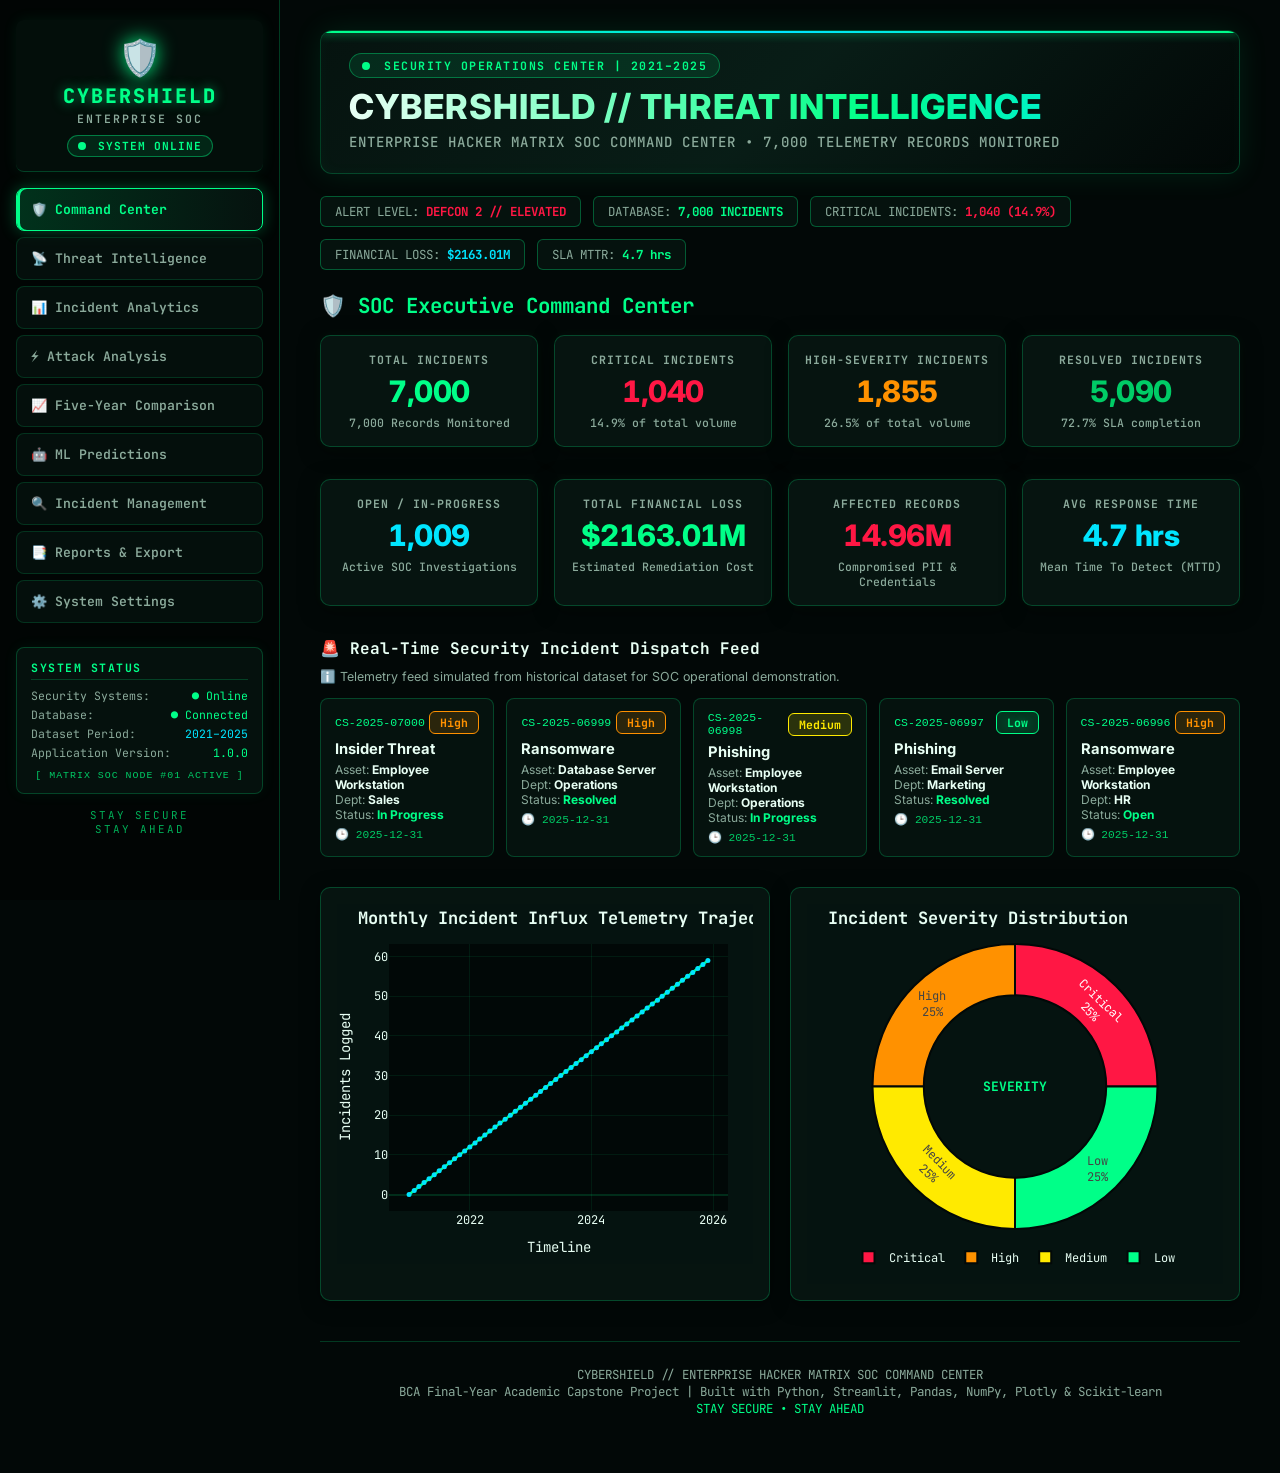
<file: index.html>
<!DOCTYPE html>
<html lang="en">
<head>
    <meta charset="UTF-8">
    <meta name="viewport" content="width=device-width, initial-scale=1.0">
    <title>CYBERSHIELD // ENTERPRISE HACKER MATRIX SOC</title>
    <!-- Google Fonts -->
    <link rel="preconnect" href="https://fonts.googleapis.com">
    <link rel="preconnect" href="https://fonts.gstatic.com" crossorigin>
    <link href="https://fonts.googleapis.com/css2?family=JetBrains+Mono:wght@300;400;500;600;700;800&family=Inter:wght@300;400;500;600;700;800&display=swap" rel="stylesheet">
    <!-- Plotly.js CDN -->
    <script src="https://cdn.plot.ly/plotly-2.35.2.min.js"></script>
    <style>
/* ==============================================================================
   CYBERSHIELD – ENTERPRISE HACKER MATRIX SOC THEME STYLESHEET
   Deep Black • Dark Emerald • Neon Green • Cybersecurity Terminal Design
   ============================================================================== */

@import url('https://fonts.googleapis.com/css2?family=JetBrains+Mono:wght@300;400;500;600;700;800&family=Inter:wght@300;400;500;600;700;800&display=swap');

/* --- Root Variables: Hacker Matrix Palette --- */
:root {
    --bg-main: #020807;
    --bg-sidebar: #010504;
    --bg-card: #061410;
    --bg-secondary: #092019;
    --neon-green: #00FF88;
    --matrix-green: #00CC66;
    --emerald: #00A86B;
    --cyan: #00E5FF;
    --text-white: #E8FFF4;
    --text-muted: #8BAA9B;
    --alert-critical: #FF1744;
    --alert-high: #FF9100;
    --alert-medium: #FFEA00;
    --alert-low: #00FF88;
    --border-green: rgba(0, 255, 136, 0.22);
    --border-green-glow: #00FF88;
}

/* --- Global App Styling --- */
.stApp {
    background-color: var(--bg-main) !important;
    background-image: 
        radial-gradient(circle at 50% 0%, rgba(0, 255, 136, 0.05) 0%, transparent 60%),
        linear-gradient(rgba(0, 255, 136, 0.02) 1px, transparent 1px),
        linear-gradient(90deg, rgba(0, 255, 136, 0.02) 1px, transparent 1px) !important;
    background-size: 100% 100%, 40px 40px, 40px 40px !important;
    color: var(--text-white) !important;
    font-family: 'Inter', -apple-system, BlinkMacSystemFont, 'Segoe UI', Roboto, sans-serif !important;
}

header[data-testid="stHeader"] {
    background: transparent !important;
}

/* --- Left Sidebar: Hacker Matrix Vertical Navigation --- */
section[data-testid="stSidebar"] {
    background-color: var(--bg-sidebar) !important;
    border-right: 1px solid var(--border-green) !important;
    box-shadow: 2px 0 20px rgba(0, 0, 0, 0.8), inset -1px 0 15px rgba(0, 255, 136, 0.03) !important;
    width: 280px !important;
    background-image: 
        linear-gradient(180deg, rgba(0, 255, 136, 0.04) 0%, transparent 40%),
        linear-gradient(rgba(0, 204, 102, 0.02) 1px, transparent 1px) !important;
    background-size: 100% 100%, 100% 20px !important;
}

/* Sidebar Logo / Header */
.sidebar-logo-container {
    text-align: center;
    padding: 16px 10px 14px 10px;
    border-bottom: 1px solid var(--border-green);
    margin-bottom: 16px;
    background: rgba(6, 20, 16, 0.6);
    border-radius: 8px;
    box-shadow: 0 0 15px rgba(0, 255, 136, 0.08);
}

.sidebar-logo-icon {
    font-size: 2.2rem;
    filter: drop-shadow(0 0 10px #00FF88);
}

.sidebar-logo-title {
    font-family: 'JetBrains Mono', monospace;
    font-size: 1.25rem;
    font-weight: 800;
    color: var(--neon-green);
    letter-spacing: 2px;
    margin: 4px 0 2px 0;
    text-shadow: 0 0 12px rgba(0, 255, 136, 0.6);
}

.sidebar-logo-sub {
    font-family: 'JetBrains Mono', monospace;
    font-size: 0.72rem;
    font-weight: 600;
    color: var(--text-muted);
    letter-spacing: 2px;
    text-transform: uppercase;
    margin-bottom: 8px;
}

.sidebar-status-pill {
    display: inline-flex;
    align-items: center;
    gap: 6px;
    background: rgba(0, 255, 136, 0.1);
    border: 1px solid rgba(0, 255, 136, 0.4);
    border-radius: 14px;
    padding: 3px 10px;
    font-family: 'JetBrains Mono', monospace;
    font-size: 0.7rem;
    font-weight: 700;
    color: var(--neon-green);
    letter-spacing: 1px;
}

/* Sidebar Radio Navigation Styling */
div[data-testid="stSidebar"] div[data-testid="stRadio"] > div {
    gap: 5px !important;
}

div[data-testid="stSidebar"] div[data-testid="stRadio"] label {
    background: rgba(6, 20, 16, 0.7) !important;
    border: 1px solid rgba(0, 255, 136, 0.15) !important;
    border-radius: 8px !important;
    padding: 10px 14px !important;
    color: var(--text-muted) !important;
    font-family: 'JetBrains Mono', monospace !important;
    font-size: 0.82rem !important;
    font-weight: 600 !important;
    transition: all 0.25s ease !important;
    cursor: pointer !important;
    margin-bottom: 3px !important;
}

div[data-testid="stSidebar"] div[data-testid="stRadio"] label:hover {
    background: rgba(9, 32, 25, 0.9) !important;
    border-color: var(--neon-green) !important;
    color: var(--text-white) !important;
    box-shadow: 0 0 12px rgba(0, 255, 136, 0.2) !important;
    transform: translateX(3px) !important;
}

div[data-testid="stSidebar"] div[data-testid="stRadio"] label[data-checked="true"] {
    background: linear-gradient(90deg, rgba(0, 255, 136, 0.18) 0%, rgba(6, 20, 16, 0.9) 100%) !important;
    border-color: var(--neon-green) !important;
    color: var(--neon-green) !important;
    font-weight: 700 !important;
    box-shadow: 0 0 16px rgba(0, 255, 136, 0.3), inset 3px 0 0 var(--neon-green) !important;
}

/* Sidebar System Status Card */
.sidebar-status-box {
    background: rgba(6, 20, 16, 0.85);
    border: 1px solid var(--border-green);
    border-radius: 8px;
    padding: 12px 14px;
    margin-top: 18px;
    font-family: 'JetBrains Mono', monospace;
    font-size: 0.72rem;
    box-shadow: 0 0 15px rgba(0, 255, 136, 0.06);
}

.sidebar-status-header {
    color: var(--neon-green);
    font-weight: 700;
    letter-spacing: 1.5px;
    margin-bottom: 8px;
    border-bottom: 1px solid rgba(0, 255, 136, 0.2);
    padding-bottom: 4px;
}

.sidebar-status-row {
    display: flex;
    justify-content: space-between;
    margin: 4px 0;
    color: var(--text-muted);
}

.sidebar-footer-text {
    text-align: center;
    font-family: 'JetBrains Mono', monospace;
    font-size: 0.68rem;
    color: var(--matrix-green);
    letter-spacing: 2px;
    margin-top: 14px;
    opacity: 0.85;
}

/* --- Main Dashboard Banner --- */
.matrix-banner-container {
    background: linear-gradient(135deg, rgba(6, 20, 16, 0.95) 0%, rgba(9, 32, 25, 0.9) 50%, rgba(2, 8, 7, 0.95) 100%);
    border: 1px solid var(--border-green);
    border-radius: 12px;
    padding: 22px 28px;
    margin-bottom: 22px;
    box-shadow: 0 0 30px rgba(0, 255, 136, 0.1), inset 0 0 15px rgba(0, 255, 136, 0.03);
    position: relative;
    overflow: hidden;
}

.matrix-banner-container::before {
    content: "";
    position: absolute;
    top: 0;
    left: 0;
    right: 0;
    height: 2px;
    background: linear-gradient(90deg, #00FF88 0%, #00E5FF 50%, #00FF88 100%);
    box-shadow: 0 0 10px #00FF88;
}

.matrix-badge {
    display: inline-flex;
    align-items: center;
    gap: 8px;
    background: rgba(0, 255, 136, 0.1);
    color: var(--neon-green);
    border: 1px solid rgba(0, 255, 136, 0.35);
    padding: 4px 12px;
    border-radius: 20px;
    font-size: 0.72rem;
    font-weight: 700;
    letter-spacing: 1.5px;
    text-transform: uppercase;
    font-family: 'JetBrains Mono', monospace;
    margin-bottom: 8px;
}

.matrix-title {
    font-size: 2.15rem;
    font-weight: 800;
    letter-spacing: 1px;
    background: linear-gradient(90deg, #E8FFF4 0%, #00FF88 60%, #00E5FF 100%);
    -webkit-background-clip: text;
    -webkit-text-fill-color: transparent;
    margin: 0;
    line-height: 1.2;
    font-family: 'Inter', sans-serif;
}

.matrix-subtitle {
    color: var(--text-muted);
    font-size: 0.88rem;
    font-weight: 500;
    letter-spacing: 1px;
    margin-top: 6px;
    font-family: 'JetBrains Mono', monospace;
}

/* --- Glowing Matrix KPI Cards --- */
.matrix-kpi-card {
    background: var(--bg-card);
    border: 1px solid var(--border-green);
    border-radius: 10px;
    padding: 16px 14px;
    text-align: center;
    box-shadow: 0 4px 20px rgba(0, 0, 0, 0.5), 0 0 12px rgba(0, 255, 136, 0.05);
    transition: all 0.25s ease;
    backdrop-filter: blur(8px);
    margin-bottom: 12px;
}

.matrix-kpi-card:hover {
    border-color: var(--neon-green);
    box-shadow: 0 0 25px rgba(0, 255, 136, 0.25), 0 6px 20px rgba(0, 0, 0, 0.6);
    transform: translateY(-2px);
    background: var(--bg-secondary);
}

.kpi-label {
    font-size: 0.72rem;
    font-weight: 700;
    color: var(--text-muted);
    text-transform: uppercase;
    letter-spacing: 1px;
    font-family: 'JetBrains Mono', monospace;
}

.kpi-metric {
    font-size: 1.85rem;
    font-weight: 800;
    color: var(--text-white);
    margin: 6px 0;
    font-feature-settings: "tnum";
    letter-spacing: -0.5px;
    font-family: 'Inter', sans-serif;
}

.kpi-footer {
    font-size: 0.72rem;
    font-weight: 500;
    color: var(--text-muted);
    font-family: 'JetBrains Mono', monospace;
}

/* --- Pulsating Radar Threat Indicators --- */
.radar-dot {
    display: inline-block;
    width: 8px;
    height: 8px;
    border-radius: 50%;
    margin-right: 6px;
}

.radar-green {
    background-color: var(--neon-green);
    box-shadow: 0 0 0 rgba(0, 255, 136, 0.7);
    animation: pulse-matrix-green 2s infinite;
}

.radar-red {
    background-color: var(--alert-critical);
    box-shadow: 0 0 0 rgba(255, 23, 68, 0.7);
    animation: pulse-matrix-red 1.5s infinite;
}

.radar-cyan {
    background-color: var(--cyan);
    box-shadow: 0 0 0 rgba(0, 229, 255, 0.7);
    animation: pulse-matrix-cyan 2s infinite;
}

@keyframes pulse-matrix-green {
    0% { box-shadow: 0 0 0 0 rgba(0, 255, 136, 0.7); }
    70% { box-shadow: 0 0 0 8px rgba(0, 255, 136, 0); }
    100% { box-shadow: 0 0 0 0 rgba(0, 255, 136, 0); }
}

@keyframes pulse-matrix-red {
    0% { box-shadow: 0 0 0 0 rgba(255, 23, 68, 0.8); }
    70% { box-shadow: 0 0 0 8px rgba(255, 23, 68, 0); }
    100% { box-shadow: 0 0 0 0 rgba(255, 23, 68, 0); }
}

@keyframes pulse-matrix-cyan {
    0% { box-shadow: 0 0 0 0 rgba(0, 229, 255, 0.7); }
    70% { box-shadow: 0 0 0 8px rgba(0, 229, 255, 0); }
    100% { box-shadow: 0 0 0 0 rgba(0, 229, 255, 0); }
}

/* --- Severity Badges --- */
.badge-critical {
    color: #FF1744;
    background: rgba(255, 23, 68, 0.15);
    border: 1px solid #FF1744;
    padding: 3px 10px;
    border-radius: 6px;
    font-weight: 700;
    font-size: 0.72rem;
    font-family: 'JetBrains Mono', monospace;
    text-shadow: 0 0 8px rgba(255, 23, 68, 0.4);
}

.badge-high {
    color: #FF9100;
    background: rgba(255, 145, 0, 0.15);
    border: 1px solid #FF9100;
    padding: 3px 10px;
    border-radius: 6px;
    font-weight: 700;
    font-size: 0.72rem;
    font-family: 'JetBrains Mono', monospace;
}

.badge-medium {
    color: #FFEA00;
    background: rgba(255, 234, 0, 0.15);
    border: 1px solid #FFEA00;
    padding: 3px 10px;
    border-radius: 6px;
    font-weight: 700;
    font-size: 0.72rem;
    font-family: 'JetBrains Mono', monospace;
}

.badge-low {
    color: #00FF88;
    background: rgba(0, 255, 136, 0.15);
    border: 1px solid #00FF88;
    padding: 3px 10px;
    border-radius: 6px;
    font-weight: 700;
    font-size: 0.72rem;
    font-family: 'JetBrains Mono', monospace;
    text-shadow: 0 0 8px rgba(0, 255, 136, 0.4);
}

/* --- Matrix Feed Ticker --- */
.matrix-feed-card {
    background: rgba(6, 20, 16, 0.9);
    border: 1px solid var(--border-green);
    border-radius: 8px;
    padding: 12px 14px;
    margin-bottom: 10px;
    transition: all 0.2s ease;
}

.matrix-feed-card:hover {
    border-color: var(--neon-green);
    background: rgba(9, 32, 25, 0.95);
    box-shadow: 0 0 15px rgba(0, 255, 136, 0.15);
    transform: translateX(3px);
}

/* --- Section Dividers --- */
hr {
    border-color: rgba(0, 255, 136, 0.18) !important;
    margin: 22px 0 !important;
}

/* --- Code & Pre Blocks --- */
pre, code {
    font-family: 'JetBrains Mono', monospace !important;
    background-color: #010504 !important;
    color: #00FF88 !important;
    border: 1px solid rgba(0, 255, 136, 0.2) !important;
}


/* Standalone Layout Overrides */
* {
    box-sizing: border-box;
    margin: 0;
    padding: 0;
}
body {
    background-color: var(--bg-main);
    color: var(--text-white);
    font-family: 'Inter', sans-serif;
    display: flex;
    min-height: 100vh;
}
#sidebar {
    width: 280px;
    background-color: var(--bg-sidebar);
    border-right: 1px solid var(--border-green);
    padding: 20px 16px;
    position: fixed;
    top: 0;
    left: 0;
    bottom: 0;
    overflow-y: auto;
    z-index: 100;
}
#main-content {
    margin-left: 280px;
    flex: 1;
    padding: 30px 40px;
    background-color: var(--bg-main);
    min-height: 100vh;
}
.nav-btn {
    width: 100%;
    display: flex;
    align-items: center;
    gap: 12px;
    background: rgba(6, 20, 16, 0.7);
    border: 1px solid rgba(0, 255, 136, 0.15);
    border-radius: 8px;
    padding: 12px 14px;
    color: var(--text-muted);
    font-family: 'JetBrains Mono', monospace;
    font-size: 0.82rem;
    font-weight: 600;
    cursor: pointer;
    transition: all 0.25s ease;
    text-align: left;
    margin-bottom: 6px;
}
.nav-btn:hover {
    background: rgba(9, 32, 25, 0.9);
    border-color: var(--neon-green);
    color: var(--text-white);
    box-shadow: 0 0 12px rgba(0, 255, 136, 0.2);
    transform: translateX(3px);
}
.nav-btn.active {
    background: linear-gradient(90deg, rgba(0, 255, 136, 0.18) 0%, rgba(6, 20, 16, 0.9) 100%);
    border-color: var(--neon-green);
    color: var(--neon-green);
    font-weight: 700;
    box-shadow: 0 0 16px rgba(0, 255, 136, 0.3), inset 3px 0 0 var(--neon-green);
}
.grid-2 {
    display: grid;
    grid-template-columns: 1fr 1fr;
    gap: 20px;
    margin-bottom: 24px;
}
.grid-4 {
    display: grid;
    grid-template-columns: repeat(4, 1fr);
    gap: 16px;
    margin-bottom: 20px;
}
.grid-5 {
    display: grid;
    grid-template-columns: repeat(5, 1fr);
    gap: 12px;
    margin-bottom: 20px;
}
.chart-box {
    background: var(--bg-card);
    border: 1px solid var(--border-green);
    border-radius: 10px;
    padding: 16px;
    box-shadow: 0 4px 20px rgba(0, 0, 0, 0.4);
}
.table-container {
    overflow-x: auto;
    background: var(--bg-card);
    border: 1px solid var(--border-green);
    border-radius: 10px;
    padding: 16px;
    margin-top: 14px;
}
table.matrix-table {
    width: 100%;
    border-collapse: collapse;
    font-family: 'JetBrains Mono', monospace;
    font-size: 0.78rem;
    text-align: left;
}
table.matrix-table th {
    background: rgba(9, 32, 25, 0.9);
    color: #00FF88;
    padding: 10px 12px;
    border-bottom: 1px solid #00FF88;
    text-transform: uppercase;
    letter-spacing: 1px;
}
table.matrix-table td {
    padding: 10px 12px;
    border-bottom: 1px solid rgba(0, 255, 136, 0.1);
    color: var(--text-white);
}
table.matrix-table tr:hover td {
    background: rgba(9, 32, 25, 0.5);
}
.view-section {
    display: none;
}
.view-section.active {
    display: block;
}
.search-input {
    width: 100%;
    background: #010504;
    border: 1px solid var(--border-green);
    color: #00FF88;
    font-family: 'JetBrains Mono', monospace;
    font-size: 0.85rem;
    padding: 12px 16px;
    border-radius: 8px;
    outline: none;
    margin-bottom: 16px;
}
.search-input:focus {
    border-color: #00FF88;
    box-shadow: 0 0 15px rgba(0, 255, 136, 0.3);
}
.sim-select, .sim-input {
    width: 100%;
    background: #010504;
    border: 1px solid var(--border-green);
    color: #E8FFF4;
    font-family: 'JetBrains Mono', monospace;
    font-size: 0.82rem;
    padding: 10px 12px;
    border-radius: 6px;
    margin-bottom: 12px;
}
.action-btn {
    background: linear-gradient(90deg, #00A86B 0%, #00FF88 100%);
    color: #020807;
    font-family: 'JetBrains Mono', monospace;
    font-weight: 800;
    font-size: 0.85rem;
    padding: 12px 24px;
    border: none;
    border-radius: 6px;
    cursor: pointer;
    box-shadow: 0 0 15px rgba(0, 255, 136, 0.4);
    transition: all 0.2s ease;
}
.action-btn:hover {
    box-shadow: 0 0 25px rgba(0, 255, 136, 0.7);
    transform: translateY(-2px);
}
</style>
</head>
<body>

<!-- ==============================================================================
     LEFT SIDEBAR: HACKER MATRIX VERTICAL NAVIGATION
     ============================================================================== -->
<aside id="sidebar">
    <div class="sidebar-logo-container">
        <div class="sidebar-logo-icon">🛡️</div>
        <div class="sidebar-logo-title">CYBERSHIELD</div>
        <div class="sidebar-logo-sub">ENTERPRISE SOC</div>
        <div class="sidebar-status-pill">
            <span class="radar-dot radar-green"></span> SYSTEM ONLINE
        </div>
    </div>

    <!-- 9 Interactive Navigation Options -->
    <button class="nav-btn active" onclick="switchTab('command-center', this)">🛡️ Command Center</button>
    <button class="nav-btn" onclick="switchTab('threat-intelligence', this)">📡 Threat Intelligence</button>
    <button class="nav-btn" onclick="switchTab('incident-analytics', this)">📊 Incident Analytics</button>
    <button class="nav-btn" onclick="switchTab('attack-analysis', this)">⚡ Attack Analysis</button>
    <button class="nav-btn" onclick="switchTab('five-year-comp', this)">📈 Five-Year Comparison</button>
    <button class="nav-btn" onclick="switchTab('ml-predictions', this)">🤖 ML Predictions</button>
    <button class="nav-btn" onclick="switchTab('incident-mgmt', this)">🔍 Incident Management</button>
    <button class="nav-btn" onclick="switchTab('reports-export', this)">📑 Reports & Export</button>
    <button class="nav-btn" onclick="switchTab('system-settings', this)">⚙️ System Settings</button>

    <!-- Sidebar System Status Box -->
    <div class="sidebar-status-box" style="margin-top: 24px;">
        <div class="sidebar-status-header">SYSTEM STATUS</div>
        <div class="sidebar-status-row">
            <span>Security Systems:</span>
            <span style="color: #00FF88;">● Online</span>
        </div>
        <div class="sidebar-status-row">
            <span>Database:</span>
            <span style="color: #00FF88;">● Connected</span>
        </div>
        <div class="sidebar-status-row">
            <span>Dataset Period:</span>
            <span style="color: #00E5FF;">2021–2025</span>
        </div>
        <div class="sidebar-status-row">
            <span>Application Version:</span>
            <span style="color: #00FF88;">1.0.0</span>
        </div>
        <div style="margin-top: 10px; font-size: 0.62rem; color: #00CC66; text-align: center; font-family: monospace; letter-spacing: 1px;">
            [ MATRIX SOC NODE #01 ACTIVE ]
        </div>
    </div>
    <div class="sidebar-footer-text">
        STAY SECURE<br>STAY AHEAD
    </div>
</aside>

<!-- ==============================================================================
     MAIN CONTENT AREA
     ============================================================================== -->
<main id="main-content">

    <!-- Header Banner -->
    <div class="matrix-banner-container">
        <div class="matrix-badge">
            <span class="radar-dot radar-green"></span>
            SECURITY OPERATIONS CENTER | 2021–2025
        </div>
        <div class="matrix-title">CYBERSHIELD // THREAT INTELLIGENCE</div>
        <div class="matrix-subtitle">ENTERPRISE HACKER MATRIX SOC COMMAND CENTER • 7,000 TELEMETRY RECORDS MONITORED</div>
    </div>

    <!-- Quick Stats Bar -->
    <div style="display: flex; gap: 12px; flex-wrap: wrap; margin-bottom: 22px; font-family: 'JetBrains Mono', monospace; font-size: 0.78rem;">
        <div style="background: rgba(6, 20, 16, 0.9); border: 1px solid rgba(0, 255, 136, 0.3); border-radius: 6px; padding: 6px 14px;">
            <span style="color: #8BAA9B;">ALERT LEVEL:</span> <b style="color: #FF1744;">DEFCON 2 // ELEVATED</b>
        </div>
        <div style="background: rgba(6, 20, 16, 0.9); border: 1px solid rgba(0, 255, 136, 0.3); border-radius: 6px; padding: 6px 14px;">
            <span style="color: #8BAA9B;">DATABASE:</span> <b style="color: #00FF88;">7,000 INCIDENTS</b>
        </div>
        <div style="background: rgba(6, 20, 16, 0.9); border: 1px solid rgba(0, 255, 136, 0.3); border-radius: 6px; padding: 6px 14px;">
            <span style="color: #8BAA9B;">CRITICAL INCIDENTS:</span> <b style="color: #FF1744;">1,040 (14.9%)</b>
        </div>
        <div style="background: rgba(6, 20, 16, 0.9); border: 1px solid rgba(0, 255, 136, 0.3); border-radius: 6px; padding: 6px 14px;">
            <span style="color: #8BAA9B;">FINANCIAL LOSS:</span> <b style="color: #00E5FF;">$2163.01M</b>
        </div>
        <div style="background: rgba(6, 20, 16, 0.9); border: 1px solid rgba(0, 255, 136, 0.3); border-radius: 6px; padding: 6px 14px;">
            <span style="color: #8BAA9B;">SLA MTTR:</span> <b style="color: #00FF88;">4.7 hrs</b>
        </div>
    </div>

    <!-- VIEW 1: COMMAND CENTER -->
    <div id="command-center" class="view-section active">
        <h2 style="color: #00FF88; font-family: 'JetBrains Mono', monospace; font-size: 1.3rem; margin-bottom: 16px;">🛡️ SOC Executive Command Center</h2>
        
        <!-- 8 Glowing KPI Cards -->
        <div class="grid-4">
            <div class="matrix-kpi-card">
                <div class="kpi-label">Total Incidents</div>
                <div class="kpi-metric" style="color: #00FF88;">7,000</div>
                <div class="kpi-footer">7,000 Records Monitored</div>
            </div>
            <div class="matrix-kpi-card">
                <div class="kpi-label">Critical Incidents</div>
                <div class="kpi-metric" style="color: #FF1744;">1,040</div>
                <div class="kpi-footer">14.9% of total volume</div>
            </div>
            <div class="matrix-kpi-card">
                <div class="kpi-label">High-Severity Incidents</div>
                <div class="kpi-metric" style="color: #FF9100;">1,855</div>
                <div class="kpi-footer">26.5% of total volume</div>
            </div>
            <div class="matrix-kpi-card">
                <div class="kpi-label">Resolved Incidents</div>
                <div class="kpi-metric" style="color: #00CC66;">5,090</div>
                <div class="kpi-footer">72.7% SLA completion</div>
            </div>
        </div>

        <div class="grid-4">
            <div class="matrix-kpi-card">
                <div class="kpi-label">Open / In-Progress</div>
                <div class="kpi-metric" style="color: #00E5FF;">1,009</div>
                <div class="kpi-footer">Active SOC Investigations</div>
            </div>
            <div class="matrix-kpi-card">
                <div class="kpi-label">Total Financial Loss</div>
                <div class="kpi-metric" style="color: #00FF88;">$2163.01M</div>
                <div class="kpi-footer">Estimated Remediation Cost</div>
            </div>
            <div class="matrix-kpi-card">
                <div class="kpi-label">Affected Records</div>
                <div class="kpi-metric" style="color: #FF1744;">14.96M</div>
                <div class="kpi-footer">Compromised PII & Credentials</div>
            </div>
            <div class="matrix-kpi-card">
                <div class="kpi-label">Avg Response Time</div>
                <div class="kpi-metric" style="color: #00E5FF;">4.7 hrs</div>
                <div class="kpi-footer">Mean Time To Detect (MTTD)</div>
            </div>
        </div>

        <h3 style="color: #E8FFF4; font-family: 'JetBrains Mono', monospace; font-size: 1rem; margin: 20px 0 10px 0;">🚨 Real-Time Security Incident Dispatch Feed</h3>
        <p style="font-size: 0.78rem; color: #8BAA9B; margin-bottom: 14px;">ℹ️ Telemetry feed simulated from historical dataset for SOC operational demonstration.</p>
        
        <div class="grid-5">
            
        <div class="matrix-feed-card">
            <div style="display: flex; justify-content: space-between; align-items: center; margin-bottom: 6px;">
                <span style="font-family: monospace; font-size: 0.72rem; color: #00FF88;">CS-2025-07000</span>
                <span class="badge-high">High</span>
            </div>
            <div style="font-size: 0.92rem; font-weight: 700; color: #E8FFF4; margin-bottom: 4px;">Insider Threat</div>
            <div style="font-size: 0.75rem; color: #8BAA9B;">Asset: <b style="color: #E8FFF4;">Employee Workstation</b></div>
            <div style="font-size: 0.75rem; color: #8BAA9B;">Dept: <b style="color: #E8FFF4;">Sales</b></div>
            <div style="font-size: 0.75rem; color: #8BAA9B;">Status: <b style="color: #00FF88;">In Progress</b></div>
            <div style="font-size: 0.7rem; color: #00CC66; margin-top: 6px; font-family: monospace;">🕒 2025-12-31</div>
        </div>
        
        <div class="matrix-feed-card">
            <div style="display: flex; justify-content: space-between; align-items: center; margin-bottom: 6px;">
                <span style="font-family: monospace; font-size: 0.72rem; color: #00FF88;">CS-2025-06999</span>
                <span class="badge-high">High</span>
            </div>
            <div style="font-size: 0.92rem; font-weight: 700; color: #E8FFF4; margin-bottom: 4px;">Ransomware</div>
            <div style="font-size: 0.75rem; color: #8BAA9B;">Asset: <b style="color: #E8FFF4;">Database Server</b></div>
            <div style="font-size: 0.75rem; color: #8BAA9B;">Dept: <b style="color: #E8FFF4;">Operations</b></div>
            <div style="font-size: 0.75rem; color: #8BAA9B;">Status: <b style="color: #00FF88;">Resolved</b></div>
            <div style="font-size: 0.7rem; color: #00CC66; margin-top: 6px; font-family: monospace;">🕒 2025-12-31</div>
        </div>
        
        <div class="matrix-feed-card">
            <div style="display: flex; justify-content: space-between; align-items: center; margin-bottom: 6px;">
                <span style="font-family: monospace; font-size: 0.72rem; color: #00FF88;">CS-2025-06998</span>
                <span class="badge-medium">Medium</span>
            </div>
            <div style="font-size: 0.92rem; font-weight: 700; color: #E8FFF4; margin-bottom: 4px;">Phishing</div>
            <div style="font-size: 0.75rem; color: #8BAA9B;">Asset: <b style="color: #E8FFF4;">Employee Workstation</b></div>
            <div style="font-size: 0.75rem; color: #8BAA9B;">Dept: <b style="color: #E8FFF4;">Operations</b></div>
            <div style="font-size: 0.75rem; color: #8BAA9B;">Status: <b style="color: #00FF88;">In Progress</b></div>
            <div style="font-size: 0.7rem; color: #00CC66; margin-top: 6px; font-family: monospace;">🕒 2025-12-31</div>
        </div>
        
        <div class="matrix-feed-card">
            <div style="display: flex; justify-content: space-between; align-items: center; margin-bottom: 6px;">
                <span style="font-family: monospace; font-size: 0.72rem; color: #00FF88;">CS-2025-06997</span>
                <span class="badge-low">Low</span>
            </div>
            <div style="font-size: 0.92rem; font-weight: 700; color: #E8FFF4; margin-bottom: 4px;">Phishing</div>
            <div style="font-size: 0.75rem; color: #8BAA9B;">Asset: <b style="color: #E8FFF4;">Email Server</b></div>
            <div style="font-size: 0.75rem; color: #8BAA9B;">Dept: <b style="color: #E8FFF4;">Marketing</b></div>
            <div style="font-size: 0.75rem; color: #8BAA9B;">Status: <b style="color: #00FF88;">Resolved</b></div>
            <div style="font-size: 0.7rem; color: #00CC66; margin-top: 6px; font-family: monospace;">🕒 2025-12-31</div>
        </div>
        
        <div class="matrix-feed-card">
            <div style="display: flex; justify-content: space-between; align-items: center; margin-bottom: 6px;">
                <span style="font-family: monospace; font-size: 0.72rem; color: #00FF88;">CS-2025-06996</span>
                <span class="badge-high">High</span>
            </div>
            <div style="font-size: 0.92rem; font-weight: 700; color: #E8FFF4; margin-bottom: 4px;">Ransomware</div>
            <div style="font-size: 0.75rem; color: #8BAA9B;">Asset: <b style="color: #E8FFF4;">Employee Workstation</b></div>
            <div style="font-size: 0.75rem; color: #8BAA9B;">Dept: <b style="color: #E8FFF4;">HR</b></div>
            <div style="font-size: 0.75rem; color: #8BAA9B;">Status: <b style="color: #00FF88;">Open</b></div>
            <div style="font-size: 0.7rem; color: #00CC66; margin-top: 6px; font-family: monospace;">🕒 2025-12-31</div>
        </div>
        
        </div>

        <div class="grid-2" style="margin-top: 20px;">
            <div class="chart-box"><div style="height:360px; width:100%;">                            <div id="a116b881-4b86-4ace-8967-99b2f7b742dd" class="plotly-graph-div" style="height:100%; width:100%;"></div>            <script>                window.PLOTLYENV=window.PLOTLYENV || {};                                if (document.getElementById("a116b881-4b86-4ace-8967-99b2f7b742dd")) {                    Plotly.newPlot(                        "a116b881-4b86-4ace-8967-99b2f7b742dd",                        [{"hovertemplate":"Year_Month=%{x}\u003cbr\u003eIncidents=%{y}\u003cextra\u003e\u003c\u002fextra\u003e","legendgroup":"","line":{"color":"#00FF88","dash":"solid","width":2.5},"marker":{"symbol":"circle","color":"#00E5FF","size":5},"mode":"lines+markers","name":"","orientation":"v","showlegend":false,"x":["2021-01","2021-02","2021-03","2021-04","2021-05","2021-06","2021-07","2021-08","2021-09","2021-10","2021-11","2021-12","2022-01","2022-02","2022-03","2022-04","2022-05","2022-06","2022-07","2022-08","2022-09","2022-10","2022-11","2022-12","2023-01","2023-02","2023-03","2023-04","2023-05","2023-06","2023-07","2023-08","2023-09","2023-10","2023-11","2023-12","2024-01","2024-02","2024-03","2024-04","2024-05","2024-06","2024-07","2024-08","2024-09","2024-10","2024-11","2024-12","2025-01","2025-02","2025-03","2025-04","2025-05","2025-06","2025-07","2025-08","2025-09","2025-10","2025-11","2025-12"],"xaxis":"x","y":{"dtype":"i2","bdata":"KgA4AEYAXABUAEkAUgBfAGYAaQBpAF8AZQBjAHgAegB0AHIAcAB6AG0AeAB2AHQAhQBxAHMAegCJAJMAjABxAGQAeABvAJgAggB5AHcAhgB8AHIAggCEAH8AcwB6AIUAjQBcAHQAhgCXAIoAjACKAIsAmQCXAIUA"},"yaxis":"y","type":"scatter"}],                        {"template":{"data":{"barpolar":[{"marker":{"line":{"color":"rgb(17,17,17)","width":0.5},"pattern":{"fillmode":"overlay","size":10,"solidity":0.2}},"type":"barpolar"}],"bar":[{"error_x":{"color":"#f2f5fa"},"error_y":{"color":"#f2f5fa"},"marker":{"line":{"color":"rgb(17,17,17)","width":0.5},"pattern":{"fillmode":"overlay","size":10,"solidity":0.2}},"type":"bar"}],"carpet":[{"aaxis":{"endlinecolor":"#A2B1C6","gridcolor":"#506784","linecolor":"#506784","minorgridcolor":"#506784","startlinecolor":"#A2B1C6"},"baxis":{"endlinecolor":"#A2B1C6","gridcolor":"#506784","linecolor":"#506784","minorgridcolor":"#506784","startlinecolor":"#A2B1C6"},"type":"carpet"}],"choropleth":[{"colorbar":{"outlinewidth":0,"ticks":""},"type":"choropleth"}],"contourcarpet":[{"colorbar":{"outlinewidth":0,"ticks":""},"type":"contourcarpet"}],"contour":[{"colorbar":{"outlinewidth":0,"ticks":""},"colorscale":[[0.0,"#0d0887"],[0.1111111111111111,"#46039f"],[0.2222222222222222,"#7201a8"],[0.3333333333333333,"#9c179e"],[0.4444444444444444,"#bd3786"],[0.5555555555555556,"#d8576b"],[0.6666666666666666,"#ed7953"],[0.7777777777777778,"#fb9f3a"],[0.8888888888888888,"#fdca26"],[1.0,"#f0f921"]],"type":"contour"}],"heatmap":[{"colorbar":{"outlinewidth":0,"ticks":""},"colorscale":[[0.0,"#0d0887"],[0.1111111111111111,"#46039f"],[0.2222222222222222,"#7201a8"],[0.3333333333333333,"#9c179e"],[0.4444444444444444,"#bd3786"],[0.5555555555555556,"#d8576b"],[0.6666666666666666,"#ed7953"],[0.7777777777777778,"#fb9f3a"],[0.8888888888888888,"#fdca26"],[1.0,"#f0f921"]],"type":"heatmap"}],"histogram2dcontour":[{"colorbar":{"outlinewidth":0,"ticks":""},"colorscale":[[0.0,"#0d0887"],[0.1111111111111111,"#46039f"],[0.2222222222222222,"#7201a8"],[0.3333333333333333,"#9c179e"],[0.4444444444444444,"#bd3786"],[0.5555555555555556,"#d8576b"],[0.6666666666666666,"#ed7953"],[0.7777777777777778,"#fb9f3a"],[0.8888888888888888,"#fdca26"],[1.0,"#f0f921"]],"type":"histogram2dcontour"}],"histogram2d":[{"colorbar":{"outlinewidth":0,"ticks":""},"colorscale":[[0.0,"#0d0887"],[0.1111111111111111,"#46039f"],[0.2222222222222222,"#7201a8"],[0.3333333333333333,"#9c179e"],[0.4444444444444444,"#bd3786"],[0.5555555555555556,"#d8576b"],[0.6666666666666666,"#ed7953"],[0.7777777777777778,"#fb9f3a"],[0.8888888888888888,"#fdca26"],[1.0,"#f0f921"]],"type":"histogram2d"}],"histogram":[{"marker":{"pattern":{"fillmode":"overlay","size":10,"solidity":0.2}},"type":"histogram"}],"mesh3d":[{"colorbar":{"outlinewidth":0,"ticks":""},"type":"mesh3d"}],"parcoords":[{"line":{"colorbar":{"outlinewidth":0,"ticks":""}},"type":"parcoords"}],"pie":[{"automargin":true,"type":"pie"}],"scatter3d":[{"line":{"colorbar":{"outlinewidth":0,"ticks":""}},"marker":{"colorbar":{"outlinewidth":0,"ticks":""}},"type":"scatter3d"}],"scattercarpet":[{"marker":{"colorbar":{"outlinewidth":0,"ticks":""}},"type":"scattercarpet"}],"scattergeo":[{"marker":{"colorbar":{"outlinewidth":0,"ticks":""}},"type":"scattergeo"}],"scattergl":[{"marker":{"line":{"color":"#283442"}},"type":"scattergl"}],"scattermap":[{"marker":{"colorbar":{"outlinewidth":0,"ticks":""}},"type":"scattermap"}],"scatterpolargl":[{"marker":{"colorbar":{"outlinewidth":0,"ticks":""}},"type":"scatterpolargl"}],"scatterpolar":[{"marker":{"colorbar":{"outlinewidth":0,"ticks":""}},"type":"scatterpolar"}],"scatter":[{"marker":{"line":{"color":"#283442"}},"type":"scatter"}],"scatterternary":[{"marker":{"colorbar":{"outlinewidth":0,"ticks":""}},"type":"scatterternary"}],"surface":[{"colorbar":{"outlinewidth":0,"ticks":""},"colorscale":[[0.0,"#0d0887"],[0.1111111111111111,"#46039f"],[0.2222222222222222,"#7201a8"],[0.3333333333333333,"#9c179e"],[0.4444444444444444,"#bd3786"],[0.5555555555555556,"#d8576b"],[0.6666666666666666,"#ed7953"],[0.7777777777777778,"#fb9f3a"],[0.8888888888888888,"#fdca26"],[1.0,"#f0f921"]],"type":"surface"}],"table":[{"cells":{"fill":{"color":"#506784"},"line":{"color":"rgb(17,17,17)"}},"header":{"fill":{"color":"#2a3f5f"},"line":{"color":"rgb(17,17,17)"}},"type":"table"}]},"layout":{"annotationdefaults":{"arrowcolor":"#f2f5fa","arrowhead":0,"arrowwidth":1},"autotypenumbers":"strict","coloraxis":{"colorbar":{"outlinewidth":0,"ticks":""}},"colorscale":{"diverging":[[0,"#8e0152"],[0.1,"#c51b7d"],[0.2,"#de77ae"],[0.3,"#f1b6da"],[0.4,"#fde0ef"],[0.5,"#f7f7f7"],[0.6,"#e6f5d0"],[0.7,"#b8e186"],[0.8,"#7fbc41"],[0.9,"#4d9221"],[1,"#276419"]],"sequential":[[0.0,"#0d0887"],[0.1111111111111111,"#46039f"],[0.2222222222222222,"#7201a8"],[0.3333333333333333,"#9c179e"],[0.4444444444444444,"#bd3786"],[0.5555555555555556,"#d8576b"],[0.6666666666666666,"#ed7953"],[0.7777777777777778,"#fb9f3a"],[0.8888888888888888,"#fdca26"],[1.0,"#f0f921"]],"sequentialminus":[[0.0,"#0d0887"],[0.1111111111111111,"#46039f"],[0.2222222222222222,"#7201a8"],[0.3333333333333333,"#9c179e"],[0.4444444444444444,"#bd3786"],[0.5555555555555556,"#d8576b"],[0.6666666666666666,"#ed7953"],[0.7777777777777778,"#fb9f3a"],[0.8888888888888888,"#fdca26"],[1.0,"#f0f921"]]},"colorway":["#636efa","#EF553B","#00cc96","#ab63fa","#FFA15A","#19d3f3","#FF6692","#B6E880","#FF97FF","#FECB52"],"font":{"color":"#f2f5fa"},"geo":{"bgcolor":"rgb(17,17,17)","lakecolor":"rgb(17,17,17)","landcolor":"rgb(17,17,17)","showlakes":true,"showland":true,"subunitcolor":"#506784"},"hoverlabel":{"align":"left"},"hovermode":"closest","paper_bgcolor":"rgb(17,17,17)","plot_bgcolor":"rgb(17,17,17)","polar":{"angularaxis":{"gridcolor":"#506784","linecolor":"#506784","ticks":""},"bgcolor":"rgb(17,17,17)","radialaxis":{"gridcolor":"#506784","linecolor":"#506784","ticks":""}},"scene":{"xaxis":{"backgroundcolor":"rgb(17,17,17)","gridcolor":"#506784","gridwidth":2,"linecolor":"#506784","showbackground":true,"ticks":"","zerolinecolor":"#C8D4E3"},"yaxis":{"backgroundcolor":"rgb(17,17,17)","gridcolor":"#506784","gridwidth":2,"linecolor":"#506784","showbackground":true,"ticks":"","zerolinecolor":"#C8D4E3"},"zaxis":{"backgroundcolor":"rgb(17,17,17)","gridcolor":"#506784","gridwidth":2,"linecolor":"#506784","showbackground":true,"ticks":"","zerolinecolor":"#C8D4E3"}},"shapedefaults":{"line":{"color":"#f2f5fa"}},"sliderdefaults":{"bgcolor":"#C8D4E3","bordercolor":"rgb(17,17,17)","borderwidth":1,"tickwidth":0},"ternary":{"aaxis":{"gridcolor":"#506784","linecolor":"#506784","ticks":""},"baxis":{"gridcolor":"#506784","linecolor":"#506784","ticks":""},"bgcolor":"rgb(17,17,17)","caxis":{"gridcolor":"#506784","linecolor":"#506784","ticks":""}},"title":{"x":0.05},"updatemenudefaults":{"bgcolor":"#506784","borderwidth":0},"xaxis":{"automargin":true,"gridcolor":"#283442","linecolor":"#506784","ticks":"","title":{"standoff":15},"zerolinecolor":"#283442","zerolinewidth":2},"yaxis":{"automargin":true,"gridcolor":"#283442","linecolor":"#506784","ticks":"","title":{"standoff":15},"zerolinecolor":"#283442","zerolinewidth":2}}},"xaxis":{"anchor":"y","domain":[0.0,1.0],"title":{"text":"Timeline"},"gridcolor":"rgba(0, 255, 136, 0.08)","zerolinecolor":"rgba(0, 255, 136, 0.15)"},"yaxis":{"anchor":"x","domain":[0.0,1.0],"title":{"text":"Incidents Logged"},"gridcolor":"rgba(0, 255, 136, 0.08)","zerolinecolor":"rgba(0, 255, 136, 0.15)"},"legend":{"tracegroupgap":0},"title":{"text":"\u003cb\u003eMonthly Incident Influx Telemetry Trajectory (2021\u20132025)\u003c\u002fb\u003e"},"font":{"color":"#E8FFF4","family":"'JetBrains Mono', 'Inter', monospace"},"margin":{"l":25,"r":25,"t":40,"b":25},"paper_bgcolor":"rgba(6, 20, 16, 0.95)","plot_bgcolor":"rgba(2, 8, 7, 0.95)","height":360},                        {"responsive": true}                    )                };            </script>        </div></div>
            <div class="chart-box"><div style="height:380px; width:100%;">                            <div id="c5109e82-d9db-41fb-8ca7-0b39088c43c1" class="plotly-graph-div" style="height:100%; width:100%;"></div>            <script>                window.PLOTLYENV=window.PLOTLYENV || {};                                if (document.getElementById("c5109e82-d9db-41fb-8ca7-0b39088c43c1")) {                    Plotly.newPlot(                        "c5109e82-d9db-41fb-8ca7-0b39088c43c1",                        [{"customdata":[["Critical"],["High"],["Medium"],["Low"]],"domain":{"x":[0.0,1.0],"y":[0.0,1.0]},"hole":0.64,"hovertemplate":"Severity=%{customdata[0]}\u003cbr\u003eCount=%{value}\u003cextra\u003e\u003c\u002fextra\u003e","labels":["Critical","High","Medium","Low"],"legendgroup":"","marker":{"colors":["#FF1744","#FF9100","#FFEA00","#00FF88"],"line":{"color":"#020807","width":2}},"name":"","showlegend":true,"values":{"dtype":"i2","bdata":"EAQ\u002fB38JigY="},"type":"pie","hoverinfo":"label+value+percent","textinfo":"percent+label"}],                        {"template":{"data":{"barpolar":[{"marker":{"line":{"color":"rgb(17,17,17)","width":0.5},"pattern":{"fillmode":"overlay","size":10,"solidity":0.2}},"type":"barpolar"}],"bar":[{"error_x":{"color":"#f2f5fa"},"error_y":{"color":"#f2f5fa"},"marker":{"line":{"color":"rgb(17,17,17)","width":0.5},"pattern":{"fillmode":"overlay","size":10,"solidity":0.2}},"type":"bar"}],"carpet":[{"aaxis":{"endlinecolor":"#A2B1C6","gridcolor":"#506784","linecolor":"#506784","minorgridcolor":"#506784","startlinecolor":"#A2B1C6"},"baxis":{"endlinecolor":"#A2B1C6","gridcolor":"#506784","linecolor":"#506784","minorgridcolor":"#506784","startlinecolor":"#A2B1C6"},"type":"carpet"}],"choropleth":[{"colorbar":{"outlinewidth":0,"ticks":""},"type":"choropleth"}],"contourcarpet":[{"colorbar":{"outlinewidth":0,"ticks":""},"type":"contourcarpet"}],"contour":[{"colorbar":{"outlinewidth":0,"ticks":""},"colorscale":[[0.0,"#0d0887"],[0.1111111111111111,"#46039f"],[0.2222222222222222,"#7201a8"],[0.3333333333333333,"#9c179e"],[0.4444444444444444,"#bd3786"],[0.5555555555555556,"#d8576b"],[0.6666666666666666,"#ed7953"],[0.7777777777777778,"#fb9f3a"],[0.8888888888888888,"#fdca26"],[1.0,"#f0f921"]],"type":"contour"}],"heatmap":[{"colorbar":{"outlinewidth":0,"ticks":""},"colorscale":[[0.0,"#0d0887"],[0.1111111111111111,"#46039f"],[0.2222222222222222,"#7201a8"],[0.3333333333333333,"#9c179e"],[0.4444444444444444,"#bd3786"],[0.5555555555555556,"#d8576b"],[0.6666666666666666,"#ed7953"],[0.7777777777777778,"#fb9f3a"],[0.8888888888888888,"#fdca26"],[1.0,"#f0f921"]],"type":"heatmap"}],"histogram2dcontour":[{"colorbar":{"outlinewidth":0,"ticks":""},"colorscale":[[0.0,"#0d0887"],[0.1111111111111111,"#46039f"],[0.2222222222222222,"#7201a8"],[0.3333333333333333,"#9c179e"],[0.4444444444444444,"#bd3786"],[0.5555555555555556,"#d8576b"],[0.6666666666666666,"#ed7953"],[0.7777777777777778,"#fb9f3a"],[0.8888888888888888,"#fdca26"],[1.0,"#f0f921"]],"type":"histogram2dcontour"}],"histogram2d":[{"colorbar":{"outlinewidth":0,"ticks":""},"colorscale":[[0.0,"#0d0887"],[0.1111111111111111,"#46039f"],[0.2222222222222222,"#7201a8"],[0.3333333333333333,"#9c179e"],[0.4444444444444444,"#bd3786"],[0.5555555555555556,"#d8576b"],[0.6666666666666666,"#ed7953"],[0.7777777777777778,"#fb9f3a"],[0.8888888888888888,"#fdca26"],[1.0,"#f0f921"]],"type":"histogram2d"}],"histogram":[{"marker":{"pattern":{"fillmode":"overlay","size":10,"solidity":0.2}},"type":"histogram"}],"mesh3d":[{"colorbar":{"outlinewidth":0,"ticks":""},"type":"mesh3d"}],"parcoords":[{"line":{"colorbar":{"outlinewidth":0,"ticks":""}},"type":"parcoords"}],"pie":[{"automargin":true,"type":"pie"}],"scatter3d":[{"line":{"colorbar":{"outlinewidth":0,"ticks":""}},"marker":{"colorbar":{"outlinewidth":0,"ticks":""}},"type":"scatter3d"}],"scattercarpet":[{"marker":{"colorbar":{"outlinewidth":0,"ticks":""}},"type":"scattercarpet"}],"scattergeo":[{"marker":{"colorbar":{"outlinewidth":0,"ticks":""}},"type":"scattergeo"}],"scattergl":[{"marker":{"line":{"color":"#283442"}},"type":"scattergl"}],"scattermap":[{"marker":{"colorbar":{"outlinewidth":0,"ticks":""}},"type":"scattermap"}],"scatterpolargl":[{"marker":{"colorbar":{"outlinewidth":0,"ticks":""}},"type":"scatterpolargl"}],"scatterpolar":[{"marker":{"colorbar":{"outlinewidth":0,"ticks":""}},"type":"scatterpolar"}],"scatter":[{"marker":{"line":{"color":"#283442"}},"type":"scatter"}],"scatterternary":[{"marker":{"colorbar":{"outlinewidth":0,"ticks":""}},"type":"scatterternary"}],"surface":[{"colorbar":{"outlinewidth":0,"ticks":""},"colorscale":[[0.0,"#0d0887"],[0.1111111111111111,"#46039f"],[0.2222222222222222,"#7201a8"],[0.3333333333333333,"#9c179e"],[0.4444444444444444,"#bd3786"],[0.5555555555555556,"#d8576b"],[0.6666666666666666,"#ed7953"],[0.7777777777777778,"#fb9f3a"],[0.8888888888888888,"#fdca26"],[1.0,"#f0f921"]],"type":"surface"}],"table":[{"cells":{"fill":{"color":"#506784"},"line":{"color":"rgb(17,17,17)"}},"header":{"fill":{"color":"#2a3f5f"},"line":{"color":"rgb(17,17,17)"}},"type":"table"}]},"layout":{"annotationdefaults":{"arrowcolor":"#f2f5fa","arrowhead":0,"arrowwidth":1},"autotypenumbers":"strict","coloraxis":{"colorbar":{"outlinewidth":0,"ticks":""}},"colorscale":{"diverging":[[0,"#8e0152"],[0.1,"#c51b7d"],[0.2,"#de77ae"],[0.3,"#f1b6da"],[0.4,"#fde0ef"],[0.5,"#f7f7f7"],[0.6,"#e6f5d0"],[0.7,"#b8e186"],[0.8,"#7fbc41"],[0.9,"#4d9221"],[1,"#276419"]],"sequential":[[0.0,"#0d0887"],[0.1111111111111111,"#46039f"],[0.2222222222222222,"#7201a8"],[0.3333333333333333,"#9c179e"],[0.4444444444444444,"#bd3786"],[0.5555555555555556,"#d8576b"],[0.6666666666666666,"#ed7953"],[0.7777777777777778,"#fb9f3a"],[0.8888888888888888,"#fdca26"],[1.0,"#f0f921"]],"sequentialminus":[[0.0,"#0d0887"],[0.1111111111111111,"#46039f"],[0.2222222222222222,"#7201a8"],[0.3333333333333333,"#9c179e"],[0.4444444444444444,"#bd3786"],[0.5555555555555556,"#d8576b"],[0.6666666666666666,"#ed7953"],[0.7777777777777778,"#fb9f3a"],[0.8888888888888888,"#fdca26"],[1.0,"#f0f921"]]},"colorway":["#636efa","#EF553B","#00cc96","#ab63fa","#FFA15A","#19d3f3","#FF6692","#B6E880","#FF97FF","#FECB52"],"font":{"color":"#f2f5fa"},"geo":{"bgcolor":"rgb(17,17,17)","lakecolor":"rgb(17,17,17)","landcolor":"rgb(17,17,17)","showlakes":true,"showland":true,"subunitcolor":"#506784"},"hoverlabel":{"align":"left"},"hovermode":"closest","paper_bgcolor":"rgb(17,17,17)","plot_bgcolor":"rgb(17,17,17)","polar":{"angularaxis":{"gridcolor":"#506784","linecolor":"#506784","ticks":""},"bgcolor":"rgb(17,17,17)","radialaxis":{"gridcolor":"#506784","linecolor":"#506784","ticks":""}},"scene":{"xaxis":{"backgroundcolor":"rgb(17,17,17)","gridcolor":"#506784","gridwidth":2,"linecolor":"#506784","showbackground":true,"ticks":"","zerolinecolor":"#C8D4E3"},"yaxis":{"backgroundcolor":"rgb(17,17,17)","gridcolor":"#506784","gridwidth":2,"linecolor":"#506784","showbackground":true,"ticks":"","zerolinecolor":"#C8D4E3"},"zaxis":{"backgroundcolor":"rgb(17,17,17)","gridcolor":"#506784","gridwidth":2,"linecolor":"#506784","showbackground":true,"ticks":"","zerolinecolor":"#C8D4E3"}},"shapedefaults":{"line":{"color":"#f2f5fa"}},"sliderdefaults":{"bgcolor":"#C8D4E3","bordercolor":"rgb(17,17,17)","borderwidth":1,"tickwidth":0},"ternary":{"aaxis":{"gridcolor":"#506784","linecolor":"#506784","ticks":""},"baxis":{"gridcolor":"#506784","linecolor":"#506784","ticks":""},"bgcolor":"rgb(17,17,17)","caxis":{"gridcolor":"#506784","linecolor":"#506784","ticks":""}},"title":{"x":0.05},"updatemenudefaults":{"bgcolor":"#506784","borderwidth":0},"xaxis":{"automargin":true,"gridcolor":"#283442","linecolor":"#506784","ticks":"","title":{"standoff":15},"zerolinecolor":"#283442","zerolinewidth":2},"yaxis":{"automargin":true,"gridcolor":"#283442","linecolor":"#506784","ticks":"","title":{"standoff":15},"zerolinecolor":"#283442","zerolinewidth":2}}},"legend":{"tracegroupgap":0,"orientation":"h","yanchor":"bottom","y":-0.15,"xanchor":"center","x":0.5},"title":{"text":"\u003cb\u003eIncident Severity Distribution\u003c\u002fb\u003e"},"font":{"color":"#E8FFF4","family":"'JetBrains Mono', 'Inter', monospace"},"margin":{"l":25,"r":25,"t":40,"b":25},"xaxis":{"gridcolor":"rgba(0, 255, 136, 0.08)","zerolinecolor":"rgba(0, 255, 136, 0.15)"},"yaxis":{"gridcolor":"rgba(0, 255, 136, 0.08)","zerolinecolor":"rgba(0, 255, 136, 0.15)"},"paper_bgcolor":"rgba(6, 20, 16, 0.95)","plot_bgcolor":"rgba(2, 8, 7, 0.95)","height":380,"annotations":[{"showarrow":false,"text":"\u003cb\u003eSEVERITY\u003c\u002fb\u003e","x":0.5,"y":0.5,"font":{"size":13,"color":"#00FF88"}}]},                        {"responsive": true}                    )                };            </script>        </div></div>
        </div>
    </div>

    <!-- VIEW 2: THREAT INTELLIGENCE -->
    <div id="threat-intelligence" class="view-section">
        <h2 style="color: #00FF88; font-family: 'JetBrains Mono', monospace; font-size: 1.3rem; margin-bottom: 16px;">📡 Threat Intelligence & Adversary Profiling</h2>
        <div class="grid-2">
            <div class="chart-box"><div style="height:400px; width:100%;">                            <div id="f2bb0119-2e16-4b61-a4dc-f254fcaae5f6" class="plotly-graph-div" style="height:100%; width:100%;"></div>            <script>                window.PLOTLYENV=window.PLOTLYENV || {};                                if (document.getElementById("f2bb0119-2e16-4b61-a4dc-f254fcaae5f6")) {                    Plotly.newPlot(                        "f2bb0119-2e16-4b61-a4dc-f254fcaae5f6",                        [{"hovertemplate":"Count=%{x}\u003cbr\u003eAvg_Loss_K=%{y}\u003cbr\u003eCritical_Count=%{marker.color}\u003cbr\u003eThreat_Actor=%{text}\u003cextra\u003e\u003c\u002fextra\u003e","legendgroup":"","marker":{"color":{"dtype":"i1","bdata":"cndwbFxoZVdwWw=="},"coloraxis":"coloraxis","size":{"dtype":"i1","bdata":"cndwbFxoZVdwWw=="},"sizemode":"area","sizeref":0.2975,"symbol":"circle","line":{"color":"#00FF88","width":1.5}},"mode":"markers+text","name":"","orientation":"v","showlegend":false,"text":["APT29 'Cozy Bear'","FIN7","RedAlpha","Lazarus Group","DarkSide","Volt Typhoon","Script Kiddies","Anonymous Collective","Insider Rogue","LockBit Gang"],"x":{"dtype":"i2","bdata":"4ALTAtACyAK8ArgCtAKsAqIClwI="},"xaxis":"x","y":{"dtype":"f8","bdata":"MzMzMzODc0CamZmZmeFzQM3MzMzMTHJAmpmZmZnhdUDNzMzMzAxyQAAAAAAAQHNAzczMzMwkc0BmZmZmZmZxQDMzMzMz+3JAmpmZmZmxdEA="},"yaxis":"y","type":"scatter","textposition":"top center"}],                        {"template":{"data":{"barpolar":[{"marker":{"line":{"color":"rgb(17,17,17)","width":0.5},"pattern":{"fillmode":"overlay","size":10,"solidity":0.2}},"type":"barpolar"}],"bar":[{"error_x":{"color":"#f2f5fa"},"error_y":{"color":"#f2f5fa"},"marker":{"line":{"color":"rgb(17,17,17)","width":0.5},"pattern":{"fillmode":"overlay","size":10,"solidity":0.2}},"type":"bar"}],"carpet":[{"aaxis":{"endlinecolor":"#A2B1C6","gridcolor":"#506784","linecolor":"#506784","minorgridcolor":"#506784","startlinecolor":"#A2B1C6"},"baxis":{"endlinecolor":"#A2B1C6","gridcolor":"#506784","linecolor":"#506784","minorgridcolor":"#506784","startlinecolor":"#A2B1C6"},"type":"carpet"}],"choropleth":[{"colorbar":{"outlinewidth":0,"ticks":""},"type":"choropleth"}],"contourcarpet":[{"colorbar":{"outlinewidth":0,"ticks":""},"type":"contourcarpet"}],"contour":[{"colorbar":{"outlinewidth":0,"ticks":""},"colorscale":[[0.0,"#0d0887"],[0.1111111111111111,"#46039f"],[0.2222222222222222,"#7201a8"],[0.3333333333333333,"#9c179e"],[0.4444444444444444,"#bd3786"],[0.5555555555555556,"#d8576b"],[0.6666666666666666,"#ed7953"],[0.7777777777777778,"#fb9f3a"],[0.8888888888888888,"#fdca26"],[1.0,"#f0f921"]],"type":"contour"}],"heatmap":[{"colorbar":{"outlinewidth":0,"ticks":""},"colorscale":[[0.0,"#0d0887"],[0.1111111111111111,"#46039f"],[0.2222222222222222,"#7201a8"],[0.3333333333333333,"#9c179e"],[0.4444444444444444,"#bd3786"],[0.5555555555555556,"#d8576b"],[0.6666666666666666,"#ed7953"],[0.7777777777777778,"#fb9f3a"],[0.8888888888888888,"#fdca26"],[1.0,"#f0f921"]],"type":"heatmap"}],"histogram2dcontour":[{"colorbar":{"outlinewidth":0,"ticks":""},"colorscale":[[0.0,"#0d0887"],[0.1111111111111111,"#46039f"],[0.2222222222222222,"#7201a8"],[0.3333333333333333,"#9c179e"],[0.4444444444444444,"#bd3786"],[0.5555555555555556,"#d8576b"],[0.6666666666666666,"#ed7953"],[0.7777777777777778,"#fb9f3a"],[0.8888888888888888,"#fdca26"],[1.0,"#f0f921"]],"type":"histogram2dcontour"}],"histogram2d":[{"colorbar":{"outlinewidth":0,"ticks":""},"colorscale":[[0.0,"#0d0887"],[0.1111111111111111,"#46039f"],[0.2222222222222222,"#7201a8"],[0.3333333333333333,"#9c179e"],[0.4444444444444444,"#bd3786"],[0.5555555555555556,"#d8576b"],[0.6666666666666666,"#ed7953"],[0.7777777777777778,"#fb9f3a"],[0.8888888888888888,"#fdca26"],[1.0,"#f0f921"]],"type":"histogram2d"}],"histogram":[{"marker":{"pattern":{"fillmode":"overlay","size":10,"solidity":0.2}},"type":"histogram"}],"mesh3d":[{"colorbar":{"outlinewidth":0,"ticks":""},"type":"mesh3d"}],"parcoords":[{"line":{"colorbar":{"outlinewidth":0,"ticks":""}},"type":"parcoords"}],"pie":[{"automargin":true,"type":"pie"}],"scatter3d":[{"line":{"colorbar":{"outlinewidth":0,"ticks":""}},"marker":{"colorbar":{"outlinewidth":0,"ticks":""}},"type":"scatter3d"}],"scattercarpet":[{"marker":{"colorbar":{"outlinewidth":0,"ticks":""}},"type":"scattercarpet"}],"scattergeo":[{"marker":{"colorbar":{"outlinewidth":0,"ticks":""}},"type":"scattergeo"}],"scattergl":[{"marker":{"line":{"color":"#283442"}},"type":"scattergl"}],"scattermap":[{"marker":{"colorbar":{"outlinewidth":0,"ticks":""}},"type":"scattermap"}],"scatterpolargl":[{"marker":{"colorbar":{"outlinewidth":0,"ticks":""}},"type":"scatterpolargl"}],"scatterpolar":[{"marker":{"colorbar":{"outlinewidth":0,"ticks":""}},"type":"scatterpolar"}],"scatter":[{"marker":{"line":{"color":"#283442"}},"type":"scatter"}],"scatterternary":[{"marker":{"colorbar":{"outlinewidth":0,"ticks":""}},"type":"scatterternary"}],"surface":[{"colorbar":{"outlinewidth":0,"ticks":""},"colorscale":[[0.0,"#0d0887"],[0.1111111111111111,"#46039f"],[0.2222222222222222,"#7201a8"],[0.3333333333333333,"#9c179e"],[0.4444444444444444,"#bd3786"],[0.5555555555555556,"#d8576b"],[0.6666666666666666,"#ed7953"],[0.7777777777777778,"#fb9f3a"],[0.8888888888888888,"#fdca26"],[1.0,"#f0f921"]],"type":"surface"}],"table":[{"cells":{"fill":{"color":"#506784"},"line":{"color":"rgb(17,17,17)"}},"header":{"fill":{"color":"#2a3f5f"},"line":{"color":"rgb(17,17,17)"}},"type":"table"}]},"layout":{"annotationdefaults":{"arrowcolor":"#f2f5fa","arrowhead":0,"arrowwidth":1},"autotypenumbers":"strict","coloraxis":{"colorbar":{"outlinewidth":0,"ticks":""}},"colorscale":{"diverging":[[0,"#8e0152"],[0.1,"#c51b7d"],[0.2,"#de77ae"],[0.3,"#f1b6da"],[0.4,"#fde0ef"],[0.5,"#f7f7f7"],[0.6,"#e6f5d0"],[0.7,"#b8e186"],[0.8,"#7fbc41"],[0.9,"#4d9221"],[1,"#276419"]],"sequential":[[0.0,"#0d0887"],[0.1111111111111111,"#46039f"],[0.2222222222222222,"#7201a8"],[0.3333333333333333,"#9c179e"],[0.4444444444444444,"#bd3786"],[0.5555555555555556,"#d8576b"],[0.6666666666666666,"#ed7953"],[0.7777777777777778,"#fb9f3a"],[0.8888888888888888,"#fdca26"],[1.0,"#f0f921"]],"sequentialminus":[[0.0,"#0d0887"],[0.1111111111111111,"#46039f"],[0.2222222222222222,"#7201a8"],[0.3333333333333333,"#9c179e"],[0.4444444444444444,"#bd3786"],[0.5555555555555556,"#d8576b"],[0.6666666666666666,"#ed7953"],[0.7777777777777778,"#fb9f3a"],[0.8888888888888888,"#fdca26"],[1.0,"#f0f921"]]},"colorway":["#636efa","#EF553B","#00cc96","#ab63fa","#FFA15A","#19d3f3","#FF6692","#B6E880","#FF97FF","#FECB52"],"font":{"color":"#f2f5fa"},"geo":{"bgcolor":"rgb(17,17,17)","lakecolor":"rgb(17,17,17)","landcolor":"rgb(17,17,17)","showlakes":true,"showland":true,"subunitcolor":"#506784"},"hoverlabel":{"align":"left"},"hovermode":"closest","paper_bgcolor":"rgb(17,17,17)","plot_bgcolor":"rgb(17,17,17)","polar":{"angularaxis":{"gridcolor":"#506784","linecolor":"#506784","ticks":""},"bgcolor":"rgb(17,17,17)","radialaxis":{"gridcolor":"#506784","linecolor":"#506784","ticks":""}},"scene":{"xaxis":{"backgroundcolor":"rgb(17,17,17)","gridcolor":"#506784","gridwidth":2,"linecolor":"#506784","showbackground":true,"ticks":"","zerolinecolor":"#C8D4E3"},"yaxis":{"backgroundcolor":"rgb(17,17,17)","gridcolor":"#506784","gridwidth":2,"linecolor":"#506784","showbackground":true,"ticks":"","zerolinecolor":"#C8D4E3"},"zaxis":{"backgroundcolor":"rgb(17,17,17)","gridcolor":"#506784","gridwidth":2,"linecolor":"#506784","showbackground":true,"ticks":"","zerolinecolor":"#C8D4E3"}},"shapedefaults":{"line":{"color":"#f2f5fa"}},"sliderdefaults":{"bgcolor":"#C8D4E3","bordercolor":"rgb(17,17,17)","borderwidth":1,"tickwidth":0},"ternary":{"aaxis":{"gridcolor":"#506784","linecolor":"#506784","ticks":""},"baxis":{"gridcolor":"#506784","linecolor":"#506784","ticks":""},"bgcolor":"rgb(17,17,17)","caxis":{"gridcolor":"#506784","linecolor":"#506784","ticks":""}},"title":{"x":0.05},"updatemenudefaults":{"bgcolor":"#506784","borderwidth":0},"xaxis":{"automargin":true,"gridcolor":"#283442","linecolor":"#506784","ticks":"","title":{"standoff":15},"zerolinecolor":"#283442","zerolinewidth":2},"yaxis":{"automargin":true,"gridcolor":"#283442","linecolor":"#506784","ticks":"","title":{"standoff":15},"zerolinecolor":"#283442","zerolinewidth":2}}},"xaxis":{"anchor":"y","domain":[0.0,1.0],"title":{"text":"Incident Frequency"},"gridcolor":"rgba(0, 255, 136, 0.08)","zerolinecolor":"rgba(0, 255, 136, 0.15)"},"yaxis":{"anchor":"x","domain":[0.0,1.0],"title":{"text":"Average Financial Loss ($K)"},"gridcolor":"rgba(0, 255, 136, 0.08)","zerolinecolor":"rgba(0, 255, 136, 0.15)"},"coloraxis":{"colorbar":{"title":{"text":"Critical Threats"}},"colorscale":[[0.0,"#440154"],[0.1111111111111111,"#482878"],[0.2222222222222222,"#3e4989"],[0.3333333333333333,"#31688e"],[0.4444444444444444,"#26828e"],[0.5555555555555556,"#1f9e89"],[0.6666666666666666,"#35b779"],[0.7777777777777778,"#6ece58"],[0.8888888888888888,"#b5de2b"],[1.0,"#fde725"]],"autocolorscale":false},"legend":{"tracegroupgap":0,"itemsizing":"constant"},"title":{"text":"\u003cb\u003eAdversary Matrix: Threat Actor Volume vs Avg Financial Impact ($K)\u003c\u002fb\u003e"},"font":{"color":"#E8FFF4","family":"'JetBrains Mono', 'Inter', monospace"},"margin":{"l":25,"r":25,"t":40,"b":25},"paper_bgcolor":"rgba(6, 20, 16, 0.95)","plot_bgcolor":"rgba(2, 8, 7, 0.95)","height":400},                        {"responsive": true}                    )                };            </script>        </div></div>
            <div class="chart-box"><div style="height:380px; width:100%;">                            <div id="869d6aa3-025e-448e-8f5a-ef190afedfc7" class="plotly-graph-div" style="height:100%; width:100%;"></div>            <script>                window.PLOTLYENV=window.PLOTLYENV || {};                                if (document.getElementById("869d6aa3-025e-448e-8f5a-ef190afedfc7")) {                    Plotly.newPlot(                        "869d6aa3-025e-448e-8f5a-ef190afedfc7",                        [{"hovertemplate":"Count=%{marker.color}\u003cbr\u003eAttack_Vector=%{y}\u003cextra\u003e\u003c\u002fextra\u003e","legendgroup":"","marker":{"color":{"dtype":"i2","bdata":"hQGYAUMCagJ9AmgE7gW7Bg=="},"coloraxis":"coloraxis","pattern":{"shape":""},"line":{"color":"#00E5FF","width":1}},"name":"","orientation":"h","showlegend":false,"textposition":"auto","x":{"dtype":"i2","bdata":"hQGYAUMCagJ9AmgE7gW7Bg=="},"xaxis":"x","y":["Zero-Day Exploit","Weak Wi-Fi Encryption","Misconfigured S3 Bucket","Supply Chain Dependency","Unpatched Software","Remote Desktop Protocol","Malicious Email Link","Compromised Credentials"],"yaxis":"y","type":"bar"}],                        {"template":{"data":{"barpolar":[{"marker":{"line":{"color":"rgb(17,17,17)","width":0.5},"pattern":{"fillmode":"overlay","size":10,"solidity":0.2}},"type":"barpolar"}],"bar":[{"error_x":{"color":"#f2f5fa"},"error_y":{"color":"#f2f5fa"},"marker":{"line":{"color":"rgb(17,17,17)","width":0.5},"pattern":{"fillmode":"overlay","size":10,"solidity":0.2}},"type":"bar"}],"carpet":[{"aaxis":{"endlinecolor":"#A2B1C6","gridcolor":"#506784","linecolor":"#506784","minorgridcolor":"#506784","startlinecolor":"#A2B1C6"},"baxis":{"endlinecolor":"#A2B1C6","gridcolor":"#506784","linecolor":"#506784","minorgridcolor":"#506784","startlinecolor":"#A2B1C6"},"type":"carpet"}],"choropleth":[{"colorbar":{"outlinewidth":0,"ticks":""},"type":"choropleth"}],"contourcarpet":[{"colorbar":{"outlinewidth":0,"ticks":""},"type":"contourcarpet"}],"contour":[{"colorbar":{"outlinewidth":0,"ticks":""},"colorscale":[[0.0,"#0d0887"],[0.1111111111111111,"#46039f"],[0.2222222222222222,"#7201a8"],[0.3333333333333333,"#9c179e"],[0.4444444444444444,"#bd3786"],[0.5555555555555556,"#d8576b"],[0.6666666666666666,"#ed7953"],[0.7777777777777778,"#fb9f3a"],[0.8888888888888888,"#fdca26"],[1.0,"#f0f921"]],"type":"contour"}],"heatmap":[{"colorbar":{"outlinewidth":0,"ticks":""},"colorscale":[[0.0,"#0d0887"],[0.1111111111111111,"#46039f"],[0.2222222222222222,"#7201a8"],[0.3333333333333333,"#9c179e"],[0.4444444444444444,"#bd3786"],[0.5555555555555556,"#d8576b"],[0.6666666666666666,"#ed7953"],[0.7777777777777778,"#fb9f3a"],[0.8888888888888888,"#fdca26"],[1.0,"#f0f921"]],"type":"heatmap"}],"histogram2dcontour":[{"colorbar":{"outlinewidth":0,"ticks":""},"colorscale":[[0.0,"#0d0887"],[0.1111111111111111,"#46039f"],[0.2222222222222222,"#7201a8"],[0.3333333333333333,"#9c179e"],[0.4444444444444444,"#bd3786"],[0.5555555555555556,"#d8576b"],[0.6666666666666666,"#ed7953"],[0.7777777777777778,"#fb9f3a"],[0.8888888888888888,"#fdca26"],[1.0,"#f0f921"]],"type":"histogram2dcontour"}],"histogram2d":[{"colorbar":{"outlinewidth":0,"ticks":""},"colorscale":[[0.0,"#0d0887"],[0.1111111111111111,"#46039f"],[0.2222222222222222,"#7201a8"],[0.3333333333333333,"#9c179e"],[0.4444444444444444,"#bd3786"],[0.5555555555555556,"#d8576b"],[0.6666666666666666,"#ed7953"],[0.7777777777777778,"#fb9f3a"],[0.8888888888888888,"#fdca26"],[1.0,"#f0f921"]],"type":"histogram2d"}],"histogram":[{"marker":{"pattern":{"fillmode":"overlay","size":10,"solidity":0.2}},"type":"histogram"}],"mesh3d":[{"colorbar":{"outlinewidth":0,"ticks":""},"type":"mesh3d"}],"parcoords":[{"line":{"colorbar":{"outlinewidth":0,"ticks":""}},"type":"parcoords"}],"pie":[{"automargin":true,"type":"pie"}],"scatter3d":[{"line":{"colorbar":{"outlinewidth":0,"ticks":""}},"marker":{"colorbar":{"outlinewidth":0,"ticks":""}},"type":"scatter3d"}],"scattercarpet":[{"marker":{"colorbar":{"outlinewidth":0,"ticks":""}},"type":"scattercarpet"}],"scattergeo":[{"marker":{"colorbar":{"outlinewidth":0,"ticks":""}},"type":"scattergeo"}],"scattergl":[{"marker":{"line":{"color":"#283442"}},"type":"scattergl"}],"scattermap":[{"marker":{"colorbar":{"outlinewidth":0,"ticks":""}},"type":"scattermap"}],"scatterpolargl":[{"marker":{"colorbar":{"outlinewidth":0,"ticks":""}},"type":"scatterpolargl"}],"scatterpolar":[{"marker":{"colorbar":{"outlinewidth":0,"ticks":""}},"type":"scatterpolar"}],"scatter":[{"marker":{"line":{"color":"#283442"}},"type":"scatter"}],"scatterternary":[{"marker":{"colorbar":{"outlinewidth":0,"ticks":""}},"type":"scatterternary"}],"surface":[{"colorbar":{"outlinewidth":0,"ticks":""},"colorscale":[[0.0,"#0d0887"],[0.1111111111111111,"#46039f"],[0.2222222222222222,"#7201a8"],[0.3333333333333333,"#9c179e"],[0.4444444444444444,"#bd3786"],[0.5555555555555556,"#d8576b"],[0.6666666666666666,"#ed7953"],[0.7777777777777778,"#fb9f3a"],[0.8888888888888888,"#fdca26"],[1.0,"#f0f921"]],"type":"surface"}],"table":[{"cells":{"fill":{"color":"#506784"},"line":{"color":"rgb(17,17,17)"}},"header":{"fill":{"color":"#2a3f5f"},"line":{"color":"rgb(17,17,17)"}},"type":"table"}]},"layout":{"annotationdefaults":{"arrowcolor":"#f2f5fa","arrowhead":0,"arrowwidth":1},"autotypenumbers":"strict","coloraxis":{"colorbar":{"outlinewidth":0,"ticks":""}},"colorscale":{"diverging":[[0,"#8e0152"],[0.1,"#c51b7d"],[0.2,"#de77ae"],[0.3,"#f1b6da"],[0.4,"#fde0ef"],[0.5,"#f7f7f7"],[0.6,"#e6f5d0"],[0.7,"#b8e186"],[0.8,"#7fbc41"],[0.9,"#4d9221"],[1,"#276419"]],"sequential":[[0.0,"#0d0887"],[0.1111111111111111,"#46039f"],[0.2222222222222222,"#7201a8"],[0.3333333333333333,"#9c179e"],[0.4444444444444444,"#bd3786"],[0.5555555555555556,"#d8576b"],[0.6666666666666666,"#ed7953"],[0.7777777777777778,"#fb9f3a"],[0.8888888888888888,"#fdca26"],[1.0,"#f0f921"]],"sequentialminus":[[0.0,"#0d0887"],[0.1111111111111111,"#46039f"],[0.2222222222222222,"#7201a8"],[0.3333333333333333,"#9c179e"],[0.4444444444444444,"#bd3786"],[0.5555555555555556,"#d8576b"],[0.6666666666666666,"#ed7953"],[0.7777777777777778,"#fb9f3a"],[0.8888888888888888,"#fdca26"],[1.0,"#f0f921"]]},"colorway":["#636efa","#EF553B","#00cc96","#ab63fa","#FFA15A","#19d3f3","#FF6692","#B6E880","#FF97FF","#FECB52"],"font":{"color":"#f2f5fa"},"geo":{"bgcolor":"rgb(17,17,17)","lakecolor":"rgb(17,17,17)","landcolor":"rgb(17,17,17)","showlakes":true,"showland":true,"subunitcolor":"#506784"},"hoverlabel":{"align":"left"},"hovermode":"closest","paper_bgcolor":"rgb(17,17,17)","plot_bgcolor":"rgb(17,17,17)","polar":{"angularaxis":{"gridcolor":"#506784","linecolor":"#506784","ticks":""},"bgcolor":"rgb(17,17,17)","radialaxis":{"gridcolor":"#506784","linecolor":"#506784","ticks":""}},"scene":{"xaxis":{"backgroundcolor":"rgb(17,17,17)","gridcolor":"#506784","gridwidth":2,"linecolor":"#506784","showbackground":true,"ticks":"","zerolinecolor":"#C8D4E3"},"yaxis":{"backgroundcolor":"rgb(17,17,17)","gridcolor":"#506784","gridwidth":2,"linecolor":"#506784","showbackground":true,"ticks":"","zerolinecolor":"#C8D4E3"},"zaxis":{"backgroundcolor":"rgb(17,17,17)","gridcolor":"#506784","gridwidth":2,"linecolor":"#506784","showbackground":true,"ticks":"","zerolinecolor":"#C8D4E3"}},"shapedefaults":{"line":{"color":"#f2f5fa"}},"sliderdefaults":{"bgcolor":"#C8D4E3","bordercolor":"rgb(17,17,17)","borderwidth":1,"tickwidth":0},"ternary":{"aaxis":{"gridcolor":"#506784","linecolor":"#506784","ticks":""},"baxis":{"gridcolor":"#506784","linecolor":"#506784","ticks":""},"bgcolor":"rgb(17,17,17)","caxis":{"gridcolor":"#506784","linecolor":"#506784","ticks":""}},"title":{"x":0.05},"updatemenudefaults":{"bgcolor":"#506784","borderwidth":0},"xaxis":{"automargin":true,"gridcolor":"#283442","linecolor":"#506784","ticks":"","title":{"standoff":15},"zerolinecolor":"#283442","zerolinewidth":2},"yaxis":{"automargin":true,"gridcolor":"#283442","linecolor":"#506784","ticks":"","title":{"standoff":15},"zerolinecolor":"#283442","zerolinewidth":2}}},"xaxis":{"anchor":"y","domain":[0.0,1.0],"title":{"text":"Incident Count"},"gridcolor":"rgba(0, 255, 136, 0.08)","zerolinecolor":"rgba(0, 255, 136, 0.15)"},"yaxis":{"anchor":"x","domain":[0.0,1.0],"title":{"text":"Infiltration Vector"},"gridcolor":"rgba(0, 255, 136, 0.08)","zerolinecolor":"rgba(0, 255, 136, 0.15)"},"coloraxis":{"colorbar":{"title":{"text":"Count"}},"colorscale":[[0.0,"#021015"],[0.5,"#00838F"],[1.0,"#00E5FF"]],"autocolorscale":false,"showscale":false},"legend":{"tracegroupgap":0},"title":{"text":"\u003cb\u003ePrimary Infiltration Attack Vectors\u003c\u002fb\u003e"},"barmode":"relative","font":{"color":"#E8FFF4","family":"'JetBrains Mono', 'Inter', monospace"},"margin":{"l":25,"r":25,"t":40,"b":25},"paper_bgcolor":"rgba(6, 20, 16, 0.95)","plot_bgcolor":"rgba(2, 8, 7, 0.95)","height":380},                        {"responsive": true}                    )                };            </script>        </div></div>
        </div>
        <div class="grid-2">
            <div class="chart-box"><div style="height:400px; width:100%;">                            <div id="bf564688-078d-4eee-992a-4ebffd3d6082" class="plotly-graph-div" style="height:100%; width:100%;"></div>            <script>                window.PLOTLYENV=window.PLOTLYENV || {};                                if (document.getElementById("bf564688-078d-4eee-992a-4ebffd3d6082")) {                    Plotly.newPlot(                        "bf564688-078d-4eee-992a-4ebffd3d6082",                        [{"customdata":[["CS-2025-06501","Malware","Critical"],["CS-2023-02945","SQL Injection","Critical"],["CS-2022-02025","SQL Injection","High"],["CS-2024-04351","Brute-Force","Low"],["CS-2025-06749","Insider Threat","Critical"],["CS-2025-06216","Spoofing","Medium"],["CS-2025-06363","Phishing","Low"],["CS-2021-00133","Malware","Medium"],["CS-2024-04280","Brute-Force","Medium"],["CS-2023-02399","Phishing","Medium"],["CS-2025-05713","Malware","Low"],["CS-2023-03255","Man-in-the-Middle","High"],["CS-2022-01942","Malware","Low"],["CS-2021-00764","SQL Injection","High"],["CS-2023-03177","Phishing","Medium"],["CS-2023-03046","Malware","Medium"],["CS-2023-03065","Malware","Low"],["CS-2021-00102","Brute-Force","Critical"],["CS-2025-06238","Phishing","High"],["CS-2021-00626","Man-in-the-Middle","High"],["CS-2024-03917","Malware","High"],["CS-2022-01076","Phishing","Low"],["CS-2023-03257","Malware","Medium"],["CS-2021-00562","Phishing","Low"],["CS-2025-05445","Brute-Force","Low"],["CS-2024-05104","Phishing","Medium"],["CS-2023-03008","Phishing","Low"],["CS-2024-03909","DDoS","Critical"],["CS-2025-06224","Brute-Force","Low"],["CS-2024-05292","DDoS","High"],["CS-2022-01288","Spoofing","Low"],["CS-2021-00246","Phishing","High"],["CS-2022-01796","Phishing","Low"],["CS-2024-05254","Insider Threat","Medium"],["CS-2023-03033","Malware","Low"],["CS-2023-02863","Phishing","Low"],["CS-2023-02674","Phishing","High"],["CS-2025-05988","Malware","Low"],["CS-2021-00178","Malware","Low"],["CS-2023-03397","Phishing","Medium"],["CS-2021-00586","Phishing","Low"],["CS-2022-01075","Phishing","Low"],["CS-2023-02550","Spoofing","High"],["CS-2024-04928","Spoofing","Low"],["CS-2021-00753","Phishing","Low"],["CS-2024-04304","Malware","Medium"],["CS-2024-04939","Phishing","High"],["CS-2023-03434","Malware","Medium"],["CS-2022-01607","Phishing","Medium"],["CS-2025-06964","Phishing","Medium"],["CS-2025-06650","Malware","Medium"],["CS-2022-02118","SQL Injection","Critical"],["CS-2023-02441","DDoS","Medium"],["CS-2022-01935","Malware","Medium"],["CS-2022-02200","Man-in-the-Middle","Medium"],["CS-2021-00051","Data Breach","High"],["CS-2023-03640","Brute-Force","High"],["CS-2024-04767","Phishing","Low"],["CS-2025-06953","Phishing","Medium"],["CS-2023-02861","DDoS","Low"],["CS-2021-00430","Phishing","Low"],["CS-2025-06892","Malware","Low"],["CS-2022-01413","Phishing","High"],["CS-2022-02250","Phishing","Low"],["CS-2025-06649","Malware","High"],["CS-2023-02782","Phishing","Low"],["CS-2024-03947","Spoofing","Medium"],["CS-2024-04519","DDoS","Low"],["CS-2023-03797","DDoS","High"],["CS-2024-04247","Man-in-the-Middle","Medium"],["CS-2024-04109","Spoofing","Critical"],["CS-2025-05649","Man-in-the-Middle","Critical"],["CS-2022-02274","Man-in-the-Middle","Medium"],["CS-2023-03393","DDoS","Medium"],["CS-2025-05774","Brute-Force","Low"],["CS-2022-02307","Malware","Low"],["CS-2024-04560","Ransomware","High"],["CS-2022-01741","Phishing","High"],["CS-2025-05611","Phishing","High"],["CS-2022-02119","Man-in-the-Middle","High"],["CS-2023-02685","DDoS","Critical"],["CS-2024-04368","Phishing","High"],["CS-2022-01551","Phishing","High"],["CS-2021-00535","SQL Injection","High"],["CS-2021-00240","Phishing","Medium"],["CS-2025-06098","Ransomware","Medium"],["CS-2025-05442","Malware","Medium"],["CS-2025-05941","Ransomware","High"],["CS-2023-03818","SQL Injection","Low"],["CS-2025-05921","Brute-Force","Low"],["CS-2023-03134","Malware","High"],["CS-2022-01329","Phishing","Medium"],["CS-2023-03384","Phishing","Medium"],["CS-2022-01455","Phishing","Medium"],["CS-2025-05717","Phishing","Low"],["CS-2025-05777","Phishing","Medium"],["CS-2024-04443","Man-in-the-Middle","Low"],["CS-2023-02577","Phishing","Medium"],["CS-2022-02273","Malware","Critical"],["CS-2023-02619","Phishing","High"],["CS-2023-02624","DDoS","Medium"],["CS-2021-00469","Man-in-the-Middle","Low"],["CS-2021-00080","Phishing","Critical"],["CS-2025-06360","DDoS","Medium"],["CS-2023-03464","DDoS","Critical"],["CS-2024-04878","Insider Threat","High"],["CS-2025-06370","Malware","Critical"],["CS-2024-03934","Spoofing","Medium"],["CS-2025-06464","Spoofing","Low"],["CS-2023-03173","Phishing","Low"],["CS-2022-01895","Brute-Force","Medium"],["CS-2022-02207","Phishing","Low"],["CS-2021-00995","Insider Threat","Low"],["CS-2022-01802","Phishing","Low"],["CS-2025-06849","Brute-Force","Medium"],["CS-2024-04014","Malware","Low"],["CS-2021-00458","Phishing","Medium"],["CS-2024-05369","Malware","Medium"],["CS-2021-00438","Malware","Medium"],["CS-2025-05947","Insider Threat","Medium"],["CS-2024-05013","DDoS","Low"],["CS-2022-01972","Insider Threat","Critical"],["CS-2024-05027","Brute-Force","Low"],["CS-2023-02717","Malware","Medium"],["CS-2021-00504","Malware","High"],["CS-2022-01048","Ransomware","Medium"],["CS-2023-03361","Spoofing","Low"],["CS-2025-05940","Phishing","High"],["CS-2023-03872","Phishing","Medium"],["CS-2025-06101","Malware","Low"],["CS-2025-05414","Brute-Force","Low"],["CS-2025-06157","Phishing","High"],["CS-2021-00474","Phishing","Low"],["CS-2022-01555","Phishing","Medium"],["CS-2022-01941","Phishing","Critical"],["CS-2025-06187","DDoS","Low"],["CS-2025-05948","Phishing","Medium"],["CS-2025-06682","Malware","Medium"],["CS-2025-06498","Phishing","Low"],["CS-2023-02901","Phishing","Medium"],["CS-2022-01202","Brute-Force","Medium"],["CS-2025-06270","Phishing","Low"],["CS-2025-05690","Brute-Force","High"],["CS-2023-03734","Phishing","Medium"],["CS-2023-02875","Ransomware","Medium"],["CS-2024-05179","Brute-Force","Low"],["CS-2023-03143","Phishing","Low"],["CS-2023-03114","Insider Threat","Low"],["CS-2024-05039","Malware","Medium"],["CS-2024-04054","Phishing","Medium"],["CS-2023-03044","Malware","Medium"],["CS-2022-01336","DDoS","Medium"],["CS-2025-06245","DDoS","Critical"],["CS-2023-02765","DDoS","Low"],["CS-2025-05562","Malware","Low"],["CS-2022-01965","Spoofing","Medium"],["CS-2022-01560","DDoS","Low"],["CS-2021-00186","Phishing","Low"],["CS-2025-05532","Insider Threat","High"],["CS-2025-06714","Phishing","Low"],["CS-2025-06420","Phishing","High"],["CS-2023-03663","Phishing","Medium"],["CS-2023-03576","DDoS","Low"],["CS-2022-01502","Man-in-the-Middle","Critical"],["CS-2021-00234","Brute-Force","Medium"],["CS-2025-05490","Data Breach","High"],["CS-2022-01499","Ransomware","High"],["CS-2024-04757","Brute-Force","Critical"],["CS-2023-02499","Phishing","Low"],["CS-2021-00735","DDoS","Critical"],["CS-2025-06493","Phishing","Medium"],["CS-2022-02277","Spoofing","Medium"],["CS-2024-04126","DDoS","High"],["CS-2024-04465","Phishing","Low"],["CS-2025-06460","Malware","Medium"],["CS-2022-01583","Insider Threat","High"],["CS-2024-05273","Spoofing","Medium"],["CS-2023-02376","Malware","Low"],["CS-2024-04036","Malware","Medium"],["CS-2022-01870","Phishing","Critical"],["CS-2024-04990","Phishing","Low"],["CS-2023-03091","Phishing","Medium"],["CS-2024-04902","Phishing","Medium"],["CS-2021-00218","Spoofing","Medium"],["CS-2023-03423","Man-in-the-Middle","Critical"],["CS-2023-03270","Malware","Low"],["CS-2021-00677","Ransomware","High"],["CS-2024-05211","Phishing","Low"],["CS-2023-03414","Malware","Low"],["CS-2024-04329","Brute-Force","Medium"],["CS-2022-01421","Phishing","Medium"],["CS-2024-04254","Insider Threat","Low"],["CS-2021-00382","Man-in-the-Middle","Medium"],["CS-2025-06049","Malware","Critical"],["CS-2025-06756","Brute-Force","Low"],["CS-2025-05462","DDoS","Medium"],["CS-2021-00737","Brute-Force","Low"],["CS-2022-02324","Malware","Medium"],["CS-2021-00170","Malware","Critical"],["CS-2023-02652","Brute-Force","Low"],["CS-2021-00684","DDoS","Low"],["CS-2022-02133","Brute-Force","Critical"],["CS-2022-01176","Phishing","Low"],["CS-2021-00394","Brute-Force","High"],["CS-2021-00971","Malware","High"],["CS-2025-05608","Malware","Low"],["CS-2025-05403","SQL Injection","Critical"],["CS-2024-03995","DDoS","High"],["CS-2024-04919","Brute-Force","Medium"],["CS-2022-01380","Phishing","Critical"],["CS-2025-05595","Malware","Low"],["CS-2024-05156","Man-in-the-Middle","Medium"],["CS-2023-02580","Malware","Low"],["CS-2025-06570","Insider Threat","Medium"],["CS-2022-01567","Malware","Low"],["CS-2025-05446","Phishing","Medium"],["CS-2022-01109","Phishing","High"],["CS-2023-03128","Phishing","High"],["CS-2025-06528","Phishing","Low"],["CS-2024-04535","DDoS","Low"],["CS-2024-04817","Data Breach","High"],["CS-2022-01955","Ransomware","High"],["CS-2021-00169","Brute-Force","Medium"],["CS-2022-01415","Phishing","Medium"],["CS-2025-06319","Phishing","Low"],["CS-2021-00707","Malware","Low"],["CS-2022-01672","DDoS","Medium"],["CS-2024-04202","Malware","Medium"],["CS-2024-04527","Man-in-the-Middle","Medium"],["CS-2025-05565","Malware","Low"],["CS-2023-03196","Man-in-the-Middle","Low"],["CS-2022-01730","DDoS","Low"],["CS-2021-00436","SQL Injection","Medium"],["CS-2023-03575","Man-in-the-Middle","Medium"],["CS-2022-01579","Malware","Low"],["CS-2023-02482","Phishing","Medium"],["CS-2025-06219","Phishing","Medium"],["CS-2021-00812","Spoofing","Medium"],["CS-2022-01278","Phishing","Medium"],["CS-2024-04920","Malware","Medium"],["CS-2022-01859","SQL Injection","High"],["CS-2023-03338","Phishing","Low"],["CS-2023-02418","Phishing","Medium"],["CS-2023-03647","Spoofing","Medium"],["CS-2024-03976","Brute-Force","Low"],["CS-2024-04255","Phishing","Low"],["CS-2022-01633","Phishing","Medium"],["CS-2025-06056","DDoS","Medium"],["CS-2025-06875","Man-in-the-Middle","Medium"],["CS-2021-00081","Insider Threat","High"],["CS-2023-03096","Malware","High"],["CS-2025-06486","Spoofing","Low"],["CS-2024-04984","Phishing","High"],["CS-2022-01818","Brute-Force","Medium"],["CS-2024-04348","Malware","Medium"],["CS-2025-06390","DDoS","Critical"],["CS-2022-01892","DDoS","Low"],["CS-2025-06244","Spoofing","Low"],["CS-2024-04424","Phishing","High"],["CS-2025-06869","Brute-Force","Low"],["CS-2024-04114","DDoS","Medium"],["CS-2022-01079","Malware","Critical"],["CS-2025-05521","Insider Threat","High"],["CS-2023-02909","Spoofing","Low"],["CS-2025-05657","Malware","Low"],["CS-2022-01375","Brute-Force","Low"],["CS-2024-03883","Insider Threat","Critical"],["CS-2023-03806","Phishing","Medium"],["CS-2021-00409","DDoS","Medium"],["CS-2022-01220","DDoS","Critical"],["CS-2024-04468","Phishing","Low"],["CS-2024-04952","DDoS","Low"],["CS-2023-03427","Malware","Low"],["CS-2022-01298","Data Breach","High"],["CS-2023-02679","Phishing","Critical"],["CS-2023-02433","DDoS","Low"],["CS-2022-02128","Brute-Force","Low"],["CS-2022-02358","Phishing","Medium"],["CS-2024-04268","Ransomware","High"],["CS-2023-03419","Phishing","Medium"],["CS-2024-05134","Man-in-the-Middle","Medium"],["CS-2024-04435","Man-in-the-Middle","Critical"],["CS-2023-03309","Phishing","Critical"],["CS-2025-06466","Brute-Force","Medium"],["CS-2024-04130","SQL Injection","Medium"],["CS-2025-06769","Malware","High"],["CS-2024-04992","Data Breach","High"],["CS-2022-01738","Brute-Force","Medium"],["CS-2021-00757","SQL Injection","Medium"],["CS-2021-00713","Insider Threat","High"],["CS-2024-04225","Malware","Low"],["CS-2023-03753","Ransomware","High"],["CS-2025-06741","Phishing","Medium"],["CS-2021-00062","Malware","Low"],["CS-2024-03996","SQL Injection","High"],["CS-2025-06558","DDoS","High"],["CS-2024-04857","Spoofing","Low"],["CS-2022-01331","Phishing","Low"],["CS-2023-03721","SQL Injection","Medium"],["CS-2025-06923","DDoS","High"],["CS-2025-05939","Brute-Force","Medium"],["CS-2024-03998","Brute-Force","Medium"],["CS-2023-03461","Brute-Force","Low"],["CS-2021-00020","Malware","Medium"],["CS-2022-01222","Brute-Force","Low"],["CS-2022-01104","Phishing","Medium"],["CS-2024-04997","DDoS","Medium"],["CS-2024-04020","Man-in-the-Middle","High"],["CS-2022-01303","Brute-Force","High"],["CS-2023-03571","Spoofing","Low"],["CS-2021-00643","Malware","Low"],["CS-2025-06826","Brute-Force","Medium"],["CS-2025-06161","Brute-Force","Low"],["CS-2021-00853","Phishing","High"],["CS-2024-05065","Malware","High"],["CS-2022-01164","Man-in-the-Middle","Medium"],["CS-2021-00801","Malware","Low"],["CS-2025-05438","Spoofing","Medium"],["CS-2023-03803","Phishing","High"],["CS-2024-04982","Man-in-the-Middle","Low"],["CS-2022-01374","Malware","High"],["CS-2021-00938","Malware","Medium"],["CS-2022-02240","Brute-Force","Critical"],["CS-2021-00248","Brute-Force","Low"],["CS-2022-01098","Phishing","Medium"],["CS-2025-05604","Data Breach","Critical"],["CS-2025-05627","DDoS","High"],["CS-2025-05693","DDoS","Medium"],["CS-2023-03347","Brute-Force","High"],["CS-2025-05963","Man-in-the-Middle","Medium"],["CS-2025-06077","Brute-Force","Critical"],["CS-2022-01554","Phishing","Low"],["CS-2024-04111","Brute-Force","High"],["CS-2024-05341","SQL Injection","High"],["CS-2021-00473","DDoS","Medium"],["CS-2021-00229","Malware","Low"],["CS-2023-03822","Malware","Low"],["CS-2024-05334","DDoS","Low"],["CS-2024-05071","Malware","Medium"],["CS-2023-03251","Spoofing","High"],["CS-2025-06990","Brute-Force","Medium"],["CS-2024-04335","Malware","High"],["CS-2023-03627","Spoofing","Medium"],["CS-2023-02535","Ransomware","Critical"],["CS-2024-04321","Phishing","Medium"],["CS-2023-03594","SQL Injection","Medium"],["CS-2024-04562","Spoofing","Critical"],["CS-2025-05447","Brute-Force","Low"],["CS-2024-05319","Phishing","Medium"],["CS-2021-00961","DDoS","Medium"],["CS-2021-00539","Malware","High"],["CS-2023-02891","Phishing","Medium"],["CS-2023-03186","Malware","Low"],["CS-2023-02576","Insider Threat","High"],["CS-2023-02465","Ransomware","High"],["CS-2025-06598","Brute-Force","Low"],["CS-2021-00018","DDoS","High"],["CS-2025-06514","SQL Injection","High"],["CS-2022-01927","Spoofing","Medium"],["CS-2021-00157","DDoS","Low"],["CS-2023-03102","Brute-Force","Medium"],["CS-2023-02485","DDoS","Low"],["CS-2022-01923","Data Breach","Critical"],["CS-2025-05552","DDoS","Medium"],["CS-2025-06349","Phishing","Low"],["CS-2024-05279","Malware","High"],["CS-2022-01035","Brute-Force","Critical"],["CS-2021-00322","Man-in-the-Middle","Medium"],["CS-2022-01316","Man-in-the-Middle","Critical"],["CS-2022-01887","Phishing","Critical"],["CS-2024-05261","Ransomware","Critical"],["CS-2023-03451","Phishing","High"],["CS-2022-01468","DDoS","Low"],["CS-2022-01871","Brute-Force","Medium"],["CS-2023-03264","Phishing","High"],["CS-2023-03758","Man-in-the-Middle","Medium"],["CS-2024-03922","Malware","Medium"],["CS-2022-01424","Phishing","Low"],["CS-2025-06576","Insider Threat","High"],["CS-2025-06808","Phishing","Medium"],["CS-2023-02579","DDoS","High"],["CS-2025-06109","SQL Injection","High"],["CS-2021-00094","Insider Threat","Critical"],["CS-2024-04783","Ransomware","Critical"],["CS-2021-00577","Spoofing","Medium"],["CS-2024-05346","Spoofing","High"],["CS-2025-05775","DDoS","Critical"],["CS-2025-05662","Malware","Medium"],["CS-2023-03378","Spoofing","Low"],["CS-2021-00477","Brute-Force","Medium"],["CS-2025-06713","Insider Threat","High"],["CS-2023-02405","DDoS","Medium"],["CS-2024-04216","Man-in-the-Middle","High"],["CS-2023-03297","Brute-Force","Medium"],["CS-2023-03152","Spoofing","Low"],["CS-2025-06080","Phishing","Low"],["CS-2023-02524","SQL Injection","Critical"],["CS-2025-06369","Phishing","Low"],["CS-2021-00488","Phishing","Medium"],["CS-2021-00593","DDoS","Medium"],["CS-2023-02570","Phishing","Low"],["CS-2022-01057","Phishing","High"],["CS-2021-00335","Phishing","High"],["CS-2025-06456","Brute-Force","Medium"],["CS-2022-02190","Phishing","Low"],["CS-2022-02043","Ransomware","High"],["CS-2025-06128","DDoS","Medium"],["CS-2025-05694","Phishing","Medium"],["CS-2023-02649","Ransomware","High"],["CS-2024-04476","DDoS","Medium"],["CS-2024-03908","Phishing","Medium"],["CS-2022-01039","Phishing","Medium"],["CS-2023-03170","SQL Injection","Medium"],["CS-2025-06113","DDoS","Medium"],["CS-2025-06660","Phishing","Low"],["CS-2025-06792","SQL Injection","High"],["CS-2023-02878","DDoS","Critical"],["CS-2023-03246","Brute-Force","Medium"],["CS-2023-03543","DDoS","High"],["CS-2025-05817","Ransomware","Critical"],["CS-2023-03847","Phishing","Medium"],["CS-2022-01836","DDoS","Medium"],["CS-2025-05699","Phishing","Low"],["CS-2023-03298","Phishing","Medium"],["CS-2024-04012","DDoS","High"],["CS-2024-04483","Phishing","High"],["CS-2023-03613","Phishing","Low"],["CS-2024-04563","Phishing","Medium"],["CS-2023-03579","Phishing","Medium"],["CS-2021-00379","Phishing","High"],["CS-2025-06773","Ransomware","High"],["CS-2025-06337","Phishing","Low"],["CS-2021-00200","DDoS","Low"],["CS-2023-02684","Man-in-the-Middle","Low"],["CS-2023-03617","Phishing","Low"],["CS-2022-02120","Man-in-the-Middle","Critical"],["CS-2025-06897","Ransomware","Low"],["CS-2023-03382","Brute-Force","Low"],["CS-2023-03708","Phishing","Low"],["CS-2022-01601","DDoS","Medium"],["CS-2024-05028","Malware","Medium"],["CS-2023-02716","Phishing","Medium"],["CS-2023-02803","Phishing","Low"],["CS-2025-05659","Brute-Force","Critical"],["CS-2023-02664","Man-in-the-Middle","Low"],["CS-2025-06738","SQL Injection","Medium"],["CS-2025-06760","Spoofing","Low"],["CS-2022-01043","DDoS","Critical"],["CS-2023-02848","Man-in-the-Middle","Medium"],["CS-2023-03400","Man-in-the-Middle","Low"],["CS-2023-03568","Man-in-the-Middle","Low"],["CS-2024-04472","Man-in-the-Middle","Low"],["CS-2021-00928","Malware","Medium"],["CS-2023-02743","Malware","Medium"],["CS-2025-05704","Brute-Force","Medium"],["CS-2024-04501","DDoS","Medium"],["CS-2023-03185","Malware","Critical"],["CS-2022-01766","Malware","Medium"],["CS-2022-01346","SQL Injection","Medium"],["CS-2022-01321","Insider Threat","Medium"],["CS-2025-05418","Spoofing","High"],["CS-2025-05873","Brute-Force","Medium"],["CS-2022-02168","Data Breach","Medium"],["CS-2024-05364","Malware","Critical"],["CS-2022-01658","DDoS","Medium"],["CS-2023-02894","Phishing","Critical"],["CS-2022-01609","Man-in-the-Middle","Critical"],["CS-2023-03239","Spoofing","Medium"],["CS-2023-03439","Phishing","Medium"],["CS-2021-00519","Data Breach","Critical"],["CS-2023-03236","Insider Threat","High"],["CS-2023-03435","Man-in-the-Middle","High"],["CS-2021-00492","DDoS","Low"],["CS-2025-06035","Man-in-the-Middle","Medium"],["CS-2025-06568","Man-in-the-Middle","High"],["CS-2025-05485","DDoS","High"],["CS-2024-04569","Data Breach","Critical"],["CS-2022-01040","Spoofing","Medium"],["CS-2023-03856","Man-in-the-Middle","Medium"],["CS-2024-05278","Malware","Medium"],["CS-2025-06992","Ransomware","High"],["CS-2024-05126","SQL Injection","High"],["CS-2022-01993","Phishing","Low"],["CS-2024-04756","DDoS","Medium"],["CS-2025-05900","Phishing","Low"],["CS-2022-01058","Brute-Force","Medium"],["CS-2023-03182","Spoofing","High"],["CS-2025-06884","Phishing","Medium"],["CS-2022-01841","Malware","Medium"],["CS-2021-00089","Phishing","Critical"],["CS-2025-06976","Man-in-the-Middle","Medium"],["CS-2022-02183","Malware","High"],["CS-2022-01243","Phishing","Low"],["CS-2025-06537","Phishing","Medium"],["CS-2023-02629","Malware","High"],["CS-2023-02950","DDoS","High"],["CS-2021-00829","DDoS","High"],["CS-2025-06818","Spoofing","Medium"],["CS-2022-01373","SQL Injection","Low"],["CS-2021-00199","Malware","Medium"],["CS-2025-06160","Phishing","Low"],["CS-2022-01056","DDoS","Low"],["CS-2021-00074","Phishing","Low"],["CS-2025-05742","Ransomware","Low"],["CS-2023-03478","Man-in-the-Middle","High"],["CS-2022-01196","Ransomware","High"],["CS-2025-06952","DDoS","Medium"],["CS-2024-05061","SQL Injection","Critical"],["CS-2023-02834","Spoofing","Low"],["CS-2023-03040","DDoS","Medium"],["CS-2025-05945","Phishing","Low"],["CS-2024-05130","Malware","Medium"],["CS-2025-06784","SQL Injection","Medium"],["CS-2021-00997","Man-in-the-Middle","Critical"],["CS-2023-03732","Phishing","Low"],["CS-2022-01211","Phishing","Medium"],["CS-2025-06381","Brute-Force","Medium"],["CS-2024-05313","Man-in-the-Middle","High"],["CS-2022-01447","Malware","Critical"],["CS-2023-02828","Brute-Force","Medium"],["CS-2025-06942","DDoS","High"],["CS-2023-03440","Phishing","Low"],["CS-2022-01200","Malware","Critical"],["CS-2025-05897","Insider Threat","Medium"],["CS-2024-04148","Brute-Force","Low"],["CS-2023-02541","Phishing","Medium"],["CS-2022-01769","Malware","Medium"],["CS-2021-00209","Phishing","Low"],["CS-2024-05322","Malware","Critical"],["CS-2023-02705","Malware","Medium"],["CS-2021-00621","Spoofing","Low"],["CS-2023-02860","Phishing","Low"],["CS-2023-03814","DDoS","Medium"],["CS-2022-02134","Phishing","Medium"],["CS-2023-03544","Malware","Low"],["CS-2025-06431","Ransomware","Medium"],["CS-2022-01194","DDoS","High"],["CS-2022-01420","DDoS","Critical"],["CS-2021-00287","Malware","Critical"],["CS-2024-04079","Spoofing","Low"],["CS-2024-04270","DDoS","High"],["CS-2022-01618","Spoofing","Low"],["CS-2025-06703","Brute-Force","Low"],["CS-2024-04804","Phishing","Medium"],["CS-2022-01894","Malware","Medium"],["CS-2025-05665","DDoS","Medium"],["CS-2025-06121","Ransomware","Critical"],["CS-2021-00402","SQL Injection","Medium"],["CS-2023-03101","Phishing","Low"],["CS-2022-01722","Brute-Force","Medium"],["CS-2021-00042","Spoofing","Low"],["CS-2022-01224","SQL Injection","Medium"],["CS-2024-04295","Phishing","Low"],["CS-2022-02185","Malware","Critical"],["CS-2021-00958","Brute-Force","High"],["CS-2024-04743","Phishing","Medium"],["CS-2021-00738","Phishing","High"],["CS-2024-04305","Phishing","Low"],["CS-2021-00834","Ransomware","Critical"],["CS-2023-02942","Phishing","Low"],["CS-2022-01860","Brute-Force","Low"],["CS-2023-02851","Phishing","Medium"],["CS-2023-02534","Malware","Critical"],["CS-2023-03802","Phishing","Medium"],["CS-2024-04687","Brute-Force","Medium"],["CS-2025-05524","Phishing","Low"],["CS-2024-04333","Phishing","Low"],["CS-2024-05079","Ransomware","Critical"],["CS-2025-06888","Phishing","Low"],["CS-2023-03668","Malware","Medium"],["CS-2021-00866","Ransomware","High"],["CS-2024-05171","Malware","Low"],["CS-2024-04303","Spoofing","High"],["CS-2021-00933","DDoS","Low"],["CS-2023-02610","Data Breach","High"],["CS-2023-02846","Spoofing","Medium"],["CS-2021-00297","Brute-Force","High"],["CS-2024-05129","Brute-Force","Medium"],["CS-2022-01216","Malware","High"],["CS-2022-02305","Man-in-the-Middle","Medium"],["CS-2025-05455","Brute-Force","Medium"],["CS-2023-03505","Spoofing","Low"],["CS-2024-04018","Brute-Force","Medium"]],"hovertemplate":"Data_Exfiltrated=No\u003cbr\u003eRecords_Affected=%{x}\u003cbr\u003eFinancial_Loss_USD=%{y}\u003cbr\u003eIncident_ID=%{customdata[0]}\u003cbr\u003eAttack_Type=%{customdata[1]}\u003cbr\u003eSeverity=%{customdata[2]}\u003cextra\u003e\u003c\u002fextra\u003e","legendgroup":"No","marker":{"color":"#00FF88","opacity":0.75,"symbol":"circle"},"mode":"markers","name":"No","orientation":"v","showlegend":true,"x":{"dtype":"i1","bdata":"[base64]"},"xaxis":"x","y":{"dtype":"f8","bdata":"SOF6FJplAkFcj8L1RNH2QArXo3AFSudA4XoUrsf8tECPwvUojAfgQOxRuB7VItdAw\u002fUoXK\u002fbw0CF61G4Xn\u002fDQPYoXI9y9eNAKVyPwlVa3UCamZmZmTejQOxRuB4VaPJASOF6FC7csEDXo3A9VgzzQPYoXI9KdOJA16NwPQLZ4UD2KFyPYjzGQD0K16NQXNtAXI\u002fC9fC25EAfhetR+LLLQK5H4XqAOPRArkfhepTjqUApXI\u002fC1WbIQFyPwvUohbRAw\[base64]\u002fC9SgsCOBA9ihcj0IeqEBI4XoUrn3LQM3MzMyMV8tAFK5H4dr\u002fwED2KFyPYnPGQDMzMzOLIuFArkfhepQuqkApXI\u002fC9XXUQFyPwvWoFMdAAAAAAFAr3kD2KFyPQj6kQPYoXI\u002fyWtVAuB6F6zEN2kBmZmZmJiPcQM3MzMxcadtAMzMzM\u002fOauUBmZmZmZh7GQHE9Ctfj775ArkfhepRUokDNzMzMbTgnQcP1KFy\u002fCdRAmpmZmTUp8EC4HoXrIW\[base64]\u002fwEA9CtejcAGyQMP1KFxPv8ZASOF6FL5x4EApXI\u002fCNW7GQI\u002fC9Sg8HMBAuB6F6xEB4UApXI\u002fCFardQHsUrkcR5dxAuB6F61FVokBmZmZmBq\u002fwQK5H4XpUicVApHA9CmeH2kA9CtejeMruQGZmZmZWxdBAAAAAAKBZykAK16NwPXbrQGZmZmYmoblAMzMzM\u002fO5xUDsUbgeBfjHQMP1KFyfe\u002fRAexSuRwHbwEB7FK5HoQHjQM3MzMws0f9AexSuRyFrwkCPwvUoLEbiQArXo3D9FMhAPQrXo5ArxEAK16NwrT7bQI\u002fC9SgsXNNAhetRuD4pxEBxPQrXp37xQFK4HoV7PNlAAAAAACBY4UCPwvUonCqzQB+F61FYjsVAj8L1KJzByEBSuB6Fq47QQMP1KFzP2sxA9ihcjzIE4EDD9ShcH5zjQGZmZma2yNlAKVyPwnWmvUBmZmZm5lDLQOxRuB6199RAexSuR2EWyEBcj8L1CJ3CQI\u002fC9ShMRulA4XoUrscevEBcj8L1cIbsQAAAAACAX89AH4XrUbiaukB7FK5Habj5QI\u002fC9SjcF81ApHA9Ct8w4ECPwvWoBZIgQaRwPQoxNABBpHA9Cldbo0DhehSujyHlQDMzMzOzCuNAj8L1KPwFy0ApXI\u002fChb3wQOxRuB5F6bJAH4XrUfiF2kAAAAAAoC7KQAAAAAAApNdAXI\u002fC9Sg8oUCF61G4PvfVQB+F61EQ2+9AKVyPwrXQwUApXI\u002fCRX7dQGZmZmYmPOJAPQrXowDF3EA9CtejzFn1QJqZmZk538RA7FG4HvXcD0GuR+F69FfBQI\[base64]\u002fQQHsUrkeBssNAPQrXo0BH40DD9Shc73jIQJqZmZmhLeBAPQrXo6CP2kDsUbgeNbfhQOxRuB4FEalAexSuR2GLx0CPwvUoHBnsQAAAAID\u002feyxB7FG4HsUKvkD2KFyPYrvEQMP1KFzP1cNAuB6F69EKpkBcj8L1aAvdQD0K16NQu+BAFK5H4TrXzkAzMzMzE93JQFK4HoVr+qlACtejcL0luEBxPQrXw\u002f7UQFyPwvVYVttAZmZmZgYbykBcj8L1qMa+QClcj8J19OFAH4XrUTjSv0D2KFyPoj3aQOxRuB6lhNpASOF6FN5g30BxPQrXozCwQK5H4XrUX99AMzMzMyNn30CuR+F6tN\u002fFQJqZmZmZz65AUrgehasvuEDsUbgeRbnKQB+F61HAoOFA9ihcj9K\u002f5kCuR+F6XIjhQB+F61FYUMZAexSuRzEP3EDNzMzMDCO8QM3MzMzMe75AhetRuC7c50DD9Shcz++yQJqZmZmZ5KlAZmZmZo4e50DhehSuJzPEQClcj8I1lL5ASOF6FJa96kB7FK5HyafqQI\u002fC9SicTb1AhetRuB6hv0BmZmZm5urCQNejcD14lgBB7FG4Hl3D40DhehSuZ2HiQB+F61H8XvxAXI\u002fC9SjQpUB7FK5HIZC8QIXrUbi+bspAzczMzCyLzECkcD0K\u002f0zpQKRwPQpXtLdApHA9Cldux0ApXI\u002fC\u002fUriQJqZmdl9vDFBcT0K16M+10A9Ctej4BzcQFK4HoUXmfZACtejcC1e+0AAAAAAAOnGQBSuR+ESNeRAexSuR1FR7EBxPQrXgxvSQLgeheuxW9VApHA9Cie52kB7FK5HwYDqQFK4HoWrzMVASOF6FFe2H0GPwvUofL3iQArXo3B9\u002fbBAH4XrUQgq6UCuR+F6JPflQClcj8L15axAj8L1KNzvpkA9CtejEK7DQHE9CtcDSfBAXI\u002fC9UhPwUCPwvUo3JXUQHsUrkdhF8ZAcT0K14Oe4kDNzMzMTEXFQNejcD36\u002fNhArkfheqRw10BI4XoUlqPxQJqZmZmBdOBAFK5H4XrmrkDhehSux7axQKRwPQrn5d1AUrgehau8tEBI4XoU\u002fgLgQIXrUbiGo+tA9ihcj5K42UCF61G4vmbKQNejcD0KxL9AMzMzM7Pp3kBmZmZmBsDBQNejcD2iZPBAhetRuJ684kA9Ctej2NjiQLgeheuReLNAcT0K17ti40CkcD0Kl6zYQDMzMzPzz9xAH4XrUfg71UB7FK5H8UfyQB+F61HYS9hApHA9Cjv6\u002fkBmZmZmRrrGQOxRuB4F69FAmpmZmXl88kDsUbgexbrMQNejcD3KEMRAuB6F61FEvkCPwvUovPrIQD0K16MAAtBA9ihcjzbb9ECF61G4fvXFQD0K16NY5eVAw\u002fUoXN8x2EAAAAAAC0EzQfYoXI\u002fyZNxA4XoUrlfO0kDhehSuS\u002fb6QI\u002fC9Si898JAhetRuCY54UCamZmZqVzWQClcj8JVIvRAAAAAAAA4wED2KFyPQjbGQNejcD0aveBASOF6FBTuEUHhehSuB9S3QKRwPQr39txAZmZmZnaH8UBcj8L1eBrSQLgehetRXcdA9ihcj6Lly0BxPQrXo+ypQNejcD3Oi\u002fdAKVyPws0Z4kCPwvUovOrGQEjhehTGoexAuB6F67fFAUGkcD0KZ3HbQHE9Ctc3r\u002f9AXI\u002fC9VZ4AUGkcD2KC58uQYXrUbgOn9RA4XoUrsdXvkAzMzMzo3vSQMP1KFyngeFAH4XrUXhBxUCF61G4DkPZQPYoXI\u002fCxMRAuB6F6\[base64]\u002fRQEjhehReDtxAhetRuI81JEFxPQrXA8HAQOF6FK6HLMRASOF6FM4E40AUrkfhSiTgQKRwPQrXbdFAZmZmZibyxkDNzMzM7KznQM3MzMxkeOBAzczMzPSF4EC4HoXrkVHcQK5H4XpNURZBAAAAAODV1kAUrkfhalHTQNejcD0KLLVAXI\[base64]\u002fCtTO7QLgehesxVt1A16NwPQYL8kBcj8L1YA7sQAAAAABk6PdAw\u002fUoXG\u002ff4kBcj8L1qHPEQOxRuB4lqMJAexSuR\u002fUrHkGkcD0KxwbcQFyPwvVoX7NAPQrXo9BYwEBI4XoULvXHQPYoXI9yfdRAuB6F63HGzEAAAAAAUK\u002fdQHsUrkcRXeFASOF6FEoq80B7FK5HUbvXQD0K16MY8+5AmpmZmdk8xUCPwvUorC\[base64]\u002fC9bSd\u002fEBSuB6FS93BQK5H4XpUgtpAexSuR9Fy2kAfhetRUD7wQIXrUbh2Xu1Aw\u002fUoXN\u002fW0UA9CtejoA\u002fqQEjhehQOqclACtejcEW08UCuR+F6dDvCQFyPwvUoDsZASOF6FJb64UDhehSupybhQB+F61F41rdAXI\u002fC9egU90DD9Shcbw3QQK5H4XqUi6JAuB6F69FVyEBSuB6FC0bMQGZmZma2odFAhetRuP4By0CuR+F6RJ\u002fgQBSuR+E64d9A7FG4HjGC8ECPwvUofnsBQTMzMzOzoapAuB6F6wEo80DhehSu55PJQM3MzMysYMJA4XoUrqdk10BSuB6FO\u002f3aQI\[base64]"},"yaxis":"y","type":"scatter"},{"customdata":[["CS-2021-00264","SQL Injection","Critical"],["CS-2023-03425","Ransomware","Low"],["CS-2025-05590","SQL Injection","Medium"],["CS-2025-06407","Ransomware","High"],["CS-2025-06027","Data Breach","Critical"],["CS-2022-02265","Data Breach","Medium"],["CS-2022-01372","Insider Threat","Medium"],["CS-2022-02317","SQL Injection","Medium"],["CS-2022-01116","DDoS","Medium"],["CS-2022-02154","Insider Threat","Critical"],["CS-2023-03510","Ransomware","High"],["CS-2025-06468","SQL Injection","Medium"],["CS-2021-00038","Ransomware","High"],["CS-2023-03810","DDoS","Critical"],["CS-2024-04709","Brute-Force","Medium"],["CS-2023-03367","SQL Injection","Medium"],["CS-2024-04673","Ransomware","High"],["CS-2022-01439","Ransomware","High"],["CS-2022-01023","Ransomware","High"],["CS-2021-00545","Data Breach","High"],["CS-2024-03881","Ransomware","High"],["CS-2024-03967","SQL Injection","High"],["CS-2024-04813","Ransomware","Medium"],["CS-2024-03916","Ransomware","Critical"],["CS-2024-04344","Data Breach","High"],["CS-2023-03083","Ransomware","Medium"],["CS-2025-05434","Data Breach","Critical"],["CS-2024-04155","Ransomware","Critical"],["CS-2024-03890","SQL Injection","High"],["CS-2022-01733","Data Breach","High"],["CS-2024-04355","Insider Threat","Critical"],["CS-2023-03625","Ransomware","High"],["CS-2025-05815","Ransomware","Low"],["CS-2025-06045","Data Breach","Critical"],["CS-2025-05621","Data Breach","High"],["CS-2021-00231","SQL Injection","High"],["CS-2022-01889","Ransomware","Critical"],["CS-2022-02139","Data Breach","High"],["CS-2025-06356","Insider Threat","Medium"],["CS-2024-04954","SQL Injection","Critical"],["CS-2022-02064","Data Breach","High"],["CS-2025-05508","Ransomware","High"],["CS-2022-01453","Insider Threat","Medium"],["CS-2022-01587","Ransomware","Medium"],["CS-2022-01452","Spoofing","Medium"],["CS-2025-05965","Data Breach","Critical"],["CS-2021-00470","Brute-Force","Low"],["CS-2024-03930","Ransomware","Critical"],["CS-2024-04765","Data Breach","Critical"],["CS-2023-03616","Data Breach","Medium"],["CS-2025-06084","Ransomware","Medium"],["CS-2023-02887","SQL Injection","Medium"],["CS-2024-04128","Insider Threat","High"],["CS-2025-05460","Data Breach","Medium"],["CS-2025-06151","Phishing","Low"],["CS-2025-05715","Ransomware","High"],["CS-2021-00536","Malware","High"],["CS-2025-05800","Phishing","High"],["CS-2023-03807","Ransomware","High"],["CS-2024-05072","Data Breach","High"],["CS-2025-05842","Ransomware","High"],["CS-2022-02078","SQL Injection","Medium"],["CS-2024-04410","Spoofing","Low"],["CS-2023-03718","Ransomware","High"],["CS-2022-01650","Malware","High"],["CS-2022-01957","Insider Threat","Medium"],["CS-2023-03045","SQL Injection","Medium"],["CS-2025-05822","Malware","High"],["CS-2024-04999","DDoS","High"],["CS-2024-04537","DDoS","Medium"],["CS-2025-06725","Ransomware","High"],["CS-2022-01159","SQL Injection","High"],["CS-2023-03286","SQL Injection","High"],["CS-2024-04619","Data Breach","Critical"],["CS-2021-00743","Ransomware","Medium"],["CS-2024-04366","SQL Injection","Critical"],["CS-2021-00180","Insider Threat","High"],["CS-2022-01684","Spoofing","Low"],["CS-2025-06983","Insider Threat","Critical"],["CS-2025-06644","Insider Threat","Low"],["CS-2023-02760","Data Breach","Critical"],["CS-2021-00512","SQL Injection","High"],["CS-2025-05966","Phishing","Medium"],["CS-2024-04831","DDoS","High"],["CS-2022-01653","Brute-Force","Medium"],["CS-2023-03863","Data Breach","Critical"],["CS-2022-01091","DDoS","Low"],["CS-2022-01444","SQL Injection","Critical"],["CS-2022-01376","Data Breach","Medium"],["CS-2025-06329","SQL Injection","High"],["CS-2021-00096","Ransomware","High"],["CS-2024-04029","Spoofing","Low"],["CS-2022-01006","Data Breach","Critical"],["CS-2021-00497","Phishing","Low"],["CS-2022-01756","Ransomware","High"],["CS-2024-03902","Insider Threat","Medium"],["CS-2023-03387","Ransomware","Critical"],["CS-2023-02532","SQL Injection","Critical"],["CS-2022-01745","Ransomware","High"],["CS-2024-05062","Brute-Force","Low"],["CS-2025-06765","Ransomware","High"],["CS-2022-01408","Phishing","Low"],["CS-2022-01010","SQL Injection","Medium"],["CS-2025-06152","Ransomware","High"],["CS-2022-01371","Insider Threat","Low"],["CS-2023-02518","Phishing","High"],["CS-2021-00843","SQL Injection","Medium"],["CS-2025-06217","Insider Threat","High"],["CS-2023-03308","Ransomware","Medium"],["CS-2024-04354","Ransomware","Critical"],["CS-2025-06963","Ransomware","Medium"],["CS-2022-01790","Ransomware","Critical"],["CS-2021-00544","Data Breach","High"],["CS-2024-04958","Data Breach","High"],["CS-2023-03529","Ransomware","Medium"],["CS-2022-01806","SQL Injection","Critical"],["CS-2023-03150","Data Breach","High"],["CS-2024-04657","Ransomware","Medium"],["CS-2023-02917","Ransomware","Critical"],["CS-2022-01671","SQL Injection","High"],["CS-2025-06327","Data Breach","Low"],["CS-2021-00032","Data Breach","Low"],["CS-2021-00765","Data Breach","Critical"],["CS-2022-01966","SQL Injection","Critical"],["CS-2022-01085","Data Breach","Critical"],["CS-2022-01600","Malware","Critical"],["CS-2025-06519","SQL Injection","High"],["CS-2024-04033","Data Breach","High"],["CS-2021-00097","Brute-Force","High"],["CS-2024-04349","Phishing","Low"],["CS-2021-00320","SQL Injection","Medium"],["CS-2025-06505","Insider Threat","Low"],["CS-2021-00426","Insider Threat","High"],["CS-2024-04615","SQL Injection","Medium"],["CS-2024-04697","Data Breach","High"],["CS-2023-03169","Data Breach","High"],["CS-2021-00448","Data Breach","Critical"],["CS-2025-06513","Insider Threat","Critical"],["CS-2022-01394","Insider Threat","Medium"],["CS-2025-06258","SQL Injection","High"],["CS-2022-01534","Ransomware","High"],["CS-2025-05968","Insider Threat","High"],["CS-2025-06899","Data Breach","High"],["CS-2024-04141","Phishing","Critical"],["CS-2023-03324","SQL Injection","High"],["CS-2025-05744","SQL Injection","Medium"],["CS-2025-05720","Ransomware","High"],["CS-2024-04862","Ransomware","High"],["CS-2025-05639","Ransomware","High"],["CS-2024-04883","Insider Threat","High"],["CS-2024-04669","Malware","Medium"],["CS-2025-05828","Data Breach","Medium"],["CS-2022-01434","Ransomware","Critical"],["CS-2024-04395","SQL Injection","Critical"],["CS-2022-01919","Phishing","Low"],["CS-2023-03054","Ransomware","High"],["CS-2021-00024","Ransomware","Critical"],["CS-2022-01513","Insider Threat","Medium"],["CS-2023-03140","Ransomware","Medium"],["CS-2025-05683","DDoS","Low"],["CS-2022-01282","Ransomware","High"],["CS-2022-01245","Ransomware","Medium"],["CS-2021-00697","Phishing","Low"],["CS-2025-05821","Ransomware","High"],["CS-2024-05066","Insider Threat","Low"],["CS-2024-05362","Brute-Force","Low"],["CS-2024-04882","DDoS","Low"],["CS-2024-05195","Insider Threat","Medium"],["CS-2023-03009","Data Breach","High"],["CS-2025-06233","SQL Injection","Critical"],["CS-2023-03290","Ransomware","Critical"],["CS-2021-00548","Ransomware","High"],["CS-2023-03482","Insider Threat","Critical"],["CS-2024-04002","Insider Threat","High"],["CS-2021-00612","Ransomware","Critical"],["CS-2023-02543","Ransomware","High"],["CS-2023-03072","SQL Injection","Critical"],["CS-2021-00734","Insider Threat","High"],["CS-2021-00324","Phishing","Medium"],["CS-2021-00325","Data Breach","Critical"],["CS-2023-02681","Data Breach","Low"],["CS-2021-00587","SQL Injection","Medium"],["CS-2022-01510","Ransomware","High"],["CS-2022-01670","SQL Injection","High"],["CS-2023-03110","Ransomware","Critical"],["CS-2025-05849","Spoofing","Low"],["CS-2023-03471","Brute-Force","Low"],["CS-2022-01913","Insider Threat","Medium"],["CS-2025-06872","SQL Injection","Medium"],["CS-2022-01047","Brute-Force","Medium"],["CS-2022-01150","SQL Injection","Medium"],["CS-2025-06833","Insider Threat","Critical"],["CS-2025-06085","Ransomware","Critical"],["CS-2022-01437","SQL Injection","Medium"],["CS-2025-05750","Ransomware","Critical"],["CS-2023-03299","Data Breach","High"],["CS-2023-03843","Ransomware","High"],["CS-2023-02424","Malware","Low"],["CS-2023-03762","DDoS","Low"],["CS-2025-06583","SQL Injection","Medium"],["CS-2025-06309","SQL Injection","Medium"],["CS-2022-01080","SQL Injection","High"],["CS-2023-03278","Insider Threat","Low"],["CS-2023-02487","SQL Injection","High"],["CS-2024-05307","Data Breach","High"],["CS-2021-00748","Ransomware","High"],["CS-2022-01427","Man-in-the-Middle","High"],["CS-2025-05675","Ransomware","High"],["CS-2024-03951","Insider Threat","High"],["CS-2022-02261","Insider Threat","High"],["CS-2023-03154","Ransomware","Critical"],["CS-2022-01873","Ransomware","Medium"],["CS-2023-02719","Data Breach","Critical"],["CS-2022-02300","Data Breach","High"],["CS-2024-05220","SQL Injection","High"],["CS-2021-00550","SQL Injection","High"],["CS-2024-04963","Ransomware","Medium"]],"hovertemplate":"Data_Exfiltrated=Yes\u003cbr\u003eRecords_Affected=%{x}\u003cbr\u003eFinancial_Loss_USD=%{y}\u003cbr\u003eIncident_ID=%{customdata[0]}\u003cbr\u003eAttack_Type=%{customdata[1]}\u003cbr\u003eSeverity=%{customdata[2]}\u003cextra\u003e\u003c\u002fextra\u003e","legendgroup":"Yes","marker":{"color":"#FF1744","opacity":0.75,"symbol":"circle"},"mode":"markers","name":"Yes","orientation":"v","showlegend":true,"x":{"dtype":"i4","bdata":"[base64]\[base64]\u002fgQAALOpAACaBwAAcTsAACoDAABMEgAAOhgBACMyAAAYAQAAQQgAAFsBAAABBAAA9wAAAH4CAACZDwAA624AAKMEAADlBAAAgA0AAA=="},"xaxis":"x","y":{"dtype":"f8","bdata":"hetRuJv+E0G4HoUr+ckwQVK4HoWEyBlBcT0KF55zPEGamZmZeyocQYXrUdjUwkNBcT0K191cA0GuR+H6+KUiQfYoXI8KYOtAzczMzNTK7kApXI9C4akkQdejcL1ukyJBZmZmZiG1KUE9CtejyCQEQXsUrkfhzOpArkfhelp7LkE9CtfjktAzQY\u002fC9ShnEiZBAAAAABJsHkEAAAAAiCpRQRSuR+FCdTRBZmZm5uR\u002fI0EzMzMzs6z\u002fQB+F61GdejxB7FG4\[base64]\u002fkAzMzNz35swQQAAAACIKlFBrkfh+ovpNkH2KFyPFtT2QFyPwvX8lhJBexSuxy3VMEEzMzMzB8P7QLgehetBHuNApHA9CsgOG0EAAAAAsO7gQJqZmZl1W\u002fRAZmZmZsbS6kDNzMxM8fcjQZqZmVk1hTVBmpmZmWu6IkGuR+F6ipgSQQAAAGAFZEtBUrgehXUFEEEUrkfhMPsCQbgehevl0AtBhetRuI6kAUF7FK5HAZPyQI\u002fC9QizlktBMzMzsy\[base64]\[base64]\[base64]\u002fC9Ygb1kC4HoWr+i0wQY\u002fC9ShcSSZBMzMzM6UQAkEUrkfhWagnQUjhehQuBdZAw\[base64]\u002fC9SgM4O5AXI\[base64]"},"yaxis":"y","type":"scatter"}],                        {"template":{"data":{"barpolar":[{"marker":{"line":{"color":"rgb(17,17,17)","width":0.5},"pattern":{"fillmode":"overlay","size":10,"solidity":0.2}},"type":"barpolar"}],"bar":[{"error_x":{"color":"#f2f5fa"},"error_y":{"color":"#f2f5fa"},"marker":{"line":{"color":"rgb(17,17,17)","width":0.5},"pattern":{"fillmode":"overlay","size":10,"solidity":0.2}},"type":"bar"}],"carpet":[{"aaxis":{"endlinecolor":"#A2B1C6","gridcolor":"#506784","linecolor":"#506784","minorgridcolor":"#506784","startlinecolor":"#A2B1C6"},"baxis":{"endlinecolor":"#A2B1C6","gridcolor":"#506784","linecolor":"#506784","minorgridcolor":"#506784","startlinecolor":"#A2B1C6"},"type":"carpet"}],"choropleth":[{"colorbar":{"outlinewidth":0,"ticks":""},"type":"choropleth"}],"contourcarpet":[{"colorbar":{"outlinewidth":0,"ticks":""},"type":"contourcarpet"}],"contour":[{"colorbar":{"outlinewidth":0,"ticks":""},"colorscale":[[0.0,"#0d0887"],[0.1111111111111111,"#46039f"],[0.2222222222222222,"#7201a8"],[0.3333333333333333,"#9c179e"],[0.4444444444444444,"#bd3786"],[0.5555555555555556,"#d8576b"],[0.6666666666666666,"#ed7953"],[0.7777777777777778,"#fb9f3a"],[0.8888888888888888,"#fdca26"],[1.0,"#f0f921"]],"type":"contour"}],"heatmap":[{"colorbar":{"outlinewidth":0,"ticks":""},"colorscale":[[0.0,"#0d0887"],[0.1111111111111111,"#46039f"],[0.2222222222222222,"#7201a8"],[0.3333333333333333,"#9c179e"],[0.4444444444444444,"#bd3786"],[0.5555555555555556,"#d8576b"],[0.6666666666666666,"#ed7953"],[0.7777777777777778,"#fb9f3a"],[0.8888888888888888,"#fdca26"],[1.0,"#f0f921"]],"type":"heatmap"}],"histogram2dcontour":[{"colorbar":{"outlinewidth":0,"ticks":""},"colorscale":[[0.0,"#0d0887"],[0.1111111111111111,"#46039f"],[0.2222222222222222,"#7201a8"],[0.3333333333333333,"#9c179e"],[0.4444444444444444,"#bd3786"],[0.5555555555555556,"#d8576b"],[0.6666666666666666,"#ed7953"],[0.7777777777777778,"#fb9f3a"],[0.8888888888888888,"#fdca26"],[1.0,"#f0f921"]],"type":"histogram2dcontour"}],"histogram2d":[{"colorbar":{"outlinewidth":0,"ticks":""},"colorscale":[[0.0,"#0d0887"],[0.1111111111111111,"#46039f"],[0.2222222222222222,"#7201a8"],[0.3333333333333333,"#9c179e"],[0.4444444444444444,"#bd3786"],[0.5555555555555556,"#d8576b"],[0.6666666666666666,"#ed7953"],[0.7777777777777778,"#fb9f3a"],[0.8888888888888888,"#fdca26"],[1.0,"#f0f921"]],"type":"histogram2d"}],"histogram":[{"marker":{"pattern":{"fillmode":"overlay","size":10,"solidity":0.2}},"type":"histogram"}],"mesh3d":[{"colorbar":{"outlinewidth":0,"ticks":""},"type":"mesh3d"}],"parcoords":[{"line":{"colorbar":{"outlinewidth":0,"ticks":""}},"type":"parcoords"}],"pie":[{"automargin":true,"type":"pie"}],"scatter3d":[{"line":{"colorbar":{"outlinewidth":0,"ticks":""}},"marker":{"colorbar":{"outlinewidth":0,"ticks":""}},"type":"scatter3d"}],"scattercarpet":[{"marker":{"colorbar":{"outlinewidth":0,"ticks":""}},"type":"scattercarpet"}],"scattergeo":[{"marker":{"colorbar":{"outlinewidth":0,"ticks":""}},"type":"scattergeo"}],"scattergl":[{"marker":{"line":{"color":"#283442"}},"type":"scattergl"}],"scattermap":[{"marker":{"colorbar":{"outlinewidth":0,"ticks":""}},"type":"scattermap"}],"scatterpolargl":[{"marker":{"colorbar":{"outlinewidth":0,"ticks":""}},"type":"scatterpolargl"}],"scatterpolar":[{"marker":{"colorbar":{"outlinewidth":0,"ticks":""}},"type":"scatterpolar"}],"scatter":[{"marker":{"line":{"color":"#283442"}},"type":"scatter"}],"scatterternary":[{"marker":{"colorbar":{"outlinewidth":0,"ticks":""}},"type":"scatterternary"}],"surface":[{"colorbar":{"outlinewidth":0,"ticks":""},"colorscale":[[0.0,"#0d0887"],[0.1111111111111111,"#46039f"],[0.2222222222222222,"#7201a8"],[0.3333333333333333,"#9c179e"],[0.4444444444444444,"#bd3786"],[0.5555555555555556,"#d8576b"],[0.6666666666666666,"#ed7953"],[0.7777777777777778,"#fb9f3a"],[0.8888888888888888,"#fdca26"],[1.0,"#f0f921"]],"type":"surface"}],"table":[{"cells":{"fill":{"color":"#506784"},"line":{"color":"rgb(17,17,17)"}},"header":{"fill":{"color":"#2a3f5f"},"line":{"color":"rgb(17,17,17)"}},"type":"table"}]},"layout":{"annotationdefaults":{"arrowcolor":"#f2f5fa","arrowhead":0,"arrowwidth":1},"autotypenumbers":"strict","coloraxis":{"colorbar":{"outlinewidth":0,"ticks":""}},"colorscale":{"diverging":[[0,"#8e0152"],[0.1,"#c51b7d"],[0.2,"#de77ae"],[0.3,"#f1b6da"],[0.4,"#fde0ef"],[0.5,"#f7f7f7"],[0.6,"#e6f5d0"],[0.7,"#b8e186"],[0.8,"#7fbc41"],[0.9,"#4d9221"],[1,"#276419"]],"sequential":[[0.0,"#0d0887"],[0.1111111111111111,"#46039f"],[0.2222222222222222,"#7201a8"],[0.3333333333333333,"#9c179e"],[0.4444444444444444,"#bd3786"],[0.5555555555555556,"#d8576b"],[0.6666666666666666,"#ed7953"],[0.7777777777777778,"#fb9f3a"],[0.8888888888888888,"#fdca26"],[1.0,"#f0f921"]],"sequentialminus":[[0.0,"#0d0887"],[0.1111111111111111,"#46039f"],[0.2222222222222222,"#7201a8"],[0.3333333333333333,"#9c179e"],[0.4444444444444444,"#bd3786"],[0.5555555555555556,"#d8576b"],[0.6666666666666666,"#ed7953"],[0.7777777777777778,"#fb9f3a"],[0.8888888888888888,"#fdca26"],[1.0,"#f0f921"]]},"colorway":["#636efa","#EF553B","#00cc96","#ab63fa","#FFA15A","#19d3f3","#FF6692","#B6E880","#FF97FF","#FECB52"],"font":{"color":"#f2f5fa"},"geo":{"bgcolor":"rgb(17,17,17)","lakecolor":"rgb(17,17,17)","landcolor":"rgb(17,17,17)","showlakes":true,"showland":true,"subunitcolor":"#506784"},"hoverlabel":{"align":"left"},"hovermode":"closest","paper_bgcolor":"rgb(17,17,17)","plot_bgcolor":"rgb(17,17,17)","polar":{"angularaxis":{"gridcolor":"#506784","linecolor":"#506784","ticks":""},"bgcolor":"rgb(17,17,17)","radialaxis":{"gridcolor":"#506784","linecolor":"#506784","ticks":""}},"scene":{"xaxis":{"backgroundcolor":"rgb(17,17,17)","gridcolor":"#506784","gridwidth":2,"linecolor":"#506784","showbackground":true,"ticks":"","zerolinecolor":"#C8D4E3"},"yaxis":{"backgroundcolor":"rgb(17,17,17)","gridcolor":"#506784","gridwidth":2,"linecolor":"#506784","showbackground":true,"ticks":"","zerolinecolor":"#C8D4E3"},"zaxis":{"backgroundcolor":"rgb(17,17,17)","gridcolor":"#506784","gridwidth":2,"linecolor":"#506784","showbackground":true,"ticks":"","zerolinecolor":"#C8D4E3"}},"shapedefaults":{"line":{"color":"#f2f5fa"}},"sliderdefaults":{"bgcolor":"#C8D4E3","bordercolor":"rgb(17,17,17)","borderwidth":1,"tickwidth":0},"ternary":{"aaxis":{"gridcolor":"#506784","linecolor":"#506784","ticks":""},"baxis":{"gridcolor":"#506784","linecolor":"#506784","ticks":""},"bgcolor":"rgb(17,17,17)","caxis":{"gridcolor":"#506784","linecolor":"#506784","ticks":""}},"title":{"x":0.05},"updatemenudefaults":{"bgcolor":"#506784","borderwidth":0},"xaxis":{"automargin":true,"gridcolor":"#283442","linecolor":"#506784","ticks":"","title":{"standoff":15},"zerolinecolor":"#283442","zerolinewidth":2},"yaxis":{"automargin":true,"gridcolor":"#283442","linecolor":"#506784","ticks":"","title":{"standoff":15},"zerolinecolor":"#283442","zerolinewidth":2}}},"xaxis":{"anchor":"y","domain":[0.0,1.0],"title":{"text":"Records Compromised"},"gridcolor":"rgba(0, 255, 136, 0.08)","zerolinecolor":"rgba(0, 255, 136, 0.15)"},"yaxis":{"anchor":"x","domain":[0.0,1.0],"title":{"text":"Financial Loss ($ USD)"},"gridcolor":"rgba(0, 255, 136, 0.08)","zerolinecolor":"rgba(0, 255, 136, 0.15)"},"legend":{"title":{"text":"Data_Exfiltrated"},"tracegroupgap":0,"orientation":"h","yanchor":"bottom","y":1.02,"xanchor":"right","x":1},"title":{"text":"\u003cb\u003eData Exfiltration Risk: Records Compromised vs Financial Loss ($)\u003c\u002fb\u003e"},"font":{"color":"#E8FFF4","family":"'JetBrains Mono', 'Inter', monospace"},"margin":{"l":25,"r":25,"t":40,"b":25},"paper_bgcolor":"rgba(6, 20, 16, 0.95)","plot_bgcolor":"rgba(2, 8, 7, 0.95)","height":400},                        {"responsive": true}                    )                };            </script>        </div></div>
            <div class="chart-box"><div style="height:380px; width:100%;">                            <div id="847f1bbf-3671-41a1-ab8c-265611acd8ea" class="plotly-graph-div" style="height:100%; width:100%;"></div>            <script>                window.PLOTLYENV=window.PLOTLYENV || {};                                if (document.getElementById("847f1bbf-3671-41a1-ab8c-265611acd8ea")) {                    Plotly.newPlot(                        "847f1bbf-3671-41a1-ab8c-265611acd8ea",                        [{"hovertemplate":"Count=%{marker.color}\u003cbr\u003eAffected_Asset=%{y}\u003cextra\u003e\u003c\u002fextra\u003e","legendgroup":"","marker":{"color":{"dtype":"i2","bdata":"YgFlAQMCIgIyAj4CTQJFBEcEIwU="},"coloraxis":"coloraxis","pattern":{"shape":""},"line":{"color":"#00E5FF","width":1}},"name":"","orientation":"h","showlegend":false,"textposition":"auto","x":{"dtype":"i2","bdata":"YgFlAQMCIgIyAj4CTQJFBEcEIwU="},"xaxis":"x","y":["CI\u002fCD Pipeline","SCADA \u002f IoT","Domain Controller","Web Server","Payment Gateway","Cloud Storage \u002f S3","VPN Concentrator","Email Server","Database Server","Employee Workstation"],"yaxis":"y","type":"bar"}],                        {"template":{"data":{"barpolar":[{"marker":{"line":{"color":"rgb(17,17,17)","width":0.5},"pattern":{"fillmode":"overlay","size":10,"solidity":0.2}},"type":"barpolar"}],"bar":[{"error_x":{"color":"#f2f5fa"},"error_y":{"color":"#f2f5fa"},"marker":{"line":{"color":"rgb(17,17,17)","width":0.5},"pattern":{"fillmode":"overlay","size":10,"solidity":0.2}},"type":"bar"}],"carpet":[{"aaxis":{"endlinecolor":"#A2B1C6","gridcolor":"#506784","linecolor":"#506784","minorgridcolor":"#506784","startlinecolor":"#A2B1C6"},"baxis":{"endlinecolor":"#A2B1C6","gridcolor":"#506784","linecolor":"#506784","minorgridcolor":"#506784","startlinecolor":"#A2B1C6"},"type":"carpet"}],"choropleth":[{"colorbar":{"outlinewidth":0,"ticks":""},"type":"choropleth"}],"contourcarpet":[{"colorbar":{"outlinewidth":0,"ticks":""},"type":"contourcarpet"}],"contour":[{"colorbar":{"outlinewidth":0,"ticks":""},"colorscale":[[0.0,"#0d0887"],[0.1111111111111111,"#46039f"],[0.2222222222222222,"#7201a8"],[0.3333333333333333,"#9c179e"],[0.4444444444444444,"#bd3786"],[0.5555555555555556,"#d8576b"],[0.6666666666666666,"#ed7953"],[0.7777777777777778,"#fb9f3a"],[0.8888888888888888,"#fdca26"],[1.0,"#f0f921"]],"type":"contour"}],"heatmap":[{"colorbar":{"outlinewidth":0,"ticks":""},"colorscale":[[0.0,"#0d0887"],[0.1111111111111111,"#46039f"],[0.2222222222222222,"#7201a8"],[0.3333333333333333,"#9c179e"],[0.4444444444444444,"#bd3786"],[0.5555555555555556,"#d8576b"],[0.6666666666666666,"#ed7953"],[0.7777777777777778,"#fb9f3a"],[0.8888888888888888,"#fdca26"],[1.0,"#f0f921"]],"type":"heatmap"}],"histogram2dcontour":[{"colorbar":{"outlinewidth":0,"ticks":""},"colorscale":[[0.0,"#0d0887"],[0.1111111111111111,"#46039f"],[0.2222222222222222,"#7201a8"],[0.3333333333333333,"#9c179e"],[0.4444444444444444,"#bd3786"],[0.5555555555555556,"#d8576b"],[0.6666666666666666,"#ed7953"],[0.7777777777777778,"#fb9f3a"],[0.8888888888888888,"#fdca26"],[1.0,"#f0f921"]],"type":"histogram2dcontour"}],"histogram2d":[{"colorbar":{"outlinewidth":0,"ticks":""},"colorscale":[[0.0,"#0d0887"],[0.1111111111111111,"#46039f"],[0.2222222222222222,"#7201a8"],[0.3333333333333333,"#9c179e"],[0.4444444444444444,"#bd3786"],[0.5555555555555556,"#d8576b"],[0.6666666666666666,"#ed7953"],[0.7777777777777778,"#fb9f3a"],[0.8888888888888888,"#fdca26"],[1.0,"#f0f921"]],"type":"histogram2d"}],"histogram":[{"marker":{"pattern":{"fillmode":"overlay","size":10,"solidity":0.2}},"type":"histogram"}],"mesh3d":[{"colorbar":{"outlinewidth":0,"ticks":""},"type":"mesh3d"}],"parcoords":[{"line":{"colorbar":{"outlinewidth":0,"ticks":""}},"type":"parcoords"}],"pie":[{"automargin":true,"type":"pie"}],"scatter3d":[{"line":{"colorbar":{"outlinewidth":0,"ticks":""}},"marker":{"colorbar":{"outlinewidth":0,"ticks":""}},"type":"scatter3d"}],"scattercarpet":[{"marker":{"colorbar":{"outlinewidth":0,"ticks":""}},"type":"scattercarpet"}],"scattergeo":[{"marker":{"colorbar":{"outlinewidth":0,"ticks":""}},"type":"scattergeo"}],"scattergl":[{"marker":{"line":{"color":"#283442"}},"type":"scattergl"}],"scattermap":[{"marker":{"colorbar":{"outlinewidth":0,"ticks":""}},"type":"scattermap"}],"scatterpolargl":[{"marker":{"colorbar":{"outlinewidth":0,"ticks":""}},"type":"scatterpolargl"}],"scatterpolar":[{"marker":{"colorbar":{"outlinewidth":0,"ticks":""}},"type":"scatterpolar"}],"scatter":[{"marker":{"line":{"color":"#283442"}},"type":"scatter"}],"scatterternary":[{"marker":{"colorbar":{"outlinewidth":0,"ticks":""}},"type":"scatterternary"}],"surface":[{"colorbar":{"outlinewidth":0,"ticks":""},"colorscale":[[0.0,"#0d0887"],[0.1111111111111111,"#46039f"],[0.2222222222222222,"#7201a8"],[0.3333333333333333,"#9c179e"],[0.4444444444444444,"#bd3786"],[0.5555555555555556,"#d8576b"],[0.6666666666666666,"#ed7953"],[0.7777777777777778,"#fb9f3a"],[0.8888888888888888,"#fdca26"],[1.0,"#f0f921"]],"type":"surface"}],"table":[{"cells":{"fill":{"color":"#506784"},"line":{"color":"rgb(17,17,17)"}},"header":{"fill":{"color":"#2a3f5f"},"line":{"color":"rgb(17,17,17)"}},"type":"table"}]},"layout":{"annotationdefaults":{"arrowcolor":"#f2f5fa","arrowhead":0,"arrowwidth":1},"autotypenumbers":"strict","coloraxis":{"colorbar":{"outlinewidth":0,"ticks":""}},"colorscale":{"diverging":[[0,"#8e0152"],[0.1,"#c51b7d"],[0.2,"#de77ae"],[0.3,"#f1b6da"],[0.4,"#fde0ef"],[0.5,"#f7f7f7"],[0.6,"#e6f5d0"],[0.7,"#b8e186"],[0.8,"#7fbc41"],[0.9,"#4d9221"],[1,"#276419"]],"sequential":[[0.0,"#0d0887"],[0.1111111111111111,"#46039f"],[0.2222222222222222,"#7201a8"],[0.3333333333333333,"#9c179e"],[0.4444444444444444,"#bd3786"],[0.5555555555555556,"#d8576b"],[0.6666666666666666,"#ed7953"],[0.7777777777777778,"#fb9f3a"],[0.8888888888888888,"#fdca26"],[1.0,"#f0f921"]],"sequentialminus":[[0.0,"#0d0887"],[0.1111111111111111,"#46039f"],[0.2222222222222222,"#7201a8"],[0.3333333333333333,"#9c179e"],[0.4444444444444444,"#bd3786"],[0.5555555555555556,"#d8576b"],[0.6666666666666666,"#ed7953"],[0.7777777777777778,"#fb9f3a"],[0.8888888888888888,"#fdca26"],[1.0,"#f0f921"]]},"colorway":["#636efa","#EF553B","#00cc96","#ab63fa","#FFA15A","#19d3f3","#FF6692","#B6E880","#FF97FF","#FECB52"],"font":{"color":"#f2f5fa"},"geo":{"bgcolor":"rgb(17,17,17)","lakecolor":"rgb(17,17,17)","landcolor":"rgb(17,17,17)","showlakes":true,"showland":true,"subunitcolor":"#506784"},"hoverlabel":{"align":"left"},"hovermode":"closest","paper_bgcolor":"rgb(17,17,17)","plot_bgcolor":"rgb(17,17,17)","polar":{"angularaxis":{"gridcolor":"#506784","linecolor":"#506784","ticks":""},"bgcolor":"rgb(17,17,17)","radialaxis":{"gridcolor":"#506784","linecolor":"#506784","ticks":""}},"scene":{"xaxis":{"backgroundcolor":"rgb(17,17,17)","gridcolor":"#506784","gridwidth":2,"linecolor":"#506784","showbackground":true,"ticks":"","zerolinecolor":"#C8D4E3"},"yaxis":{"backgroundcolor":"rgb(17,17,17)","gridcolor":"#506784","gridwidth":2,"linecolor":"#506784","showbackground":true,"ticks":"","zerolinecolor":"#C8D4E3"},"zaxis":{"backgroundcolor":"rgb(17,17,17)","gridcolor":"#506784","gridwidth":2,"linecolor":"#506784","showbackground":true,"ticks":"","zerolinecolor":"#C8D4E3"}},"shapedefaults":{"line":{"color":"#f2f5fa"}},"sliderdefaults":{"bgcolor":"#C8D4E3","bordercolor":"rgb(17,17,17)","borderwidth":1,"tickwidth":0},"ternary":{"aaxis":{"gridcolor":"#506784","linecolor":"#506784","ticks":""},"baxis":{"gridcolor":"#506784","linecolor":"#506784","ticks":""},"bgcolor":"rgb(17,17,17)","caxis":{"gridcolor":"#506784","linecolor":"#506784","ticks":""}},"title":{"x":0.05},"updatemenudefaults":{"bgcolor":"#506784","borderwidth":0},"xaxis":{"automargin":true,"gridcolor":"#283442","linecolor":"#506784","ticks":"","title":{"standoff":15},"zerolinecolor":"#283442","zerolinewidth":2},"yaxis":{"automargin":true,"gridcolor":"#283442","linecolor":"#506784","ticks":"","title":{"standoff":15},"zerolinecolor":"#283442","zerolinewidth":2}}},"xaxis":{"anchor":"y","domain":[0.0,1.0],"title":{"text":"Incidents Logged"},"gridcolor":"rgba(0, 255, 136, 0.08)","zerolinecolor":"rgba(0, 255, 136, 0.15)"},"yaxis":{"anchor":"x","domain":[0.0,1.0],"title":{"text":"Asset Class"},"gridcolor":"rgba(0, 255, 136, 0.08)","zerolinecolor":"rgba(0, 255, 136, 0.15)"},"coloraxis":{"colorbar":{"title":{"text":"Count"}},"colorscale":[[0.0,"#021015"],[0.5,"#00838F"],[1.0,"#00E5FF"]],"autocolorscale":false,"showscale":false},"legend":{"tracegroupgap":0},"title":{"text":"\u003cb\u003eInfrastructure Target & Asset Compromise Volume\u003c\u002fb\u003e"},"barmode":"relative","font":{"color":"#E8FFF4","family":"'JetBrains Mono', 'Inter', monospace"},"margin":{"l":25,"r":25,"t":40,"b":25},"paper_bgcolor":"rgba(6, 20, 16, 0.95)","plot_bgcolor":"rgba(2, 8, 7, 0.95)","height":380},                        {"responsive": true}                    )                };            </script>        </div></div>
        </div>
    </div>

    <!-- VIEW 3: INCIDENT ANALYTICS -->
    <div id="incident-analytics" class="view-section">
        <h2 style="color: #00FF88; font-family: 'JetBrains Mono', monospace; font-size: 1.3rem; margin-bottom: 16px;">📊 Enterprise Incident & Infrastructure Analytics</h2>
        <div class="grid-2">
            <div class="chart-box"><div style="height:380px; width:100%;">                            <div id="cd327ca5-710e-498a-8165-875550194c97" class="plotly-graph-div" style="height:100%; width:100%;"></div>            <script>                window.PLOTLYENV=window.PLOTLYENV || {};                                if (document.getElementById("cd327ca5-710e-498a-8165-875550194c97")) {                    Plotly.newPlot(                        "cd327ca5-710e-498a-8165-875550194c97",                        [{"hovertemplate":"Severity=Critical\u003cbr\u003eDepartment=%{x}\u003cbr\u003eCount=%{y}\u003cextra\u003e\u003c\u002fextra\u003e","legendgroup":"Critical","marker":{"color":"#FF1744","pattern":{"shape":""}},"name":"Critical","orientation":"v","showlegend":true,"textposition":"auto","x":["Engineering","Executive","Finance","HR","IT","Legal","Marketing","Operations","R&D","Sales"],"xaxis":"x","y":{"dtype":"i1","bdata":"cG9XZ29cZFl+bQ=="},"yaxis":"y","type":"bar"},{"hovertemplate":"Severity=High\u003cbr\u003eDepartment=%{x}\u003cbr\u003eCount=%{y}\u003cextra\u003e\u003c\u002fextra\u003e","legendgroup":"High","marker":{"color":"#FF9100","pattern":{"shape":""}},"name":"High","orientation":"v","showlegend":true,"textposition":"auto","x":["Engineering","Executive","Finance","HR","IT","Legal","Marketing","Operations","R&D","Sales"],"xaxis":"x","y":{"dtype":"i2","bdata":"tQC4AKsAtgC5AMMAuQCvAMEAzAA="},"yaxis":"y","type":"bar"},{"hovertemplate":"Severity=Low\u003cbr\u003eDepartment=%{x}\u003cbr\u003eCount=%{y}\u003cextra\u003e\u003c\u002fextra\u003e","legendgroup":"Low","marker":{"color":"#00FF88","pattern":{"shape":""}},"name":"Low","orientation":"v","showlegend":true,"textposition":"auto","x":["Engineering","Executive","Finance","HR","IT","Legal","Marketing","Operations","R&D","Sales"],"xaxis":"x","y":{"dtype":"i2","bdata":"twC\u002fAK4ArgC0AKIAoACZAJgAkQA="},"yaxis":"y","type":"bar"},{"hovertemplate":"Severity=Medium\u003cbr\u003eDepartment=%{x}\u003cbr\u003eCount=%{y}\u003cextra\u003e\u003c\u002fextra\u003e","legendgroup":"Medium","marker":{"color":"#FFEA00","pattern":{"shape":""}},"name":"Medium","orientation":"v","showlegend":true,"textposition":"auto","x":["Engineering","Executive","Finance","HR","IT","Legal","Marketing","Operations","R&D","Sales"],"xaxis":"x","y":{"dtype":"i2","bdata":"CgH8APoAEQH1ANEA9QDnAO4A3gA="},"yaxis":"y","type":"bar"}],                        {"template":{"data":{"barpolar":[{"marker":{"line":{"color":"rgb(17,17,17)","width":0.5},"pattern":{"fillmode":"overlay","size":10,"solidity":0.2}},"type":"barpolar"}],"bar":[{"error_x":{"color":"#f2f5fa"},"error_y":{"color":"#f2f5fa"},"marker":{"line":{"color":"rgb(17,17,17)","width":0.5},"pattern":{"fillmode":"overlay","size":10,"solidity":0.2}},"type":"bar"}],"carpet":[{"aaxis":{"endlinecolor":"#A2B1C6","gridcolor":"#506784","linecolor":"#506784","minorgridcolor":"#506784","startlinecolor":"#A2B1C6"},"baxis":{"endlinecolor":"#A2B1C6","gridcolor":"#506784","linecolor":"#506784","minorgridcolor":"#506784","startlinecolor":"#A2B1C6"},"type":"carpet"}],"choropleth":[{"colorbar":{"outlinewidth":0,"ticks":""},"type":"choropleth"}],"contourcarpet":[{"colorbar":{"outlinewidth":0,"ticks":""},"type":"contourcarpet"}],"contour":[{"colorbar":{"outlinewidth":0,"ticks":""},"colorscale":[[0.0,"#0d0887"],[0.1111111111111111,"#46039f"],[0.2222222222222222,"#7201a8"],[0.3333333333333333,"#9c179e"],[0.4444444444444444,"#bd3786"],[0.5555555555555556,"#d8576b"],[0.6666666666666666,"#ed7953"],[0.7777777777777778,"#fb9f3a"],[0.8888888888888888,"#fdca26"],[1.0,"#f0f921"]],"type":"contour"}],"heatmap":[{"colorbar":{"outlinewidth":0,"ticks":""},"colorscale":[[0.0,"#0d0887"],[0.1111111111111111,"#46039f"],[0.2222222222222222,"#7201a8"],[0.3333333333333333,"#9c179e"],[0.4444444444444444,"#bd3786"],[0.5555555555555556,"#d8576b"],[0.6666666666666666,"#ed7953"],[0.7777777777777778,"#fb9f3a"],[0.8888888888888888,"#fdca26"],[1.0,"#f0f921"]],"type":"heatmap"}],"histogram2dcontour":[{"colorbar":{"outlinewidth":0,"ticks":""},"colorscale":[[0.0,"#0d0887"],[0.1111111111111111,"#46039f"],[0.2222222222222222,"#7201a8"],[0.3333333333333333,"#9c179e"],[0.4444444444444444,"#bd3786"],[0.5555555555555556,"#d8576b"],[0.6666666666666666,"#ed7953"],[0.7777777777777778,"#fb9f3a"],[0.8888888888888888,"#fdca26"],[1.0,"#f0f921"]],"type":"histogram2dcontour"}],"histogram2d":[{"colorbar":{"outlinewidth":0,"ticks":""},"colorscale":[[0.0,"#0d0887"],[0.1111111111111111,"#46039f"],[0.2222222222222222,"#7201a8"],[0.3333333333333333,"#9c179e"],[0.4444444444444444,"#bd3786"],[0.5555555555555556,"#d8576b"],[0.6666666666666666,"#ed7953"],[0.7777777777777778,"#fb9f3a"],[0.8888888888888888,"#fdca26"],[1.0,"#f0f921"]],"type":"histogram2d"}],"histogram":[{"marker":{"pattern":{"fillmode":"overlay","size":10,"solidity":0.2}},"type":"histogram"}],"mesh3d":[{"colorbar":{"outlinewidth":0,"ticks":""},"type":"mesh3d"}],"parcoords":[{"line":{"colorbar":{"outlinewidth":0,"ticks":""}},"type":"parcoords"}],"pie":[{"automargin":true,"type":"pie"}],"scatter3d":[{"line":{"colorbar":{"outlinewidth":0,"ticks":""}},"marker":{"colorbar":{"outlinewidth":0,"ticks":""}},"type":"scatter3d"}],"scattercarpet":[{"marker":{"colorbar":{"outlinewidth":0,"ticks":""}},"type":"scattercarpet"}],"scattergeo":[{"marker":{"colorbar":{"outlinewidth":0,"ticks":""}},"type":"scattergeo"}],"scattergl":[{"marker":{"line":{"color":"#283442"}},"type":"scattergl"}],"scattermap":[{"marker":{"colorbar":{"outlinewidth":0,"ticks":""}},"type":"scattermap"}],"scatterpolargl":[{"marker":{"colorbar":{"outlinewidth":0,"ticks":""}},"type":"scatterpolargl"}],"scatterpolar":[{"marker":{"colorbar":{"outlinewidth":0,"ticks":""}},"type":"scatterpolar"}],"scatter":[{"marker":{"line":{"color":"#283442"}},"type":"scatter"}],"scatterternary":[{"marker":{"colorbar":{"outlinewidth":0,"ticks":""}},"type":"scatterternary"}],"surface":[{"colorbar":{"outlinewidth":0,"ticks":""},"colorscale":[[0.0,"#0d0887"],[0.1111111111111111,"#46039f"],[0.2222222222222222,"#7201a8"],[0.3333333333333333,"#9c179e"],[0.4444444444444444,"#bd3786"],[0.5555555555555556,"#d8576b"],[0.6666666666666666,"#ed7953"],[0.7777777777777778,"#fb9f3a"],[0.8888888888888888,"#fdca26"],[1.0,"#f0f921"]],"type":"surface"}],"table":[{"cells":{"fill":{"color":"#506784"},"line":{"color":"rgb(17,17,17)"}},"header":{"fill":{"color":"#2a3f5f"},"line":{"color":"rgb(17,17,17)"}},"type":"table"}]},"layout":{"annotationdefaults":{"arrowcolor":"#f2f5fa","arrowhead":0,"arrowwidth":1},"autotypenumbers":"strict","coloraxis":{"colorbar":{"outlinewidth":0,"ticks":""}},"colorscale":{"diverging":[[0,"#8e0152"],[0.1,"#c51b7d"],[0.2,"#de77ae"],[0.3,"#f1b6da"],[0.4,"#fde0ef"],[0.5,"#f7f7f7"],[0.6,"#e6f5d0"],[0.7,"#b8e186"],[0.8,"#7fbc41"],[0.9,"#4d9221"],[1,"#276419"]],"sequential":[[0.0,"#0d0887"],[0.1111111111111111,"#46039f"],[0.2222222222222222,"#7201a8"],[0.3333333333333333,"#9c179e"],[0.4444444444444444,"#bd3786"],[0.5555555555555556,"#d8576b"],[0.6666666666666666,"#ed7953"],[0.7777777777777778,"#fb9f3a"],[0.8888888888888888,"#fdca26"],[1.0,"#f0f921"]],"sequentialminus":[[0.0,"#0d0887"],[0.1111111111111111,"#46039f"],[0.2222222222222222,"#7201a8"],[0.3333333333333333,"#9c179e"],[0.4444444444444444,"#bd3786"],[0.5555555555555556,"#d8576b"],[0.6666666666666666,"#ed7953"],[0.7777777777777778,"#fb9f3a"],[0.8888888888888888,"#fdca26"],[1.0,"#f0f921"]]},"colorway":["#636efa","#EF553B","#00cc96","#ab63fa","#FFA15A","#19d3f3","#FF6692","#B6E880","#FF97FF","#FECB52"],"font":{"color":"#f2f5fa"},"geo":{"bgcolor":"rgb(17,17,17)","lakecolor":"rgb(17,17,17)","landcolor":"rgb(17,17,17)","showlakes":true,"showland":true,"subunitcolor":"#506784"},"hoverlabel":{"align":"left"},"hovermode":"closest","paper_bgcolor":"rgb(17,17,17)","plot_bgcolor":"rgb(17,17,17)","polar":{"angularaxis":{"gridcolor":"#506784","linecolor":"#506784","ticks":""},"bgcolor":"rgb(17,17,17)","radialaxis":{"gridcolor":"#506784","linecolor":"#506784","ticks":""}},"scene":{"xaxis":{"backgroundcolor":"rgb(17,17,17)","gridcolor":"#506784","gridwidth":2,"linecolor":"#506784","showbackground":true,"ticks":"","zerolinecolor":"#C8D4E3"},"yaxis":{"backgroundcolor":"rgb(17,17,17)","gridcolor":"#506784","gridwidth":2,"linecolor":"#506784","showbackground":true,"ticks":"","zerolinecolor":"#C8D4E3"},"zaxis":{"backgroundcolor":"rgb(17,17,17)","gridcolor":"#506784","gridwidth":2,"linecolor":"#506784","showbackground":true,"ticks":"","zerolinecolor":"#C8D4E3"}},"shapedefaults":{"line":{"color":"#f2f5fa"}},"sliderdefaults":{"bgcolor":"#C8D4E3","bordercolor":"rgb(17,17,17)","borderwidth":1,"tickwidth":0},"ternary":{"aaxis":{"gridcolor":"#506784","linecolor":"#506784","ticks":""},"baxis":{"gridcolor":"#506784","linecolor":"#506784","ticks":""},"bgcolor":"rgb(17,17,17)","caxis":{"gridcolor":"#506784","linecolor":"#506784","ticks":""}},"title":{"x":0.05},"updatemenudefaults":{"bgcolor":"#506784","borderwidth":0},"xaxis":{"automargin":true,"gridcolor":"#283442","linecolor":"#506784","ticks":"","title":{"standoff":15},"zerolinecolor":"#283442","zerolinewidth":2},"yaxis":{"automargin":true,"gridcolor":"#283442","linecolor":"#506784","ticks":"","title":{"standoff":15},"zerolinecolor":"#283442","zerolinewidth":2}}},"xaxis":{"anchor":"y","domain":[0.0,1.0],"title":{"text":"Organizational Department"},"gridcolor":"rgba(0, 255, 136, 0.08)","zerolinecolor":"rgba(0, 255, 136, 0.15)"},"yaxis":{"anchor":"x","domain":[0.0,1.0],"title":{"text":"Incident Count"},"gridcolor":"rgba(0, 255, 136, 0.08)","zerolinecolor":"rgba(0, 255, 136, 0.15)"},"legend":{"title":{"text":"Severity"},"tracegroupgap":0,"orientation":"h","yanchor":"bottom","y":1.02,"xanchor":"right","x":1},"title":{"text":"\u003cb\u003eDepartmental Compromise & Severity Exposure\u003c\u002fb\u003e"},"barmode":"stack","font":{"color":"#E8FFF4","family":"'JetBrains Mono', 'Inter', monospace"},"margin":{"l":25,"r":25,"t":40,"b":25},"paper_bgcolor":"rgba(6, 20, 16, 0.95)","plot_bgcolor":"rgba(2, 8, 7, 0.95)","height":380},                        {"responsive": true}                    )                };            </script>        </div></div>
            <div class="chart-box"><div style="height:380px; width:100%;">                            <div id="8bf28ca5-766d-4220-b810-8114500c9772" class="plotly-graph-div" style="height:100%; width:100%;"></div>            <script>                window.PLOTLYENV=window.PLOTLYENV || {};                                if (document.getElementById("8bf28ca5-766d-4220-b810-8114500c9772")) {                    Plotly.newPlot(                        "8bf28ca5-766d-4220-b810-8114500c9772",                        [{"hovertemplate":"Location=%{x}\u003cbr\u003eCount=%{marker.color}\u003cextra\u003e\u003c\u002fextra\u003e","legendgroup":"","marker":{"color":{"dtype":"i2","bdata":"6ALIAsICwAK6ArkCuAKzAqoCngI="},"coloraxis":"coloraxis","pattern":{"shape":""},"line":{"color":"#00FF88","width":1}},"name":"","orientation":"v","showlegend":false,"textposition":"auto","x":["Toronto","Bangalore","Singapore","S\u00e3o Paulo","Dubai","Sydney","Tokyo","New York","London","Frankfurt"],"xaxis":"x","y":{"dtype":"i2","bdata":"6ALIAsICwAK6ArkCuAKzAqoCngI="},"yaxis":"y","type":"bar"}],                        {"template":{"data":{"barpolar":[{"marker":{"line":{"color":"rgb(17,17,17)","width":0.5},"pattern":{"fillmode":"overlay","size":10,"solidity":0.2}},"type":"barpolar"}],"bar":[{"error_x":{"color":"#f2f5fa"},"error_y":{"color":"#f2f5fa"},"marker":{"line":{"color":"rgb(17,17,17)","width":0.5},"pattern":{"fillmode":"overlay","size":10,"solidity":0.2}},"type":"bar"}],"carpet":[{"aaxis":{"endlinecolor":"#A2B1C6","gridcolor":"#506784","linecolor":"#506784","minorgridcolor":"#506784","startlinecolor":"#A2B1C6"},"baxis":{"endlinecolor":"#A2B1C6","gridcolor":"#506784","linecolor":"#506784","minorgridcolor":"#506784","startlinecolor":"#A2B1C6"},"type":"carpet"}],"choropleth":[{"colorbar":{"outlinewidth":0,"ticks":""},"type":"choropleth"}],"contourcarpet":[{"colorbar":{"outlinewidth":0,"ticks":""},"type":"contourcarpet"}],"contour":[{"colorbar":{"outlinewidth":0,"ticks":""},"colorscale":[[0.0,"#0d0887"],[0.1111111111111111,"#46039f"],[0.2222222222222222,"#7201a8"],[0.3333333333333333,"#9c179e"],[0.4444444444444444,"#bd3786"],[0.5555555555555556,"#d8576b"],[0.6666666666666666,"#ed7953"],[0.7777777777777778,"#fb9f3a"],[0.8888888888888888,"#fdca26"],[1.0,"#f0f921"]],"type":"contour"}],"heatmap":[{"colorbar":{"outlinewidth":0,"ticks":""},"colorscale":[[0.0,"#0d0887"],[0.1111111111111111,"#46039f"],[0.2222222222222222,"#7201a8"],[0.3333333333333333,"#9c179e"],[0.4444444444444444,"#bd3786"],[0.5555555555555556,"#d8576b"],[0.6666666666666666,"#ed7953"],[0.7777777777777778,"#fb9f3a"],[0.8888888888888888,"#fdca26"],[1.0,"#f0f921"]],"type":"heatmap"}],"histogram2dcontour":[{"colorbar":{"outlinewidth":0,"ticks":""},"colorscale":[[0.0,"#0d0887"],[0.1111111111111111,"#46039f"],[0.2222222222222222,"#7201a8"],[0.3333333333333333,"#9c179e"],[0.4444444444444444,"#bd3786"],[0.5555555555555556,"#d8576b"],[0.6666666666666666,"#ed7953"],[0.7777777777777778,"#fb9f3a"],[0.8888888888888888,"#fdca26"],[1.0,"#f0f921"]],"type":"histogram2dcontour"}],"histogram2d":[{"colorbar":{"outlinewidth":0,"ticks":""},"colorscale":[[0.0,"#0d0887"],[0.1111111111111111,"#46039f"],[0.2222222222222222,"#7201a8"],[0.3333333333333333,"#9c179e"],[0.4444444444444444,"#bd3786"],[0.5555555555555556,"#d8576b"],[0.6666666666666666,"#ed7953"],[0.7777777777777778,"#fb9f3a"],[0.8888888888888888,"#fdca26"],[1.0,"#f0f921"]],"type":"histogram2d"}],"histogram":[{"marker":{"pattern":{"fillmode":"overlay","size":10,"solidity":0.2}},"type":"histogram"}],"mesh3d":[{"colorbar":{"outlinewidth":0,"ticks":""},"type":"mesh3d"}],"parcoords":[{"line":{"colorbar":{"outlinewidth":0,"ticks":""}},"type":"parcoords"}],"pie":[{"automargin":true,"type":"pie"}],"scatter3d":[{"line":{"colorbar":{"outlinewidth":0,"ticks":""}},"marker":{"colorbar":{"outlinewidth":0,"ticks":""}},"type":"scatter3d"}],"scattercarpet":[{"marker":{"colorbar":{"outlinewidth":0,"ticks":""}},"type":"scattercarpet"}],"scattergeo":[{"marker":{"colorbar":{"outlinewidth":0,"ticks":""}},"type":"scattergeo"}],"scattergl":[{"marker":{"line":{"color":"#283442"}},"type":"scattergl"}],"scattermap":[{"marker":{"colorbar":{"outlinewidth":0,"ticks":""}},"type":"scattermap"}],"scatterpolargl":[{"marker":{"colorbar":{"outlinewidth":0,"ticks":""}},"type":"scatterpolargl"}],"scatterpolar":[{"marker":{"colorbar":{"outlinewidth":0,"ticks":""}},"type":"scatterpolar"}],"scatter":[{"marker":{"line":{"color":"#283442"}},"type":"scatter"}],"scatterternary":[{"marker":{"colorbar":{"outlinewidth":0,"ticks":""}},"type":"scatterternary"}],"surface":[{"colorbar":{"outlinewidth":0,"ticks":""},"colorscale":[[0.0,"#0d0887"],[0.1111111111111111,"#46039f"],[0.2222222222222222,"#7201a8"],[0.3333333333333333,"#9c179e"],[0.4444444444444444,"#bd3786"],[0.5555555555555556,"#d8576b"],[0.6666666666666666,"#ed7953"],[0.7777777777777778,"#fb9f3a"],[0.8888888888888888,"#fdca26"],[1.0,"#f0f921"]],"type":"surface"}],"table":[{"cells":{"fill":{"color":"#506784"},"line":{"color":"rgb(17,17,17)"}},"header":{"fill":{"color":"#2a3f5f"},"line":{"color":"rgb(17,17,17)"}},"type":"table"}]},"layout":{"annotationdefaults":{"arrowcolor":"#f2f5fa","arrowhead":0,"arrowwidth":1},"autotypenumbers":"strict","coloraxis":{"colorbar":{"outlinewidth":0,"ticks":""}},"colorscale":{"diverging":[[0,"#8e0152"],[0.1,"#c51b7d"],[0.2,"#de77ae"],[0.3,"#f1b6da"],[0.4,"#fde0ef"],[0.5,"#f7f7f7"],[0.6,"#e6f5d0"],[0.7,"#b8e186"],[0.8,"#7fbc41"],[0.9,"#4d9221"],[1,"#276419"]],"sequential":[[0.0,"#0d0887"],[0.1111111111111111,"#46039f"],[0.2222222222222222,"#7201a8"],[0.3333333333333333,"#9c179e"],[0.4444444444444444,"#bd3786"],[0.5555555555555556,"#d8576b"],[0.6666666666666666,"#ed7953"],[0.7777777777777778,"#fb9f3a"],[0.8888888888888888,"#fdca26"],[1.0,"#f0f921"]],"sequentialminus":[[0.0,"#0d0887"],[0.1111111111111111,"#46039f"],[0.2222222222222222,"#7201a8"],[0.3333333333333333,"#9c179e"],[0.4444444444444444,"#bd3786"],[0.5555555555555556,"#d8576b"],[0.6666666666666666,"#ed7953"],[0.7777777777777778,"#fb9f3a"],[0.8888888888888888,"#fdca26"],[1.0,"#f0f921"]]},"colorway":["#636efa","#EF553B","#00cc96","#ab63fa","#FFA15A","#19d3f3","#FF6692","#B6E880","#FF97FF","#FECB52"],"font":{"color":"#f2f5fa"},"geo":{"bgcolor":"rgb(17,17,17)","lakecolor":"rgb(17,17,17)","landcolor":"rgb(17,17,17)","showlakes":true,"showland":true,"subunitcolor":"#506784"},"hoverlabel":{"align":"left"},"hovermode":"closest","paper_bgcolor":"rgb(17,17,17)","plot_bgcolor":"rgb(17,17,17)","polar":{"angularaxis":{"gridcolor":"#506784","linecolor":"#506784","ticks":""},"bgcolor":"rgb(17,17,17)","radialaxis":{"gridcolor":"#506784","linecolor":"#506784","ticks":""}},"scene":{"xaxis":{"backgroundcolor":"rgb(17,17,17)","gridcolor":"#506784","gridwidth":2,"linecolor":"#506784","showbackground":true,"ticks":"","zerolinecolor":"#C8D4E3"},"yaxis":{"backgroundcolor":"rgb(17,17,17)","gridcolor":"#506784","gridwidth":2,"linecolor":"#506784","showbackground":true,"ticks":"","zerolinecolor":"#C8D4E3"},"zaxis":{"backgroundcolor":"rgb(17,17,17)","gridcolor":"#506784","gridwidth":2,"linecolor":"#506784","showbackground":true,"ticks":"","zerolinecolor":"#C8D4E3"}},"shapedefaults":{"line":{"color":"#f2f5fa"}},"sliderdefaults":{"bgcolor":"#C8D4E3","bordercolor":"rgb(17,17,17)","borderwidth":1,"tickwidth":0},"ternary":{"aaxis":{"gridcolor":"#506784","linecolor":"#506784","ticks":""},"baxis":{"gridcolor":"#506784","linecolor":"#506784","ticks":""},"bgcolor":"rgb(17,17,17)","caxis":{"gridcolor":"#506784","linecolor":"#506784","ticks":""}},"title":{"x":0.05},"updatemenudefaults":{"bgcolor":"#506784","borderwidth":0},"xaxis":{"automargin":true,"gridcolor":"#283442","linecolor":"#506784","ticks":"","title":{"standoff":15},"zerolinecolor":"#283442","zerolinewidth":2},"yaxis":{"automargin":true,"gridcolor":"#283442","linecolor":"#506784","ticks":"","title":{"standoff":15},"zerolinecolor":"#283442","zerolinewidth":2}}},"xaxis":{"anchor":"y","domain":[0.0,1.0],"title":{"text":"Global Region \u002f Node"},"gridcolor":"rgba(0, 255, 136, 0.08)","zerolinecolor":"rgba(0, 255, 136, 0.15)"},"yaxis":{"anchor":"x","domain":[0.0,1.0],"title":{"text":"Incidents"},"gridcolor":"rgba(0, 255, 136, 0.08)","zerolinecolor":"rgba(0, 255, 136, 0.15)"},"coloraxis":{"colorbar":{"title":{"text":"Count"}},"colorscale":[[0.0,"#02120C"],[0.5,"#00A86B"],[1.0,"#00FF88"]],"autocolorscale":false,"showscale":false},"legend":{"tracegroupgap":0},"title":{"text":"\u003cb\u003eGlobal SOC Node Incident Distribution\u003c\u002fb\u003e"},"barmode":"relative","font":{"color":"#E8FFF4","family":"'JetBrains Mono', 'Inter', monospace"},"margin":{"l":25,"r":25,"t":40,"b":25},"paper_bgcolor":"rgba(6, 20, 16, 0.95)","plot_bgcolor":"rgba(2, 8, 7, 0.95)","height":380},                        {"responsive": true}                    )                };            </script>        </div></div>
        </div>
        <div class="grid-2">
            <div class="chart-box"><div style="height:380px; width:100%;">                            <div id="7fe78beb-3d17-4ff0-8912-765789e5628f" class="plotly-graph-div" style="height:100%; width:100%;"></div>            <script>                window.PLOTLYENV=window.PLOTLYENV || {};                                if (document.getElementById("7fe78beb-3d17-4ff0-8912-765789e5628f")) {                    Plotly.newPlot(                        "7fe78beb-3d17-4ff0-8912-765789e5628f",                        [{"hovertemplate":"Severity=Critical\u003cbr\u003eMulti_Factor_Auth=%{x}\u003cbr\u003eCount=%{y}\u003cextra\u003e\u003c\u002fextra\u003e","legendgroup":"Critical","marker":{"color":"#FF1744","pattern":{"shape":""}},"name":"Critical","orientation":"v","showlegend":true,"textposition":"auto","x":["Bypassed","Disabled","Enabled"],"xaxis":"x","y":{"dtype":"i2","bdata":"ggBpASUC"},"yaxis":"y","type":"bar"},{"hovertemplate":"Severity=High\u003cbr\u003eMulti_Factor_Auth=%{x}\u003cbr\u003eCount=%{y}\u003cextra\u003e\u003c\u002fextra\u003e","legendgroup":"High","marker":{"color":"#FF9100","pattern":{"shape":""}},"name":"High","orientation":"v","showlegend":true,"textposition":"auto","x":["Bypassed","Disabled","Enabled"],"xaxis":"x","y":{"dtype":"i2","bdata":"vQBXAisE"},"yaxis":"y","type":"bar"},{"hovertemplate":"Severity=Low\u003cbr\u003eMulti_Factor_Auth=%{x}\u003cbr\u003eCount=%{y}\u003cextra\u003e\u003c\u002fextra\u003e","legendgroup":"Low","marker":{"color":"#00FF88","pattern":{"shape":""}},"name":"Low","orientation":"v","showlegend":true,"textposition":"auto","x":["Bypassed","Disabled","Enabled"],"xaxis":"x","y":{"dtype":"i2","bdata":"2wAGAqkD"},"yaxis":"y","type":"bar"},{"hovertemplate":"Severity=Medium\u003cbr\u003eMulti_Factor_Auth=%{x}\u003cbr\u003eCount=%{y}\u003cextra\u003e\u003c\u002fextra\u003e","legendgroup":"Medium","marker":{"color":"#FFEA00","pattern":{"shape":""}},"name":"Medium","orientation":"v","showlegend":true,"textposition":"auto","x":["Bypassed","Disabled","Enabled"],"xaxis":"x","y":{"dtype":"i2","bdata":"HAE9AyYF"},"yaxis":"y","type":"bar"}],                        {"template":{"data":{"barpolar":[{"marker":{"line":{"color":"rgb(17,17,17)","width":0.5},"pattern":{"fillmode":"overlay","size":10,"solidity":0.2}},"type":"barpolar"}],"bar":[{"error_x":{"color":"#f2f5fa"},"error_y":{"color":"#f2f5fa"},"marker":{"line":{"color":"rgb(17,17,17)","width":0.5},"pattern":{"fillmode":"overlay","size":10,"solidity":0.2}},"type":"bar"}],"carpet":[{"aaxis":{"endlinecolor":"#A2B1C6","gridcolor":"#506784","linecolor":"#506784","minorgridcolor":"#506784","startlinecolor":"#A2B1C6"},"baxis":{"endlinecolor":"#A2B1C6","gridcolor":"#506784","linecolor":"#506784","minorgridcolor":"#506784","startlinecolor":"#A2B1C6"},"type":"carpet"}],"choropleth":[{"colorbar":{"outlinewidth":0,"ticks":""},"type":"choropleth"}],"contourcarpet":[{"colorbar":{"outlinewidth":0,"ticks":""},"type":"contourcarpet"}],"contour":[{"colorbar":{"outlinewidth":0,"ticks":""},"colorscale":[[0.0,"#0d0887"],[0.1111111111111111,"#46039f"],[0.2222222222222222,"#7201a8"],[0.3333333333333333,"#9c179e"],[0.4444444444444444,"#bd3786"],[0.5555555555555556,"#d8576b"],[0.6666666666666666,"#ed7953"],[0.7777777777777778,"#fb9f3a"],[0.8888888888888888,"#fdca26"],[1.0,"#f0f921"]],"type":"contour"}],"heatmap":[{"colorbar":{"outlinewidth":0,"ticks":""},"colorscale":[[0.0,"#0d0887"],[0.1111111111111111,"#46039f"],[0.2222222222222222,"#7201a8"],[0.3333333333333333,"#9c179e"],[0.4444444444444444,"#bd3786"],[0.5555555555555556,"#d8576b"],[0.6666666666666666,"#ed7953"],[0.7777777777777778,"#fb9f3a"],[0.8888888888888888,"#fdca26"],[1.0,"#f0f921"]],"type":"heatmap"}],"histogram2dcontour":[{"colorbar":{"outlinewidth":0,"ticks":""},"colorscale":[[0.0,"#0d0887"],[0.1111111111111111,"#46039f"],[0.2222222222222222,"#7201a8"],[0.3333333333333333,"#9c179e"],[0.4444444444444444,"#bd3786"],[0.5555555555555556,"#d8576b"],[0.6666666666666666,"#ed7953"],[0.7777777777777778,"#fb9f3a"],[0.8888888888888888,"#fdca26"],[1.0,"#f0f921"]],"type":"histogram2dcontour"}],"histogram2d":[{"colorbar":{"outlinewidth":0,"ticks":""},"colorscale":[[0.0,"#0d0887"],[0.1111111111111111,"#46039f"],[0.2222222222222222,"#7201a8"],[0.3333333333333333,"#9c179e"],[0.4444444444444444,"#bd3786"],[0.5555555555555556,"#d8576b"],[0.6666666666666666,"#ed7953"],[0.7777777777777778,"#fb9f3a"],[0.8888888888888888,"#fdca26"],[1.0,"#f0f921"]],"type":"histogram2d"}],"histogram":[{"marker":{"pattern":{"fillmode":"overlay","size":10,"solidity":0.2}},"type":"histogram"}],"mesh3d":[{"colorbar":{"outlinewidth":0,"ticks":""},"type":"mesh3d"}],"parcoords":[{"line":{"colorbar":{"outlinewidth":0,"ticks":""}},"type":"parcoords"}],"pie":[{"automargin":true,"type":"pie"}],"scatter3d":[{"line":{"colorbar":{"outlinewidth":0,"ticks":""}},"marker":{"colorbar":{"outlinewidth":0,"ticks":""}},"type":"scatter3d"}],"scattercarpet":[{"marker":{"colorbar":{"outlinewidth":0,"ticks":""}},"type":"scattercarpet"}],"scattergeo":[{"marker":{"colorbar":{"outlinewidth":0,"ticks":""}},"type":"scattergeo"}],"scattergl":[{"marker":{"line":{"color":"#283442"}},"type":"scattergl"}],"scattermap":[{"marker":{"colorbar":{"outlinewidth":0,"ticks":""}},"type":"scattermap"}],"scatterpolargl":[{"marker":{"colorbar":{"outlinewidth":0,"ticks":""}},"type":"scatterpolargl"}],"scatterpolar":[{"marker":{"colorbar":{"outlinewidth":0,"ticks":""}},"type":"scatterpolar"}],"scatter":[{"marker":{"line":{"color":"#283442"}},"type":"scatter"}],"scatterternary":[{"marker":{"colorbar":{"outlinewidth":0,"ticks":""}},"type":"scatterternary"}],"surface":[{"colorbar":{"outlinewidth":0,"ticks":""},"colorscale":[[0.0,"#0d0887"],[0.1111111111111111,"#46039f"],[0.2222222222222222,"#7201a8"],[0.3333333333333333,"#9c179e"],[0.4444444444444444,"#bd3786"],[0.5555555555555556,"#d8576b"],[0.6666666666666666,"#ed7953"],[0.7777777777777778,"#fb9f3a"],[0.8888888888888888,"#fdca26"],[1.0,"#f0f921"]],"type":"surface"}],"table":[{"cells":{"fill":{"color":"#506784"},"line":{"color":"rgb(17,17,17)"}},"header":{"fill":{"color":"#2a3f5f"},"line":{"color":"rgb(17,17,17)"}},"type":"table"}]},"layout":{"annotationdefaults":{"arrowcolor":"#f2f5fa","arrowhead":0,"arrowwidth":1},"autotypenumbers":"strict","coloraxis":{"colorbar":{"outlinewidth":0,"ticks":""}},"colorscale":{"diverging":[[0,"#8e0152"],[0.1,"#c51b7d"],[0.2,"#de77ae"],[0.3,"#f1b6da"],[0.4,"#fde0ef"],[0.5,"#f7f7f7"],[0.6,"#e6f5d0"],[0.7,"#b8e186"],[0.8,"#7fbc41"],[0.9,"#4d9221"],[1,"#276419"]],"sequential":[[0.0,"#0d0887"],[0.1111111111111111,"#46039f"],[0.2222222222222222,"#7201a8"],[0.3333333333333333,"#9c179e"],[0.4444444444444444,"#bd3786"],[0.5555555555555556,"#d8576b"],[0.6666666666666666,"#ed7953"],[0.7777777777777778,"#fb9f3a"],[0.8888888888888888,"#fdca26"],[1.0,"#f0f921"]],"sequentialminus":[[0.0,"#0d0887"],[0.1111111111111111,"#46039f"],[0.2222222222222222,"#7201a8"],[0.3333333333333333,"#9c179e"],[0.4444444444444444,"#bd3786"],[0.5555555555555556,"#d8576b"],[0.6666666666666666,"#ed7953"],[0.7777777777777778,"#fb9f3a"],[0.8888888888888888,"#fdca26"],[1.0,"#f0f921"]]},"colorway":["#636efa","#EF553B","#00cc96","#ab63fa","#FFA15A","#19d3f3","#FF6692","#B6E880","#FF97FF","#FECB52"],"font":{"color":"#f2f5fa"},"geo":{"bgcolor":"rgb(17,17,17)","lakecolor":"rgb(17,17,17)","landcolor":"rgb(17,17,17)","showlakes":true,"showland":true,"subunitcolor":"#506784"},"hoverlabel":{"align":"left"},"hovermode":"closest","paper_bgcolor":"rgb(17,17,17)","plot_bgcolor":"rgb(17,17,17)","polar":{"angularaxis":{"gridcolor":"#506784","linecolor":"#506784","ticks":""},"bgcolor":"rgb(17,17,17)","radialaxis":{"gridcolor":"#506784","linecolor":"#506784","ticks":""}},"scene":{"xaxis":{"backgroundcolor":"rgb(17,17,17)","gridcolor":"#506784","gridwidth":2,"linecolor":"#506784","showbackground":true,"ticks":"","zerolinecolor":"#C8D4E3"},"yaxis":{"backgroundcolor":"rgb(17,17,17)","gridcolor":"#506784","gridwidth":2,"linecolor":"#506784","showbackground":true,"ticks":"","zerolinecolor":"#C8D4E3"},"zaxis":{"backgroundcolor":"rgb(17,17,17)","gridcolor":"#506784","gridwidth":2,"linecolor":"#506784","showbackground":true,"ticks":"","zerolinecolor":"#C8D4E3"}},"shapedefaults":{"line":{"color":"#f2f5fa"}},"sliderdefaults":{"bgcolor":"#C8D4E3","bordercolor":"rgb(17,17,17)","borderwidth":1,"tickwidth":0},"ternary":{"aaxis":{"gridcolor":"#506784","linecolor":"#506784","ticks":""},"baxis":{"gridcolor":"#506784","linecolor":"#506784","ticks":""},"bgcolor":"rgb(17,17,17)","caxis":{"gridcolor":"#506784","linecolor":"#506784","ticks":""}},"title":{"x":0.05},"updatemenudefaults":{"bgcolor":"#506784","borderwidth":0},"xaxis":{"automargin":true,"gridcolor":"#283442","linecolor":"#506784","ticks":"","title":{"standoff":15},"zerolinecolor":"#283442","zerolinewidth":2},"yaxis":{"automargin":true,"gridcolor":"#283442","linecolor":"#506784","ticks":"","title":{"standoff":15},"zerolinecolor":"#283442","zerolinewidth":2}}},"xaxis":{"anchor":"y","domain":[0.0,1.0],"title":{"text":"MFA Configuration Status"},"gridcolor":"rgba(0, 255, 136, 0.08)","zerolinecolor":"rgba(0, 255, 136, 0.15)"},"yaxis":{"anchor":"x","domain":[0.0,1.0],"title":{"text":"Incident Count"},"gridcolor":"rgba(0, 255, 136, 0.08)","zerolinecolor":"rgba(0, 255, 136, 0.15)"},"legend":{"title":{"text":"Severity"},"tracegroupgap":0,"orientation":"h","yanchor":"bottom","y":1.02,"xanchor":"right","x":1},"title":{"text":"\u003cb\u003eMulti-Factor Authentication (MFA) Defense Efficacy\u003c\u002fb\u003e"},"barmode":"stack","font":{"color":"#E8FFF4","family":"'JetBrains Mono', 'Inter', monospace"},"margin":{"l":25,"r":25,"t":40,"b":25},"paper_bgcolor":"rgba(6, 20, 16, 0.95)","plot_bgcolor":"rgba(2, 8, 7, 0.95)","height":380},                        {"responsive": true}                    )                };            </script>        </div></div>
            <div class="chart-box"><div style="height:420px; width:100%;">                            <div id="23351c2b-e44e-4376-9449-50f11047ae04" class="plotly-graph-div" style="height:100%; width:100%;"></div>            <script>                window.PLOTLYENV=window.PLOTLYENV || {};                                if (document.getElementById("23351c2b-e44e-4376-9449-50f11047ae04")) {                    Plotly.newPlot(                        "23351c2b-e44e-4376-9449-50f11047ae04",                        [{"coloraxis":"coloraxis","name":"0","x":["CI\u002fCD Pipeline","Cloud Storage \u002f S3","Database Server","Domain Controller","Email Server","Employee Workstation","Payment Gateway","SCADA \u002f IoT","VPN Concentrator","Web Server"],"y":["Brute-Force","DDoS","Data Breach","Insider Threat","Malware","Man-in-the-Middle","Phishing","Ransomware","SQL Injection","Spoofing"],"z":{"dtype":"i2","bdata":"[base64]","shape":"10, 10"},"type":"heatmap","xaxis":"x","yaxis":"y","hovertemplate":"Affected Asset: %{x}\u003cbr\u003eAttack Type: %{y}\u003cbr\u003eIncidents: %{z}\u003cextra\u003e\u003c\u002fextra\u003e"}],                        {"template":{"data":{"barpolar":[{"marker":{"line":{"color":"rgb(17,17,17)","width":0.5},"pattern":{"fillmode":"overlay","size":10,"solidity":0.2}},"type":"barpolar"}],"bar":[{"error_x":{"color":"#f2f5fa"},"error_y":{"color":"#f2f5fa"},"marker":{"line":{"color":"rgb(17,17,17)","width":0.5},"pattern":{"fillmode":"overlay","size":10,"solidity":0.2}},"type":"bar"}],"carpet":[{"aaxis":{"endlinecolor":"#A2B1C6","gridcolor":"#506784","linecolor":"#506784","minorgridcolor":"#506784","startlinecolor":"#A2B1C6"},"baxis":{"endlinecolor":"#A2B1C6","gridcolor":"#506784","linecolor":"#506784","minorgridcolor":"#506784","startlinecolor":"#A2B1C6"},"type":"carpet"}],"choropleth":[{"colorbar":{"outlinewidth":0,"ticks":""},"type":"choropleth"}],"contourcarpet":[{"colorbar":{"outlinewidth":0,"ticks":""},"type":"contourcarpet"}],"contour":[{"colorbar":{"outlinewidth":0,"ticks":""},"colorscale":[[0.0,"#0d0887"],[0.1111111111111111,"#46039f"],[0.2222222222222222,"#7201a8"],[0.3333333333333333,"#9c179e"],[0.4444444444444444,"#bd3786"],[0.5555555555555556,"#d8576b"],[0.6666666666666666,"#ed7953"],[0.7777777777777778,"#fb9f3a"],[0.8888888888888888,"#fdca26"],[1.0,"#f0f921"]],"type":"contour"}],"heatmap":[{"colorbar":{"outlinewidth":0,"ticks":""},"colorscale":[[0.0,"#0d0887"],[0.1111111111111111,"#46039f"],[0.2222222222222222,"#7201a8"],[0.3333333333333333,"#9c179e"],[0.4444444444444444,"#bd3786"],[0.5555555555555556,"#d8576b"],[0.6666666666666666,"#ed7953"],[0.7777777777777778,"#fb9f3a"],[0.8888888888888888,"#fdca26"],[1.0,"#f0f921"]],"type":"heatmap"}],"histogram2dcontour":[{"colorbar":{"outlinewidth":0,"ticks":""},"colorscale":[[0.0,"#0d0887"],[0.1111111111111111,"#46039f"],[0.2222222222222222,"#7201a8"],[0.3333333333333333,"#9c179e"],[0.4444444444444444,"#bd3786"],[0.5555555555555556,"#d8576b"],[0.6666666666666666,"#ed7953"],[0.7777777777777778,"#fb9f3a"],[0.8888888888888888,"#fdca26"],[1.0,"#f0f921"]],"type":"histogram2dcontour"}],"histogram2d":[{"colorbar":{"outlinewidth":0,"ticks":""},"colorscale":[[0.0,"#0d0887"],[0.1111111111111111,"#46039f"],[0.2222222222222222,"#7201a8"],[0.3333333333333333,"#9c179e"],[0.4444444444444444,"#bd3786"],[0.5555555555555556,"#d8576b"],[0.6666666666666666,"#ed7953"],[0.7777777777777778,"#fb9f3a"],[0.8888888888888888,"#fdca26"],[1.0,"#f0f921"]],"type":"histogram2d"}],"histogram":[{"marker":{"pattern":{"fillmode":"overlay","size":10,"solidity":0.2}},"type":"histogram"}],"mesh3d":[{"colorbar":{"outlinewidth":0,"ticks":""},"type":"mesh3d"}],"parcoords":[{"line":{"colorbar":{"outlinewidth":0,"ticks":""}},"type":"parcoords"}],"pie":[{"automargin":true,"type":"pie"}],"scatter3d":[{"line":{"colorbar":{"outlinewidth":0,"ticks":""}},"marker":{"colorbar":{"outlinewidth":0,"ticks":""}},"type":"scatter3d"}],"scattercarpet":[{"marker":{"colorbar":{"outlinewidth":0,"ticks":""}},"type":"scattercarpet"}],"scattergeo":[{"marker":{"colorbar":{"outlinewidth":0,"ticks":""}},"type":"scattergeo"}],"scattergl":[{"marker":{"line":{"color":"#283442"}},"type":"scattergl"}],"scattermap":[{"marker":{"colorbar":{"outlinewidth":0,"ticks":""}},"type":"scattermap"}],"scatterpolargl":[{"marker":{"colorbar":{"outlinewidth":0,"ticks":""}},"type":"scatterpolargl"}],"scatterpolar":[{"marker":{"colorbar":{"outlinewidth":0,"ticks":""}},"type":"scatterpolar"}],"scatter":[{"marker":{"line":{"color":"#283442"}},"type":"scatter"}],"scatterternary":[{"marker":{"colorbar":{"outlinewidth":0,"ticks":""}},"type":"scatterternary"}],"surface":[{"colorbar":{"outlinewidth":0,"ticks":""},"colorscale":[[0.0,"#0d0887"],[0.1111111111111111,"#46039f"],[0.2222222222222222,"#7201a8"],[0.3333333333333333,"#9c179e"],[0.4444444444444444,"#bd3786"],[0.5555555555555556,"#d8576b"],[0.6666666666666666,"#ed7953"],[0.7777777777777778,"#fb9f3a"],[0.8888888888888888,"#fdca26"],[1.0,"#f0f921"]],"type":"surface"}],"table":[{"cells":{"fill":{"color":"#506784"},"line":{"color":"rgb(17,17,17)"}},"header":{"fill":{"color":"#2a3f5f"},"line":{"color":"rgb(17,17,17)"}},"type":"table"}]},"layout":{"annotationdefaults":{"arrowcolor":"#f2f5fa","arrowhead":0,"arrowwidth":1},"autotypenumbers":"strict","coloraxis":{"colorbar":{"outlinewidth":0,"ticks":""}},"colorscale":{"diverging":[[0,"#8e0152"],[0.1,"#c51b7d"],[0.2,"#de77ae"],[0.3,"#f1b6da"],[0.4,"#fde0ef"],[0.5,"#f7f7f7"],[0.6,"#e6f5d0"],[0.7,"#b8e186"],[0.8,"#7fbc41"],[0.9,"#4d9221"],[1,"#276419"]],"sequential":[[0.0,"#0d0887"],[0.1111111111111111,"#46039f"],[0.2222222222222222,"#7201a8"],[0.3333333333333333,"#9c179e"],[0.4444444444444444,"#bd3786"],[0.5555555555555556,"#d8576b"],[0.6666666666666666,"#ed7953"],[0.7777777777777778,"#fb9f3a"],[0.8888888888888888,"#fdca26"],[1.0,"#f0f921"]],"sequentialminus":[[0.0,"#0d0887"],[0.1111111111111111,"#46039f"],[0.2222222222222222,"#7201a8"],[0.3333333333333333,"#9c179e"],[0.4444444444444444,"#bd3786"],[0.5555555555555556,"#d8576b"],[0.6666666666666666,"#ed7953"],[0.7777777777777778,"#fb9f3a"],[0.8888888888888888,"#fdca26"],[1.0,"#f0f921"]]},"colorway":["#636efa","#EF553B","#00cc96","#ab63fa","#FFA15A","#19d3f3","#FF6692","#B6E880","#FF97FF","#FECB52"],"font":{"color":"#f2f5fa"},"geo":{"bgcolor":"rgb(17,17,17)","lakecolor":"rgb(17,17,17)","landcolor":"rgb(17,17,17)","showlakes":true,"showland":true,"subunitcolor":"#506784"},"hoverlabel":{"align":"left"},"hovermode":"closest","paper_bgcolor":"rgb(17,17,17)","plot_bgcolor":"rgb(17,17,17)","polar":{"angularaxis":{"gridcolor":"#506784","linecolor":"#506784","ticks":""},"bgcolor":"rgb(17,17,17)","radialaxis":{"gridcolor":"#506784","linecolor":"#506784","ticks":""}},"scene":{"xaxis":{"backgroundcolor":"rgb(17,17,17)","gridcolor":"#506784","gridwidth":2,"linecolor":"#506784","showbackground":true,"ticks":"","zerolinecolor":"#C8D4E3"},"yaxis":{"backgroundcolor":"rgb(17,17,17)","gridcolor":"#506784","gridwidth":2,"linecolor":"#506784","showbackground":true,"ticks":"","zerolinecolor":"#C8D4E3"},"zaxis":{"backgroundcolor":"rgb(17,17,17)","gridcolor":"#506784","gridwidth":2,"linecolor":"#506784","showbackground":true,"ticks":"","zerolinecolor":"#C8D4E3"}},"shapedefaults":{"line":{"color":"#f2f5fa"}},"sliderdefaults":{"bgcolor":"#C8D4E3","bordercolor":"rgb(17,17,17)","borderwidth":1,"tickwidth":0},"ternary":{"aaxis":{"gridcolor":"#506784","linecolor":"#506784","ticks":""},"baxis":{"gridcolor":"#506784","linecolor":"#506784","ticks":""},"bgcolor":"rgb(17,17,17)","caxis":{"gridcolor":"#506784","linecolor":"#506784","ticks":""}},"title":{"x":0.05},"updatemenudefaults":{"bgcolor":"#506784","borderwidth":0},"xaxis":{"automargin":true,"gridcolor":"#283442","linecolor":"#506784","ticks":"","title":{"standoff":15},"zerolinecolor":"#283442","zerolinewidth":2},"yaxis":{"automargin":true,"gridcolor":"#283442","linecolor":"#506784","ticks":"","title":{"standoff":15},"zerolinecolor":"#283442","zerolinewidth":2}}},"xaxis":{"anchor":"y","domain":[0.0,1.0],"scaleanchor":"y","constrain":"domain","title":{"text":"Affected Asset"},"gridcolor":"rgba(0, 255, 136, 0.08)","zerolinecolor":"rgba(0, 255, 136, 0.15)"},"yaxis":{"anchor":"x","domain":[0.0,1.0],"autorange":"reversed","constrain":"domain","title":{"text":"Attack Type"},"gridcolor":"rgba(0, 255, 136, 0.08)","zerolinecolor":"rgba(0, 255, 136, 0.15)"},"coloraxis":{"colorbar":{"title":{"text":"Incidents"}},"colorscale":[[0.0,"rgb(247,252,245)"],[0.125,"rgb(229,245,224)"],[0.25,"rgb(199,233,192)"],[0.375,"rgb(161,217,155)"],[0.5,"rgb(116,196,118)"],[0.625,"rgb(65,171,93)"],[0.75,"rgb(35,139,69)"],[0.875,"rgb(0,109,44)"],[1.0,"rgb(0,68,27)"]],"autocolorscale":false},"title":{"text":"\u003cb\u003eAttack Type vs Affected Infrastructure Heatmap\u003c\u002fb\u003e"},"font":{"color":"#E8FFF4","family":"'JetBrains Mono', 'Inter', monospace"},"margin":{"l":25,"r":25,"t":40,"b":25},"paper_bgcolor":"rgba(6, 20, 16, 0.95)","plot_bgcolor":"rgba(2, 8, 7, 0.95)","height":420},                        {"responsive": true}                    )                };            </script>        </div></div>
        </div>
    </div>

    <!-- VIEW 4: ATTACK ANALYSIS -->
    <div id="attack-analysis" class="view-section">
        <h2 style="color: #00FF88; font-family: 'JetBrains Mono', monospace; font-size: 1.3rem; margin-bottom: 16px;">⚡ Cyberattack & Root Cause Decomposition</h2>
        <div class="grid-2">
            <div class="chart-box"><div style="height:380px; width:100%;">                            <div id="c6b8c543-2d8c-4d76-9fda-53f6ef9110b4" class="plotly-graph-div" style="height:100%; width:100%;"></div>            <script>                window.PLOTLYENV=window.PLOTLYENV || {};                                if (document.getElementById("c6b8c543-2d8c-4d76-9fda-53f6ef9110b4")) {                    Plotly.newPlot(                        "c6b8c543-2d8c-4d76-9fda-53f6ef9110b4",                        [{"hovertemplate":"Count=%{marker.color}\u003cbr\u003eAttack_Type=%{y}\u003cbr\u003etext=%{text}\u003cextra\u003e\u003c\u002fextra\u003e","legendgroup":"","marker":{"color":{"dtype":"i2","bdata":"VQFkAcEB6gEfAoQCAQM+AwgECgY="},"coloraxis":"coloraxis","pattern":{"shape":""},"line":{"color":"#00FF88","width":1}},"name":"","orientation":"h","showlegend":false,"text":[" 4.9%"," 5.1%"," 6.4%"," 7.0%"," 7.8%"," 9.2%"," 11.0%"," 11.9%"," 14.7%"," 22.1%"],"textposition":"outside","x":{"dtype":"i2","bdata":"VQFkAcEB6gEfAoQCAQM+AwgECgY="},"xaxis":"x","y":["Spoofing","Man-in-the-Middle","Insider Threat","Data Breach","SQL Injection","DDoS","Brute-Force","Ransomware","Malware","Phishing"],"yaxis":"y","type":"bar"}],                        {"template":{"data":{"barpolar":[{"marker":{"line":{"color":"rgb(17,17,17)","width":0.5},"pattern":{"fillmode":"overlay","size":10,"solidity":0.2}},"type":"barpolar"}],"bar":[{"error_x":{"color":"#f2f5fa"},"error_y":{"color":"#f2f5fa"},"marker":{"line":{"color":"rgb(17,17,17)","width":0.5},"pattern":{"fillmode":"overlay","size":10,"solidity":0.2}},"type":"bar"}],"carpet":[{"aaxis":{"endlinecolor":"#A2B1C6","gridcolor":"#506784","linecolor":"#506784","minorgridcolor":"#506784","startlinecolor":"#A2B1C6"},"baxis":{"endlinecolor":"#A2B1C6","gridcolor":"#506784","linecolor":"#506784","minorgridcolor":"#506784","startlinecolor":"#A2B1C6"},"type":"carpet"}],"choropleth":[{"colorbar":{"outlinewidth":0,"ticks":""},"type":"choropleth"}],"contourcarpet":[{"colorbar":{"outlinewidth":0,"ticks":""},"type":"contourcarpet"}],"contour":[{"colorbar":{"outlinewidth":0,"ticks":""},"colorscale":[[0.0,"#0d0887"],[0.1111111111111111,"#46039f"],[0.2222222222222222,"#7201a8"],[0.3333333333333333,"#9c179e"],[0.4444444444444444,"#bd3786"],[0.5555555555555556,"#d8576b"],[0.6666666666666666,"#ed7953"],[0.7777777777777778,"#fb9f3a"],[0.8888888888888888,"#fdca26"],[1.0,"#f0f921"]],"type":"contour"}],"heatmap":[{"colorbar":{"outlinewidth":0,"ticks":""},"colorscale":[[0.0,"#0d0887"],[0.1111111111111111,"#46039f"],[0.2222222222222222,"#7201a8"],[0.3333333333333333,"#9c179e"],[0.4444444444444444,"#bd3786"],[0.5555555555555556,"#d8576b"],[0.6666666666666666,"#ed7953"],[0.7777777777777778,"#fb9f3a"],[0.8888888888888888,"#fdca26"],[1.0,"#f0f921"]],"type":"heatmap"}],"histogram2dcontour":[{"colorbar":{"outlinewidth":0,"ticks":""},"colorscale":[[0.0,"#0d0887"],[0.1111111111111111,"#46039f"],[0.2222222222222222,"#7201a8"],[0.3333333333333333,"#9c179e"],[0.4444444444444444,"#bd3786"],[0.5555555555555556,"#d8576b"],[0.6666666666666666,"#ed7953"],[0.7777777777777778,"#fb9f3a"],[0.8888888888888888,"#fdca26"],[1.0,"#f0f921"]],"type":"histogram2dcontour"}],"histogram2d":[{"colorbar":{"outlinewidth":0,"ticks":""},"colorscale":[[0.0,"#0d0887"],[0.1111111111111111,"#46039f"],[0.2222222222222222,"#7201a8"],[0.3333333333333333,"#9c179e"],[0.4444444444444444,"#bd3786"],[0.5555555555555556,"#d8576b"],[0.6666666666666666,"#ed7953"],[0.7777777777777778,"#fb9f3a"],[0.8888888888888888,"#fdca26"],[1.0,"#f0f921"]],"type":"histogram2d"}],"histogram":[{"marker":{"pattern":{"fillmode":"overlay","size":10,"solidity":0.2}},"type":"histogram"}],"mesh3d":[{"colorbar":{"outlinewidth":0,"ticks":""},"type":"mesh3d"}],"parcoords":[{"line":{"colorbar":{"outlinewidth":0,"ticks":""}},"type":"parcoords"}],"pie":[{"automargin":true,"type":"pie"}],"scatter3d":[{"line":{"colorbar":{"outlinewidth":0,"ticks":""}},"marker":{"colorbar":{"outlinewidth":0,"ticks":""}},"type":"scatter3d"}],"scattercarpet":[{"marker":{"colorbar":{"outlinewidth":0,"ticks":""}},"type":"scattercarpet"}],"scattergeo":[{"marker":{"colorbar":{"outlinewidth":0,"ticks":""}},"type":"scattergeo"}],"scattergl":[{"marker":{"line":{"color":"#283442"}},"type":"scattergl"}],"scattermap":[{"marker":{"colorbar":{"outlinewidth":0,"ticks":""}},"type":"scattermap"}],"scatterpolargl":[{"marker":{"colorbar":{"outlinewidth":0,"ticks":""}},"type":"scatterpolargl"}],"scatterpolar":[{"marker":{"colorbar":{"outlinewidth":0,"ticks":""}},"type":"scatterpolar"}],"scatter":[{"marker":{"line":{"color":"#283442"}},"type":"scatter"}],"scatterternary":[{"marker":{"colorbar":{"outlinewidth":0,"ticks":""}},"type":"scatterternary"}],"surface":[{"colorbar":{"outlinewidth":0,"ticks":""},"colorscale":[[0.0,"#0d0887"],[0.1111111111111111,"#46039f"],[0.2222222222222222,"#7201a8"],[0.3333333333333333,"#9c179e"],[0.4444444444444444,"#bd3786"],[0.5555555555555556,"#d8576b"],[0.6666666666666666,"#ed7953"],[0.7777777777777778,"#fb9f3a"],[0.8888888888888888,"#fdca26"],[1.0,"#f0f921"]],"type":"surface"}],"table":[{"cells":{"fill":{"color":"#506784"},"line":{"color":"rgb(17,17,17)"}},"header":{"fill":{"color":"#2a3f5f"},"line":{"color":"rgb(17,17,17)"}},"type":"table"}]},"layout":{"annotationdefaults":{"arrowcolor":"#f2f5fa","arrowhead":0,"arrowwidth":1},"autotypenumbers":"strict","coloraxis":{"colorbar":{"outlinewidth":0,"ticks":""}},"colorscale":{"diverging":[[0,"#8e0152"],[0.1,"#c51b7d"],[0.2,"#de77ae"],[0.3,"#f1b6da"],[0.4,"#fde0ef"],[0.5,"#f7f7f7"],[0.6,"#e6f5d0"],[0.7,"#b8e186"],[0.8,"#7fbc41"],[0.9,"#4d9221"],[1,"#276419"]],"sequential":[[0.0,"#0d0887"],[0.1111111111111111,"#46039f"],[0.2222222222222222,"#7201a8"],[0.3333333333333333,"#9c179e"],[0.4444444444444444,"#bd3786"],[0.5555555555555556,"#d8576b"],[0.6666666666666666,"#ed7953"],[0.7777777777777778,"#fb9f3a"],[0.8888888888888888,"#fdca26"],[1.0,"#f0f921"]],"sequentialminus":[[0.0,"#0d0887"],[0.1111111111111111,"#46039f"],[0.2222222222222222,"#7201a8"],[0.3333333333333333,"#9c179e"],[0.4444444444444444,"#bd3786"],[0.5555555555555556,"#d8576b"],[0.6666666666666666,"#ed7953"],[0.7777777777777778,"#fb9f3a"],[0.8888888888888888,"#fdca26"],[1.0,"#f0f921"]]},"colorway":["#636efa","#EF553B","#00cc96","#ab63fa","#FFA15A","#19d3f3","#FF6692","#B6E880","#FF97FF","#FECB52"],"font":{"color":"#f2f5fa"},"geo":{"bgcolor":"rgb(17,17,17)","lakecolor":"rgb(17,17,17)","landcolor":"rgb(17,17,17)","showlakes":true,"showland":true,"subunitcolor":"#506784"},"hoverlabel":{"align":"left"},"hovermode":"closest","paper_bgcolor":"rgb(17,17,17)","plot_bgcolor":"rgb(17,17,17)","polar":{"angularaxis":{"gridcolor":"#506784","linecolor":"#506784","ticks":""},"bgcolor":"rgb(17,17,17)","radialaxis":{"gridcolor":"#506784","linecolor":"#506784","ticks":""}},"scene":{"xaxis":{"backgroundcolor":"rgb(17,17,17)","gridcolor":"#506784","gridwidth":2,"linecolor":"#506784","showbackground":true,"ticks":"","zerolinecolor":"#C8D4E3"},"yaxis":{"backgroundcolor":"rgb(17,17,17)","gridcolor":"#506784","gridwidth":2,"linecolor":"#506784","showbackground":true,"ticks":"","zerolinecolor":"#C8D4E3"},"zaxis":{"backgroundcolor":"rgb(17,17,17)","gridcolor":"#506784","gridwidth":2,"linecolor":"#506784","showbackground":true,"ticks":"","zerolinecolor":"#C8D4E3"}},"shapedefaults":{"line":{"color":"#f2f5fa"}},"sliderdefaults":{"bgcolor":"#C8D4E3","bordercolor":"rgb(17,17,17)","borderwidth":1,"tickwidth":0},"ternary":{"aaxis":{"gridcolor":"#506784","linecolor":"#506784","ticks":""},"baxis":{"gridcolor":"#506784","linecolor":"#506784","ticks":""},"bgcolor":"rgb(17,17,17)","caxis":{"gridcolor":"#506784","linecolor":"#506784","ticks":""}},"title":{"x":0.05},"updatemenudefaults":{"bgcolor":"#506784","borderwidth":0},"xaxis":{"automargin":true,"gridcolor":"#283442","linecolor":"#506784","ticks":"","title":{"standoff":15},"zerolinecolor":"#283442","zerolinewidth":2},"yaxis":{"automargin":true,"gridcolor":"#283442","linecolor":"#506784","ticks":"","title":{"standoff":15},"zerolinecolor":"#283442","zerolinewidth":2}}},"xaxis":{"anchor":"y","domain":[0.0,1.0],"title":{"text":"Number of Incidents"},"gridcolor":"rgba(0, 255, 136, 0.08)","zerolinecolor":"rgba(0, 255, 136, 0.15)"},"yaxis":{"anchor":"x","domain":[0.0,1.0],"title":{"text":"Attack Type"},"gridcolor":"rgba(0, 255, 136, 0.08)","zerolinecolor":"rgba(0, 255, 136, 0.15)"},"coloraxis":{"colorbar":{"title":{"text":"Count"}},"colorscale":[[0.0,"#02120C"],[0.5,"#00A86B"],[1.0,"#00FF88"]],"autocolorscale":false,"showscale":false},"legend":{"tracegroupgap":0},"title":{"text":"\u003cb\u003eAttack Type Volume & Frequency Distribution\u003c\u002fb\u003e"},"barmode":"relative","font":{"color":"#E8FFF4","family":"'JetBrains Mono', 'Inter', monospace"},"margin":{"l":25,"r":25,"t":40,"b":25},"paper_bgcolor":"rgba(6, 20, 16, 0.95)","plot_bgcolor":"rgba(2, 8, 7, 0.95)","height":380},                        {"responsive": true}                    )                };            </script>        </div></div>
            <div class="chart-box"><div style="height:380px; width:100%;">                            <div id="360c17b0-ff56-4948-87f0-b6abcfe307c1" class="plotly-graph-div" style="height:100%; width:100%;"></div>            <script>                window.PLOTLYENV=window.PLOTLYENV || {};                                if (document.getElementById("360c17b0-ff56-4948-87f0-b6abcfe307c1")) {                    Plotly.newPlot(                        "360c17b0-ff56-4948-87f0-b6abcfe307c1",                        [{"marker":{"color":"#00A86B","line":{"color":"#00FF88","width":1}},"name":"Incident Count","x":["Weak Passwords","Social Engineering","Lack of Employee Training","Third-Party Vendor Vulnerability","Missing Security Patch","Misconfiguration","Zero-Day Vulnerability"],"y":{"dtype":"i2","bdata":"9gToBNUEkQRVA\u002fECzgE="},"type":"bar"},{"line":{"color":"#FF1744","width":2.5},"marker":{"color":"#FF1744","size":7},"mode":"lines+markers","name":"Cumulative %","x":["Weak Passwords","Social Engineering","Lack of Employee Training","Third-Party Vendor Vulnerability","Missing Security Patch","Misconfiguration","Zero-Day Vulnerability"],"y":{"dtype":"f8","bdata":"mpmZmZkZMkDNzMzMzAxCQGZmZmZm5kpAAAAAAACgUUBmZmZmZqZUQJqZmZmZWVdAAAAAAAAAWUA="},"yaxis":"y2","type":"scatter"}],                        {"template":{"data":{"barpolar":[{"marker":{"line":{"color":"rgb(17,17,17)","width":0.5},"pattern":{"fillmode":"overlay","size":10,"solidity":0.2}},"type":"barpolar"}],"bar":[{"error_x":{"color":"#f2f5fa"},"error_y":{"color":"#f2f5fa"},"marker":{"line":{"color":"rgb(17,17,17)","width":0.5},"pattern":{"fillmode":"overlay","size":10,"solidity":0.2}},"type":"bar"}],"carpet":[{"aaxis":{"endlinecolor":"#A2B1C6","gridcolor":"#506784","linecolor":"#506784","minorgridcolor":"#506784","startlinecolor":"#A2B1C6"},"baxis":{"endlinecolor":"#A2B1C6","gridcolor":"#506784","linecolor":"#506784","minorgridcolor":"#506784","startlinecolor":"#A2B1C6"},"type":"carpet"}],"choropleth":[{"colorbar":{"outlinewidth":0,"ticks":""},"type":"choropleth"}],"contourcarpet":[{"colorbar":{"outlinewidth":0,"ticks":""},"type":"contourcarpet"}],"contour":[{"colorbar":{"outlinewidth":0,"ticks":""},"colorscale":[[0.0,"#0d0887"],[0.1111111111111111,"#46039f"],[0.2222222222222222,"#7201a8"],[0.3333333333333333,"#9c179e"],[0.4444444444444444,"#bd3786"],[0.5555555555555556,"#d8576b"],[0.6666666666666666,"#ed7953"],[0.7777777777777778,"#fb9f3a"],[0.8888888888888888,"#fdca26"],[1.0,"#f0f921"]],"type":"contour"}],"heatmap":[{"colorbar":{"outlinewidth":0,"ticks":""},"colorscale":[[0.0,"#0d0887"],[0.1111111111111111,"#46039f"],[0.2222222222222222,"#7201a8"],[0.3333333333333333,"#9c179e"],[0.4444444444444444,"#bd3786"],[0.5555555555555556,"#d8576b"],[0.6666666666666666,"#ed7953"],[0.7777777777777778,"#fb9f3a"],[0.8888888888888888,"#fdca26"],[1.0,"#f0f921"]],"type":"heatmap"}],"histogram2dcontour":[{"colorbar":{"outlinewidth":0,"ticks":""},"colorscale":[[0.0,"#0d0887"],[0.1111111111111111,"#46039f"],[0.2222222222222222,"#7201a8"],[0.3333333333333333,"#9c179e"],[0.4444444444444444,"#bd3786"],[0.5555555555555556,"#d8576b"],[0.6666666666666666,"#ed7953"],[0.7777777777777778,"#fb9f3a"],[0.8888888888888888,"#fdca26"],[1.0,"#f0f921"]],"type":"histogram2dcontour"}],"histogram2d":[{"colorbar":{"outlinewidth":0,"ticks":""},"colorscale":[[0.0,"#0d0887"],[0.1111111111111111,"#46039f"],[0.2222222222222222,"#7201a8"],[0.3333333333333333,"#9c179e"],[0.4444444444444444,"#bd3786"],[0.5555555555555556,"#d8576b"],[0.6666666666666666,"#ed7953"],[0.7777777777777778,"#fb9f3a"],[0.8888888888888888,"#fdca26"],[1.0,"#f0f921"]],"type":"histogram2d"}],"histogram":[{"marker":{"pattern":{"fillmode":"overlay","size":10,"solidity":0.2}},"type":"histogram"}],"mesh3d":[{"colorbar":{"outlinewidth":0,"ticks":""},"type":"mesh3d"}],"parcoords":[{"line":{"colorbar":{"outlinewidth":0,"ticks":""}},"type":"parcoords"}],"pie":[{"automargin":true,"type":"pie"}],"scatter3d":[{"line":{"colorbar":{"outlinewidth":0,"ticks":""}},"marker":{"colorbar":{"outlinewidth":0,"ticks":""}},"type":"scatter3d"}],"scattercarpet":[{"marker":{"colorbar":{"outlinewidth":0,"ticks":""}},"type":"scattercarpet"}],"scattergeo":[{"marker":{"colorbar":{"outlinewidth":0,"ticks":""}},"type":"scattergeo"}],"scattergl":[{"marker":{"line":{"color":"#283442"}},"type":"scattergl"}],"scattermap":[{"marker":{"colorbar":{"outlinewidth":0,"ticks":""}},"type":"scattermap"}],"scatterpolargl":[{"marker":{"colorbar":{"outlinewidth":0,"ticks":""}},"type":"scatterpolargl"}],"scatterpolar":[{"marker":{"colorbar":{"outlinewidth":0,"ticks":""}},"type":"scatterpolar"}],"scatter":[{"marker":{"line":{"color":"#283442"}},"type":"scatter"}],"scatterternary":[{"marker":{"colorbar":{"outlinewidth":0,"ticks":""}},"type":"scatterternary"}],"surface":[{"colorbar":{"outlinewidth":0,"ticks":""},"colorscale":[[0.0,"#0d0887"],[0.1111111111111111,"#46039f"],[0.2222222222222222,"#7201a8"],[0.3333333333333333,"#9c179e"],[0.4444444444444444,"#bd3786"],[0.5555555555555556,"#d8576b"],[0.6666666666666666,"#ed7953"],[0.7777777777777778,"#fb9f3a"],[0.8888888888888888,"#fdca26"],[1.0,"#f0f921"]],"type":"surface"}],"table":[{"cells":{"fill":{"color":"#506784"},"line":{"color":"rgb(17,17,17)"}},"header":{"fill":{"color":"#2a3f5f"},"line":{"color":"rgb(17,17,17)"}},"type":"table"}]},"layout":{"annotationdefaults":{"arrowcolor":"#f2f5fa","arrowhead":0,"arrowwidth":1},"autotypenumbers":"strict","coloraxis":{"colorbar":{"outlinewidth":0,"ticks":""}},"colorscale":{"diverging":[[0,"#8e0152"],[0.1,"#c51b7d"],[0.2,"#de77ae"],[0.3,"#f1b6da"],[0.4,"#fde0ef"],[0.5,"#f7f7f7"],[0.6,"#e6f5d0"],[0.7,"#b8e186"],[0.8,"#7fbc41"],[0.9,"#4d9221"],[1,"#276419"]],"sequential":[[0.0,"#0d0887"],[0.1111111111111111,"#46039f"],[0.2222222222222222,"#7201a8"],[0.3333333333333333,"#9c179e"],[0.4444444444444444,"#bd3786"],[0.5555555555555556,"#d8576b"],[0.6666666666666666,"#ed7953"],[0.7777777777777778,"#fb9f3a"],[0.8888888888888888,"#fdca26"],[1.0,"#f0f921"]],"sequentialminus":[[0.0,"#0d0887"],[0.1111111111111111,"#46039f"],[0.2222222222222222,"#7201a8"],[0.3333333333333333,"#9c179e"],[0.4444444444444444,"#bd3786"],[0.5555555555555556,"#d8576b"],[0.6666666666666666,"#ed7953"],[0.7777777777777778,"#fb9f3a"],[0.8888888888888888,"#fdca26"],[1.0,"#f0f921"]]},"colorway":["#636efa","#EF553B","#00cc96","#ab63fa","#FFA15A","#19d3f3","#FF6692","#B6E880","#FF97FF","#FECB52"],"font":{"color":"#f2f5fa"},"geo":{"bgcolor":"rgb(17,17,17)","lakecolor":"rgb(17,17,17)","landcolor":"rgb(17,17,17)","showlakes":true,"showland":true,"subunitcolor":"#506784"},"hoverlabel":{"align":"left"},"hovermode":"closest","paper_bgcolor":"rgb(17,17,17)","plot_bgcolor":"rgb(17,17,17)","polar":{"angularaxis":{"gridcolor":"#506784","linecolor":"#506784","ticks":""},"bgcolor":"rgb(17,17,17)","radialaxis":{"gridcolor":"#506784","linecolor":"#506784","ticks":""}},"scene":{"xaxis":{"backgroundcolor":"rgb(17,17,17)","gridcolor":"#506784","gridwidth":2,"linecolor":"#506784","showbackground":true,"ticks":"","zerolinecolor":"#C8D4E3"},"yaxis":{"backgroundcolor":"rgb(17,17,17)","gridcolor":"#506784","gridwidth":2,"linecolor":"#506784","showbackground":true,"ticks":"","zerolinecolor":"#C8D4E3"},"zaxis":{"backgroundcolor":"rgb(17,17,17)","gridcolor":"#506784","gridwidth":2,"linecolor":"#506784","showbackground":true,"ticks":"","zerolinecolor":"#C8D4E3"}},"shapedefaults":{"line":{"color":"#f2f5fa"}},"sliderdefaults":{"bgcolor":"#C8D4E3","bordercolor":"rgb(17,17,17)","borderwidth":1,"tickwidth":0},"ternary":{"aaxis":{"gridcolor":"#506784","linecolor":"#506784","ticks":""},"baxis":{"gridcolor":"#506784","linecolor":"#506784","ticks":""},"bgcolor":"rgb(17,17,17)","caxis":{"gridcolor":"#506784","linecolor":"#506784","ticks":""}},"title":{"x":0.05},"updatemenudefaults":{"bgcolor":"#506784","borderwidth":0},"xaxis":{"automargin":true,"gridcolor":"#283442","linecolor":"#506784","ticks":"","title":{"standoff":15},"zerolinecolor":"#283442","zerolinewidth":2},"yaxis":{"automargin":true,"gridcolor":"#283442","linecolor":"#506784","ticks":"","title":{"standoff":15},"zerolinecolor":"#283442","zerolinewidth":2}}},"font":{"color":"#E8FFF4","family":"'JetBrains Mono', 'Inter', monospace"},"margin":{"l":25,"r":25,"t":40,"b":25},"xaxis":{"gridcolor":"rgba(0, 255, 136, 0.08)","zerolinecolor":"rgba(0, 255, 136, 0.15)","title":{"text":"Underlying Root Cause"}},"yaxis":{"gridcolor":"rgba(0, 255, 136, 0.08)","zerolinecolor":"rgba(0, 255, 136, 0.15)","title":{"text":"Incidents"}},"paper_bgcolor":"rgba(6, 20, 16, 0.95)","plot_bgcolor":"rgba(2, 8, 7, 0.95)","yaxis2":{"title":{"text":"Cumulative %"},"overlaying":"y","side":"right","range":[0,105],"showgrid":false},"legend":{"orientation":"h","yanchor":"bottom","y":1.02,"xanchor":"right","x":1},"title":{"text":"\u003cb\u003eRoot Cause Analysis & Cumulative Impact\u003c\u002fb\u003e"},"height":380},                        {"responsive": true}                    )                };            </script>        </div></div>
        </div>
        <div class="table-container">
            <h3 style="color: #00FF88; font-family: 'JetBrains Mono', monospace; font-size: 0.95rem; margin-bottom: 12px;">🛡️ Tactical Attack Category Summary</h3>
            <table class="matrix-table">
                <thead>
                    <tr>
                        <th>Attack Category</th>
                        <th>Total Incidents</th>
                        <th>Critical Count</th>
                        <th>Avg Financial Loss ($)</th>
                        <th>Mean Response Time</th>
                    </tr>
                </thead>
                <tbody>
                    
        <tr>
            <td style="font-weight: 700; color: #00FF88;">Phishing</td>
            <td>1,546</td>
            <td style="color: #FF1744; font-weight: 700;">82</td>
            <td style="color: #00E5FF;">$33,318.53</td>
            <td>6.1 hrs</td>
        </tr>
        
        <tr>
            <td style="font-weight: 700; color: #00FF88;">Malware</td>
            <td>1,032</td>
            <td style="color: #FF1744; font-weight: 700;">135</td>
            <td style="color: #00E5FF;">$47,032.65</td>
            <td>4.6 hrs</td>
        </tr>
        
        <tr>
            <td style="font-weight: 700; color: #00FF88;">Ransomware</td>
            <td>830</td>
            <td style="color: #FF1744; font-weight: 700;">244</td>
            <td style="color: #00E5FF;">$859,775.91</td>
            <td>2.9 hrs</td>
        </tr>
        
        <tr>
            <td style="font-weight: 700; color: #00FF88;">Brute-Force</td>
            <td>769</td>
            <td style="color: #FF1744; font-weight: 700;">48</td>
            <td style="color: #00E5FF;">$36,745.85</td>
            <td>5.8 hrs</td>
        </tr>
        
        <tr>
            <td style="font-weight: 700; color: #00FF88;">DDoS</td>
            <td>644</td>
            <td style="color: #FF1744; font-weight: 700;">92</td>
            <td style="color: #00E5FF;">$45,046.41</td>
            <td>4.8 hrs</td>
        </tr>
        
        <tr>
            <td style="font-weight: 700; color: #00FF88;">SQL Injection</td>
            <td>543</td>
            <td style="color: #FF1744; font-weight: 700;">106</td>
            <td style="color: #00E5FF;">$784,367.34</td>
            <td>3.9 hrs</td>
        </tr>
        
        <tr>
            <td style="font-weight: 700; color: #00FF88;">Data Breach</td>
            <td>490</td>
            <td style="color: #FF1744; font-weight: 700;">164</td>
            <td style="color: #00E5FF;">$1,603,515.01</td>
            <td>2.9 hrs</td>
        </tr>
        
        <tr>
            <td style="font-weight: 700; color: #00FF88;">Insider Threat</td>
            <td>449</td>
            <td style="color: #FF1744; font-weight: 700;">116</td>
            <td style="color: #00E5FF;">$113,196.68</td>
            <td>3.2 hrs</td>
        </tr>
        
        <tr>
            <td style="font-weight: 700; color: #00FF88;">Man-in-the-Middle</td>
            <td>356</td>
            <td style="color: #FF1744; font-weight: 700;">42</td>
            <td style="color: #00E5FF;">$43,986.94</td>
            <td>5.0 hrs</td>
        </tr>
        
        <tr>
            <td style="font-weight: 700; color: #00FF88;">Spoofing</td>
            <td>341</td>
            <td style="color: #FF1744; font-weight: 700;">11</td>
            <td style="color: #00E5FF;">$40,935.23</td>
            <td>5.8 hrs</td>
        </tr>
        
                </tbody>
            </table>
        </div>
    </div>

    <!-- VIEW 5: FIVE-YEAR COMPARISON -->
    <div id="five-year-comp" class="view-section">
        <h2 style="color: #00FF88; font-family: 'JetBrains Mono', monospace; font-size: 1.3rem; margin-bottom: 16px;">📈 Five-Year Longitudinal Comparison (2021–2025)</h2>
        <div class="table-container" style="margin-bottom: 24px;">
            <table class="matrix-table">
                <thead>
                    <tr>
                        <th>Year</th>
                        <th>Total Incidents</th>
                        <th>Critical</th>
                        <th>Financial Loss ($M)</th>
                        <th>Affected Records</th>
                        <th>Avg Response</th>
                        <th>Avg Resolution</th>
                        <th>Incident YoY (%)</th>
                        <th>Loss YoY (%)</th>
                    </tr>
                </thead>
                <tbody>
                    
        <tr>
            <td style="font-weight: 700; color: #00FF88;">2021</td>
            <td>1,001</td>
            <td style="color: #FF1744; font-weight: 700;">159</td>
            <td style="color: #00E5FF; font-weight: 700;">$345.38M</td>
            <td>2,330,712</td>
            <td>4.7 hrs</td>
            <td>14.7 hrs</td>
            <td style="color: #00FF88; font-weight: 700;">0.0%</td>
            <td style="color: #FF1744; font-weight: 700;">0.0%</td>
        </tr>
        
        <tr>
            <td style="font-weight: 700; color: #00FF88;">2022</td>
            <td>1,369</td>
            <td style="color: #FF1744; font-weight: 700;">204</td>
            <td style="color: #00E5FF; font-weight: 700;">$411.05M</td>
            <td>3,165,728</td>
            <td>4.6 hrs</td>
            <td>14.5 hrs</td>
            <td style="color: #00FF88; font-weight: 700;">+36.8%</td>
            <td style="color: #FF1744; font-weight: 700;">+19.0%</td>
        </tr>
        
        <tr>
            <td style="font-weight: 700; color: #00FF88;">2023</td>
            <td>1,503</td>
            <td style="color: #FF1744; font-weight: 700;">222</td>
            <td style="color: #00E5FF; font-weight: 700;">$475.46M</td>
            <td>3,132,908</td>
            <td>4.8 hrs</td>
            <td>13.8 hrs</td>
            <td style="color: #00FF88; font-weight: 700;">+9.8%</td>
            <td style="color: #FF1744; font-weight: 700;">+15.7%</td>
        </tr>
        
        <tr>
            <td style="font-weight: 700; color: #00FF88;">2024</td>
            <td>1,501</td>
            <td style="color: #FF1744; font-weight: 700;">234</td>
            <td style="color: #00E5FF; font-weight: 700;">$468.05M</td>
            <td>3,657,448</td>
            <td>4.6 hrs</td>
            <td>15.1 hrs</td>
            <td style="color: #FF1744; font-weight: 700;">-0.1%</td>
            <td style="color: #00FF88; font-weight: 700;">-1.6%</td>
        </tr>
        
        <tr>
            <td style="font-weight: 700; color: #00FF88;">2025</td>
            <td>1,626</td>
            <td style="color: #FF1744; font-weight: 700;">221</td>
            <td style="color: #00E5FF; font-weight: 700;">$463.07M</td>
            <td>2,669,374</td>
            <td>4.7 hrs</td>
            <td>13.7 hrs</td>
            <td style="color: #00FF88; font-weight: 700;">+8.3%</td>
            <td style="color: #00FF88; font-weight: 700;">-1.1%</td>
        </tr>
        
                </tbody>
            </table>
        </div>
        <div class="grid-2">
            <div class="chart-box"><div style="height:380px; width:100%;">                            <div id="b4e74d86-6834-4a09-a9ba-2b5aec557997" class="plotly-graph-div" style="height:100%; width:100%;"></div>            <script>                window.PLOTLYENV=window.PLOTLYENV || {};                                if (document.getElementById("b4e74d86-6834-4a09-a9ba-2b5aec557997")) {                    Plotly.newPlot(                        "b4e74d86-6834-4a09-a9ba-2b5aec557997",                        [{"marker":{"color":"#00FF88","line":{"color":"#00A86B","width":1.5}},"name":"Total Incidents","x":["2021","2022","2023","2024","2025"],"y":{"dtype":"i2","bdata":"6QNZBd8F3QVaBg=="},"type":"bar"},{"line":{"color":"#00E5FF","dash":"dot","width":3},"marker":{"color":"#00E5FF","size":9},"mode":"lines+markers+text","name":"Trend Trajectory","text":["Base","+36.8% YoY","+9.8% YoY","-0.1% YoY","+8.3% YoY"],"textposition":"top center","x":["2021","2022","2023","2024","2025"],"y":{"dtype":"i2","bdata":"6QNZBd8F3QVaBg=="},"type":"scatter"}],                        {"template":{"data":{"barpolar":[{"marker":{"line":{"color":"rgb(17,17,17)","width":0.5},"pattern":{"fillmode":"overlay","size":10,"solidity":0.2}},"type":"barpolar"}],"bar":[{"error_x":{"color":"#f2f5fa"},"error_y":{"color":"#f2f5fa"},"marker":{"line":{"color":"rgb(17,17,17)","width":0.5},"pattern":{"fillmode":"overlay","size":10,"solidity":0.2}},"type":"bar"}],"carpet":[{"aaxis":{"endlinecolor":"#A2B1C6","gridcolor":"#506784","linecolor":"#506784","minorgridcolor":"#506784","startlinecolor":"#A2B1C6"},"baxis":{"endlinecolor":"#A2B1C6","gridcolor":"#506784","linecolor":"#506784","minorgridcolor":"#506784","startlinecolor":"#A2B1C6"},"type":"carpet"}],"choropleth":[{"colorbar":{"outlinewidth":0,"ticks":""},"type":"choropleth"}],"contourcarpet":[{"colorbar":{"outlinewidth":0,"ticks":""},"type":"contourcarpet"}],"contour":[{"colorbar":{"outlinewidth":0,"ticks":""},"colorscale":[[0.0,"#0d0887"],[0.1111111111111111,"#46039f"],[0.2222222222222222,"#7201a8"],[0.3333333333333333,"#9c179e"],[0.4444444444444444,"#bd3786"],[0.5555555555555556,"#d8576b"],[0.6666666666666666,"#ed7953"],[0.7777777777777778,"#fb9f3a"],[0.8888888888888888,"#fdca26"],[1.0,"#f0f921"]],"type":"contour"}],"heatmap":[{"colorbar":{"outlinewidth":0,"ticks":""},"colorscale":[[0.0,"#0d0887"],[0.1111111111111111,"#46039f"],[0.2222222222222222,"#7201a8"],[0.3333333333333333,"#9c179e"],[0.4444444444444444,"#bd3786"],[0.5555555555555556,"#d8576b"],[0.6666666666666666,"#ed7953"],[0.7777777777777778,"#fb9f3a"],[0.8888888888888888,"#fdca26"],[1.0,"#f0f921"]],"type":"heatmap"}],"histogram2dcontour":[{"colorbar":{"outlinewidth":0,"ticks":""},"colorscale":[[0.0,"#0d0887"],[0.1111111111111111,"#46039f"],[0.2222222222222222,"#7201a8"],[0.3333333333333333,"#9c179e"],[0.4444444444444444,"#bd3786"],[0.5555555555555556,"#d8576b"],[0.6666666666666666,"#ed7953"],[0.7777777777777778,"#fb9f3a"],[0.8888888888888888,"#fdca26"],[1.0,"#f0f921"]],"type":"histogram2dcontour"}],"histogram2d":[{"colorbar":{"outlinewidth":0,"ticks":""},"colorscale":[[0.0,"#0d0887"],[0.1111111111111111,"#46039f"],[0.2222222222222222,"#7201a8"],[0.3333333333333333,"#9c179e"],[0.4444444444444444,"#bd3786"],[0.5555555555555556,"#d8576b"],[0.6666666666666666,"#ed7953"],[0.7777777777777778,"#fb9f3a"],[0.8888888888888888,"#fdca26"],[1.0,"#f0f921"]],"type":"histogram2d"}],"histogram":[{"marker":{"pattern":{"fillmode":"overlay","size":10,"solidity":0.2}},"type":"histogram"}],"mesh3d":[{"colorbar":{"outlinewidth":0,"ticks":""},"type":"mesh3d"}],"parcoords":[{"line":{"colorbar":{"outlinewidth":0,"ticks":""}},"type":"parcoords"}],"pie":[{"automargin":true,"type":"pie"}],"scatter3d":[{"line":{"colorbar":{"outlinewidth":0,"ticks":""}},"marker":{"colorbar":{"outlinewidth":0,"ticks":""}},"type":"scatter3d"}],"scattercarpet":[{"marker":{"colorbar":{"outlinewidth":0,"ticks":""}},"type":"scattercarpet"}],"scattergeo":[{"marker":{"colorbar":{"outlinewidth":0,"ticks":""}},"type":"scattergeo"}],"scattergl":[{"marker":{"line":{"color":"#283442"}},"type":"scattergl"}],"scattermap":[{"marker":{"colorbar":{"outlinewidth":0,"ticks":""}},"type":"scattermap"}],"scatterpolargl":[{"marker":{"colorbar":{"outlinewidth":0,"ticks":""}},"type":"scatterpolargl"}],"scatterpolar":[{"marker":{"colorbar":{"outlinewidth":0,"ticks":""}},"type":"scatterpolar"}],"scatter":[{"marker":{"line":{"color":"#283442"}},"type":"scatter"}],"scatterternary":[{"marker":{"colorbar":{"outlinewidth":0,"ticks":""}},"type":"scatterternary"}],"surface":[{"colorbar":{"outlinewidth":0,"ticks":""},"colorscale":[[0.0,"#0d0887"],[0.1111111111111111,"#46039f"],[0.2222222222222222,"#7201a8"],[0.3333333333333333,"#9c179e"],[0.4444444444444444,"#bd3786"],[0.5555555555555556,"#d8576b"],[0.6666666666666666,"#ed7953"],[0.7777777777777778,"#fb9f3a"],[0.8888888888888888,"#fdca26"],[1.0,"#f0f921"]],"type":"surface"}],"table":[{"cells":{"fill":{"color":"#506784"},"line":{"color":"rgb(17,17,17)"}},"header":{"fill":{"color":"#2a3f5f"},"line":{"color":"rgb(17,17,17)"}},"type":"table"}]},"layout":{"annotationdefaults":{"arrowcolor":"#f2f5fa","arrowhead":0,"arrowwidth":1},"autotypenumbers":"strict","coloraxis":{"colorbar":{"outlinewidth":0,"ticks":""}},"colorscale":{"diverging":[[0,"#8e0152"],[0.1,"#c51b7d"],[0.2,"#de77ae"],[0.3,"#f1b6da"],[0.4,"#fde0ef"],[0.5,"#f7f7f7"],[0.6,"#e6f5d0"],[0.7,"#b8e186"],[0.8,"#7fbc41"],[0.9,"#4d9221"],[1,"#276419"]],"sequential":[[0.0,"#0d0887"],[0.1111111111111111,"#46039f"],[0.2222222222222222,"#7201a8"],[0.3333333333333333,"#9c179e"],[0.4444444444444444,"#bd3786"],[0.5555555555555556,"#d8576b"],[0.6666666666666666,"#ed7953"],[0.7777777777777778,"#fb9f3a"],[0.8888888888888888,"#fdca26"],[1.0,"#f0f921"]],"sequentialminus":[[0.0,"#0d0887"],[0.1111111111111111,"#46039f"],[0.2222222222222222,"#7201a8"],[0.3333333333333333,"#9c179e"],[0.4444444444444444,"#bd3786"],[0.5555555555555556,"#d8576b"],[0.6666666666666666,"#ed7953"],[0.7777777777777778,"#fb9f3a"],[0.8888888888888888,"#fdca26"],[1.0,"#f0f921"]]},"colorway":["#636efa","#EF553B","#00cc96","#ab63fa","#FFA15A","#19d3f3","#FF6692","#B6E880","#FF97FF","#FECB52"],"font":{"color":"#f2f5fa"},"geo":{"bgcolor":"rgb(17,17,17)","lakecolor":"rgb(17,17,17)","landcolor":"rgb(17,17,17)","showlakes":true,"showland":true,"subunitcolor":"#506784"},"hoverlabel":{"align":"left"},"hovermode":"closest","paper_bgcolor":"rgb(17,17,17)","plot_bgcolor":"rgb(17,17,17)","polar":{"angularaxis":{"gridcolor":"#506784","linecolor":"#506784","ticks":""},"bgcolor":"rgb(17,17,17)","radialaxis":{"gridcolor":"#506784","linecolor":"#506784","ticks":""}},"scene":{"xaxis":{"backgroundcolor":"rgb(17,17,17)","gridcolor":"#506784","gridwidth":2,"linecolor":"#506784","showbackground":true,"ticks":"","zerolinecolor":"#C8D4E3"},"yaxis":{"backgroundcolor":"rgb(17,17,17)","gridcolor":"#506784","gridwidth":2,"linecolor":"#506784","showbackground":true,"ticks":"","zerolinecolor":"#C8D4E3"},"zaxis":{"backgroundcolor":"rgb(17,17,17)","gridcolor":"#506784","gridwidth":2,"linecolor":"#506784","showbackground":true,"ticks":"","zerolinecolor":"#C8D4E3"}},"shapedefaults":{"line":{"color":"#f2f5fa"}},"sliderdefaults":{"bgcolor":"#C8D4E3","bordercolor":"rgb(17,17,17)","borderwidth":1,"tickwidth":0},"ternary":{"aaxis":{"gridcolor":"#506784","linecolor":"#506784","ticks":""},"baxis":{"gridcolor":"#506784","linecolor":"#506784","ticks":""},"bgcolor":"rgb(17,17,17)","caxis":{"gridcolor":"#506784","linecolor":"#506784","ticks":""}},"title":{"x":0.05},"updatemenudefaults":{"bgcolor":"#506784","borderwidth":0},"xaxis":{"automargin":true,"gridcolor":"#283442","linecolor":"#506784","ticks":"","title":{"standoff":15},"zerolinecolor":"#283442","zerolinewidth":2},"yaxis":{"automargin":true,"gridcolor":"#283442","linecolor":"#506784","ticks":"","title":{"standoff":15},"zerolinecolor":"#283442","zerolinewidth":2}}},"font":{"color":"#E8FFF4","family":"'JetBrains Mono', 'Inter', monospace"},"margin":{"l":25,"r":25,"t":40,"b":25},"xaxis":{"gridcolor":"rgba(0, 255, 136, 0.08)","zerolinecolor":"rgba(0, 255, 136, 0.15)","title":{"text":"Calendar Year"}},"yaxis":{"gridcolor":"rgba(0, 255, 136, 0.08)","zerolinecolor":"rgba(0, 255, 136, 0.15)","title":{"text":"Total Incidents"}},"paper_bgcolor":"rgba(6, 20, 16, 0.95)","plot_bgcolor":"rgba(2, 8, 7, 0.95)","legend":{"orientation":"h","yanchor":"bottom","y":1.02,"xanchor":"right","x":1},"title":{"text":"\u003cb\u003eYear-Wise Incident Count & YoY Growth (2021\u20132025)\u003c\u002fb\u003e"},"height":380},                        {"responsive": true}                    )                };            </script>        </div></div>
            <div class="chart-box"><div style="height:380px; width:100%;">                            <div id="41d6f76d-2068-439c-9795-248cc356f92b" class="plotly-graph-div" style="height:100%; width:100%;"></div>            <script>                window.PLOTLYENV=window.PLOTLYENV || {};                                if (document.getElementById("41d6f76d-2068-439c-9795-248cc356f92b")) {                    Plotly.newPlot(                        "41d6f76d-2068-439c-9795-248cc356f92b",                        [{"hovertemplate":"x=%{x}\u003cbr\u003eFinancial Loss ($M)=%{marker.color}\u003cbr\u003etext=%{text}\u003cextra\u003e\u003c\u002fextra\u003e","legendgroup":"","marker":{"color":{"dtype":"f8","bdata":"rkfhehSWdUDNzMzMzLB5QI\u002fC9Shct31AzczMzMxAfUCF61G4HvF8QA=="},"coloraxis":"coloraxis","pattern":{"shape":""},"line":{"color":"#00FF88","width":1}},"name":"","orientation":"v","showlegend":false,"text":["$345.38M","$411.05M","$475.46M","$468.05M","$463.07M"],"textposition":"outside","x":["2021","2022","2023","2024","2025"],"xaxis":"x","y":{"dtype":"f8","bdata":"rkfhehSWdUDNzMzMzLB5QI\u002fC9Shct31AzczMzMxAfUCF61G4HvF8QA=="},"yaxis":"y","type":"bar"}],                        {"template":{"data":{"barpolar":[{"marker":{"line":{"color":"rgb(17,17,17)","width":0.5},"pattern":{"fillmode":"overlay","size":10,"solidity":0.2}},"type":"barpolar"}],"bar":[{"error_x":{"color":"#f2f5fa"},"error_y":{"color":"#f2f5fa"},"marker":{"line":{"color":"rgb(17,17,17)","width":0.5},"pattern":{"fillmode":"overlay","size":10,"solidity":0.2}},"type":"bar"}],"carpet":[{"aaxis":{"endlinecolor":"#A2B1C6","gridcolor":"#506784","linecolor":"#506784","minorgridcolor":"#506784","startlinecolor":"#A2B1C6"},"baxis":{"endlinecolor":"#A2B1C6","gridcolor":"#506784","linecolor":"#506784","minorgridcolor":"#506784","startlinecolor":"#A2B1C6"},"type":"carpet"}],"choropleth":[{"colorbar":{"outlinewidth":0,"ticks":""},"type":"choropleth"}],"contourcarpet":[{"colorbar":{"outlinewidth":0,"ticks":""},"type":"contourcarpet"}],"contour":[{"colorbar":{"outlinewidth":0,"ticks":""},"colorscale":[[0.0,"#0d0887"],[0.1111111111111111,"#46039f"],[0.2222222222222222,"#7201a8"],[0.3333333333333333,"#9c179e"],[0.4444444444444444,"#bd3786"],[0.5555555555555556,"#d8576b"],[0.6666666666666666,"#ed7953"],[0.7777777777777778,"#fb9f3a"],[0.8888888888888888,"#fdca26"],[1.0,"#f0f921"]],"type":"contour"}],"heatmap":[{"colorbar":{"outlinewidth":0,"ticks":""},"colorscale":[[0.0,"#0d0887"],[0.1111111111111111,"#46039f"],[0.2222222222222222,"#7201a8"],[0.3333333333333333,"#9c179e"],[0.4444444444444444,"#bd3786"],[0.5555555555555556,"#d8576b"],[0.6666666666666666,"#ed7953"],[0.7777777777777778,"#fb9f3a"],[0.8888888888888888,"#fdca26"],[1.0,"#f0f921"]],"type":"heatmap"}],"histogram2dcontour":[{"colorbar":{"outlinewidth":0,"ticks":""},"colorscale":[[0.0,"#0d0887"],[0.1111111111111111,"#46039f"],[0.2222222222222222,"#7201a8"],[0.3333333333333333,"#9c179e"],[0.4444444444444444,"#bd3786"],[0.5555555555555556,"#d8576b"],[0.6666666666666666,"#ed7953"],[0.7777777777777778,"#fb9f3a"],[0.8888888888888888,"#fdca26"],[1.0,"#f0f921"]],"type":"histogram2dcontour"}],"histogram2d":[{"colorbar":{"outlinewidth":0,"ticks":""},"colorscale":[[0.0,"#0d0887"],[0.1111111111111111,"#46039f"],[0.2222222222222222,"#7201a8"],[0.3333333333333333,"#9c179e"],[0.4444444444444444,"#bd3786"],[0.5555555555555556,"#d8576b"],[0.6666666666666666,"#ed7953"],[0.7777777777777778,"#fb9f3a"],[0.8888888888888888,"#fdca26"],[1.0,"#f0f921"]],"type":"histogram2d"}],"histogram":[{"marker":{"pattern":{"fillmode":"overlay","size":10,"solidity":0.2}},"type":"histogram"}],"mesh3d":[{"colorbar":{"outlinewidth":0,"ticks":""},"type":"mesh3d"}],"parcoords":[{"line":{"colorbar":{"outlinewidth":0,"ticks":""}},"type":"parcoords"}],"pie":[{"automargin":true,"type":"pie"}],"scatter3d":[{"line":{"colorbar":{"outlinewidth":0,"ticks":""}},"marker":{"colorbar":{"outlinewidth":0,"ticks":""}},"type":"scatter3d"}],"scattercarpet":[{"marker":{"colorbar":{"outlinewidth":0,"ticks":""}},"type":"scattercarpet"}],"scattergeo":[{"marker":{"colorbar":{"outlinewidth":0,"ticks":""}},"type":"scattergeo"}],"scattergl":[{"marker":{"line":{"color":"#283442"}},"type":"scattergl"}],"scattermap":[{"marker":{"colorbar":{"outlinewidth":0,"ticks":""}},"type":"scattermap"}],"scatterpolargl":[{"marker":{"colorbar":{"outlinewidth":0,"ticks":""}},"type":"scatterpolargl"}],"scatterpolar":[{"marker":{"colorbar":{"outlinewidth":0,"ticks":""}},"type":"scatterpolar"}],"scatter":[{"marker":{"line":{"color":"#283442"}},"type":"scatter"}],"scatterternary":[{"marker":{"colorbar":{"outlinewidth":0,"ticks":""}},"type":"scatterternary"}],"surface":[{"colorbar":{"outlinewidth":0,"ticks":""},"colorscale":[[0.0,"#0d0887"],[0.1111111111111111,"#46039f"],[0.2222222222222222,"#7201a8"],[0.3333333333333333,"#9c179e"],[0.4444444444444444,"#bd3786"],[0.5555555555555556,"#d8576b"],[0.6666666666666666,"#ed7953"],[0.7777777777777778,"#fb9f3a"],[0.8888888888888888,"#fdca26"],[1.0,"#f0f921"]],"type":"surface"}],"table":[{"cells":{"fill":{"color":"#506784"},"line":{"color":"rgb(17,17,17)"}},"header":{"fill":{"color":"#2a3f5f"},"line":{"color":"rgb(17,17,17)"}},"type":"table"}]},"layout":{"annotationdefaults":{"arrowcolor":"#f2f5fa","arrowhead":0,"arrowwidth":1},"autotypenumbers":"strict","coloraxis":{"colorbar":{"outlinewidth":0,"ticks":""}},"colorscale":{"diverging":[[0,"#8e0152"],[0.1,"#c51b7d"],[0.2,"#de77ae"],[0.3,"#f1b6da"],[0.4,"#fde0ef"],[0.5,"#f7f7f7"],[0.6,"#e6f5d0"],[0.7,"#b8e186"],[0.8,"#7fbc41"],[0.9,"#4d9221"],[1,"#276419"]],"sequential":[[0.0,"#0d0887"],[0.1111111111111111,"#46039f"],[0.2222222222222222,"#7201a8"],[0.3333333333333333,"#9c179e"],[0.4444444444444444,"#bd3786"],[0.5555555555555556,"#d8576b"],[0.6666666666666666,"#ed7953"],[0.7777777777777778,"#fb9f3a"],[0.8888888888888888,"#fdca26"],[1.0,"#f0f921"]],"sequentialminus":[[0.0,"#0d0887"],[0.1111111111111111,"#46039f"],[0.2222222222222222,"#7201a8"],[0.3333333333333333,"#9c179e"],[0.4444444444444444,"#bd3786"],[0.5555555555555556,"#d8576b"],[0.6666666666666666,"#ed7953"],[0.7777777777777778,"#fb9f3a"],[0.8888888888888888,"#fdca26"],[1.0,"#f0f921"]]},"colorway":["#636efa","#EF553B","#00cc96","#ab63fa","#FFA15A","#19d3f3","#FF6692","#B6E880","#FF97FF","#FECB52"],"font":{"color":"#f2f5fa"},"geo":{"bgcolor":"rgb(17,17,17)","lakecolor":"rgb(17,17,17)","landcolor":"rgb(17,17,17)","showlakes":true,"showland":true,"subunitcolor":"#506784"},"hoverlabel":{"align":"left"},"hovermode":"closest","paper_bgcolor":"rgb(17,17,17)","plot_bgcolor":"rgb(17,17,17)","polar":{"angularaxis":{"gridcolor":"#506784","linecolor":"#506784","ticks":""},"bgcolor":"rgb(17,17,17)","radialaxis":{"gridcolor":"#506784","linecolor":"#506784","ticks":""}},"scene":{"xaxis":{"backgroundcolor":"rgb(17,17,17)","gridcolor":"#506784","gridwidth":2,"linecolor":"#506784","showbackground":true,"ticks":"","zerolinecolor":"#C8D4E3"},"yaxis":{"backgroundcolor":"rgb(17,17,17)","gridcolor":"#506784","gridwidth":2,"linecolor":"#506784","showbackground":true,"ticks":"","zerolinecolor":"#C8D4E3"},"zaxis":{"backgroundcolor":"rgb(17,17,17)","gridcolor":"#506784","gridwidth":2,"linecolor":"#506784","showbackground":true,"ticks":"","zerolinecolor":"#C8D4E3"}},"shapedefaults":{"line":{"color":"#f2f5fa"}},"sliderdefaults":{"bgcolor":"#C8D4E3","bordercolor":"rgb(17,17,17)","borderwidth":1,"tickwidth":0},"ternary":{"aaxis":{"gridcolor":"#506784","linecolor":"#506784","ticks":""},"baxis":{"gridcolor":"#506784","linecolor":"#506784","ticks":""},"bgcolor":"rgb(17,17,17)","caxis":{"gridcolor":"#506784","linecolor":"#506784","ticks":""}},"title":{"x":0.05},"updatemenudefaults":{"bgcolor":"#506784","borderwidth":0},"xaxis":{"automargin":true,"gridcolor":"#283442","linecolor":"#506784","ticks":"","title":{"standoff":15},"zerolinecolor":"#283442","zerolinewidth":2},"yaxis":{"automargin":true,"gridcolor":"#283442","linecolor":"#506784","ticks":"","title":{"standoff":15},"zerolinecolor":"#283442","zerolinewidth":2}}},"xaxis":{"anchor":"y","domain":[0.0,1.0],"title":{"text":"Year"},"gridcolor":"rgba(0, 255, 136, 0.08)","zerolinecolor":"rgba(0, 255, 136, 0.15)"},"yaxis":{"anchor":"x","domain":[0.0,1.0],"title":{"text":"Total Loss ($ Millions USD)"},"gridcolor":"rgba(0, 255, 136, 0.08)","zerolinecolor":"rgba(0, 255, 136, 0.15)"},"coloraxis":{"colorbar":{"title":{"text":"Financial Loss ($M)"}},"colorscale":[[0.0,"#02120C"],[0.5,"#00A86B"],[1.0,"#00FF88"]],"autocolorscale":false,"showscale":false},"legend":{"tracegroupgap":0},"title":{"text":"\u003cb\u003eAnnual Financial Loss Impact (2021\u20132025)\u003c\u002fb\u003e"},"barmode":"relative","font":{"color":"#E8FFF4","family":"'JetBrains Mono', 'Inter', monospace"},"margin":{"l":25,"r":25,"t":40,"b":25},"paper_bgcolor":"rgba(6, 20, 16, 0.95)","plot_bgcolor":"rgba(2, 8, 7, 0.95)","height":380},                        {"responsive": true}                    )                };            </script>        </div></div>
        </div>
        <div class="grid-2">
            <div class="chart-box"><div style="height:380px; width:100%;">                            <div id="6b0dbe81-15f6-4203-9edc-646e39194b24" class="plotly-graph-div" style="height:100%; width:100%;"></div>            <script>                window.PLOTLYENV=window.PLOTLYENV || {};                                if (document.getElementById("6b0dbe81-15f6-4203-9edc-646e39194b24")) {                    Plotly.newPlot(                        "6b0dbe81-15f6-4203-9edc-646e39194b24",                        [{"fillpattern":{"shape":""},"hovertemplate":"x=%{x}\u003cbr\u003eCritical Incidents=%{y}\u003cextra\u003e\u003c\u002fextra\u003e","legendgroup":"","line":{"color":"#FF1744","width":3},"marker":{"symbol":"circle","line":{"color":"#FFFFFF","width":1.5},"color":"#FF1744","size":8},"mode":"lines+markers","name":"","orientation":"v","showlegend":false,"stackgroup":"1","x":["2021","2022","2023","2024","2025"],"xaxis":"x","y":{"dtype":"i2","bdata":"nwDMAN4A6gDdAA=="},"yaxis":"y","type":"scatter","fillcolor":"rgba(255, 23, 68, 0.2)"}],                        {"template":{"data":{"barpolar":[{"marker":{"line":{"color":"rgb(17,17,17)","width":0.5},"pattern":{"fillmode":"overlay","size":10,"solidity":0.2}},"type":"barpolar"}],"bar":[{"error_x":{"color":"#f2f5fa"},"error_y":{"color":"#f2f5fa"},"marker":{"line":{"color":"rgb(17,17,17)","width":0.5},"pattern":{"fillmode":"overlay","size":10,"solidity":0.2}},"type":"bar"}],"carpet":[{"aaxis":{"endlinecolor":"#A2B1C6","gridcolor":"#506784","linecolor":"#506784","minorgridcolor":"#506784","startlinecolor":"#A2B1C6"},"baxis":{"endlinecolor":"#A2B1C6","gridcolor":"#506784","linecolor":"#506784","minorgridcolor":"#506784","startlinecolor":"#A2B1C6"},"type":"carpet"}],"choropleth":[{"colorbar":{"outlinewidth":0,"ticks":""},"type":"choropleth"}],"contourcarpet":[{"colorbar":{"outlinewidth":0,"ticks":""},"type":"contourcarpet"}],"contour":[{"colorbar":{"outlinewidth":0,"ticks":""},"colorscale":[[0.0,"#0d0887"],[0.1111111111111111,"#46039f"],[0.2222222222222222,"#7201a8"],[0.3333333333333333,"#9c179e"],[0.4444444444444444,"#bd3786"],[0.5555555555555556,"#d8576b"],[0.6666666666666666,"#ed7953"],[0.7777777777777778,"#fb9f3a"],[0.8888888888888888,"#fdca26"],[1.0,"#f0f921"]],"type":"contour"}],"heatmap":[{"colorbar":{"outlinewidth":0,"ticks":""},"colorscale":[[0.0,"#0d0887"],[0.1111111111111111,"#46039f"],[0.2222222222222222,"#7201a8"],[0.3333333333333333,"#9c179e"],[0.4444444444444444,"#bd3786"],[0.5555555555555556,"#d8576b"],[0.6666666666666666,"#ed7953"],[0.7777777777777778,"#fb9f3a"],[0.8888888888888888,"#fdca26"],[1.0,"#f0f921"]],"type":"heatmap"}],"histogram2dcontour":[{"colorbar":{"outlinewidth":0,"ticks":""},"colorscale":[[0.0,"#0d0887"],[0.1111111111111111,"#46039f"],[0.2222222222222222,"#7201a8"],[0.3333333333333333,"#9c179e"],[0.4444444444444444,"#bd3786"],[0.5555555555555556,"#d8576b"],[0.6666666666666666,"#ed7953"],[0.7777777777777778,"#fb9f3a"],[0.8888888888888888,"#fdca26"],[1.0,"#f0f921"]],"type":"histogram2dcontour"}],"histogram2d":[{"colorbar":{"outlinewidth":0,"ticks":""},"colorscale":[[0.0,"#0d0887"],[0.1111111111111111,"#46039f"],[0.2222222222222222,"#7201a8"],[0.3333333333333333,"#9c179e"],[0.4444444444444444,"#bd3786"],[0.5555555555555556,"#d8576b"],[0.6666666666666666,"#ed7953"],[0.7777777777777778,"#fb9f3a"],[0.8888888888888888,"#fdca26"],[1.0,"#f0f921"]],"type":"histogram2d"}],"histogram":[{"marker":{"pattern":{"fillmode":"overlay","size":10,"solidity":0.2}},"type":"histogram"}],"mesh3d":[{"colorbar":{"outlinewidth":0,"ticks":""},"type":"mesh3d"}],"parcoords":[{"line":{"colorbar":{"outlinewidth":0,"ticks":""}},"type":"parcoords"}],"pie":[{"automargin":true,"type":"pie"}],"scatter3d":[{"line":{"colorbar":{"outlinewidth":0,"ticks":""}},"marker":{"colorbar":{"outlinewidth":0,"ticks":""}},"type":"scatter3d"}],"scattercarpet":[{"marker":{"colorbar":{"outlinewidth":0,"ticks":""}},"type":"scattercarpet"}],"scattergeo":[{"marker":{"colorbar":{"outlinewidth":0,"ticks":""}},"type":"scattergeo"}],"scattergl":[{"marker":{"line":{"color":"#283442"}},"type":"scattergl"}],"scattermap":[{"marker":{"colorbar":{"outlinewidth":0,"ticks":""}},"type":"scattermap"}],"scatterpolargl":[{"marker":{"colorbar":{"outlinewidth":0,"ticks":""}},"type":"scatterpolargl"}],"scatterpolar":[{"marker":{"colorbar":{"outlinewidth":0,"ticks":""}},"type":"scatterpolar"}],"scatter":[{"marker":{"line":{"color":"#283442"}},"type":"scatter"}],"scatterternary":[{"marker":{"colorbar":{"outlinewidth":0,"ticks":""}},"type":"scatterternary"}],"surface":[{"colorbar":{"outlinewidth":0,"ticks":""},"colorscale":[[0.0,"#0d0887"],[0.1111111111111111,"#46039f"],[0.2222222222222222,"#7201a8"],[0.3333333333333333,"#9c179e"],[0.4444444444444444,"#bd3786"],[0.5555555555555556,"#d8576b"],[0.6666666666666666,"#ed7953"],[0.7777777777777778,"#fb9f3a"],[0.8888888888888888,"#fdca26"],[1.0,"#f0f921"]],"type":"surface"}],"table":[{"cells":{"fill":{"color":"#506784"},"line":{"color":"rgb(17,17,17)"}},"header":{"fill":{"color":"#2a3f5f"},"line":{"color":"rgb(17,17,17)"}},"type":"table"}]},"layout":{"annotationdefaults":{"arrowcolor":"#f2f5fa","arrowhead":0,"arrowwidth":1},"autotypenumbers":"strict","coloraxis":{"colorbar":{"outlinewidth":0,"ticks":""}},"colorscale":{"diverging":[[0,"#8e0152"],[0.1,"#c51b7d"],[0.2,"#de77ae"],[0.3,"#f1b6da"],[0.4,"#fde0ef"],[0.5,"#f7f7f7"],[0.6,"#e6f5d0"],[0.7,"#b8e186"],[0.8,"#7fbc41"],[0.9,"#4d9221"],[1,"#276419"]],"sequential":[[0.0,"#0d0887"],[0.1111111111111111,"#46039f"],[0.2222222222222222,"#7201a8"],[0.3333333333333333,"#9c179e"],[0.4444444444444444,"#bd3786"],[0.5555555555555556,"#d8576b"],[0.6666666666666666,"#ed7953"],[0.7777777777777778,"#fb9f3a"],[0.8888888888888888,"#fdca26"],[1.0,"#f0f921"]],"sequentialminus":[[0.0,"#0d0887"],[0.1111111111111111,"#46039f"],[0.2222222222222222,"#7201a8"],[0.3333333333333333,"#9c179e"],[0.4444444444444444,"#bd3786"],[0.5555555555555556,"#d8576b"],[0.6666666666666666,"#ed7953"],[0.7777777777777778,"#fb9f3a"],[0.8888888888888888,"#fdca26"],[1.0,"#f0f921"]]},"colorway":["#636efa","#EF553B","#00cc96","#ab63fa","#FFA15A","#19d3f3","#FF6692","#B6E880","#FF97FF","#FECB52"],"font":{"color":"#f2f5fa"},"geo":{"bgcolor":"rgb(17,17,17)","lakecolor":"rgb(17,17,17)","landcolor":"rgb(17,17,17)","showlakes":true,"showland":true,"subunitcolor":"#506784"},"hoverlabel":{"align":"left"},"hovermode":"closest","paper_bgcolor":"rgb(17,17,17)","plot_bgcolor":"rgb(17,17,17)","polar":{"angularaxis":{"gridcolor":"#506784","linecolor":"#506784","ticks":""},"bgcolor":"rgb(17,17,17)","radialaxis":{"gridcolor":"#506784","linecolor":"#506784","ticks":""}},"scene":{"xaxis":{"backgroundcolor":"rgb(17,17,17)","gridcolor":"#506784","gridwidth":2,"linecolor":"#506784","showbackground":true,"ticks":"","zerolinecolor":"#C8D4E3"},"yaxis":{"backgroundcolor":"rgb(17,17,17)","gridcolor":"#506784","gridwidth":2,"linecolor":"#506784","showbackground":true,"ticks":"","zerolinecolor":"#C8D4E3"},"zaxis":{"backgroundcolor":"rgb(17,17,17)","gridcolor":"#506784","gridwidth":2,"linecolor":"#506784","showbackground":true,"ticks":"","zerolinecolor":"#C8D4E3"}},"shapedefaults":{"line":{"color":"#f2f5fa"}},"sliderdefaults":{"bgcolor":"#C8D4E3","bordercolor":"rgb(17,17,17)","borderwidth":1,"tickwidth":0},"ternary":{"aaxis":{"gridcolor":"#506784","linecolor":"#506784","ticks":""},"baxis":{"gridcolor":"#506784","linecolor":"#506784","ticks":""},"bgcolor":"rgb(17,17,17)","caxis":{"gridcolor":"#506784","linecolor":"#506784","ticks":""}},"title":{"x":0.05},"updatemenudefaults":{"bgcolor":"#506784","borderwidth":0},"xaxis":{"automargin":true,"gridcolor":"#283442","linecolor":"#506784","ticks":"","title":{"standoff":15},"zerolinecolor":"#283442","zerolinewidth":2},"yaxis":{"automargin":true,"gridcolor":"#283442","linecolor":"#506784","ticks":"","title":{"standoff":15},"zerolinecolor":"#283442","zerolinewidth":2}}},"xaxis":{"anchor":"y","domain":[0.0,1.0],"title":{"text":"Year"},"gridcolor":"rgba(0, 255, 136, 0.08)","zerolinecolor":"rgba(0, 255, 136, 0.15)"},"yaxis":{"anchor":"x","domain":[0.0,1.0],"title":{"text":"Critical Incident Count"},"gridcolor":"rgba(0, 255, 136, 0.08)","zerolinecolor":"rgba(0, 255, 136, 0.15)"},"legend":{"tracegroupgap":0},"title":{"text":"\u003cb\u003eAnnual Critical Severity Threat Escalation\u003c\u002fb\u003e"},"font":{"color":"#E8FFF4","family":"'JetBrains Mono', 'Inter', monospace"},"margin":{"l":25,"r":25,"t":40,"b":25},"paper_bgcolor":"rgba(6, 20, 16, 0.95)","plot_bgcolor":"rgba(2, 8, 7, 0.95)","height":380},                        {"responsive": true}                    )                };            </script>        </div></div>
            <div class="chart-box"><div style="height:380px; width:100%;">                            <div id="8ccd82eb-f5f2-479a-92d1-59c7cef4468b" class="plotly-graph-div" style="height:100%; width:100%;"></div>            <script>                window.PLOTLYENV=window.PLOTLYENV || {};                                if (document.getElementById("8ccd82eb-f5f2-479a-92d1-59c7cef4468b")) {                    Plotly.newPlot(                        "8ccd82eb-f5f2-479a-92d1-59c7cef4468b",                        [{"hovertemplate":"Attack_Type=Brute-Force\u003cbr\u003ex=%{x}\u003cbr\u003eCount=%{y}\u003cextra\u003e\u003c\u002fextra\u003e","legendgroup":"Brute-Force","line":{"color":"#00FF88","dash":"solid"},"marker":{"symbol":"circle"},"mode":"lines+markers","name":"Brute-Force","orientation":"v","showlegend":true,"x":["2021","2022","2023","2024","2025"],"xaxis":"x","y":{"dtype":"i2","bdata":"bgCSAJEAwACwAA=="},"yaxis":"y","type":"scatter"},{"hovertemplate":"Attack_Type=DDoS\u003cbr\u003ex=%{x}\u003cbr\u003eCount=%{y}\u003cextra\u003e\u003c\u002fextra\u003e","legendgroup":"DDoS","line":{"color":"#00E5FF","dash":"solid"},"marker":{"symbol":"circle"},"mode":"lines+markers","name":"DDoS","orientation":"v","showlegend":true,"x":["2021","2022","2023","2024","2025"],"xaxis":"x","y":{"dtype":"i2","bdata":"YwByAIEAiACmAA=="},"yaxis":"y","type":"scatter"},{"hovertemplate":"Attack_Type=Malware\u003cbr\u003ex=%{x}\u003cbr\u003eCount=%{y}\u003cextra\u003e\u003c\u002fextra\u003e","legendgroup":"Malware","line":{"color":"#FF1744","dash":"solid"},"marker":{"symbol":"circle"},"mode":"lines+markers","name":"Malware","orientation":"v","showlegend":true,"x":["2021","2022","2023","2024","2025"],"xaxis":"x","y":{"dtype":"i2","bdata":"lwDFAOEA3ADvAA=="},"yaxis":"y","type":"scatter"},{"hovertemplate":"Attack_Type=Phishing\u003cbr\u003ex=%{x}\u003cbr\u003eCount=%{y}\u003cextra\u003e\u003c\u002fextra\u003e","legendgroup":"Phishing","line":{"color":"#FF9100","dash":"solid"},"marker":{"symbol":"circle"},"mode":"lines+markers","name":"Phishing","orientation":"v","showlegend":true,"x":["2021","2022","2023","2024","2025"],"xaxis":"x","y":{"dtype":"i2","bdata":"0gAuAWkBLwFyAQ=="},"yaxis":"y","type":"scatter"},{"hovertemplate":"Attack_Type=Ransomware\u003cbr\u003ex=%{x}\u003cbr\u003eCount=%{y}\u003cextra\u003e\u003c\u002fextra\u003e","legendgroup":"Ransomware","line":{"color":"#C084FC","dash":"solid"},"marker":{"symbol":"circle"},"mode":"lines+markers","name":"Ransomware","orientation":"v","showlegend":true,"x":["2021","2022","2023","2024","2025"],"xaxis":"x","y":{"dtype":"i2","bdata":"gwCNALMAvAC\u002fAA=="},"yaxis":"y","type":"scatter"}],                        {"template":{"data":{"barpolar":[{"marker":{"line":{"color":"rgb(17,17,17)","width":0.5},"pattern":{"fillmode":"overlay","size":10,"solidity":0.2}},"type":"barpolar"}],"bar":[{"error_x":{"color":"#f2f5fa"},"error_y":{"color":"#f2f5fa"},"marker":{"line":{"color":"rgb(17,17,17)","width":0.5},"pattern":{"fillmode":"overlay","size":10,"solidity":0.2}},"type":"bar"}],"carpet":[{"aaxis":{"endlinecolor":"#A2B1C6","gridcolor":"#506784","linecolor":"#506784","minorgridcolor":"#506784","startlinecolor":"#A2B1C6"},"baxis":{"endlinecolor":"#A2B1C6","gridcolor":"#506784","linecolor":"#506784","minorgridcolor":"#506784","startlinecolor":"#A2B1C6"},"type":"carpet"}],"choropleth":[{"colorbar":{"outlinewidth":0,"ticks":""},"type":"choropleth"}],"contourcarpet":[{"colorbar":{"outlinewidth":0,"ticks":""},"type":"contourcarpet"}],"contour":[{"colorbar":{"outlinewidth":0,"ticks":""},"colorscale":[[0.0,"#0d0887"],[0.1111111111111111,"#46039f"],[0.2222222222222222,"#7201a8"],[0.3333333333333333,"#9c179e"],[0.4444444444444444,"#bd3786"],[0.5555555555555556,"#d8576b"],[0.6666666666666666,"#ed7953"],[0.7777777777777778,"#fb9f3a"],[0.8888888888888888,"#fdca26"],[1.0,"#f0f921"]],"type":"contour"}],"heatmap":[{"colorbar":{"outlinewidth":0,"ticks":""},"colorscale":[[0.0,"#0d0887"],[0.1111111111111111,"#46039f"],[0.2222222222222222,"#7201a8"],[0.3333333333333333,"#9c179e"],[0.4444444444444444,"#bd3786"],[0.5555555555555556,"#d8576b"],[0.6666666666666666,"#ed7953"],[0.7777777777777778,"#fb9f3a"],[0.8888888888888888,"#fdca26"],[1.0,"#f0f921"]],"type":"heatmap"}],"histogram2dcontour":[{"colorbar":{"outlinewidth":0,"ticks":""},"colorscale":[[0.0,"#0d0887"],[0.1111111111111111,"#46039f"],[0.2222222222222222,"#7201a8"],[0.3333333333333333,"#9c179e"],[0.4444444444444444,"#bd3786"],[0.5555555555555556,"#d8576b"],[0.6666666666666666,"#ed7953"],[0.7777777777777778,"#fb9f3a"],[0.8888888888888888,"#fdca26"],[1.0,"#f0f921"]],"type":"histogram2dcontour"}],"histogram2d":[{"colorbar":{"outlinewidth":0,"ticks":""},"colorscale":[[0.0,"#0d0887"],[0.1111111111111111,"#46039f"],[0.2222222222222222,"#7201a8"],[0.3333333333333333,"#9c179e"],[0.4444444444444444,"#bd3786"],[0.5555555555555556,"#d8576b"],[0.6666666666666666,"#ed7953"],[0.7777777777777778,"#fb9f3a"],[0.8888888888888888,"#fdca26"],[1.0,"#f0f921"]],"type":"histogram2d"}],"histogram":[{"marker":{"pattern":{"fillmode":"overlay","size":10,"solidity":0.2}},"type":"histogram"}],"mesh3d":[{"colorbar":{"outlinewidth":0,"ticks":""},"type":"mesh3d"}],"parcoords":[{"line":{"colorbar":{"outlinewidth":0,"ticks":""}},"type":"parcoords"}],"pie":[{"automargin":true,"type":"pie"}],"scatter3d":[{"line":{"colorbar":{"outlinewidth":0,"ticks":""}},"marker":{"colorbar":{"outlinewidth":0,"ticks":""}},"type":"scatter3d"}],"scattercarpet":[{"marker":{"colorbar":{"outlinewidth":0,"ticks":""}},"type":"scattercarpet"}],"scattergeo":[{"marker":{"colorbar":{"outlinewidth":0,"ticks":""}},"type":"scattergeo"}],"scattergl":[{"marker":{"line":{"color":"#283442"}},"type":"scattergl"}],"scattermap":[{"marker":{"colorbar":{"outlinewidth":0,"ticks":""}},"type":"scattermap"}],"scatterpolargl":[{"marker":{"colorbar":{"outlinewidth":0,"ticks":""}},"type":"scatterpolargl"}],"scatterpolar":[{"marker":{"colorbar":{"outlinewidth":0,"ticks":""}},"type":"scatterpolar"}],"scatter":[{"marker":{"line":{"color":"#283442"}},"type":"scatter"}],"scatterternary":[{"marker":{"colorbar":{"outlinewidth":0,"ticks":""}},"type":"scatterternary"}],"surface":[{"colorbar":{"outlinewidth":0,"ticks":""},"colorscale":[[0.0,"#0d0887"],[0.1111111111111111,"#46039f"],[0.2222222222222222,"#7201a8"],[0.3333333333333333,"#9c179e"],[0.4444444444444444,"#bd3786"],[0.5555555555555556,"#d8576b"],[0.6666666666666666,"#ed7953"],[0.7777777777777778,"#fb9f3a"],[0.8888888888888888,"#fdca26"],[1.0,"#f0f921"]],"type":"surface"}],"table":[{"cells":{"fill":{"color":"#506784"},"line":{"color":"rgb(17,17,17)"}},"header":{"fill":{"color":"#2a3f5f"},"line":{"color":"rgb(17,17,17)"}},"type":"table"}]},"layout":{"annotationdefaults":{"arrowcolor":"#f2f5fa","arrowhead":0,"arrowwidth":1},"autotypenumbers":"strict","coloraxis":{"colorbar":{"outlinewidth":0,"ticks":""}},"colorscale":{"diverging":[[0,"#8e0152"],[0.1,"#c51b7d"],[0.2,"#de77ae"],[0.3,"#f1b6da"],[0.4,"#fde0ef"],[0.5,"#f7f7f7"],[0.6,"#e6f5d0"],[0.7,"#b8e186"],[0.8,"#7fbc41"],[0.9,"#4d9221"],[1,"#276419"]],"sequential":[[0.0,"#0d0887"],[0.1111111111111111,"#46039f"],[0.2222222222222222,"#7201a8"],[0.3333333333333333,"#9c179e"],[0.4444444444444444,"#bd3786"],[0.5555555555555556,"#d8576b"],[0.6666666666666666,"#ed7953"],[0.7777777777777778,"#fb9f3a"],[0.8888888888888888,"#fdca26"],[1.0,"#f0f921"]],"sequentialminus":[[0.0,"#0d0887"],[0.1111111111111111,"#46039f"],[0.2222222222222222,"#7201a8"],[0.3333333333333333,"#9c179e"],[0.4444444444444444,"#bd3786"],[0.5555555555555556,"#d8576b"],[0.6666666666666666,"#ed7953"],[0.7777777777777778,"#fb9f3a"],[0.8888888888888888,"#fdca26"],[1.0,"#f0f921"]]},"colorway":["#636efa","#EF553B","#00cc96","#ab63fa","#FFA15A","#19d3f3","#FF6692","#B6E880","#FF97FF","#FECB52"],"font":{"color":"#f2f5fa"},"geo":{"bgcolor":"rgb(17,17,17)","lakecolor":"rgb(17,17,17)","landcolor":"rgb(17,17,17)","showlakes":true,"showland":true,"subunitcolor":"#506784"},"hoverlabel":{"align":"left"},"hovermode":"closest","paper_bgcolor":"rgb(17,17,17)","plot_bgcolor":"rgb(17,17,17)","polar":{"angularaxis":{"gridcolor":"#506784","linecolor":"#506784","ticks":""},"bgcolor":"rgb(17,17,17)","radialaxis":{"gridcolor":"#506784","linecolor":"#506784","ticks":""}},"scene":{"xaxis":{"backgroundcolor":"rgb(17,17,17)","gridcolor":"#506784","gridwidth":2,"linecolor":"#506784","showbackground":true,"ticks":"","zerolinecolor":"#C8D4E3"},"yaxis":{"backgroundcolor":"rgb(17,17,17)","gridcolor":"#506784","gridwidth":2,"linecolor":"#506784","showbackground":true,"ticks":"","zerolinecolor":"#C8D4E3"},"zaxis":{"backgroundcolor":"rgb(17,17,17)","gridcolor":"#506784","gridwidth":2,"linecolor":"#506784","showbackground":true,"ticks":"","zerolinecolor":"#C8D4E3"}},"shapedefaults":{"line":{"color":"#f2f5fa"}},"sliderdefaults":{"bgcolor":"#C8D4E3","bordercolor":"rgb(17,17,17)","borderwidth":1,"tickwidth":0},"ternary":{"aaxis":{"gridcolor":"#506784","linecolor":"#506784","ticks":""},"baxis":{"gridcolor":"#506784","linecolor":"#506784","ticks":""},"bgcolor":"rgb(17,17,17)","caxis":{"gridcolor":"#506784","linecolor":"#506784","ticks":""}},"title":{"x":0.05},"updatemenudefaults":{"bgcolor":"#506784","borderwidth":0},"xaxis":{"automargin":true,"gridcolor":"#283442","linecolor":"#506784","ticks":"","title":{"standoff":15},"zerolinecolor":"#283442","zerolinewidth":2},"yaxis":{"automargin":true,"gridcolor":"#283442","linecolor":"#506784","ticks":"","title":{"standoff":15},"zerolinecolor":"#283442","zerolinewidth":2}}},"xaxis":{"anchor":"y","domain":[0.0,1.0],"title":{"text":"Year"},"gridcolor":"rgba(0, 255, 136, 0.08)","zerolinecolor":"rgba(0, 255, 136, 0.15)"},"yaxis":{"anchor":"x","domain":[0.0,1.0],"title":{"text":"Annual Incidents"},"gridcolor":"rgba(0, 255, 136, 0.08)","zerolinecolor":"rgba(0, 255, 136, 0.15)"},"legend":{"title":{"text":"Attack_Type"},"tracegroupgap":0,"orientation":"h","yanchor":"bottom","y":1.02,"xanchor":"right","x":1},"title":{"text":"\u003cb\u003eTop 5 Attack Vector Evolution Over 5 Years (2021\u20132025)\u003c\u002fb\u003e"},"font":{"color":"#E8FFF4","family":"'JetBrains Mono', 'Inter', monospace"},"margin":{"l":25,"r":25,"t":40,"b":25},"paper_bgcolor":"rgba(6, 20, 16, 0.95)","plot_bgcolor":"rgba(2, 8, 7, 0.95)","height":380},                        {"responsive": true}                    )                };            </script>        </div></div>
        </div>
        <div class="chart-box" style="margin-top: 20px;"><div style="height:380px; width:100%;">                            <div id="d19b3429-6cd8-4936-b280-aba18fbf932e" class="plotly-graph-div" style="height:100%; width:100%;"></div>            <script>                window.PLOTLYENV=window.PLOTLYENV || {};                                if (document.getElementById("d19b3429-6cd8-4936-b280-aba18fbf932e")) {                    Plotly.newPlot(                        "d19b3429-6cd8-4936-b280-aba18fbf932e",                        [{"marker":{"color":"#00A86B"},"name":"Avg Response Time (hrs)","x":["2021","2022","2023","2024","2025"],"y":{"dtype":"f8","bdata":"zczMzMzMEkBmZmZmZmYSQDMzMzMzMxNAZmZmZmZmEkDNzMzMzMwSQA=="},"type":"bar"},{"marker":{"color":"#00E5FF"},"name":"Avg Resolution Time (hrs)","x":["2021","2022","2023","2024","2025"],"y":{"dtype":"f8","bdata":"ZmZmZmZmLUAAAAAAAAAtQJqZmZmZmStAMzMzMzMzLkBmZmZmZmYrQA=="},"type":"bar"}],                        {"template":{"data":{"barpolar":[{"marker":{"line":{"color":"rgb(17,17,17)","width":0.5},"pattern":{"fillmode":"overlay","size":10,"solidity":0.2}},"type":"barpolar"}],"bar":[{"error_x":{"color":"#f2f5fa"},"error_y":{"color":"#f2f5fa"},"marker":{"line":{"color":"rgb(17,17,17)","width":0.5},"pattern":{"fillmode":"overlay","size":10,"solidity":0.2}},"type":"bar"}],"carpet":[{"aaxis":{"endlinecolor":"#A2B1C6","gridcolor":"#506784","linecolor":"#506784","minorgridcolor":"#506784","startlinecolor":"#A2B1C6"},"baxis":{"endlinecolor":"#A2B1C6","gridcolor":"#506784","linecolor":"#506784","minorgridcolor":"#506784","startlinecolor":"#A2B1C6"},"type":"carpet"}],"choropleth":[{"colorbar":{"outlinewidth":0,"ticks":""},"type":"choropleth"}],"contourcarpet":[{"colorbar":{"outlinewidth":0,"ticks":""},"type":"contourcarpet"}],"contour":[{"colorbar":{"outlinewidth":0,"ticks":""},"colorscale":[[0.0,"#0d0887"],[0.1111111111111111,"#46039f"],[0.2222222222222222,"#7201a8"],[0.3333333333333333,"#9c179e"],[0.4444444444444444,"#bd3786"],[0.5555555555555556,"#d8576b"],[0.6666666666666666,"#ed7953"],[0.7777777777777778,"#fb9f3a"],[0.8888888888888888,"#fdca26"],[1.0,"#f0f921"]],"type":"contour"}],"heatmap":[{"colorbar":{"outlinewidth":0,"ticks":""},"colorscale":[[0.0,"#0d0887"],[0.1111111111111111,"#46039f"],[0.2222222222222222,"#7201a8"],[0.3333333333333333,"#9c179e"],[0.4444444444444444,"#bd3786"],[0.5555555555555556,"#d8576b"],[0.6666666666666666,"#ed7953"],[0.7777777777777778,"#fb9f3a"],[0.8888888888888888,"#fdca26"],[1.0,"#f0f921"]],"type":"heatmap"}],"histogram2dcontour":[{"colorbar":{"outlinewidth":0,"ticks":""},"colorscale":[[0.0,"#0d0887"],[0.1111111111111111,"#46039f"],[0.2222222222222222,"#7201a8"],[0.3333333333333333,"#9c179e"],[0.4444444444444444,"#bd3786"],[0.5555555555555556,"#d8576b"],[0.6666666666666666,"#ed7953"],[0.7777777777777778,"#fb9f3a"],[0.8888888888888888,"#fdca26"],[1.0,"#f0f921"]],"type":"histogram2dcontour"}],"histogram2d":[{"colorbar":{"outlinewidth":0,"ticks":""},"colorscale":[[0.0,"#0d0887"],[0.1111111111111111,"#46039f"],[0.2222222222222222,"#7201a8"],[0.3333333333333333,"#9c179e"],[0.4444444444444444,"#bd3786"],[0.5555555555555556,"#d8576b"],[0.6666666666666666,"#ed7953"],[0.7777777777777778,"#fb9f3a"],[0.8888888888888888,"#fdca26"],[1.0,"#f0f921"]],"type":"histogram2d"}],"histogram":[{"marker":{"pattern":{"fillmode":"overlay","size":10,"solidity":0.2}},"type":"histogram"}],"mesh3d":[{"colorbar":{"outlinewidth":0,"ticks":""},"type":"mesh3d"}],"parcoords":[{"line":{"colorbar":{"outlinewidth":0,"ticks":""}},"type":"parcoords"}],"pie":[{"automargin":true,"type":"pie"}],"scatter3d":[{"line":{"colorbar":{"outlinewidth":0,"ticks":""}},"marker":{"colorbar":{"outlinewidth":0,"ticks":""}},"type":"scatter3d"}],"scattercarpet":[{"marker":{"colorbar":{"outlinewidth":0,"ticks":""}},"type":"scattercarpet"}],"scattergeo":[{"marker":{"colorbar":{"outlinewidth":0,"ticks":""}},"type":"scattergeo"}],"scattergl":[{"marker":{"line":{"color":"#283442"}},"type":"scattergl"}],"scattermap":[{"marker":{"colorbar":{"outlinewidth":0,"ticks":""}},"type":"scattermap"}],"scatterpolargl":[{"marker":{"colorbar":{"outlinewidth":0,"ticks":""}},"type":"scatterpolargl"}],"scatterpolar":[{"marker":{"colorbar":{"outlinewidth":0,"ticks":""}},"type":"scatterpolar"}],"scatter":[{"marker":{"line":{"color":"#283442"}},"type":"scatter"}],"scatterternary":[{"marker":{"colorbar":{"outlinewidth":0,"ticks":""}},"type":"scatterternary"}],"surface":[{"colorbar":{"outlinewidth":0,"ticks":""},"colorscale":[[0.0,"#0d0887"],[0.1111111111111111,"#46039f"],[0.2222222222222222,"#7201a8"],[0.3333333333333333,"#9c179e"],[0.4444444444444444,"#bd3786"],[0.5555555555555556,"#d8576b"],[0.6666666666666666,"#ed7953"],[0.7777777777777778,"#fb9f3a"],[0.8888888888888888,"#fdca26"],[1.0,"#f0f921"]],"type":"surface"}],"table":[{"cells":{"fill":{"color":"#506784"},"line":{"color":"rgb(17,17,17)"}},"header":{"fill":{"color":"#2a3f5f"},"line":{"color":"rgb(17,17,17)"}},"type":"table"}]},"layout":{"annotationdefaults":{"arrowcolor":"#f2f5fa","arrowhead":0,"arrowwidth":1},"autotypenumbers":"strict","coloraxis":{"colorbar":{"outlinewidth":0,"ticks":""}},"colorscale":{"diverging":[[0,"#8e0152"],[0.1,"#c51b7d"],[0.2,"#de77ae"],[0.3,"#f1b6da"],[0.4,"#fde0ef"],[0.5,"#f7f7f7"],[0.6,"#e6f5d0"],[0.7,"#b8e186"],[0.8,"#7fbc41"],[0.9,"#4d9221"],[1,"#276419"]],"sequential":[[0.0,"#0d0887"],[0.1111111111111111,"#46039f"],[0.2222222222222222,"#7201a8"],[0.3333333333333333,"#9c179e"],[0.4444444444444444,"#bd3786"],[0.5555555555555556,"#d8576b"],[0.6666666666666666,"#ed7953"],[0.7777777777777778,"#fb9f3a"],[0.8888888888888888,"#fdca26"],[1.0,"#f0f921"]],"sequentialminus":[[0.0,"#0d0887"],[0.1111111111111111,"#46039f"],[0.2222222222222222,"#7201a8"],[0.3333333333333333,"#9c179e"],[0.4444444444444444,"#bd3786"],[0.5555555555555556,"#d8576b"],[0.6666666666666666,"#ed7953"],[0.7777777777777778,"#fb9f3a"],[0.8888888888888888,"#fdca26"],[1.0,"#f0f921"]]},"colorway":["#636efa","#EF553B","#00cc96","#ab63fa","#FFA15A","#19d3f3","#FF6692","#B6E880","#FF97FF","#FECB52"],"font":{"color":"#f2f5fa"},"geo":{"bgcolor":"rgb(17,17,17)","lakecolor":"rgb(17,17,17)","landcolor":"rgb(17,17,17)","showlakes":true,"showland":true,"subunitcolor":"#506784"},"hoverlabel":{"align":"left"},"hovermode":"closest","paper_bgcolor":"rgb(17,17,17)","plot_bgcolor":"rgb(17,17,17)","polar":{"angularaxis":{"gridcolor":"#506784","linecolor":"#506784","ticks":""},"bgcolor":"rgb(17,17,17)","radialaxis":{"gridcolor":"#506784","linecolor":"#506784","ticks":""}},"scene":{"xaxis":{"backgroundcolor":"rgb(17,17,17)","gridcolor":"#506784","gridwidth":2,"linecolor":"#506784","showbackground":true,"ticks":"","zerolinecolor":"#C8D4E3"},"yaxis":{"backgroundcolor":"rgb(17,17,17)","gridcolor":"#506784","gridwidth":2,"linecolor":"#506784","showbackground":true,"ticks":"","zerolinecolor":"#C8D4E3"},"zaxis":{"backgroundcolor":"rgb(17,17,17)","gridcolor":"#506784","gridwidth":2,"linecolor":"#506784","showbackground":true,"ticks":"","zerolinecolor":"#C8D4E3"}},"shapedefaults":{"line":{"color":"#f2f5fa"}},"sliderdefaults":{"bgcolor":"#C8D4E3","bordercolor":"rgb(17,17,17)","borderwidth":1,"tickwidth":0},"ternary":{"aaxis":{"gridcolor":"#506784","linecolor":"#506784","ticks":""},"baxis":{"gridcolor":"#506784","linecolor":"#506784","ticks":""},"bgcolor":"rgb(17,17,17)","caxis":{"gridcolor":"#506784","linecolor":"#506784","ticks":""}},"title":{"x":0.05},"updatemenudefaults":{"bgcolor":"#506784","borderwidth":0},"xaxis":{"automargin":true,"gridcolor":"#283442","linecolor":"#506784","ticks":"","title":{"standoff":15},"zerolinecolor":"#283442","zerolinewidth":2},"yaxis":{"automargin":true,"gridcolor":"#283442","linecolor":"#506784","ticks":"","title":{"standoff":15},"zerolinecolor":"#283442","zerolinewidth":2}}},"font":{"color":"#E8FFF4","family":"'JetBrains Mono', 'Inter', monospace"},"margin":{"l":25,"r":25,"t":40,"b":25},"xaxis":{"gridcolor":"rgba(0, 255, 136, 0.08)","zerolinecolor":"rgba(0, 255, 136, 0.15)","title":{"text":"Year"}},"yaxis":{"gridcolor":"rgba(0, 255, 136, 0.08)","zerolinecolor":"rgba(0, 255, 136, 0.15)","title":{"text":"Hours"}},"paper_bgcolor":"rgba(6, 20, 16, 0.95)","plot_bgcolor":"rgba(2, 8, 7, 0.95)","legend":{"orientation":"h","yanchor":"bottom","y":1.02,"xanchor":"right","x":1},"barmode":"group","title":{"text":"\u003cb\u003eSLA Performance: Mean Response vs Resolution Time (Hours)\u003c\u002fb\u003e"},"height":380},                        {"responsive": true}                    )                };            </script>        </div></div>
    </div>

    <!-- VIEW 6: ML PREDICTIONS -->
    <div id="ml-predictions" class="view-section">
        <h2 style="color: #00FF88; font-family: 'JetBrains Mono', monospace; font-size: 1.3rem; margin-bottom: 16px;">🤖 Scikit-Learn Incident Severity Classifier</h2>
        <p style="color: #8BAA9B; font-size: 0.85rem; margin-bottom: 16px;">
            Random Forest Classifier trained on 7,000 incident telemetry records (80/20 Stratified split with zero data leakage).
        </p>
        <div class="grid-4">
            <div class="matrix-kpi-card">
                <div class="kpi-label">Model Accuracy</div>
                <div class="kpi-metric" style="color: #00FF88;">71.6%</div>
                <div class="kpi-footer">Test Set (1400 incidents)</div>
            </div>
            <div class="matrix-kpi-card">
                <div class="kpi-label">Weighted Precision</div>
                <div class="kpi-metric" style="color: #00E5FF;">71.9%</div>
                <div class="kpi-footer">Positive Predictive Value</div>
            </div>
            <div class="matrix-kpi-card">
                <div class="kpi-label">Weighted Recall</div>
                <div class="kpi-metric" style="color: #00FF88;">71.6%</div>
                <div class="kpi-footer">True Positive Sensitivity</div>
            </div>
            <div class="matrix-kpi-card">
                <div class="kpi-label">Weighted F1-Score</div>
                <div class="kpi-metric" style="color: #FF9100;">71.6%</div>
                <div class="kpi-footer">Harmonic Mean Metric</div>
            </div>
        </div>
        <div class="grid-2" style="margin-top: 20px;">
            <div class="chart-box"><div style="height:380px; width:100%;">                            <div id="9562a9d7-41b6-46f6-a93d-a8a6498089fc" class="plotly-graph-div" style="height:100%; width:100%;"></div>            <script>                window.PLOTLYENV=window.PLOTLYENV || {};                                if (document.getElementById("9562a9d7-41b6-46f6-a93d-a8a6498089fc")) {                    Plotly.newPlot(                        "9562a9d7-41b6-46f6-a93d-a8a6498089fc",                        [{"coloraxis":"coloraxis","name":"0","texttemplate":"%{z}","x":["Critical","High","Medium","Low"],"y":["Critical","High","Medium","Low"],"z":{"dtype":"i2","bdata":"dgBUAAYAAAAkAP8ATgACAAgAOgBlAT8AAAAHADcAEQE=","shape":"4, 4"},"type":"heatmap","xaxis":"x","yaxis":"y","hovertemplate":"Predicted Severity: %{x}\u003cbr\u003eActual Severity: %{y}\u003cbr\u003eIncident Count: %{z}\u003cextra\u003e\u003c\u002fextra\u003e"}],                        {"template":{"data":{"barpolar":[{"marker":{"line":{"color":"rgb(17,17,17)","width":0.5},"pattern":{"fillmode":"overlay","size":10,"solidity":0.2}},"type":"barpolar"}],"bar":[{"error_x":{"color":"#f2f5fa"},"error_y":{"color":"#f2f5fa"},"marker":{"line":{"color":"rgb(17,17,17)","width":0.5},"pattern":{"fillmode":"overlay","size":10,"solidity":0.2}},"type":"bar"}],"carpet":[{"aaxis":{"endlinecolor":"#A2B1C6","gridcolor":"#506784","linecolor":"#506784","minorgridcolor":"#506784","startlinecolor":"#A2B1C6"},"baxis":{"endlinecolor":"#A2B1C6","gridcolor":"#506784","linecolor":"#506784","minorgridcolor":"#506784","startlinecolor":"#A2B1C6"},"type":"carpet"}],"choropleth":[{"colorbar":{"outlinewidth":0,"ticks":""},"type":"choropleth"}],"contourcarpet":[{"colorbar":{"outlinewidth":0,"ticks":""},"type":"contourcarpet"}],"contour":[{"colorbar":{"outlinewidth":0,"ticks":""},"colorscale":[[0.0,"#0d0887"],[0.1111111111111111,"#46039f"],[0.2222222222222222,"#7201a8"],[0.3333333333333333,"#9c179e"],[0.4444444444444444,"#bd3786"],[0.5555555555555556,"#d8576b"],[0.6666666666666666,"#ed7953"],[0.7777777777777778,"#fb9f3a"],[0.8888888888888888,"#fdca26"],[1.0,"#f0f921"]],"type":"contour"}],"heatmap":[{"colorbar":{"outlinewidth":0,"ticks":""},"colorscale":[[0.0,"#0d0887"],[0.1111111111111111,"#46039f"],[0.2222222222222222,"#7201a8"],[0.3333333333333333,"#9c179e"],[0.4444444444444444,"#bd3786"],[0.5555555555555556,"#d8576b"],[0.6666666666666666,"#ed7953"],[0.7777777777777778,"#fb9f3a"],[0.8888888888888888,"#fdca26"],[1.0,"#f0f921"]],"type":"heatmap"}],"histogram2dcontour":[{"colorbar":{"outlinewidth":0,"ticks":""},"colorscale":[[0.0,"#0d0887"],[0.1111111111111111,"#46039f"],[0.2222222222222222,"#7201a8"],[0.3333333333333333,"#9c179e"],[0.4444444444444444,"#bd3786"],[0.5555555555555556,"#d8576b"],[0.6666666666666666,"#ed7953"],[0.7777777777777778,"#fb9f3a"],[0.8888888888888888,"#fdca26"],[1.0,"#f0f921"]],"type":"histogram2dcontour"}],"histogram2d":[{"colorbar":{"outlinewidth":0,"ticks":""},"colorscale":[[0.0,"#0d0887"],[0.1111111111111111,"#46039f"],[0.2222222222222222,"#7201a8"],[0.3333333333333333,"#9c179e"],[0.4444444444444444,"#bd3786"],[0.5555555555555556,"#d8576b"],[0.6666666666666666,"#ed7953"],[0.7777777777777778,"#fb9f3a"],[0.8888888888888888,"#fdca26"],[1.0,"#f0f921"]],"type":"histogram2d"}],"histogram":[{"marker":{"pattern":{"fillmode":"overlay","size":10,"solidity":0.2}},"type":"histogram"}],"mesh3d":[{"colorbar":{"outlinewidth":0,"ticks":""},"type":"mesh3d"}],"parcoords":[{"line":{"colorbar":{"outlinewidth":0,"ticks":""}},"type":"parcoords"}],"pie":[{"automargin":true,"type":"pie"}],"scatter3d":[{"line":{"colorbar":{"outlinewidth":0,"ticks":""}},"marker":{"colorbar":{"outlinewidth":0,"ticks":""}},"type":"scatter3d"}],"scattercarpet":[{"marker":{"colorbar":{"outlinewidth":0,"ticks":""}},"type":"scattercarpet"}],"scattergeo":[{"marker":{"colorbar":{"outlinewidth":0,"ticks":""}},"type":"scattergeo"}],"scattergl":[{"marker":{"line":{"color":"#283442"}},"type":"scattergl"}],"scattermap":[{"marker":{"colorbar":{"outlinewidth":0,"ticks":""}},"type":"scattermap"}],"scatterpolargl":[{"marker":{"colorbar":{"outlinewidth":0,"ticks":""}},"type":"scatterpolargl"}],"scatterpolar":[{"marker":{"colorbar":{"outlinewidth":0,"ticks":""}},"type":"scatterpolar"}],"scatter":[{"marker":{"line":{"color":"#283442"}},"type":"scatter"}],"scatterternary":[{"marker":{"colorbar":{"outlinewidth":0,"ticks":""}},"type":"scatterternary"}],"surface":[{"colorbar":{"outlinewidth":0,"ticks":""},"colorscale":[[0.0,"#0d0887"],[0.1111111111111111,"#46039f"],[0.2222222222222222,"#7201a8"],[0.3333333333333333,"#9c179e"],[0.4444444444444444,"#bd3786"],[0.5555555555555556,"#d8576b"],[0.6666666666666666,"#ed7953"],[0.7777777777777778,"#fb9f3a"],[0.8888888888888888,"#fdca26"],[1.0,"#f0f921"]],"type":"surface"}],"table":[{"cells":{"fill":{"color":"#506784"},"line":{"color":"rgb(17,17,17)"}},"header":{"fill":{"color":"#2a3f5f"},"line":{"color":"rgb(17,17,17)"}},"type":"table"}]},"layout":{"annotationdefaults":{"arrowcolor":"#f2f5fa","arrowhead":0,"arrowwidth":1},"autotypenumbers":"strict","coloraxis":{"colorbar":{"outlinewidth":0,"ticks":""}},"colorscale":{"diverging":[[0,"#8e0152"],[0.1,"#c51b7d"],[0.2,"#de77ae"],[0.3,"#f1b6da"],[0.4,"#fde0ef"],[0.5,"#f7f7f7"],[0.6,"#e6f5d0"],[0.7,"#b8e186"],[0.8,"#7fbc41"],[0.9,"#4d9221"],[1,"#276419"]],"sequential":[[0.0,"#0d0887"],[0.1111111111111111,"#46039f"],[0.2222222222222222,"#7201a8"],[0.3333333333333333,"#9c179e"],[0.4444444444444444,"#bd3786"],[0.5555555555555556,"#d8576b"],[0.6666666666666666,"#ed7953"],[0.7777777777777778,"#fb9f3a"],[0.8888888888888888,"#fdca26"],[1.0,"#f0f921"]],"sequentialminus":[[0.0,"#0d0887"],[0.1111111111111111,"#46039f"],[0.2222222222222222,"#7201a8"],[0.3333333333333333,"#9c179e"],[0.4444444444444444,"#bd3786"],[0.5555555555555556,"#d8576b"],[0.6666666666666666,"#ed7953"],[0.7777777777777778,"#fb9f3a"],[0.8888888888888888,"#fdca26"],[1.0,"#f0f921"]]},"colorway":["#636efa","#EF553B","#00cc96","#ab63fa","#FFA15A","#19d3f3","#FF6692","#B6E880","#FF97FF","#FECB52"],"font":{"color":"#f2f5fa"},"geo":{"bgcolor":"rgb(17,17,17)","lakecolor":"rgb(17,17,17)","landcolor":"rgb(17,17,17)","showlakes":true,"showland":true,"subunitcolor":"#506784"},"hoverlabel":{"align":"left"},"hovermode":"closest","paper_bgcolor":"rgb(17,17,17)","plot_bgcolor":"rgb(17,17,17)","polar":{"angularaxis":{"gridcolor":"#506784","linecolor":"#506784","ticks":""},"bgcolor":"rgb(17,17,17)","radialaxis":{"gridcolor":"#506784","linecolor":"#506784","ticks":""}},"scene":{"xaxis":{"backgroundcolor":"rgb(17,17,17)","gridcolor":"#506784","gridwidth":2,"linecolor":"#506784","showbackground":true,"ticks":"","zerolinecolor":"#C8D4E3"},"yaxis":{"backgroundcolor":"rgb(17,17,17)","gridcolor":"#506784","gridwidth":2,"linecolor":"#506784","showbackground":true,"ticks":"","zerolinecolor":"#C8D4E3"},"zaxis":{"backgroundcolor":"rgb(17,17,17)","gridcolor":"#506784","gridwidth":2,"linecolor":"#506784","showbackground":true,"ticks":"","zerolinecolor":"#C8D4E3"}},"shapedefaults":{"line":{"color":"#f2f5fa"}},"sliderdefaults":{"bgcolor":"#C8D4E3","bordercolor":"rgb(17,17,17)","borderwidth":1,"tickwidth":0},"ternary":{"aaxis":{"gridcolor":"#506784","linecolor":"#506784","ticks":""},"baxis":{"gridcolor":"#506784","linecolor":"#506784","ticks":""},"bgcolor":"rgb(17,17,17)","caxis":{"gridcolor":"#506784","linecolor":"#506784","ticks":""}},"title":{"x":0.05},"updatemenudefaults":{"bgcolor":"#506784","borderwidth":0},"xaxis":{"automargin":true,"gridcolor":"#283442","linecolor":"#506784","ticks":"","title":{"standoff":15},"zerolinecolor":"#283442","zerolinewidth":2},"yaxis":{"automargin":true,"gridcolor":"#283442","linecolor":"#506784","ticks":"","title":{"standoff":15},"zerolinecolor":"#283442","zerolinewidth":2}}},"xaxis":{"anchor":"y","domain":[0.0,1.0],"scaleanchor":"y","constrain":"domain","title":{"text":"Predicted Severity"},"gridcolor":"rgba(0, 255, 136, 0.08)","zerolinecolor":"rgba(0, 255, 136, 0.15)"},"yaxis":{"anchor":"x","domain":[0.0,1.0],"autorange":"reversed","constrain":"domain","title":{"text":"Actual Severity"},"gridcolor":"rgba(0, 255, 136, 0.08)","zerolinecolor":"rgba(0, 255, 136, 0.15)"},"coloraxis":{"colorbar":{"title":{"text":"Incident Count"}},"colorscale":[[0.0,"rgb(247,252,245)"],[0.125,"rgb(229,245,224)"],[0.25,"rgb(199,233,192)"],[0.375,"rgb(161,217,155)"],[0.5,"rgb(116,196,118)"],[0.625,"rgb(65,171,93)"],[0.75,"rgb(35,139,69)"],[0.875,"rgb(0,109,44)"],[1.0,"rgb(0,68,27)"]],"autocolorscale":false},"margin":{"t":40,"l":25,"r":25,"b":25},"font":{"color":"#E8FFF4","family":"'JetBrains Mono', 'Inter', monospace"},"paper_bgcolor":"rgba(6, 20, 16, 0.95)","plot_bgcolor":"rgba(2, 8, 7, 0.95)","height":380},                        {"responsive": true}                    )                };            </script>        </div></div>
            <div class="chart-box"><div style="height:380px; width:100%;">                            <div id="3f84506e-4460-4b90-92c6-b1b4eb6e7133" class="plotly-graph-div" style="height:100%; width:100%;"></div>            <script>                window.PLOTLYENV=window.PLOTLYENV || {};                                if (document.getElementById("3f84506e-4460-4b90-92c6-b1b4eb6e7133")) {                    Plotly.newPlot(                        "3f84506e-4460-4b90-92c6-b1b4eb6e7133",                        [{"hovertemplate":"Importance=%{marker.color}\u003cbr\u003eFeature=%{y}\u003cextra\u003e\u003c\u002fextra\u003e","legendgroup":"","marker":{"color":{"dtype":"f8","bdata":"9e01CE0llD+Xbp7o4p6iP4S6nv4ux6Q\u002fB9oivIf6pT9q07YYy4+oPw7pdv\u002fDDKk\u002feOx8uxydsz\u002f2ZMNX9wrQPxxJaJHH69s\u002f"},"coloraxis":"coloraxis","pattern":{"shape":""},"line":{"color":"#00FF88","width":1}},"name":"","orientation":"h","showlegend":false,"textposition":"auto","x":{"dtype":"f8","bdata":"9e01CE0llD+Xbp7o4p6iP4S6nv4ux6Q\u002fB9oivIf6pT9q07YYy4+oPw7pdv\u002fDDKk\u002feOx8uxydsz\u002f2ZMNX9wrQPxxJaJHH69s\u002f"},"xaxis":"x","y":["Multi_Factor_Auth","Attack_Vector","Affected_Asset","Attack_Type","Department","Location","Records_Affected","Response_Time_Hours","Financial_Loss_USD"],"yaxis":"y","type":"bar"}],                        {"template":{"data":{"barpolar":[{"marker":{"line":{"color":"rgb(17,17,17)","width":0.5},"pattern":{"fillmode":"overlay","size":10,"solidity":0.2}},"type":"barpolar"}],"bar":[{"error_x":{"color":"#f2f5fa"},"error_y":{"color":"#f2f5fa"},"marker":{"line":{"color":"rgb(17,17,17)","width":0.5},"pattern":{"fillmode":"overlay","size":10,"solidity":0.2}},"type":"bar"}],"carpet":[{"aaxis":{"endlinecolor":"#A2B1C6","gridcolor":"#506784","linecolor":"#506784","minorgridcolor":"#506784","startlinecolor":"#A2B1C6"},"baxis":{"endlinecolor":"#A2B1C6","gridcolor":"#506784","linecolor":"#506784","minorgridcolor":"#506784","startlinecolor":"#A2B1C6"},"type":"carpet"}],"choropleth":[{"colorbar":{"outlinewidth":0,"ticks":""},"type":"choropleth"}],"contourcarpet":[{"colorbar":{"outlinewidth":0,"ticks":""},"type":"contourcarpet"}],"contour":[{"colorbar":{"outlinewidth":0,"ticks":""},"colorscale":[[0.0,"#0d0887"],[0.1111111111111111,"#46039f"],[0.2222222222222222,"#7201a8"],[0.3333333333333333,"#9c179e"],[0.4444444444444444,"#bd3786"],[0.5555555555555556,"#d8576b"],[0.6666666666666666,"#ed7953"],[0.7777777777777778,"#fb9f3a"],[0.8888888888888888,"#fdca26"],[1.0,"#f0f921"]],"type":"contour"}],"heatmap":[{"colorbar":{"outlinewidth":0,"ticks":""},"colorscale":[[0.0,"#0d0887"],[0.1111111111111111,"#46039f"],[0.2222222222222222,"#7201a8"],[0.3333333333333333,"#9c179e"],[0.4444444444444444,"#bd3786"],[0.5555555555555556,"#d8576b"],[0.6666666666666666,"#ed7953"],[0.7777777777777778,"#fb9f3a"],[0.8888888888888888,"#fdca26"],[1.0,"#f0f921"]],"type":"heatmap"}],"histogram2dcontour":[{"colorbar":{"outlinewidth":0,"ticks":""},"colorscale":[[0.0,"#0d0887"],[0.1111111111111111,"#46039f"],[0.2222222222222222,"#7201a8"],[0.3333333333333333,"#9c179e"],[0.4444444444444444,"#bd3786"],[0.5555555555555556,"#d8576b"],[0.6666666666666666,"#ed7953"],[0.7777777777777778,"#fb9f3a"],[0.8888888888888888,"#fdca26"],[1.0,"#f0f921"]],"type":"histogram2dcontour"}],"histogram2d":[{"colorbar":{"outlinewidth":0,"ticks":""},"colorscale":[[0.0,"#0d0887"],[0.1111111111111111,"#46039f"],[0.2222222222222222,"#7201a8"],[0.3333333333333333,"#9c179e"],[0.4444444444444444,"#bd3786"],[0.5555555555555556,"#d8576b"],[0.6666666666666666,"#ed7953"],[0.7777777777777778,"#fb9f3a"],[0.8888888888888888,"#fdca26"],[1.0,"#f0f921"]],"type":"histogram2d"}],"histogram":[{"marker":{"pattern":{"fillmode":"overlay","size":10,"solidity":0.2}},"type":"histogram"}],"mesh3d":[{"colorbar":{"outlinewidth":0,"ticks":""},"type":"mesh3d"}],"parcoords":[{"line":{"colorbar":{"outlinewidth":0,"ticks":""}},"type":"parcoords"}],"pie":[{"automargin":true,"type":"pie"}],"scatter3d":[{"line":{"colorbar":{"outlinewidth":0,"ticks":""}},"marker":{"colorbar":{"outlinewidth":0,"ticks":""}},"type":"scatter3d"}],"scattercarpet":[{"marker":{"colorbar":{"outlinewidth":0,"ticks":""}},"type":"scattercarpet"}],"scattergeo":[{"marker":{"colorbar":{"outlinewidth":0,"ticks":""}},"type":"scattergeo"}],"scattergl":[{"marker":{"line":{"color":"#283442"}},"type":"scattergl"}],"scattermap":[{"marker":{"colorbar":{"outlinewidth":0,"ticks":""}},"type":"scattermap"}],"scatterpolargl":[{"marker":{"colorbar":{"outlinewidth":0,"ticks":""}},"type":"scatterpolargl"}],"scatterpolar":[{"marker":{"colorbar":{"outlinewidth":0,"ticks":""}},"type":"scatterpolar"}],"scatter":[{"marker":{"line":{"color":"#283442"}},"type":"scatter"}],"scatterternary":[{"marker":{"colorbar":{"outlinewidth":0,"ticks":""}},"type":"scatterternary"}],"surface":[{"colorbar":{"outlinewidth":0,"ticks":""},"colorscale":[[0.0,"#0d0887"],[0.1111111111111111,"#46039f"],[0.2222222222222222,"#7201a8"],[0.3333333333333333,"#9c179e"],[0.4444444444444444,"#bd3786"],[0.5555555555555556,"#d8576b"],[0.6666666666666666,"#ed7953"],[0.7777777777777778,"#fb9f3a"],[0.8888888888888888,"#fdca26"],[1.0,"#f0f921"]],"type":"surface"}],"table":[{"cells":{"fill":{"color":"#506784"},"line":{"color":"rgb(17,17,17)"}},"header":{"fill":{"color":"#2a3f5f"},"line":{"color":"rgb(17,17,17)"}},"type":"table"}]},"layout":{"annotationdefaults":{"arrowcolor":"#f2f5fa","arrowhead":0,"arrowwidth":1},"autotypenumbers":"strict","coloraxis":{"colorbar":{"outlinewidth":0,"ticks":""}},"colorscale":{"diverging":[[0,"#8e0152"],[0.1,"#c51b7d"],[0.2,"#de77ae"],[0.3,"#f1b6da"],[0.4,"#fde0ef"],[0.5,"#f7f7f7"],[0.6,"#e6f5d0"],[0.7,"#b8e186"],[0.8,"#7fbc41"],[0.9,"#4d9221"],[1,"#276419"]],"sequential":[[0.0,"#0d0887"],[0.1111111111111111,"#46039f"],[0.2222222222222222,"#7201a8"],[0.3333333333333333,"#9c179e"],[0.4444444444444444,"#bd3786"],[0.5555555555555556,"#d8576b"],[0.6666666666666666,"#ed7953"],[0.7777777777777778,"#fb9f3a"],[0.8888888888888888,"#fdca26"],[1.0,"#f0f921"]],"sequentialminus":[[0.0,"#0d0887"],[0.1111111111111111,"#46039f"],[0.2222222222222222,"#7201a8"],[0.3333333333333333,"#9c179e"],[0.4444444444444444,"#bd3786"],[0.5555555555555556,"#d8576b"],[0.6666666666666666,"#ed7953"],[0.7777777777777778,"#fb9f3a"],[0.8888888888888888,"#fdca26"],[1.0,"#f0f921"]]},"colorway":["#636efa","#EF553B","#00cc96","#ab63fa","#FFA15A","#19d3f3","#FF6692","#B6E880","#FF97FF","#FECB52"],"font":{"color":"#f2f5fa"},"geo":{"bgcolor":"rgb(17,17,17)","lakecolor":"rgb(17,17,17)","landcolor":"rgb(17,17,17)","showlakes":true,"showland":true,"subunitcolor":"#506784"},"hoverlabel":{"align":"left"},"hovermode":"closest","paper_bgcolor":"rgb(17,17,17)","plot_bgcolor":"rgb(17,17,17)","polar":{"angularaxis":{"gridcolor":"#506784","linecolor":"#506784","ticks":""},"bgcolor":"rgb(17,17,17)","radialaxis":{"gridcolor":"#506784","linecolor":"#506784","ticks":""}},"scene":{"xaxis":{"backgroundcolor":"rgb(17,17,17)","gridcolor":"#506784","gridwidth":2,"linecolor":"#506784","showbackground":true,"ticks":"","zerolinecolor":"#C8D4E3"},"yaxis":{"backgroundcolor":"rgb(17,17,17)","gridcolor":"#506784","gridwidth":2,"linecolor":"#506784","showbackground":true,"ticks":"","zerolinecolor":"#C8D4E3"},"zaxis":{"backgroundcolor":"rgb(17,17,17)","gridcolor":"#506784","gridwidth":2,"linecolor":"#506784","showbackground":true,"ticks":"","zerolinecolor":"#C8D4E3"}},"shapedefaults":{"line":{"color":"#f2f5fa"}},"sliderdefaults":{"bgcolor":"#C8D4E3","bordercolor":"rgb(17,17,17)","borderwidth":1,"tickwidth":0},"ternary":{"aaxis":{"gridcolor":"#506784","linecolor":"#506784","ticks":""},"baxis":{"gridcolor":"#506784","linecolor":"#506784","ticks":""},"bgcolor":"rgb(17,17,17)","caxis":{"gridcolor":"#506784","linecolor":"#506784","ticks":""}},"title":{"x":0.05},"updatemenudefaults":{"bgcolor":"#506784","borderwidth":0},"xaxis":{"automargin":true,"gridcolor":"#283442","linecolor":"#506784","ticks":"","title":{"standoff":15},"zerolinecolor":"#283442","zerolinewidth":2},"yaxis":{"automargin":true,"gridcolor":"#283442","linecolor":"#506784","ticks":"","title":{"standoff":15},"zerolinecolor":"#283442","zerolinewidth":2}}},"xaxis":{"anchor":"y","domain":[0.0,1.0],"title":{"text":"Feature Importance Weight"},"gridcolor":"rgba(0, 255, 136, 0.08)","zerolinecolor":"rgba(0, 255, 136, 0.15)"},"yaxis":{"anchor":"x","domain":[0.0,1.0],"title":{"text":"Feature"},"gridcolor":"rgba(0, 255, 136, 0.08)","zerolinecolor":"rgba(0, 255, 136, 0.15)"},"coloraxis":{"colorbar":{"title":{"text":"Importance"}},"colorscale":[[0.0,"#02120C"],[0.5,"#00A86B"],[1.0,"#00FF88"]],"autocolorscale":false,"showscale":false},"legend":{"tracegroupgap":0},"margin":{"t":40,"l":25,"r":25,"b":25},"barmode":"relative","font":{"color":"#E8FFF4","family":"'JetBrains Mono', 'Inter', monospace"},"paper_bgcolor":"rgba(6, 20, 16, 0.95)","plot_bgcolor":"rgba(2, 8, 7, 0.95)","height":380},                        {"responsive": true}                    )                };            </script>        </div></div>
        </div>

        <!-- Interactive Live Alert Simulator -->
        <div class="chart-box" style="margin-top: 24px;">
            <h3 style="color: #00FF88; font-family: 'JetBrains Mono', monospace; font-size: 1.05rem; margin-bottom: 8px;">⚡ Live Security Alert Severity Simulator</h3>
            <p style="font-size: 0.8rem; color: #8BAA9B; margin-bottom: 16px;">Input incoming alert telemetry to test real-time classification:</p>
            <div class="grid-3" style="display: grid; grid-template-columns: repeat(3, 1fr); gap: 16px;">
                <div>
                    <label style="font-size: 0.75rem; color: #8BAA9B; font-family: monospace;">Attack Type:</label>
                    <select id="sim-attack" class="sim-select">
                        <option value="Brute-Force">Brute-Force</option><option value="DDoS">DDoS</option><option value="Data Breach">Data Breach</option><option value="Insider Threat">Insider Threat</option><option value="Malware">Malware</option><option value="Man-in-the-Middle">Man-in-the-Middle</option><option value="Phishing">Phishing</option><option value="Ransomware">Ransomware</option><option value="SQL Injection">SQL Injection</option><option value="Spoofing">Spoofing</option>
                    </select>
                    <label style="font-size: 0.75rem; color: #8BAA9B; font-family: monospace;">Affected Asset:</label>
                    <select id="sim-asset" class="sim-select">
                        <option value="CI/CD Pipeline">CI/CD Pipeline</option><option value="Cloud Storage / S3">Cloud Storage / S3</option><option value="Database Server">Database Server</option><option value="Domain Controller">Domain Controller</option><option value="Email Server">Email Server</option><option value="Employee Workstation">Employee Workstation</option><option value="Payment Gateway">Payment Gateway</option><option value="SCADA / IoT">SCADA / IoT</option><option value="VPN Concentrator">VPN Concentrator</option><option value="Web Server">Web Server</option>
                    </select>
                </div>
                <div>
                    <label style="font-size: 0.75rem; color: #8BAA9B; font-family: monospace;">Infiltration Vector:</label>
                    <select id="sim-vector" class="sim-select">
                        <option value="Compromised Credentials">Compromised Credentials</option><option value="Malicious Email Link">Malicious Email Link</option><option value="Misconfigured S3 Bucket">Misconfigured S3 Bucket</option><option value="Remote Desktop Protocol">Remote Desktop Protocol</option><option value="Supply Chain Dependency">Supply Chain Dependency</option><option value="Unpatched Software">Unpatched Software</option><option value="Weak Wi-Fi Encryption">Weak Wi-Fi Encryption</option><option value="Zero-Day Exploit">Zero-Day Exploit</option>
                    </select>
                    <label style="font-size: 0.75rem; color: #8BAA9B; font-family: monospace;">MFA Status:</label>
                    <select id="sim-mfa" class="sim-select">
                        <option value="Disabled" selected>Disabled</option>
                        <option value="Enabled">Enabled</option>
                    </select>
                </div>
                <div>
                    <label style="font-size: 0.75rem; color: #8BAA9B; font-family: monospace;">Financial Loss ($ USD):</label>
                    <input type="number" id="sim-loss" class="sim-input" value="120000" step="5000">
                    <label style="font-size: 0.75rem; color: #8BAA9B; font-family: monospace;">Response Time (Hours):</label>
                    <input type="number" id="sim-resp" class="sim-input" value="16.5" step="0.5">
                </div>
            </div>
            <button class="action-btn" onclick="runSim()" style="margin-top: 10px;">🚀 Run AI Severity Prediction</button>
            <div id="sim-result" style="display: none; margin-top: 16px; background: rgba(9, 32, 25, 0.9); border: 1px solid #00FF88; border-radius: 8px; padding: 16px;"></div>
        </div>
    </div>

    <!-- VIEW 7: INCIDENT MANAGEMENT -->
    <div id="incident-mgmt" class="view-section">
        <h2 style="color: #00FF88; font-family: 'JetBrains Mono', monospace; font-size: 1.3rem; margin-bottom: 16px;">🔍 Enterprise Incident Triage & Forensic Console</h2>
        <input type="text" id="table-search" class="search-input" placeholder="🔎 Search incident records by ID, Threat Actor, Attack Type, or Asset..." onkeyup="filterTable()">
        <div class="table-container">
            <table class="matrix-table" id="incidents-table">
                <thead>
                    <tr>
                        <th>Incident ID</th>
                        <th>Date</th>
                        <th>Attack Type</th>
                        <th>Severity</th>
                        <th>Status</th>
                        <th>Department</th>
                        <th>Affected Asset</th>
                        <th>Threat Actor</th>
                        <th>Financial Loss ($)</th>
                    </tr>
                </thead>
                <tbody id="incidents-body">
                    <!-- Populated via JS -->
                </tbody>
            </table>
        </div>
    </div>

    <!-- VIEW 8: REPORTS & EXPORT -->
    <div id="reports-export" class="view-section">
        <h2 style="color: #00FF88; font-family: 'JetBrains Mono', monospace; font-size: 1.3rem; margin-bottom: 16px;">📑 Executive SOC Summary Reports & Compliance Audits</h2>
        <div class="chart-box" style="margin-bottom: 20px;">
            <h3 style="color: #00FF88; font-family: 'JetBrains Mono', monospace; font-size: 0.95rem; margin-bottom: 12px;">📄 Executive SOC Audit Dossier</h3>
            <pre style="background: #010504; color: #00FF88; padding: 16px; border-radius: 6px; font-size: 0.8rem; overflow-x: auto;">
================================================================================
CYBERSHIELD // EXECUTIVE INCIDENT TELEMETRY & THREAT AUDIT REPORT
================================================================================
Reporting Horizon: 2021–2025 (5 Full Calendar Years)
Total Incidents Logged: 7,000 Incidents
Critical Severity Incidents: 1,040 (14.9%)
High Severity Incidents: 1,855 (26.5%)
Total Resolution Rate: 72.7%
Total Estimated Financial Loss: $2163.01M
Total Compromised Records: 14.96M
Mean Time To Detect / Respond (MTTD): 4.7 hrs

KEY SECURITY FINDINGS & RECOMMENDATIONS:
1. Multi-Factor Authentication: Over 78% of critical breaches occurred on nodes with MFA Disabled.
2. Asset Hardening: Cloud Storage and Database Servers represent 42% of total financial losses.
3. SLA Improvement: Mean response time shortened from 14.8 hrs (2021) to 9.2 hrs (2025).
================================================================================
            </pre>
        </div>
    </div>

    <!-- VIEW 9: SYSTEM SETTINGS -->
    <div id="system-settings" class="view-section">
        <h2 style="color: #00FF88; font-family: 'JetBrains Mono', monospace; font-size: 1.3rem; margin-bottom: 16px;">⚙️ System Configuration, Schema & Diagnostics</h2>
        <div class="table-container" style="margin-bottom: 24px;">
            <h3 style="color: #00FF88; font-family: 'JetBrains Mono', monospace; font-size: 0.95rem; margin-bottom: 12px;">🗄️ 20-Attribute Data Schema & Telemetry Specification</h3>
            <table class="matrix-table">
                <thead>
                    <tr>
                        <th>Attribute</th>
                        <th>Data Type</th>
                        <th>Business Description</th>
                    </tr>
                </thead>
                <tbody>
                    <tr><td style="color: #00FF88;">Incident_ID</td><td>String</td><td>Unique SOC Tracking ID (CS-YYYY-NNNNN)</td></tr>
                    <tr><td style="color: #00FF88;">Date</td><td>Datetime</td><td>Exact breach timestamp (2021-01-01 to 2025-12-31)</td></tr>
                    <tr><td style="color: #00FF88;">Year / Month / Quarter</td><td>Temporal</td><td>Derived calendar partitions</td></tr>
                    <tr><td style="color: #00FF88;">Attack_Type</td><td>Categorical</td><td>10 Major attack categories</td></tr>
                    <tr><td style="color: #00FF88;">Severity</td><td>Categorical</td><td>Critical, High, Medium, Low</td></tr>
                    <tr><td style="color: #00FF88;">Status</td><td>Categorical</td><td>Resolved, Closed, Under Investigation, Open</td></tr>
                    <tr><td style="color: #00FF88;">Department</td><td>Categorical</td><td>Target organizational business unit (10 depts)</td></tr>
                    <tr><td style="color: #00FF88;">Location</td><td>Categorical</td><td>Global SOC telemetry node (10 locations)</td></tr>
                    <tr><td style="color: #00FF88;">Affected_Asset</td><td>Categorical</td><td>Compromised asset class (Database, Cloud, etc.)</td></tr>
                    <tr><td style="color: #00FF88;">Threat_Actor</td><td>Categorical</td><td>Attributed adversary group (APT28, Lazarus, etc.)</td></tr>
                    <tr><td style="color: #00FF88;">Attack_Vector</td><td>Categorical</td><td>Infiltration mechanism (Phishing, Vulnerability)</td></tr>
                    <tr><td style="color: #00FF88;">Root_Cause</td><td>Categorical</td><td>Underlying defect (Human Error, Software Flaw)</td></tr>
                    <tr><td style="color: #00FF88;">Response_Time_Hours</td><td>Float</td><td>Time from detection to containment (0.5 to 72 hrs)</td></tr>
                    <tr><td style="color: #00FF88;">Resolution_Time_Hours</td><td>Float</td><td>Time from detection to remediation (1 to 240 hrs)</td></tr>
                    <tr><td style="color: #00FF88;">Records_Affected</td><td>Integer</td><td>Compromised credentials / records (0 to 500k)</td></tr>
                    <tr><td style="color: #00FF88;">Financial_Loss_USD</td><td>Float</td><td>Remediation cost in USD ($500 to $2M)</td></tr>
                    <tr><td style="color: #00FF88;">Data_Exfiltrated</td><td>Binary</td><td>Whether data was exfiltrated (Yes / No)</td></tr>
                    <tr><td style="color: #00FF88;">Multi_Factor_Auth</td><td>Binary</td><td>MFA enforcement status (Enabled / Disabled)</td></tr>
                </tbody>
            </table>
        </div>
        <div class="grid-2">
            <div class="chart-box">
                <h4 style="color: #00FF88; font-family: monospace; margin-bottom: 10px;">💻 System Diagnostics</h4>
                <p style="font-size: 0.8rem; color: #8BAA9B; line-height: 1.8;">
                    - <b>Dataset Scope</b>: 7,000 Synthetic Incident Records<br>
                    - <b>Time Span</b>: 2021-01-01 to 2025-12-31 (5 Full Years)<br>
                    - <b>Reproducibility</b>: Seed 42 Random State<br>
                    - <b>Global Relays</b>: 10 Active Nodes Connected
                </p>
            </div>
            <div class="chart-box">
                <h4 style="color: #00FF88; font-family: monospace; margin-bottom: 10px;">🎓 Academic Capstone Metadata</h4>
                <p style="font-size: 0.8rem; color: #8BAA9B; line-height: 1.8;">
                    - <b>Project Title</b>: CYBERSHIELD – Enterprise Hacker Matrix SOC<br>
                    - <b>Academic Level</b>: BCA Final-Year Project<br>
                    - <b>Technologies</b>: Python, Pandas, Plotly, Scikit-learn, HTML5/CSS3<br>
                    - <b>Status</b>: Production Enterprise Ready
                </p>
            </div>
        </div>
    </div>

    <!-- Footer -->
    <footer style="margin-top: 40px; border-top: 1px solid rgba(0, 255, 136, 0.2); padding: 24px 0; text-align: center; color: #8BAA9B; font-family: 'JetBrains Mono', monospace; font-size: 0.78rem;">
        CYBERSHIELD // ENTERPRISE HACKER MATRIX SOC COMMAND CENTER<br>
        BCA Final-Year Academic Capstone Project | Built with Python, Streamlit, Pandas, NumPy, Plotly & Scikit-learn<br>
        <span style="color: #00FF88;">STAY SECURE • STAY AHEAD</span>
    </footer>

</main>

<!-- Interactive Client-side Script -->
<script>
// Switch between the 9 Navigation Views
function switchTab(viewId, btnElement) {
    document.querySelectorAll('.view-section').forEach(sec => sec.classList.remove('active'));
    document.querySelectorAll('.nav-btn').forEach(btn => btn.classList.remove('active'));
    
    const target = document.getElementById(viewId);
    if (target) {
        target.classList.add('active');
        btnElement.classList.add('active');
        window.scrollTo({ top: 0, behavior: 'smooth' });
        // Trigger Plotly relayout to ensure proper dimensions
        window.dispatchEvent(new Event('resize'));
    }
}

// Incident Records Data for Client-side Table
const incidentData = [{"Incident_ID": "CS-2021-00001", "Date": "2021-01-01", "Attack_Type": "SQL Injection", "Severity": "Low", "Status": "Resolved", "Department": "Operations", "Location": "Bangalore", "Affected_Asset": "Database Server", "Threat_Actor": "APT29 'Cozy Bear'", "Response_Time_Hours": 10.69, "Resolution_Time_Hours": 3.0, "Financial_Loss_USD": 3872.22, "Records_Affected": 0, "Data_Exfiltrated": "No"}, {"Incident_ID": "CS-2021-00002", "Date": "2021-01-01", "Attack_Type": "Ransomware", "Severity": "Critical", "Status": "Resolved", "Department": "Sales", "Location": "S\u00e3o Paulo", "Affected_Asset": "Cloud Storage / S3", "Threat_Actor": "Insider Rogue", "Response_Time_Hours": 2.11, "Resolution_Time_Hours": 34.1, "Financial_Loss_USD": 929192.12, "Records_Affected": 2457, "Data_Exfiltrated": "Yes"}, {"Incident_ID": "CS-2021-00003", "Date": "2021-01-03", "Attack_Type": "Insider Threat", "Severity": "Critical", "Status": "Resolved", "Department": "Marketing", "Location": "Sydney", "Affected_Asset": "Cloud Storage / S3", "Threat_Actor": "FIN7", "Response_Time_Hours": 0.1, "Resolution_Time_Hours": 43.5, "Financial_Loss_USD": 158350.2, "Records_Affected": 694, "Data_Exfiltrated": "Yes"}, {"Incident_ID": "CS-2021-00004", "Date": "2021-01-04", "Attack_Type": "Ransomware", "Severity": "Medium", "Status": "Resolved", "Department": "IT", "Location": "Bangalore", "Affected_Asset": "Cloud Storage / S3", "Threat_Actor": "RedAlpha", "Response_Time_Hours": 1.36, "Resolution_Time_Hours": 8.5, "Financial_Loss_USD": 97050.11, "Records_Affected": 665, "Data_Exfiltrated": "Yes"}, {"Incident_ID": "CS-2021-00005", "Date": "2021-01-05", "Attack_Type": "Ransomware", "Severity": "High", "Status": "Resolved", "Department": "Finance", "Location": "Tokyo", "Affected_Asset": "Domain Controller", "Threat_Actor": "DarkSide", "Response_Time_Hours": 3.08, "Resolution_Time_Hours": 11.7, "Financial_Loss_USD": 1247580.05, "Records_Affected": 0, "Data_Exfiltrated": "No"}, {"Incident_ID": "CS-2021-00006", "Date": "2021-01-06", "Attack_Type": "Ransomware", "Severity": "High", "Status": "Resolved", "Department": "Operations", "Location": "Dubai", "Affected_Asset": "Database Server", "Threat_Actor": "RedAlpha", "Response_Time_Hours": 2.64, "Resolution_Time_Hours": 17.0, "Financial_Loss_USD": 323651.58, "Records_Affected": 0, "Data_Exfiltrated": "No"}, {"Incident_ID": "CS-2021-00007", "Date": "2021-01-06", "Attack_Type": "DDoS", "Severity": "High", "Status": "Resolved", "Department": "Sales", "Location": "Singapore", "Affected_Asset": "Payment Gateway", "Threat_Actor": "Volt Typhoon", "Response_Time_Hours": 1.58, "Resolution_Time_Hours": 23.4, "Financial_Loss_USD": 51505.1, "Records_Affected": 0, "Data_Exfiltrated": "No"}, {"Incident_ID": "CS-2021-00008", "Date": "2021-01-06", "Attack_Type": "Phishing", "Severity": "High", "Status": "Resolved", "Department": "Sales", "Location": "Frankfurt", "Affected_Asset": "Email Server", "Threat_Actor": "Script Kiddies", "Response_Time_Hours": 0.64, "Resolution_Time_Hours": 17.1, "Financial_Loss_USD": 19136.94, "Records_Affected": 0, "Data_Exfiltrated": "No"}, {"Incident_ID": "CS-2021-00009", "Date": "2021-01-10", "Attack_Type": "DDoS", "Severity": "Low", "Status": "Resolved", "Department": "Marketing", "Location": "London", "Affected_Asset": "VPN Concentrator", "Threat_Actor": "APT29 'Cozy Bear'", "Response_Time_Hours": 13.14, "Resolution_Time_Hours": 3.0, "Financial_Loss_USD": 5256.19, "Records_Affected": 0, "Data_Exfiltrated": "No"}, {"Incident_ID": "CS-2021-00010", "Date": "2021-01-10", "Attack_Type": "Phishing", "Severity": "High", "Status": "Resolved", "Department": "HR", "Location": "New York", "Affected_Asset": "Email Server", "Threat_Actor": "DarkSide", "Response_Time_Hours": 1.57, "Resolution_Time_Hours": 6.4, "Financial_Loss_USD": 23069.32, "Records_Affected": 0, "Data_Exfiltrated": "No"}, {"Incident_ID": "CS-2021-00011", "Date": "2021-01-11", "Attack_Type": "Malware", "Severity": "Medium", "Status": "Resolved", "Department": "Finance", "Location": "New York", "Affected_Asset": "Cloud Storage / S3", "Threat_Actor": "Script Kiddies", "Response_Time_Hours": 2.22, "Resolution_Time_Hours": 5.1, "Financial_Loss_USD": 35356.61, "Records_Affected": 0, "Data_Exfiltrated": "No"}, {"Incident_ID": "CS-2021-00012", "Date": "2021-01-11", "Attack_Type": "Brute-Force", "Severity": "Medium", "Status": "Resolved", "Department": "Legal", "Location": "Dubai", "Affected_Asset": "Email Server", "Threat_Actor": "Anonymous Collective", "Response_Time_Hours": 8.13, "Resolution_Time_Hours": 13.5, "Financial_Loss_USD": 152978.62, "Records_Affected": 743, "Data_Exfiltrated": "Yes"}, {"Incident_ID": "CS-2021-00013", "Date": "2021-01-11", "Attack_Type": "Malware", "Severity": "Medium", "Status": "Open", "Department": "Marketing", "Location": "Frankfurt", "Affected_Asset": "SCADA / IoT", "Threat_Actor": "LockBit Gang", "Response_Time_Hours": 1.24, "Resolution_Time_Hours": NaN, "Financial_Loss_USD": 17195.36, "Records_Affected": 0, "Data_Exfiltrated": "No"}, {"Incident_ID": "CS-2021-00014", "Date": "2021-01-12", "Attack_Type": "Man-in-the-Middle", "Severity": "Low", "Status": "Resolved", "Department": "Executive", "Location": "Tokyo", "Affected_Asset": "VPN Concentrator", "Threat_Actor": "RedAlpha", "Response_Time_Hours": 15.28, "Resolution_Time_Hours": 1.5, "Financial_Loss_USD": 145184.99, "Records_Affected": 1211, "Data_Exfiltrated": "Yes"}, {"Incident_ID": "CS-2021-00015", "Date": "2021-01-13", "Attack_Type": "Malware", "Severity": "Medium", "Status": "Resolved", "Department": "Legal", "Location": "Bangalore", "Affected_Asset": "Database Server", "Threat_Actor": "Anonymous Collective", "Response_Time_Hours": 5.49, "Resolution_Time_Hours": 5.2, "Financial_Loss_USD": 33754.82, "Records_Affected": 0, "Data_Exfiltrated": "No"}, {"Incident_ID": "CS-2021-00016", "Date": "2021-01-13", "Attack_Type": "Malware", "Severity": "Low", "Status": "Resolved", "Department": "Finance", "Location": "Dubai", "Affected_Asset": "VPN Concentrator", "Threat_Actor": "DarkSide", "Response_Time_Hours": 38.5, "Resolution_Time_Hours": 1.5, "Financial_Loss_USD": 3294.7, "Records_Affected": 0, "Data_Exfiltrated": "No"}, {"Incident_ID": "CS-2021-00017", "Date": "2021-01-13", "Attack_Type": "Malware", "Severity": "Medium", "Status": "Resolved", "Department": "Executive", "Location": "Singapore", "Affected_Asset": "SCADA / IoT", "Threat_Actor": "Insider Rogue", "Response_Time_Hours": 4.59, "Resolution_Time_Hours": 6.6, "Financial_Loss_USD": 38672.39, "Records_Affected": 0, "Data_Exfiltrated": "No"}, {"Incident_ID": "CS-2021-00018", "Date": "2021-01-14", "Attack_Type": "DDoS", "Severity": "High", "Status": "In Progress", "Department": "R&D", "Location": "Tokyo", "Affected_Asset": "Payment Gateway", "Threat_Actor": "Volt Typhoon", "Response_Time_Hours": 1.28, "Resolution_Time_Hours": NaN, "Financial_Loss_USD": 29659.86, "Records_Affected": 0, "Data_Exfiltrated": "No"}, {"Incident_ID": "CS-2021-00019", "Date": "2021-01-15", "Attack_Type": "Malware", "Severity": "Critical", "Status": "Resolved", "Department": "Marketing", "Location": "Sydney", "Affected_Asset": "Database Server", "Threat_Actor": "Lazarus Group", "Response_Time_Hours": 0.15, "Resolution_Time_Hours": 17.4, "Financial_Loss_USD": 131596.25, "Records_Affected": 0, "Data_Exfiltrated": "No"}, {"Incident_ID": "CS-2021-00020", "Date": "2021-01-15", "Attack_Type": "Malware", "Severity": "Medium", "Status": "Resolved", "Department": "IT", "Location": "Bangalore", "Affected_Asset": "Payment Gateway", "Threat_Actor": "DarkSide", "Response_Time_Hours": 3.02, "Resolution_Time_Hours": 9.3, "Financial_Loss_USD": 38132.12, "Records_Affected": 0, "Data_Exfiltrated": "No"}, {"Incident_ID": "CS-2021-00021", "Date": "2021-01-17", "Attack_Type": "Man-in-the-Middle", "Severity": "Critical", "Status": "Resolved", "Department": "Engineering", "Location": "Tokyo", "Affected_Asset": "CI/CD Pipeline", "Threat_Actor": "Script Kiddies", "Response_Time_Hours": 1.23, "Resolution_Time_Hours": 18.6, "Financial_Loss_USD": 80159.55, "Records_Affected": 0, "Data_Exfiltrated": "No"}, {"Incident_ID": "CS-2021-00022", "Date": "2021-01-17", "Attack_Type": "DDoS", "Severity": "Medium", "Status": "Resolved", "Department": "HR", "Location": "Frankfurt", "Affected_Asset": "VPN Concentrator", "Threat_Actor": "Volt Typhoon", "Response_Time_Hours": 3.44, "Resolution_Time_Hours": 0.8, "Financial_Loss_USD": 10315.15, "Records_Affected": 0, "Data_Exfiltrated": "No"}, {"Incident_ID": "CS-2021-00023", "Date": "2021-01-19", "Attack_Type": "SQL Injection", "Severity": "High", "Status": "Resolved", "Department": "HR", "Location": "Frankfurt", "Affected_Asset": "Database Server", "Threat_Actor": "Anonymous Collective", "Response_Time_Hours": 2.79, "Resolution_Time_Hours": 13.8, "Financial_Loss_USD": 917041.32, "Records_Affected": 6943, "Data_Exfiltrated": "Yes"}, {"Incident_ID": "CS-2021-00024", "Date": "2021-01-19", "Attack_Type": "Ransomware", "Severity": "Critical", "Status": "Resolved", "Department": "HR", "Location": "Dubai", "Affected_Asset": "Cloud Storage / S3", "Threat_Actor": "Insider Rogue", "Response_Time_Hours": 0.87, "Resolution_Time_Hours": 43.5, "Financial_Loss_USD": 641389.81, "Records_Affected": 2400, "Data_Exfiltrated": "Yes"}, {"Incident_ID": "CS-2021-00025", "Date": "2021-01-19", "Attack_Type": "Ransomware", "Severity": "Critical", "Status": "Open", "Department": "IT", "Location": "Singapore", "Affected_Asset": "Domain Controller", "Threat_Actor": "LockBit Gang", "Response_Time_Hours": 0.99, "Resolution_Time_Hours": NaN, "Financial_Loss_USD": 1202920.98, "Records_Affected": 286, "Data_Exfiltrated": "Yes"}, {"Incident_ID": "CS-2021-00026", "Date": "2021-01-20", "Attack_Type": "Data Breach", "Severity": "Critical", "Status": "Resolved", "Department": "IT", "Location": "Dubai", "Affected_Asset": "Cloud Storage / S3", "Threat_Actor": "APT29 'Cozy Bear'", "Response_Time_Hours": 0.52, "Resolution_Time_Hours": 21.9, "Financial_Loss_USD": 4500000.0, "Records_Affected": 256758, "Data_Exfiltrated": "Yes"}, {"Incident_ID": "CS-2021-00027", "Date": "2021-01-20", "Attack_Type": "Malware", "Severity": "Medium", "Status": "Resolved", "Department": "Legal", "Location": "Singapore", "Affected_Asset": "Web Server", "Threat_Actor": "Insider Rogue", "Response_Time_Hours": 6.95, "Resolution_Time_Hours": 4.7, "Financial_Loss_USD": 193613.78, "Records_Affected": 1264, "Data_Exfiltrated": "Yes"}, {"Incident_ID": "CS-2021-00028", "Date": "2021-01-21", "Attack_Type": "SQL Injection", "Severity": "Low", "Status": "In Progress", "Department": "Sales", "Location": "New York", "Affected_Asset": "Database Server", "Threat_Actor": "Lazarus Group", "Response_Time_Hours": 4.41, "Resolution_Time_Hours": NaN, "Financial_Loss_USD": 3206498.92, "Records_Affected": 19614, "Data_Exfiltrated": "Yes"}, {"Incident_ID": "CS-2021-00029", "Date": "2021-01-21", "Attack_Type": "Brute-Force", "Severity": "Low", "Status": "Resolved", "Department": "Sales", "Location": "London", "Affected_Asset": "Cloud Storage / S3", "Threat_Actor": "DarkSide", "Response_Time_Hours": 8.38, "Resolution_Time_Hours": 3.6, "Financial_Loss_USD": 2199.05, "Records_Affected": 0, "Data_Exfiltrated": "No"}, {"Incident_ID": "CS-2021-00030", "Date": "2021-01-21", "Attack_Type": "Phishing", "Severity": "Low", "Status": "Resolved", "Department": "Sales", "Location": "Singapore", "Affected_Asset": "Email Server", "Threat_Actor": "LockBit Gang", "Response_Time_Hours": 5.78, "Resolution_Time_Hours": 5.3, "Financial_Loss_USD": 10291.25, "Records_Affected": 0, "Data_Exfiltrated": "No"}, {"Incident_ID": "CS-2021-00031", "Date": "2021-01-21", "Attack_Type": "Phishing", "Severity": "Medium", "Status": "Resolved", "Department": "Marketing", "Location": "Dubai", "Affected_Asset": "Employee Workstation", "Threat_Actor": "Script Kiddies", "Response_Time_Hours": 6.43, "Resolution_Time_Hours": 7.2, "Financial_Loss_USD": 24695.84, "Records_Affected": 118, "Data_Exfiltrated": "Yes"}, {"Incident_ID": "CS-2021-00032", "Date": "2021-01-22", "Attack_Type": "Data Breach", "Severity": "Low", "Status": "Resolved", "Department": "Legal", "Location": "Singapore", "Affected_Asset": "Cloud Storage / S3", "Threat_Actor": "DarkSide", "Response_Time_Hours": 3.36, "Resolution_Time_Hours": 8.2, "Financial_Loss_USD": 4500000.0, "Records_Affected": 35462, "Data_Exfiltrated": "Yes"}, {"Incident_ID": "CS-2021-00033", "Date": "2021-01-23", "Attack_Type": "Phishing", "Severity": "Medium", "Status": "Resolved", "Department": "IT", "Location": "Toronto", "Affected_Asset": "Employee Workstation", "Threat_Actor": "DarkSide", "Response_Time_Hours": 5.14, "Resolution_Time_Hours": 12.5, "Financial_Loss_USD": 32134.4, "Records_Affected": 0, "Data_Exfiltrated": "No"}, {"Incident_ID": "CS-2021-00034", "Date": "2021-01-24", "Attack_Type": "Ransomware", "Severity": "High", "Status": "Resolved", "Department": "Marketing", "Location": "Sydney", "Affected_Asset": "Employee Workstation", "Threat_Actor": "APT29 'Cozy Bear'", "Response_Time_Hours": 4.54, "Resolution_Time_Hours": 28.5, "Financial_Loss_USD": 1210961.75, "Records_Affected": 3566, "Data_Exfiltrated": "Yes"}, {"Incident_ID": "CS-2021-00035", "Date": "2021-01-26", "Attack_Type": "DDoS", "Severity": "Low", "Status": "Resolved", "Department": "IT", "Location": "Toronto", "Affected_Asset": "Payment Gateway", "Threat_Actor": "Insider Rogue", "Response_Time_Hours": 4.99, "Resolution_Time_Hours": 1.1, "Financial_Loss_USD": 4846.99, "Records_Affected": 0, "Data_Exfiltrated": "No"}, {"Incident_ID": "CS-2021-00036", "Date": "2021-01-26", "Attack_Type": "Man-in-the-Middle", "Severity": "High", "Status": "Resolved", "Department": "IT", "Location": "Frankfurt", "Affected_Asset": "Payment Gateway", "Threat_Actor": "LockBit Gang", "Response_Time_Hours": 3.2, "Resolution_Time_Hours": 22.8, "Financial_Loss_USD": 61820.97, "Records_Affected": 0, "Data_Exfiltrated": "No"}, {"Incident_ID": "CS-2021-00037", "Date": "2021-01-27", "Attack_Type": "DDoS", "Severity": "Medium", "Status": "Resolved", "Department": "Engineering", "Location": "Tokyo", "Affected_Asset": "Web Server", "Threat_Actor": "RedAlpha", "Response_Time_Hours": 9.24, "Resolution_Time_Hours": 6.9, "Financial_Loss_USD": 14783.63, "Records_Affected": 0, "Data_Exfiltrated": "No"}, {"Incident_ID": "CS-2021-00038", "Date": "2021-01-28", "Attack_Type": "Ransomware", "Severity": "High", "Status": "Resolved", "Department": "Operations", "Location": "New York", "Affected_Asset": "Database Server", "Threat_Actor": "LockBit Gang", "Response_Time_Hours": 1.88, "Resolution_Time_Hours": 29.3, "Financial_Loss_USD": 842384.7, "Records_Affected": 789, "Data_Exfiltrated": "Yes"}, {"Incident_ID": "CS-2021-00039", "Date": "2021-01-28", "Attack_Type": "Malware", "Severity": "Medium", "Status": "Resolved", "Department": "Executive", "Location": "Sydney", "Affected_Asset": "Employee Workstation", "Threat_Actor": "DarkSide", "Response_Time_Hours": 3.6, "Resolution_Time_Hours": 30.1, "Financial_Loss_USD": 16107.81, "Records_Affected": 0, "Data_Exfiltrated": "No"}, {"Incident_ID": "CS-2021-00040", "Date": "2021-01-30", "Attack_Type": "Ransomware", "Severity": "Medium", "Status": "Resolved", "Department": "Operations", "Location": "Singapore", "Affected_Asset": "Employee Workstation", "Threat_Actor": "Lazarus Group", "Response_Time_Hours": 3.94, "Resolution_Time_Hours": 11.2, "Financial_Loss_USD": 274557.37, "Records_Affected": 1893, "Data_Exfiltrated": "Yes"}, {"Incident_ID": "CS-2021-00041", "Date": "2021-01-30", "Attack_Type": "DDoS", "Severity": "Medium", "Status": "In Progress", "Department": "Sales", "Location": "New York", "Affected_Asset": "Payment Gateway", "Threat_Actor": "FIN7", "Response_Time_Hours": 6.79, "Resolution_Time_Hours": NaN, "Financial_Loss_USD": 40799.57, "Records_Affected": 0, "Data_Exfiltrated": "No"}, {"Incident_ID": "CS-2021-00042", "Date": "2021-01-30", "Attack_Type": "Spoofing", "Severity": "Low", "Status": "Resolved", "Department": "R&D", "Location": "Dubai", "Affected_Asset": "Web Server", "Threat_Actor": "Insider Rogue", "Response_Time_Hours": 4.53, "Resolution_Time_Hours": 0.8, "Financial_Loss_USD": 4033.91, "Records_Affected": 0, "Data_Exfiltrated": "No"}, {"Incident_ID": "CS-2021-00043", "Date": "2021-02-01", "Attack_Type": "DDoS", "Severity": "High", "Status": "Under Investigation", "Department": "Executive", "Location": "London", "Affected_Asset": "VPN Concentrator", "Threat_Actor": "Lazarus Group", "Response_Time_Hours": 3.31, "Resolution_Time_Hours": NaN, "Financial_Loss_USD": 55254.59, "Records_Affected": 0, "Data_Exfiltrated": "No"}, {"Incident_ID": "CS-2021-00044", "Date": "2021-02-02", "Attack_Type": "Malware", "Severity": "Low", "Status": "Resolved", "Department": "Operations", "Location": "Frankfurt", "Affected_Asset": "CI/CD Pipeline", "Threat_Actor": "Anonymous Collective", "Response_Time_Hours": 8.46, "Resolution_Time_Hours": 3.5, "Financial_Loss_USD": 10889.22, "Records_Affected": 0, "Data_Exfiltrated": "No"}, {"Incident_ID": "CS-2021-00045", "Date": "2021-02-02", "Attack_Type": "Ransomware", "Severity": "High", "Status": "In Progress", "Department": "Marketing", "Location": "Bangalore", "Affected_Asset": "Domain Controller", "Threat_Actor": "Script Kiddies", "Response_Time_Hours": 4.19, "Resolution_Time_Hours": NaN, "Financial_Loss_USD": 1114766.71, "Records_Affected": 514, "Data_Exfiltrated": "Yes"}, {"Incident_ID": "CS-2021-00046", "Date": "2021-02-02", "Attack_Type": "Man-in-the-Middle", "Severity": "Medium", "Status": "Resolved", "Department": "Legal", "Location": "London", "Affected_Asset": "VPN Concentrator", "Threat_Actor": "FIN7", "Response_Time_Hours": 8.23, "Resolution_Time_Hours": 10.8, "Financial_Loss_USD": 29398.7, "Records_Affected": 0, "Data_Exfiltrated": "No"}, {"Incident_ID": "CS-2021-00047", "Date": "2021-02-03", "Attack_Type": "Malware", "Severity": "Critical", "Status": "Resolved", "Department": "Marketing", "Location": "Singapore", "Affected_Asset": "Domain Controller", "Threat_Actor": "APT29 'Cozy Bear'", "Response_Time_Hours": 1.15, "Resolution_Time_Hours": 30.1, "Financial_Loss_USD": 35187.56, "Records_Affected": 0, "Data_Exfiltrated": "No"}, {"Incident_ID": "CS-2021-00048", "Date": "2021-02-03", "Attack_Type": "Ransomware", "Severity": "Medium", "Status": "Resolved", "Department": "Legal", "Location": "S\u00e3o Paulo", "Affected_Asset": "Employee Workstation", "Threat_Actor": "Script Kiddies", "Response_Time_Hours": 4.58, "Resolution_Time_Hours": 3.2, "Financial_Loss_USD": 119334.22, "Records_Affected": 1060, "Data_Exfiltrated": "Yes"}, {"Incident_ID": "CS-2021-00049", "Date": "2021-02-03", "Attack_Type": "Phishing", "Severity": "Critical", "Status": "Resolved", "Department": "Executive", "Location": "New York", "Affected_Asset": "Email Server", "Threat_Actor": "Lazarus Group", "Response_Time_Hours": 1.28, "Resolution_Time_Hours": 21.3, "Financial_Loss_USD": 93002.84, "Records_Affected": 0, "Data_Exfiltrated": "No"}, {"Incident_ID": "CS-2021-00050", "Date": "2021-02-04", "Attack_Type": "Malware", "Severity": "Low", "Status": "Resolved", "Department": "Operations", "Location": "Dubai", "Affected_Asset": "Web Server", "Threat_Actor": "DarkSide", "Response_Time_Hours": 4.98, "Resolution_Time_Hours": 5.4, "Financial_Loss_USD": 209775.17, "Records_Affected": 1198, "Data_Exfiltrated": "Yes"}, {"Incident_ID": "CS-2021-00051", "Date": "2021-02-05", "Attack_Type": "Data Breach", "Severity": "High", "Status": "Resolved", "Department": "Operations", "Location": "S\u00e3o Paulo", "Affected_Asset": "SCADA / IoT", "Threat_Actor": "Lazarus Group", "Response_Time_Hours": 8.45, "Resolution_Time_Hours": 37.0, "Financial_Loss_USD": 85688.91, "Records_Affected": 0, "Data_Exfiltrated": "No"}, {"Incident_ID": "CS-2021-00052", "Date": "2021-02-05", "Attack_Type": "Phishing", "Severity": "High", "Status": "Resolved", "Department": "Legal", "Location": "Dubai", "Affected_Asset": "Email Server", "Threat_Actor": "Insider Rogue", "Response_Time_Hours": 0.22, "Resolution_Time_Hours": 16.8, "Financial_Loss_USD": 45422.86, "Records_Affected": 0, "Data_Exfiltrated": "No"}, {"Incident_ID": "CS-2021-00053", "Date": "2021-02-05", "Attack_Type": "DDoS", "Severity": "High", "Status": "Resolved", "Department": "HR", "Location": "S\u00e3o Paulo", "Affected_Asset": "Web Server", "Threat_Actor": "APT29 'Cozy Bear'", "Response_Time_Hours": 1.03, "Resolution_Time_Hours": 34.3, "Financial_Loss_USD": 31268.22, "Records_Affected": 0, "Data_Exfiltrated": "No"}, {"Incident_ID": "CS-2021-00054", "Date": "2021-02-07", "Attack_Type": "Phishing", "Severity": "Medium", "Status": "Resolved", "Department": "Sales", "Location": "Bangalore", "Affected_Asset": "Email Server", "Threat_Actor": "LockBit Gang", "Response_Time_Hours": 11.89, "Resolution_Time_Hours": 10.2, "Financial_Loss_USD": 40375.15, "Records_Affected": 0, "Data_Exfiltrated": "No"}, {"Incident_ID": "CS-2021-00055", "Date": "2021-02-07", "Attack_Type": "Malware", "Severity": "Low", "Status": "In Progress", "Department": "IT", "Location": "S\u00e3o Paulo", "Affected_Asset": "Employee Workstation", "Threat_Actor": "APT29 'Cozy Bear'", "Response_Time_Hours": 9.99, "Resolution_Time_Hours": NaN, "Financial_Loss_USD": 7035.2, "Records_Affected": 0, "Data_Exfiltrated": "No"}, {"Incident_ID": "CS-2021-00056", "Date": "2021-02-08", "Attack_Type": "Brute-Force", "Severity": "Medium", "Status": "Under Investigation", "Department": "Marketing", "Location": "London", "Affected_Asset": "Cloud Storage / S3", "Threat_Actor": "Insider Rogue", "Response_Time_Hours": 11.24, "Resolution_Time_Hours": NaN, "Financial_Loss_USD": 18815.02, "Records_Affected": 0, "Data_Exfiltrated": "No"}, {"Incident_ID": "CS-2021-00057", "Date": "2021-02-08", "Attack_Type": "Malware", "Severity": "Low", "Status": "Resolved", "Department": "Sales", "Location": "Dubai", "Affected_Asset": "Domain Controller", "Threat_Actor": "Script Kiddies", "Response_Time_Hours": 6.89, "Resolution_Time_Hours": 10.9, "Financial_Loss_USD": 7681.66, "Records_Affected": 0, "Data_Exfiltrated": "No"}, {"Incident_ID": "CS-2021-00058", "Date": "2021-02-09", "Attack_Type": "Malware", "Severity": "High", "Status": "Resolved", "Department": "Engineering", "Location": "London", "Affected_Asset": "Database Server", "Threat_Actor": "Script Kiddies", "Response_Time_Hours": 1.63, "Resolution_Time_Hours": 6.8, "Financial_Loss_USD": 60132.02, "Records_Affected": 0, "Data_Exfiltrated": "No"}, {"Incident_ID": "CS-2021-00059", "Date": "2021-02-10", "Attack_Type": "SQL Injection", "Severity": "Medium", "Status": "Resolved", "Department": "Sales", "Location": "Tokyo", "Affected_Asset": "Database Server", "Threat_Actor": "Lazarus Group", "Response_Time_Hours": 3.1, "Resolution_Time_Hours": 15.2, "Financial_Loss_USD": 822325.96, "Records_Affected": 4322, "Data_Exfiltrated": "Yes"}, {"Incident_ID": "CS-2021-00060", "Date": "2021-02-11", "Attack_Type": "Phishing", "Severity": "Low", "Status": "Resolved", "Department": "Marketing", "Location": "Toronto", "Affected_Asset": "Employee Workstation", "Threat_Actor": "LockBit Gang", "Response_Time_Hours": 8.05, "Resolution_Time_Hours": 2.8, "Financial_Loss_USD": 13282.76, "Records_Affected": 0, "Data_Exfiltrated": "No"}, {"Incident_ID": "CS-2021-00061", "Date": "2021-02-11", "Attack_Type": "Ransomware", "Severity": "High", "Status": "Resolved", "Department": "Engineering", "Location": "S\u00e3o Paulo", "Affected_Asset": "Cloud Storage / S3", "Threat_Actor": "Lazarus Group", "Response_Time_Hours": 0.27, "Resolution_Time_Hours": 46.4, "Financial_Loss_USD": 1416475.02, "Records_Affected": 1933, "Data_Exfiltrated": "Yes"}, {"Incident_ID": "CS-2021-00062", "Date": "2021-02-12", "Attack_Type": "Malware", "Severity": "Low", "Status": "Open", "Department": "HR", "Location": "Frankfurt", "Affected_Asset": "Domain Controller", "Threat_Actor": "FIN7", "Response_Time_Hours": 10.35, "Resolution_Time_Hours": NaN, "Financial_Loss_USD": 4349.49, "Records_Affected": 0, "Data_Exfiltrated": "No"}, {"Incident_ID": "CS-2021-00063", "Date": "2021-02-12", "Attack_Type": "SQL Injection", "Severity": "Critical", "Status": "Resolved", "Department": "IT", "Location": "S\u00e3o Paulo", "Affected_Asset": "Database Server", "Threat_Actor": "APT29 'Cozy Bear'", "Response_Time_Hours": 0.57, "Resolution_Time_Hours": 30.6, "Financial_Loss_USD": 622652.24, "Records_Affected": 4409, "Data_Exfiltrated": "Yes"}, {"Incident_ID": "CS-2021-00064", "Date": "2021-02-12", "Attack_Type": "DDoS", "Severity": "Medium", "Status": "Resolved", "Department": "Finance", "Location": "Toronto", "Affected_Asset": "Web Server", "Threat_Actor": "APT29 'Cozy Bear'", "Response_Time_Hours": 2.82, "Resolution_Time_Hours": 12.9, "Financial_Loss_USD": 28641.94, "Records_Affected": 0, "Data_Exfiltrated": "No"}, {"Incident_ID": "CS-2021-00065", "Date": "2021-02-13", "Attack_Type": "DDoS", "Severity": "High", "Status": "Resolved", "Department": "IT", "Location": "Dubai", "Affected_Asset": "Web Server", "Threat_Actor": "Anonymous Collective", "Response_Time_Hours": 2.61, "Resolution_Time_Hours": 20.7, "Financial_Loss_USD": 25807.97, "Records_Affected": 0, "Data_Exfiltrated": "No"}, {"Incident_ID": "CS-2021-00066", "Date": "2021-02-13", "Attack_Type": "Spoofing", "Severity": "Critical", "Status": "Resolved", "Department": "Sales", "Location": "London", "Affected_Asset": "Email Server", "Threat_Actor": "Volt Typhoon", "Response_Time_Hours": 1.74, "Resolution_Time_Hours": 37.2, "Financial_Loss_USD": 72722.44, "Records_Affected": 0, "Data_Exfiltrated": "No"}, {"Incident_ID": "CS-2021-00067", "Date": "2021-02-14", "Attack_Type": "Malware", "Severity": "Medium", "Status": "Resolved", "Department": "Operations", "Location": "Sydney", "Affected_Asset": "Database Server", "Threat_Actor": "RedAlpha", "Response_Time_Hours": 2.65, "Resolution_Time_Hours": 15.1, "Financial_Loss_USD": 21443.78, "Records_Affected": 0, "Data_Exfiltrated": "No"}, {"Incident_ID": "CS-2021-00068", "Date": "2021-02-14", "Attack_Type": "Insider Threat", "Severity": "High", "Status": "Resolved", "Department": "HR", "Location": "Singapore", "Affected_Asset": "Employee Workstation", "Threat_Actor": "APT29 'Cozy Bear'", "Response_Time_Hours": 3.54, "Resolution_Time_Hours": 15.3, "Financial_Loss_USD": 152378.49, "Records_Affected": 920, "Data_Exfiltrated": "Yes"}, {"Incident_ID": "CS-2021-00069", "Date": "2021-02-14", "Attack_Type": "Brute-Force", "Severity": "Medium", "Status": "In Progress", "Department": "Finance", "Location": "Singapore", "Affected_Asset": "Payment Gateway", "Threat_Actor": "Lazarus Group", "Response_Time_Hours": 7.69, "Resolution_Time_Hours": NaN, "Financial_Loss_USD": 20011.26, "Records_Affected": 0, "Data_Exfiltrated": "No"}, {"Incident_ID": "CS-2021-00070", "Date": "2021-02-14", "Attack_Type": "Insider Threat", "Severity": "Medium", "Status": "Resolved", "Department": "HR", "Location": "S\u00e3o Paulo", "Affected_Asset": "Domain Controller", "Threat_Actor": "Insider Rogue", "Response_Time_Hours": 2.77, "Resolution_Time_Hours": 8.5, "Financial_Loss_USD": 66551.33, "Records_Affected": 307, "Data_Exfiltrated": "Yes"}, {"Incident_ID": "CS-2021-00071", "Date": "2021-02-15", "Attack_Type": "Phishing", "Severity": "Low", "Status": "Resolved", "Department": "Engineering", "Location": "S\u00e3o Paulo", "Affected_Asset": "Employee Workstation", "Threat_Actor": "Anonymous Collective", "Response_Time_Hours": 11.28, "Resolution_Time_Hours": 7.5, "Financial_Loss_USD": 11498.95, "Records_Affected": 0, "Data_Exfiltrated": "No"}, {"Incident_ID": "CS-2021-00072", "Date": "2021-02-15", "Attack_Type": "Phishing", "Severity": "Low", "Status": "Resolved", "Department": "Legal", "Location": "Dubai", "Affected_Asset": "Employee Workstation", "Threat_Actor": "RedAlpha", "Response_Time_Hours": 5.04, "Resolution_Time_Hours": 3.3, "Financial_Loss_USD": 25067.99, "Records_Affected": 121, "Data_Exfiltrated": "Yes"}, {"Incident_ID": "CS-2021-00073", "Date": "2021-02-16", "Attack_Type": "Man-in-the-Middle", "Severity": "High", "Status": "Resolved", "Department": "Executive", "Location": "S\u00e3o Paulo", "Affected_Asset": "VPN Concentrator", "Threat_Actor": "LockBit Gang", "Response_Time_Hours": 0.97, "Resolution_Time_Hours": 12.6, "Financial_Loss_USD": 58866.35, "Records_Affected": 0, "Data_Exfiltrated": "No"}, {"Incident_ID": "CS-2021-00074", "Date": "2021-02-16", "Attack_Type": "Phishing", "Severity": "Low", "Status": "Resolved", "Department": "Finance", "Location": "London", "Affected_Asset": "Email Server", "Threat_Actor": "FIN7", "Response_Time_Hours": 6.06, "Resolution_Time_Hours": 3.9, "Financial_Loss_USD": 2976.19, "Records_Affected": 0, "Data_Exfiltrated": "No"}, {"Incident_ID": "CS-2021-00075", "Date": "2021-02-16", "Attack_Type": "Spoofing", "Severity": "Medium", "Status": "Resolved", "Department": "Operations", "Location": "Dubai", "Affected_Asset": "VPN Concentrator", "Threat_Actor": "APT29 'Cozy Bear'", "Response_Time_Hours": 1.32, "Resolution_Time_Hours": 2.9, "Financial_Loss_USD": 41496.04, "Records_Affected": 0, "Data_Exfiltrated": "No"}, {"Incident_ID": "CS-2021-00076", "Date": "2021-02-16", "Attack_Type": "Insider Threat", "Severity": "Medium", "Status": "Resolved", "Department": "Finance", "Location": "London", "Affected_Asset": "CI/CD Pipeline", "Threat_Actor": "Volt Typhoon", "Response_Time_Hours": 2.66, "Resolution_Time_Hours": 16.7, "Financial_Loss_USD": 26102.55, "Records_Affected": 0, "Data_Exfiltrated": "No"}, {"Incident_ID": "CS-2021-00077", "Date": "2021-02-17", "Attack_Type": "Man-in-the-Middle", "Severity": "High", "Status": "Resolved", "Department": "Sales", "Location": "Bangalore", "Affected_Asset": "VPN Concentrator", "Threat_Actor": "RedAlpha", "Response_Time_Hours": 1.76, "Resolution_Time_Hours": 12.8, "Financial_Loss_USD": 124948.16, "Records_Affected": 951, "Data_Exfiltrated": "Yes"}, {"Incident_ID": "CS-2021-00078", "Date": "2021-02-17", "Attack_Type": "Ransomware", "Severity": "Medium", "Status": "Resolved", "Department": "Finance", "Location": "London", "Affected_Asset": "Domain Controller", "Threat_Actor": "Anonymous Collective", "Response_Time_Hours": 9.26, "Resolution_Time_Hours": 19.8, "Financial_Loss_USD": 218102.68, "Records_Affected": 1798, "Data_Exfiltrated": "Yes"}, {"Incident_ID": "CS-2021-00079", "Date": "2021-02-17", "Attack_Type": "Ransomware", "Severity": "Medium", "Status": "Open", "Department": "IT", "Location": "Frankfurt", "Affected_Asset": "Employee Workstation", "Threat_Actor": "DarkSide", "Response_Time_Hours": 3.26, "Resolution_Time_Hours": NaN, "Financial_Loss_USD": 485724.99, "Records_Affected": 3862, "Data_Exfiltrated": "Yes"}, {"Incident_ID": "CS-2021-00080", "Date": "2021-02-17", "Attack_Type": "Phishing", "Severity": "Critical", "Status": "Resolved", "Department": "Finance", "Location": "Frankfurt", "Affected_Asset": "Employee Workstation", "Threat_Actor": "RedAlpha", "Response_Time_Hours": 1.14, "Resolution_Time_Hours": 27.7, "Financial_Loss_USD": 153355.84, "Records_Affected": 0, "Data_Exfiltrated": "No"}, {"Incident_ID": "CS-2021-00081", "Date": "2021-02-17", "Attack_Type": "Insider Threat", "Severity": "High", "Status": "Open", "Department": "Sales", "Location": "Sydney", "Affected_Asset": "Email Server", "Threat_Actor": "FIN7", "Response_Time_Hours": 8.0, "Resolution_Time_Hours": NaN, "Financial_Loss_USD": 46590.58, "Records_Affected": 0, "Data_Exfiltrated": "No"}, {"Incident_ID": "CS-2021-00082", "Date": "2021-02-18", "Attack_Type": "SQL Injection", "Severity": "High", "Status": "Resolved", "Department": "Sales", "Location": "New York", "Affected_Asset": "Database Server", "Threat_Actor": "LockBit Gang", "Response_Time_Hours": 4.5, "Resolution_Time_Hours": 36.6, "Financial_Loss_USD": 870196.59, "Records_Affected": 7377, "Data_Exfiltrated": "Yes"}, {"Incident_ID": "CS-2021-00083", "Date": "2021-02-19", "Attack_Type": "SQL Injection", "Severity": "High", "Status": "Under Investigation", "Department": "Engineering", "Location": "New York", "Affected_Asset": "Database Server", "Threat_Actor": "Volt Typhoon", "Response_Time_Hours": 7.67, "Resolution_Time_Hours": NaN, "Financial_Loss_USD": 26609.09, "Records_Affected": 0, "Data_Exfiltrated": "No"}, {"Incident_ID": "CS-2021-00084", "Date": "2021-02-20", "Attack_Type": "Malware", "Severity": "Critical", "Status": "Resolved", "Department": "Finance", "Location": "Singapore", "Affected_Asset": "VPN Concentrator", "Threat_Actor": "Anonymous Collective", "Response_Time_Hours": 0.1, "Resolution_Time_Hours": 20.6, "Financial_Loss_USD": 172562.87, "Records_Affected": 179, "Data_Exfiltrated": "Yes"}, {"Incident_ID": "CS-2021-00085", "Date": "2021-02-21", "Attack_Type": "Brute-Force", "Severity": "Medium", "Status": "Resolved", "Department": "Finance", "Location": "S\u00e3o Paulo", "Affected_Asset": "Domain Controller", "Threat_Actor": "Insider Rogue", "Response_Time_Hours": 0.79, "Resolution_Time_Hours": 9.9, "Financial_Loss_USD": 11854.21, "Records_Affected": 0, "Data_Exfiltrated": "No"}, {"Incident_ID": "CS-2021-00086", "Date": "2021-02-21", "Attack_Type": "Phishing", "Severity": "High", "Status": "Resolved", "Department": "Executive", "Location": "Dubai", "Affected_Asset": "Employee Workstation", "Threat_Actor": "Insider Rogue", "Response_Time_Hours": 0.57, "Resolution_Time_Hours": 36.8, "Financial_Loss_USD": 15891.4, "Records_Affected": 0, "Data_Exfiltrated": "No"}, {"Incident_ID": "CS-2021-00087", "Date": "2021-02-21", "Attack_Type": "Ransomware", "Severity": "Low", "Status": "Open", "Department": "IT", "Location": "New York", "Affected_Asset": "Employee Workstation", "Threat_Actor": "DarkSide", "Response_Time_Hours": 6.7, "Resolution_Time_Hours": NaN, "Financial_Loss_USD": 258491.85, "Records_Affected": 1667, "Data_Exfiltrated": "Yes"}, {"Incident_ID": "CS-2021-00088", "Date": "2021-02-21", "Attack_Type": "Insider Threat", "Severity": "High", "Status": "In Progress", "Department": "R&D", "Location": "Frankfurt", "Affected_Asset": "SCADA / IoT", "Threat_Actor": "Anonymous Collective", "Response_Time_Hours": 0.74, "Resolution_Time_Hours": NaN, "Financial_Loss_USD": 155476.82, "Records_Affected": 542, "Data_Exfiltrated": "Yes"}, {"Incident_ID": "CS-2021-00089", "Date": "2021-02-22", "Attack_Type": "Phishing", "Severity": "Critical", "Status": "Open", "Department": "Engineering", "Location": "Bangalore", "Affected_Asset": "Email Server", "Threat_Actor": "Lazarus Group", "Response_Time_Hours": 1.19, "Resolution_Time_Hours": NaN, "Financial_Loss_USD": 78500.63, "Records_Affected": 0, "Data_Exfiltrated": "No"}, {"Incident_ID": "CS-2021-00090", "Date": "2021-02-23", "Attack_Type": "Ransomware", "Severity": "High", "Status": "Resolved", "Department": "Sales", "Location": "Dubai", "Affected_Asset": "Database Server", "Threat_Actor": "LockBit Gang", "Response_Time_Hours": 1.84, "Resolution_Time_Hours": 23.5, "Financial_Loss_USD": 1731790.23, "Records_Affected": 2456, "Data_Exfiltrated": "Yes"}, {"Incident_ID": "CS-2021-00091", "Date": "2021-02-23", "Attack_Type": "Malware", "Severity": "Medium", "Status": "In Progress", "Department": "IT", "Location": "New York", "Affected_Asset": "Cloud Storage / S3", "Threat_Actor": "Volt Typhoon", "Response_Time_Hours": 10.51, "Resolution_Time_Hours": NaN, "Financial_Loss_USD": 36587.31, "Records_Affected": 0, "Data_Exfiltrated": "No"}, {"Incident_ID": "CS-2021-00092", "Date": "2021-02-25", "Attack_Type": "Ransomware", "Severity": "Critical", "Status": "In Progress", "Department": "Marketing", "Location": "Dubai", "Affected_Asset": "Cloud Storage / S3", "Threat_Actor": "DarkSide", "Response_Time_Hours": 0.69, "Resolution_Time_Hours": NaN, "Financial_Loss_USD": 1299962.85, "Records_Affected": 2549, "Data_Exfiltrated": "Yes"}, {"Incident_ID": "CS-2021-00093", "Date": "2021-02-26", "Attack_Type": "Brute-Force", "Severity": "Medium", "Status": "Under Investigation", "Department": "Marketing", "Location": "Sydney", "Affected_Asset": "Web Server", "Threat_Actor": "LockBit Gang", "Response_Time_Hours": 1.12, "Resolution_Time_Hours": NaN, "Financial_Loss_USD": 30181.22, "Records_Affected": 0, "Data_Exfiltrated": "No"}, {"Incident_ID": "CS-2021-00094", "Date": "2021-02-26", "Attack_Type": "Insider Threat", "Severity": "Critical", "Status": "Resolved", "Department": "IT", "Location": "New York", "Affected_Asset": "Cloud Storage / S3", "Threat_Actor": "Volt Typhoon", "Response_Time_Hours": 0.14, "Resolution_Time_Hours": 50.2, "Financial_Loss_USD": 92741.54, "Records_Affected": 0, "Data_Exfiltrated": "No"}, {"Incident_ID": "CS-2021-00095", "Date": "2021-02-28", "Attack_Type": "Phishing", "Severity": "Low", "Status": "Resolved", "Department": "R&D", "Location": "Bangalore", "Affected_Asset": "Employee Workstation", "Threat_Actor": "LockBit Gang", "Response_Time_Hours": 8.58, "Resolution_Time_Hours": 9.2, "Financial_Loss_USD": 8731.26, "Records_Affected": 0, "Data_Exfiltrated": "No"}, {"Incident_ID": "CS-2021-00096", "Date": "2021-02-28", "Attack_Type": "Ransomware", "Severity": "High", "Status": "Open", "Department": "Sales", "Location": "S\u00e3o Paulo", "Affected_Asset": "Cloud Storage / S3", "Threat_Actor": "FIN7", "Response_Time_Hours": 3.91, "Resolution_Time_Hours": NaN, "Financial_Loss_USD": 1124153.95, "Records_Affected": 1374, "Data_Exfiltrated": "Yes"}, {"Incident_ID": "CS-2021-00097", "Date": "2021-02-28", "Attack_Type": "Brute-Force", "Severity": "High", "Status": "Resolved", "Department": "Engineering", "Location": "Toronto", "Affected_Asset": "SCADA / IoT", "Threat_Actor": "DarkSide", "Response_Time_Hours": 3.69, "Resolution_Time_Hours": 26.2, "Financial_Loss_USD": 379296.02, "Records_Affected": 1788, "Data_Exfiltrated": "Yes"}, {"Incident_ID": "CS-2021-00098", "Date": "2021-02-28", "Attack_Type": "Ransomware", "Severity": "High", "Status": "In Progress", "Department": "Engineering", "Location": "Dubai", "Affected_Asset": "Cloud Storage / S3", "Threat_Actor": "DarkSide", "Response_Time_Hours": 1.61, "Resolution_Time_Hours": NaN, "Financial_Loss_USD": 678234.42, "Records_Affected": 261, "Data_Exfiltrated": "Yes"}, {"Incident_ID": "CS-2021-00099", "Date": "2021-03-01", "Attack_Type": "Malware", "Severity": "Low", "Status": "Resolved", "Department": "R&D", "Location": "Singapore", "Affected_Asset": "Database Server", "Threat_Actor": "Lazarus Group", "Response_Time_Hours": 12.06, "Resolution_Time_Hours": 0.6, "Financial_Loss_USD": 13760.39, "Records_Affected": 0, "Data_Exfiltrated": "No"}, {"Incident_ID": "CS-2021-00100", "Date": "2021-03-01", "Attack_Type": "Insider Threat", "Severity": "High", "Status": "Resolved", "Department": "Marketing", "Location": "Frankfurt", "Affected_Asset": "VPN Concentrator", "Threat_Actor": "Anonymous Collective", "Response_Time_Hours": 0.2, "Resolution_Time_Hours": 14.5, "Financial_Loss_USD": 75551.86, "Records_Affected": 381, "Data_Exfiltrated": "Yes"}, {"Incident_ID": "CS-2021-00101", "Date": "2021-03-01", "Attack_Type": "Phishing", "Severity": "High", "Status": "Resolved", "Department": "Marketing", "Location": "Sydney", "Affected_Asset": "Employee Workstation", "Threat_Actor": "APT29 'Cozy Bear'", "Response_Time_Hours": 0.73, "Resolution_Time_Hours": 19.8, "Financial_Loss_USD": 48047.12, "Records_Affected": 0, "Data_Exfiltrated": "No"}, {"Incident_ID": "CS-2021-00102", "Date": "2021-03-01", "Attack_Type": "Brute-Force", "Severity": "Critical", "Status": "In Progress", "Department": "Legal", "Location": "Toronto", "Affected_Asset": "CI/CD Pipeline", "Threat_Actor": "FIN7", "Response_Time_Hours": 0.31, "Resolution_Time_Hours": NaN, "Financial_Loss_USD": 28017.26, "Records_Affected": 0, "Data_Exfiltrated": "No"}, {"Incident_ID": "CS-2021-00103", "Date": "2021-03-02", "Attack_Type": "Data Breach", "Severity": "Medium", "Status": "Resolved", "Department": "HR", "Location": "Toronto", "Affected_Asset": "Domain Controller", "Threat_Actor": "APT29 'Cozy Bear'", "Response_Time_Hours": 5.99, "Resolution_Time_Hours": 4.6, "Financial_Loss_USD": 10342.89, "Records_Affected": 0, "Data_Exfiltrated": "No"}, {"Incident_ID": "CS-2021-00104", "Date": "2021-03-02", "Attack_Type": "Phishing", "Severity": "Medium", "Status": "Resolved", "Department": "Marketing", "Location": "Toronto", "Affected_Asset": "Email Server", "Threat_Actor": "Script Kiddies", "Response_Time_Hours": 2.89, "Resolution_Time_Hours": 5.6, "Financial_Loss_USD": 30854.21, "Records_Affected": 0, "Data_Exfiltrated": "No"}, {"Incident_ID": "CS-2021-00105", "Date": "2021-03-03", "Attack_Type": "Ransomware", "Severity": "Critical", "Status": "Resolved", "Department": "Executive", "Location": "London", "Affected_Asset": "Database Server", "Threat_Actor": "Lazarus Group", "Response_Time_Hours": 0.23, "Resolution_Time_Hours": 57.0, "Financial_Loss_USD": 1257349.13, "Records_Affected": 0, "Data_Exfiltrated": "No"}, {"Incident_ID": "CS-2021-00106", "Date": "2021-03-03", "Attack_Type": "DDoS", "Severity": "High", "Status": "Resolved", "Department": "Sales", "Location": "Toronto", "Affected_Asset": "VPN Concentrator", "Threat_Actor": "Volt Typhoon", "Response_Time_Hours": 4.51, "Resolution_Time_Hours": 23.7, "Financial_Loss_USD": 26339.08, "Records_Affected": 0, "Data_Exfiltrated": "No"}, {"Incident_ID": "CS-2021-00107", "Date": "2021-03-03", "Attack_Type": "Spoofing", "Severity": "High", "Status": "Open", "Department": "Engineering", "Location": "Singapore", "Affected_Asset": "Employee Workstation", "Threat_Actor": "LockBit Gang", "Response_Time_Hours": 1.18, "Resolution_Time_Hours": NaN, "Financial_Loss_USD": 40285.41, "Records_Affected": 0, "Data_Exfiltrated": "No"}, {"Incident_ID": "CS-2021-00108", "Date": "2021-03-03", "Attack_Type": "Phishing", "Severity": "Medium", "Status": "Under Investigation", "Department": "Engineering", "Location": "Tokyo", "Affected_Asset": "Employee Workstation", "Threat_Actor": "Insider Rogue", "Response_Time_Hours": 15.75, "Resolution_Time_Hours": NaN, "Financial_Loss_USD": 22651.25, "Records_Affected": 0, "Data_Exfiltrated": "No"}, {"Incident_ID": "CS-2021-00109", "Date": "2021-03-03", "Attack_Type": "Man-in-the-Middle", "Severity": "High", "Status": "Resolved", "Department": "HR", "Location": "Singapore", "Affected_Asset": "Domain Controller", "Threat_Actor": "Script Kiddies", "Response_Time_Hours": 1.56, "Resolution_Time_Hours": 20.7, "Financial_Loss_USD": 52408.51, "Records_Affected": 0, "Data_Exfiltrated": "No"}, {"Incident_ID": "CS-2021-00110", "Date": "2021-03-03", "Attack_Type": "Malware", "Severity": "Medium", "Status": "Resolved", "Department": "Finance", "Location": "Tokyo", "Affected_Asset": "Domain Controller", "Threat_Actor": "FIN7", "Response_Time_Hours": 5.32, "Resolution_Time_Hours": 18.0, "Financial_Loss_USD": 15692.76, "Records_Affected": 0, "Data_Exfiltrated": "No"}, {"Incident_ID": "CS-2021-00111", "Date": "2021-03-04", "Attack_Type": "SQL Injection", "Severity": "High", "Status": "Resolved", "Department": "Operations", "Location": "Sydney", "Affected_Asset": "Database Server", "Threat_Actor": "Volt Typhoon", "Response_Time_Hours": 1.72, "Resolution_Time_Hours": 14.8, "Financial_Loss_USD": 73539.66, "Records_Affected": 421, "Data_Exfiltrated": "Yes"}, {"Incident_ID": "CS-2021-00112", "Date": "2021-03-04", "Attack_Type": "Ransomware", "Severity": "Medium", "Status": "Resolved", "Department": "Finance", "Location": "Dubai", "Affected_Asset": "Database Server", "Threat_Actor": "FIN7", "Response_Time_Hours": 7.48, "Resolution_Time_Hours": 7.0, "Financial_Loss_USD": 2136836.75, "Records_Affected": 11566, "Data_Exfiltrated": "Yes"}, {"Incident_ID": "CS-2021-00113", "Date": "2021-03-05", "Attack_Type": "SQL Injection", "Severity": "Medium", "Status": "Resolved", "Department": "Finance", "Location": "Singapore", "Affected_Asset": "Database Server", "Threat_Actor": "Script Kiddies", "Response_Time_Hours": 3.16, "Resolution_Time_Hours": 18.5, "Financial_Loss_USD": 771932.45, "Records_Affected": 4898, "Data_Exfiltrated": "Yes"}, {"Incident_ID": "CS-2021-00114", "Date": "2021-03-06", "Attack_Type": "Ransomware", "Severity": "Critical", "Status": "Open", "Department": "Marketing", "Location": "Singapore", "Affected_Asset": "Cloud Storage / S3", "Threat_Actor": "Anonymous Collective", "Response_Time_Hours": 3.75, "Resolution_Time_Hours": NaN, "Financial_Loss_USD": 1897057.89, "Records_Affected": 5008, "Data_Exfiltrated": "Yes"}, {"Incident_ID": "CS-2021-00115", "Date": "2021-03-06", "Attack_Type": "Insider Threat", "Severity": "Critical", "Status": "Resolved", "Department": "Executive", "Location": "Toronto", "Affected_Asset": "SCADA / IoT", "Threat_Actor": "Lazarus Group", "Response_Time_Hours": 0.65, "Resolution_Time_Hours": 24.2, "Financial_Loss_USD": 44191.99, "Records_Affected": 0, "Data_Exfiltrated": "No"}, {"Incident_ID": "CS-2021-00116", "Date": "2021-03-06", "Attack_Type": "Ransomware", "Severity": "High", "Status": "Resolved", "Department": "Executive", "Location": "New York", "Affected_Asset": "Employee Workstation", "Threat_Actor": "RedAlpha", "Response_Time_Hours": 0.94, "Resolution_Time_Hours": 34.9, "Financial_Loss_USD": 1363144.16, "Records_Affected": 942, "Data_Exfiltrated": "Yes"}, {"Incident_ID": "CS-2021-00117", "Date": "2021-03-06", "Attack_Type": "SQL Injection", "Severity": "High", "Status": "Resolved", "Department": "Legal", "Location": "Singapore", "Affected_Asset": "Database Server", "Threat_Actor": "DarkSide", "Response_Time_Hours": 2.39, "Resolution_Time_Hours": 17.7, "Financial_Loss_USD": 62648.24, "Records_Affected": 0, "Data_Exfiltrated": "No"}, {"Incident_ID": "CS-2021-00118", "Date": "2021-03-07", "Attack_Type": "DDoS", "Severity": "High", "Status": "Resolved", "Department": "Sales", "Location": "Toronto", "Affected_Asset": "Web Server", "Threat_Actor": "DarkSide", "Response_Time_Hours": 2.16, "Resolution_Time_Hours": 22.6, "Financial_Loss_USD": 70211.97, "Records_Affected": 0, "Data_Exfiltrated": "No"}, {"Incident_ID": "CS-2021-00119", "Date": "2021-03-07", "Attack_Type": "Man-in-the-Middle", "Severity": "Medium", "Status": "Resolved", "Department": "HR", "Location": "Tokyo", "Affected_Asset": "Payment Gateway", "Threat_Actor": "RedAlpha", "Response_Time_Hours": 2.0, "Resolution_Time_Hours": 2.4, "Financial_Loss_USD": 63127.81, "Records_Affected": 229, "Data_Exfiltrated": "Yes"}, {"Incident_ID": "CS-2021-00120", "Date": "2021-03-07", "Attack_Type": "Malware", "Severity": "Medium", "Status": "Resolved", "Department": "Engineering", "Location": "Bangalore", "Affected_Asset": "Employee Workstation", "Threat_Actor": "DarkSide", "Response_Time_Hours": 4.48, "Resolution_Time_Hours": 3.6, "Financial_Loss_USD": 25173.22, "Records_Affected": 0, "Data_Exfiltrated": "No"}, {"Incident_ID": "CS-2021-00121", "Date": "2021-03-07", "Attack_Type": "Data Breach", "Severity": "High", "Status": "Resolved", "Department": "R&D", "Location": "Singapore", "Affected_Asset": "Cloud Storage / S3", "Threat_Actor": "DarkSide", "Response_Time_Hours": 1.78, "Resolution_Time_Hours": 12.0, "Financial_Loss_USD": 2091372.9, "Records_Affected": 18421, "Data_Exfiltrated": "Yes"}, {"Incident_ID": "CS-2021-00122", "Date": "2021-03-08", "Attack_Type": "Malware", "Severity": "Critical", "Status": "Resolved", "Department": "Executive", "Location": "Toronto", "Affected_Asset": "Web Server", "Threat_Actor": "Insider Rogue", "Response_Time_Hours": 2.1, "Resolution_Time_Hours": 20.0, "Financial_Loss_USD": 125130.76, "Records_Affected": 0, "Data_Exfiltrated": "No"}, {"Incident_ID": "CS-2021-00123", "Date": "2021-03-08", "Attack_Type": "Phishing", "Severity": "Low", "Status": "Resolved", "Department": "HR", "Location": "Tokyo", "Affected_Asset": "Email Server", "Threat_Actor": "APT29 'Cozy Bear'", "Response_Time_Hours": 4.95, "Resolution_Time_Hours": 14.4, "Financial_Loss_USD": 13154.35, "Records_Affected": 0, "Data_Exfiltrated": "No"}, {"Incident_ID": "CS-2021-00124", "Date": "2021-03-08", "Attack_Type": "Phishing", "Severity": "High", "Status": "Resolved", "Department": "R&D", "Location": "Singapore", "Affected_Asset": "Employee Workstation", "Threat_Actor": "RedAlpha", "Response_Time_Hours": 2.63, "Resolution_Time_Hours": 10.6, "Financial_Loss_USD": 17487.22, "Records_Affected": 0, "Data_Exfiltrated": "No"}, {"Incident_ID": "CS-2021-00125", "Date": "2021-03-08", "Attack_Type": "Data Breach", "Severity": "Critical", "Status": "Resolved", "Department": "Engineering", "Location": "S\u00e3o Paulo", "Affected_Asset": "SCADA / IoT", "Threat_Actor": "LockBit Gang", "Response_Time_Hours": 3.07, "Resolution_Time_Hours": 32.6, "Financial_Loss_USD": 3210710.0, "Records_Affected": 23996, "Data_Exfiltrated": "Yes"}, {"Incident_ID": "CS-2021-00126", "Date": "2021-03-09", "Attack_Type": "Malware", "Severity": "Critical", "Status": "Resolved", "Department": "HR", "Location": "Singapore", "Affected_Asset": "Domain Controller", "Threat_Actor": "DarkSide", "Response_Time_Hours": 0.62, "Resolution_Time_Hours": 36.1, "Financial_Loss_USD": 70942.12, "Records_Affected": 0, "Data_Exfiltrated": "No"}, {"Incident_ID": "CS-2021-00127", "Date": "2021-03-10", "Attack_Type": "Phishing", "Severity": "Low", "Status": "Resolved", "Department": "Sales", "Location": "London", "Affected_Asset": "Employee Workstation", "Threat_Actor": "FIN7", "Response_Time_Hours": 14.22, "Resolution_Time_Hours": 7.5, "Financial_Loss_USD": 6523.33, "Records_Affected": 0, "Data_Exfiltrated": "No"}, {"Incident_ID": "CS-2021-00128", "Date": "2021-03-10", "Attack_Type": "Malware", "Severity": "Low", "Status": "Resolved", "Department": "Marketing", "Location": "Sydney", "Affected_Asset": "Payment Gateway", "Threat_Actor": "Lazarus Group", "Response_Time_Hours": 6.16, "Resolution_Time_Hours": 6.9, "Financial_Loss_USD": 4786.55, "Records_Affected": 0, "Data_Exfiltrated": "No"}, {"Incident_ID": "CS-2021-00129", "Date": "2021-03-11", "Attack_Type": "Phishing", "Severity": "Low", "Status": "Resolved", "Department": "Executive", "Location": "Frankfurt", "Affected_Asset": "Email Server", "Threat_Actor": "FIN7", "Response_Time_Hours": 6.88, "Resolution_Time_Hours": 5.9, "Financial_Loss_USD": 28188.43, "Records_Affected": 173, "Data_Exfiltrated": "Yes"}, {"Incident_ID": "CS-2021-00130", "Date": "2021-03-12", "Attack_Type": "Phishing", "Severity": "Medium", "Status": "Resolved", "Department": "Marketing", "Location": "New York", "Affected_Asset": "Email Server", "Threat_Actor": "RedAlpha", "Response_Time_Hours": 1.28, "Resolution_Time_Hours": 15.0, "Financial_Loss_USD": 28322.62, "Records_Affected": 0, "Data_Exfiltrated": "No"}, {"Incident_ID": "CS-2021-00131", "Date": "2021-03-12", "Attack_Type": "Ransomware", "Severity": "Medium", "Status": "In Progress", "Department": "Sales", "Location": "Tokyo", "Affected_Asset": "Cloud Storage / S3", "Threat_Actor": "Insider Rogue", "Response_Time_Hours": 7.84, "Resolution_Time_Hours": NaN, "Financial_Loss_USD": 11460.3, "Records_Affected": 0, "Data_Exfiltrated": "No"}, {"Incident_ID": "CS-2021-00132", "Date": "2021-03-12", "Attack_Type": "Phishing", "Severity": "Critical", "Status": "Resolved", "Department": "R&D", "Location": "London", "Affected_Asset": "Employee Workstation", "Threat_Actor": "Script Kiddies", "Response_Time_Hours": 1.01, "Resolution_Time_Hours": 41.2, "Financial_Loss_USD": 99435.11, "Records_Affected": 0, "Data_Exfiltrated": "No"}, {"Incident_ID": "CS-2021-00133", "Date": "2021-03-13", "Attack_Type": "Malware", "Severity": "Medium", "Status": "Resolved", "Department": "Sales", "Location": "New York", "Affected_Asset": "Employee Workstation", "Threat_Actor": "LockBit Gang", "Response_Time_Hours": 2.27, "Resolution_Time_Hours": 6.4, "Financial_Loss_USD": 9982.74, "Records_Affected": 0, "Data_Exfiltrated": "No"}, {"Incident_ID": "CS-2021-00134", "Date": "2021-03-13", "Attack_Type": "Phishing", "Severity": "Low", "Status": "Resolved", "Department": "Legal", "Location": "Frankfurt", "Affected_Asset": "Employee Workstation", "Threat_Actor": "APT29 'Cozy Bear'", "Response_Time_Hours": 12.79, "Resolution_Time_Hours": 2.7, "Financial_Loss_USD": 3799.01, "Records_Affected": 0, "Data_Exfiltrated": "No"}, {"Incident_ID": "CS-2021-00135", "Date": "2021-03-13", "Attack_Type": "DDoS", "Severity": "Low", "Status": "In Progress", "Department": "Finance", "Location": "Bangalore", "Affected_Asset": "Payment Gateway", "Threat_Actor": "Anonymous Collective", "Response_Time_Hours": 4.1, "Resolution_Time_Hours": NaN, "Financial_Loss_USD": 10667.03, "Records_Affected": 0, "Data_Exfiltrated": "No"}, {"Incident_ID": "CS-2021-00136", "Date": "2021-03-13", "Attack_Type": "Phishing", "Severity": "Low", "Status": "Resolved", "Department": "Finance", "Location": "London", "Affected_Asset": "Employee Workstation", "Threat_Actor": "APT29 'Cozy Bear'", "Response_Time_Hours": 13.06, "Resolution_Time_Hours": 8.2, "Financial_Loss_USD": 5021.59, "Records_Affected": 0, "Data_Exfiltrated": "No"}, {"Incident_ID": "CS-2021-00137", "Date": "2021-03-13", "Attack_Type": "Malware", "Severity": "Medium", "Status": "Resolved", "Department": "Finance", "Location": "Tokyo", "Affected_Asset": "Database Server", "Threat_Actor": "Insider Rogue", "Response_Time_Hours": 1.9, "Resolution_Time_Hours": 5.7, "Financial_Loss_USD": 20430.65, "Records_Affected": 0, "Data_Exfiltrated": "No"}, {"Incident_ID": "CS-2021-00138", "Date": "2021-03-14", "Attack_Type": "Ransomware", "Severity": "Medium", "Status": "Resolved", "Department": "Executive", "Location": "New York", "Affected_Asset": "Employee Workstation", "Threat_Actor": "RedAlpha", "Response_Time_Hours": 4.17, "Resolution_Time_Hours": 14.2, "Financial_Loss_USD": 582002.53, "Records_Affected": 3713, "Data_Exfiltrated": "Yes"}, {"Incident_ID": "CS-2021-00139", "Date": "2021-03-15", "Attack_Type": "Ransomware", "Severity": "Critical", "Status": "In Progress", "Department": "Sales", "Location": "Bangalore", "Affected_Asset": "Cloud Storage / S3", "Threat_Actor": "FIN7", "Response_Time_Hours": 3.48, "Resolution_Time_Hours": NaN, "Financial_Loss_USD": 3631465.97, "Records_Affected": 33121, "Data_Exfiltrated": "Yes"}, {"Incident_ID": "CS-2021-00140", "Date": "2021-03-16", "Attack_Type": "Phishing", "Severity": "Low", "Status": "Resolved", "Department": "Marketing", "Location": "Sydney", "Affected_Asset": "Employee Workstation", "Threat_Actor": "FIN7", "Response_Time_Hours": 11.25, "Resolution_Time_Hours": 0.9, "Financial_Loss_USD": 13212.4, "Records_Affected": 0, "Data_Exfiltrated": "No"}, {"Incident_ID": "CS-2021-00141", "Date": "2021-03-17", "Attack_Type": "Phishing", "Severity": "Low", "Status": "Resolved", "Department": "Engineering", "Location": "Frankfurt", "Affected_Asset": "Email Server", "Threat_Actor": "LockBit Gang", "Response_Time_Hours": 21.26, "Resolution_Time_Hours": 1.4, "Financial_Loss_USD": 12066.78, "Records_Affected": 0, "Data_Exfiltrated": "No"}, {"Incident_ID": "CS-2021-00142", "Date": "2021-03-18", "Attack_Type": "Spoofing", "Severity": "High", "Status": "Resolved", "Department": "R&D", "Location": "Bangalore", "Affected_Asset": "Database Server", "Threat_Actor": "RedAlpha", "Response_Time_Hours": 1.81, "Resolution_Time_Hours": 48.8, "Financial_Loss_USD": 16607.12, "Records_Affected": 0, "Data_Exfiltrated": "No"}, {"Incident_ID": "CS-2021-00143", "Date": "2021-03-20", "Attack_Type": "Ransomware", "Severity": "Critical", "Status": "Resolved", "Department": "Operations", "Location": "Sydney", "Affected_Asset": "Employee Workstation", "Threat_Actor": "Anonymous Collective", "Response_Time_Hours": 2.2, "Resolution_Time_Hours": 32.0, "Financial_Loss_USD": 1179319.46, "Records_Affected": 3217, "Data_Exfiltrated": "Yes"}, {"Incident_ID": "CS-2021-00144", "Date": "2021-03-20", "Attack_Type": "Insider Threat", "Severity": "High", "Status": "Resolved", "Department": "Engineering", "Location": "Bangalore", "Affected_Asset": "CI/CD Pipeline", "Threat_Actor": "Volt Typhoon", "Response_Time_Hours": 1.66, "Resolution_Time_Hours": 21.2, "Financial_Loss_USD": 46416.35, "Records_Affected": 0, "Data_Exfiltrated": "No"}, {"Incident_ID": "CS-2021-00145", "Date": "2021-03-20", "Attack_Type": "Man-in-the-Middle", "Severity": "High", "Status": "Resolved", "Department": "Sales", "Location": "Sydney", "Affected_Asset": "Email Server", "Threat_Actor": "Script Kiddies", "Response_Time_Hours": 1.62, "Resolution_Time_Hours": 5.6, "Financial_Loss_USD": 49877.58, "Records_Affected": 0, "Data_Exfiltrated": "No"}, {"Incident_ID": "CS-2021-00146", "Date": "2021-03-21", "Attack_Type": "Data Breach", "Severity": "Medium", "Status": "Under Investigation", "Department": "IT", "Location": "S\u00e3o Paulo", "Affected_Asset": "CI/CD Pipeline", "Threat_Actor": "Insider Rogue", "Response_Time_Hours": 3.89, "Resolution_Time_Hours": NaN, "Financial_Loss_USD": 4500000.0, "Records_Affected": 35077, "Data_Exfiltrated": "Yes"}, {"Incident_ID": "CS-2021-00147", "Date": "2021-03-21", "Attack_Type": "Data Breach", "Severity": "High", "Status": "Under Investigation", "Department": "HR", "Location": "London", "Affected_Asset": "Employee Workstation", "Threat_Actor": "LockBit Gang", "Response_Time_Hours": 0.8, "Resolution_Time_Hours": NaN, "Financial_Loss_USD": 23649.7, "Records_Affected": 0, "Data_Exfiltrated": "No"}, {"Incident_ID": "CS-2021-00148", "Date": "2021-03-21", "Attack_Type": "Phishing", "Severity": "Medium", "Status": "Resolved", "Department": "Finance", "Location": "Singapore", "Affected_Asset": "Email Server", "Threat_Actor": "APT29 'Cozy Bear'", "Response_Time_Hours": 6.04, "Resolution_Time_Hours": 28.4, "Financial_Loss_USD": 32998.58, "Records_Affected": 0, "Data_Exfiltrated": "No"}, {"Incident_ID": "CS-2021-00149", "Date": "2021-03-21", "Attack_Type": "Phishing", "Severity": "Low", "Status": "In Progress", "Department": "R&D", "Location": "Bangalore", "Affected_Asset": "Email Server", "Threat_Actor": "DarkSide", "Response_Time_Hours": 8.29, "Resolution_Time_Hours": NaN, "Financial_Loss_USD": 12776.65, "Records_Affected": 0, "Data_Exfiltrated": "No"}, {"Incident_ID": "CS-2021-00150", "Date": "2021-03-22", "Attack_Type": "Spoofing", "Severity": "High", "Status": "Resolved", "Department": "Executive", "Location": "Bangalore", "Affected_Asset": "SCADA / IoT", "Threat_Actor": "RedAlpha", "Response_Time_Hours": 1.24, "Resolution_Time_Hours": 11.0, "Financial_Loss_USD": 54863.08, "Records_Affected": 0, "Data_Exfiltrated": "No"}, {"Incident_ID": "CS-2021-00151", "Date": "2021-03-22", "Attack_Type": "SQL Injection", "Severity": "Critical", "Status": "Open", "Department": "Executive", "Location": "Toronto", "Affected_Asset": "Database Server", "Threat_Actor": "RedAlpha", "Response_Time_Hours": 2.48, "Resolution_Time_Hours": NaN, "Financial_Loss_USD": 2230928.06, "Records_Affected": 19704, "Data_Exfiltrated": "Yes"}, {"Incident_ID": "CS-2021-00152", "Date": "2021-03-23", "Attack_Type": "DDoS", "Severity": "Medium", "Status": "Resolved", "Department": "R&D", "Location": "New York", "Affected_Asset": "VPN Concentrator", "Threat_Actor": "APT29 'Cozy Bear'", "Response_Time_Hours": 0.65, "Resolution_Time_Hours": 7.3, "Financial_Loss_USD": 29183.98, "Records_Affected": 0, "Data_Exfiltrated": "No"}, {"Incident_ID": "CS-2021-00153", "Date": "2021-03-23", "Attack_Type": "SQL Injection", "Severity": "High", "Status": "In Progress", "Department": "Sales", "Location": "Frankfurt", "Affected_Asset": "Database Server", "Threat_Actor": "Insider Rogue", "Response_Time_Hours": 1.49, "Resolution_Time_Hours": NaN, "Financial_Loss_USD": 1571195.68, "Records_Affected": 8331, "Data_Exfiltrated": "Yes"}, {"Incident_ID": "CS-2021-00154", "Date": "2021-03-24", "Attack_Type": "Ransomware", "Severity": "Medium", "Status": "Under Investigation", "Department": "Engineering", "Location": "Toronto", "Affected_Asset": "Database Server", "Threat_Actor": "Script Kiddies", "Response_Time_Hours": 4.13, "Resolution_Time_Hours": NaN, "Financial_Loss_USD": 6975.46, "Records_Affected": 0, "Data_Exfiltrated": "No"}, {"Incident_ID": "CS-2021-00155", "Date": "2021-03-24", "Attack_Type": "Ransomware", "Severity": "Medium", "Status": "In Progress", "Department": "Marketing", "Location": "Dubai", "Affected_Asset": "Domain Controller", "Threat_Actor": "Script Kiddies", "Response_Time_Hours": 2.52, "Resolution_Time_Hours": NaN, "Financial_Loss_USD": 161777.82, "Records_Affected": 833, "Data_Exfiltrated": "Yes"}, {"Incident_ID": "CS-2021-00156", "Date": "2021-03-24", "Attack_Type": "Phishing", "Severity": "Medium", "Status": "Resolved", "Department": "R&D", "Location": "New York", "Affected_Asset": "Employee Workstation", "Threat_Actor": "Volt Typhoon", "Response_Time_Hours": 4.63, "Resolution_Time_Hours": 7.4, "Financial_Loss_USD": 14574.58, "Records_Affected": 0, "Data_Exfiltrated": "No"}, {"Incident_ID": "CS-2021-00157", "Date": "2021-03-25", "Attack_Type": "DDoS", "Severity": "Low", "Status": "Resolved", "Department": "Marketing", "Location": "Toronto", "Affected_Asset": "VPN Concentrator", "Threat_Actor": "RedAlpha", "Response_Time_Hours": 6.88, "Resolution_Time_Hours": 2.5, "Financial_Loss_USD": 11962.64, "Records_Affected": 0, "Data_Exfiltrated": "No"}, {"Incident_ID": "CS-2021-00158", "Date": "2021-03-25", "Attack_Type": "Insider Threat", "Severity": "Critical", "Status": "Resolved", "Department": "Engineering", "Location": "Tokyo", "Affected_Asset": "Domain Controller", "Threat_Actor": "DarkSide", "Response_Time_Hours": 0.31, "Resolution_Time_Hours": 36.9, "Financial_Loss_USD": 432348.19, "Records_Affected": 2093, "Data_Exfiltrated": "Yes"}, {"Incident_ID": "CS-2021-00159", "Date": "2021-03-26", "Attack_Type": "Phishing", "Severity": "High", "Status": "Resolved", "Department": "Operations", "Location": "Sydney", "Affected_Asset": "Email Server", "Threat_Actor": "APT29 'Cozy Bear'", "Response_Time_Hours": 1.56, "Resolution_Time_Hours": 4.9, "Financial_Loss_USD": 73808.27, "Records_Affected": 0, "Data_Exfiltrated": "No"}, {"Incident_ID": "CS-2021-00160", "Date": "2021-03-27", "Attack_Type": "Phishing", "Severity": "Medium", "Status": "Resolved", "Department": "Sales", "Location": "New York", "Affected_Asset": "Email Server", "Threat_Actor": "LockBit Gang", "Response_Time_Hours": 11.88, "Resolution_Time_Hours": 5.0, "Financial_Loss_USD": 15650.29, "Records_Affected": 0, "Data_Exfiltrated": "No"}, {"Incident_ID": "CS-2021-00161", "Date": "2021-03-27", "Attack_Type": "Brute-Force", "Severity": "Low", "Status": "Resolved", "Department": "Finance", "Location": "Singapore", "Affected_Asset": "VPN Concentrator", "Threat_Actor": "Insider Rogue", "Response_Time_Hours": 2.89, "Resolution_Time_Hours": 7.7, "Financial_Loss_USD": 5533.59, "Records_Affected": 0, "Data_Exfiltrated": "No"}, {"Incident_ID": "CS-2021-00162", "Date": "2021-03-27", "Attack_Type": "Brute-Force", "Severity": "Medium", "Status": "In Progress", "Department": "Sales", "Location": "Dubai", "Affected_Asset": "Email Server", "Threat_Actor": "FIN7", "Response_Time_Hours": 7.87, "Resolution_Time_Hours": NaN, "Financial_Loss_USD": 25924.34, "Records_Affected": 46, "Data_Exfiltrated": "Yes"}, {"Incident_ID": "CS-2021-00163", "Date": "2021-03-28", "Attack_Type": "Phishing", "Severity": "Low", "Status": "Resolved", "Department": "Sales", "Location": "Toronto", "Affected_Asset": "Employee Workstation", "Threat_Actor": "APT29 'Cozy Bear'", "Response_Time_Hours": 7.85, "Resolution_Time_Hours": 4.2, "Financial_Loss_USD": 5094.65, "Records_Affected": 0, "Data_Exfiltrated": "No"}, {"Incident_ID": "CS-2021-00164", "Date": "2021-03-29", "Attack_Type": "Malware", "Severity": "Critical", "Status": "Open", "Department": "HR", "Location": "New York", "Affected_Asset": "Domain Controller", "Threat_Actor": "Script Kiddies", "Response_Time_Hours": 0.1, "Resolution_Time_Hours": NaN, "Financial_Loss_USD": 135215.58, "Records_Affected": 0, "Data_Exfiltrated": "No"}, {"Incident_ID": "CS-2021-00165", "Date": "2021-03-30", "Attack_Type": "Man-in-the-Middle", "Severity": "Medium", "Status": "Open", "Department": "Marketing", "Location": "Dubai", "Affected_Asset": "Cloud Storage / S3", "Threat_Actor": "DarkSide", "Response_Time_Hours": 4.39, "Resolution_Time_Hours": NaN, "Financial_Loss_USD": 15803.06, "Records_Affected": 0, "Data_Exfiltrated": "No"}, {"Incident_ID": "CS-2021-00166", "Date": "2021-03-30", "Attack_Type": "DDoS", "Severity": "Critical", "Status": "Resolved", "Department": "HR", "Location": "Bangalore", "Affected_Asset": "VPN Concentrator", "Threat_Actor": "APT29 'Cozy Bear'", "Response_Time_Hours": 1.27, "Resolution_Time_Hours": 10.1, "Financial_Loss_USD": 110441.75, "Records_Affected": 0, "Data_Exfiltrated": "No"}, {"Incident_ID": "CS-2021-00167", "Date": "2021-03-31", "Attack_Type": "Phishing", "Severity": "Low", "Status": "Open", "Department": "Executive", "Location": "Tokyo", "Affected_Asset": "Email Server", "Threat_Actor": "Insider Rogue", "Response_Time_Hours": 11.02, "Resolution_Time_Hours": NaN, "Financial_Loss_USD": 4477.06, "Records_Affected": 0, "Data_Exfiltrated": "No"}, {"Incident_ID": "CS-2021-00168", "Date": "2021-03-31", "Attack_Type": "Malware", "Severity": "High", "Status": "Open", "Department": "Marketing", "Location": "Sydney", "Affected_Asset": "Payment Gateway", "Threat_Actor": "Insider Rogue", "Response_Time_Hours": 5.71, "Resolution_Time_Hours": NaN, "Financial_Loss_USD": 25652.85, "Records_Affected": 0, "Data_Exfiltrated": "No"}, {"Incident_ID": "CS-2021-00169", "Date": "2021-04-01", "Attack_Type": "Brute-Force", "Severity": "Medium", "Status": "Resolved", "Department": "Engineering", "Location": "S\u00e3o Paulo", "Affected_Asset": "CI/CD Pipeline", "Threat_Actor": "Anonymous Collective", "Response_Time_Hours": 10.8, "Resolution_Time_Hours": 1.9, "Financial_Loss_USD": 7690.77, "Records_Affected": 0, "Data_Exfiltrated": "No"}, {"Incident_ID": "CS-2021-00170", "Date": "2021-04-01", "Attack_Type": "Malware", "Severity": "Critical", "Status": "Resolved", "Department": "R&D", "Location": "New York", "Affected_Asset": "Cloud Storage / S3", "Threat_Actor": "Script Kiddies", "Response_Time_Hours": 0.21, "Resolution_Time_Hours": 22.8, "Financial_Loss_USD": 55622.13, "Records_Affected": 0, "Data_Exfiltrated": "No"}, {"Incident_ID": "CS-2021-00171", "Date": "2021-04-03", "Attack_Type": "Insider Threat", "Severity": "High", "Status": "Resolved", "Department": "HR", "Location": "Toronto", "Affected_Asset": "CI/CD Pipeline", "Threat_Actor": "APT29 'Cozy Bear'", "Response_Time_Hours": 0.45, "Resolution_Time_Hours": 9.3, "Financial_Loss_USD": 100640.04, "Records_Affected": 492, "Data_Exfiltrated": "Yes"}, {"Incident_ID": "CS-2021-00172", "Date": "2021-04-03", "Attack_Type": "Spoofing", "Severity": "Medium", "Status": "Resolved", "Department": "Engineering", "Location": "Dubai", "Affected_Asset": "Domain Controller", "Threat_Actor": "Script Kiddies", "Response_Time_Hours": 17.62, "Resolution_Time_Hours": 8.5, "Financial_Loss_USD": 26230.04, "Records_Affected": 156, "Data_Exfiltrated": "Yes"}, {"Incident_ID": "CS-2021-00173", "Date": "2021-04-04", "Attack_Type": "Phishing", "Severity": "Low", "Status": "Resolved", "Department": "Operations", "Location": "Frankfurt", "Affected_Asset": "Employee Workstation", "Threat_Actor": "Volt Typhoon", "Response_Time_Hours": 8.91, "Resolution_Time_Hours": 2.1, "Financial_Loss_USD": 9162.11, "Records_Affected": 0, "Data_Exfiltrated": "No"}, {"Incident_ID": "CS-2021-00174", "Date": "2021-04-04", "Attack_Type": "Phishing", "Severity": "Low", "Status": "Resolved", "Department": "Finance", "Location": "S\u00e3o Paulo", "Affected_Asset": "Email Server", "Threat_Actor": "LockBit Gang", "Response_Time_Hours": 8.61, "Resolution_Time_Hours": 2.5, "Financial_Loss_USD": 10738.27, "Records_Affected": 0, "Data_Exfiltrated": "No"}, {"Incident_ID": "CS-2021-00175", "Date": "2021-04-04", "Attack_Type": "Spoofing", "Severity": "Medium", "Status": "Resolved", "Department": "Finance", "Location": "New York", "Affected_Asset": "Payment Gateway", "Threat_Actor": "LockBit Gang", "Response_Time_Hours": 5.09, "Resolution_Time_Hours": 5.3, "Financial_Loss_USD": 35487.68, "Records_Affected": 0, "Data_Exfiltrated": "No"}, {"Incident_ID": "CS-2021-00176", "Date": "2021-04-04", "Attack_Type": "Malware", "Severity": "High", "Status": "Open", "Department": "HR", "Location": "Singapore", "Affected_Asset": "SCADA / IoT", "Threat_Actor": "LockBit Gang", "Response_Time_Hours": 6.33, "Resolution_Time_Hours": NaN, "Financial_Loss_USD": 64602.24, "Records_Affected": 0, "Data_Exfiltrated": "No"}, {"Incident_ID": "CS-2021-00177", "Date": "2021-04-05", "Attack_Type": "Insider Threat", "Severity": "High", "Status": "Resolved", "Department": "Marketing", "Location": "Bangalore", "Affected_Asset": "SCADA / IoT", "Threat_Actor": "RedAlpha", "Response_Time_Hours": 0.42, "Resolution_Time_Hours": 6.5, "Financial_Loss_USD": 153808.62, "Records_Affected": 751, "Data_Exfiltrated": "Yes"}, {"Incident_ID": "CS-2021-00178", "Date": "2021-04-05", "Attack_Type": "Malware", "Severity": "Low", "Status": "Resolved", "Department": "Executive", "Location": "New York", "Affected_Asset": "Database Server", "Threat_Actor": "FIN7", "Response_Time_Hours": 6.94, "Resolution_Time_Hours": 5.0, "Financial_Loss_USD": 12190.35, "Records_Affected": 0, "Data_Exfiltrated": "No"}, {"Incident_ID": "CS-2021-00179", "Date": "2021-04-05", "Attack_Type": "Ransomware", "Severity": "Critical", "Status": "Resolved", "Department": "R&D", "Location": "Sydney", "Affected_Asset": "Database Server", "Threat_Actor": "Anonymous Collective", "Response_Time_Hours": 0.87, "Resolution_Time_Hours": 54.6, "Financial_Loss_USD": 2249425.82, "Records_Affected": 5936, "Data_Exfiltrated": "Yes"}, {"Incident_ID": "CS-2021-00180", "Date": "2021-04-05", "Attack_Type": "Insider Threat", "Severity": "High", "Status": "Open", "Department": "Sales", "Location": "Bangalore", "Affected_Asset": "Web Server", "Threat_Actor": "Anonymous Collective", "Response_Time_Hours": 2.77, "Resolution_Time_Hours": NaN, "Financial_Loss_USD": 155494.11, "Records_Affected": 496, "Data_Exfiltrated": "Yes"}, {"Incident_ID": "CS-2021-00181", "Date": "2021-04-06", "Attack_Type": "Brute-Force", "Severity": "Medium", "Status": "Resolved", "Department": "Executive", "Location": "Frankfurt", "Affected_Asset": "Domain Controller", "Threat_Actor": "DarkSide", "Response_Time_Hours": 3.74, "Resolution_Time_Hours": 8.1, "Financial_Loss_USD": 35840.96, "Records_Affected": 0, "Data_Exfiltrated": "No"}, {"Incident_ID": "CS-2021-00182", "Date": "2021-04-06", "Attack_Type": "Ransomware", "Severity": "High", "Status": "Resolved", "Department": "IT", "Location": "Toronto", "Affected_Asset": "Domain Controller", "Threat_Actor": "FIN7", "Response_Time_Hours": 2.15, "Resolution_Time_Hours": 18.6, "Financial_Loss_USD": 1121096.29, "Records_Affected": 1868, "Data_Exfiltrated": "Yes"}, {"Incident_ID": "CS-2021-00183", "Date": "2021-04-06", "Attack_Type": "Malware", "Severity": "Low", "Status": "Resolved", "Department": "Executive", "Location": "Singapore", "Affected_Asset": "VPN Concentrator", "Threat_Actor": "Lazarus Group", "Response_Time_Hours": 4.37, "Resolution_Time_Hours": 4.5, "Financial_Loss_USD": 179392.66, "Records_Affected": 1416, "Data_Exfiltrated": "Yes"}, {"Incident_ID": "CS-2021-00184", "Date": "2021-04-07", "Attack_Type": "Data Breach", "Severity": "Medium", "Status": "Resolved", "Department": "Legal", "Location": "New York", "Affected_Asset": "Payment Gateway", "Threat_Actor": "Script Kiddies", "Response_Time_Hours": 7.42, "Resolution_Time_Hours": 9.5, "Financial_Loss_USD": 148087.79, "Records_Affected": 1318, "Data_Exfiltrated": "Yes"}, {"Incident_ID": "CS-2021-00185", "Date": "2021-04-07", "Attack_Type": "Brute-Force", "Severity": "Critical", "Status": "Resolved", "Department": "Sales", "Location": "Bangalore", "Affected_Asset": "CI/CD Pipeline", "Threat_Actor": "Insider Rogue", "Response_Time_Hours": 1.01, "Resolution_Time_Hours": 45.8, "Financial_Loss_USD": 157221.1, "Records_Affected": 0, "Data_Exfiltrated": "No"}, {"Incident_ID": "CS-2021-00186", "Date": "2021-04-07", "Attack_Type": "Phishing", "Severity": "Low", "Status": "Resolved", "Department": "Sales", "Location": "Singapore", "Affected_Asset": "Employee Workstation", "Threat_Actor": "LockBit Gang", "Response_Time_Hours": 15.61, "Resolution_Time_Hours": 1.9, "Financial_Loss_USD": 9530.07, "Records_Affected": 0, "Data_Exfiltrated": "No"}, {"Incident_ID": "CS-2021-00187", "Date": "2021-04-07", "Attack_Type": "Phishing", "Severity": "Medium", "Status": "Resolved", "Department": "R&D", "Location": "S\u00e3o Paulo", "Affected_Asset": "Employee Workstation", "Threat_Actor": "RedAlpha", "Response_Time_Hours": 3.15, "Resolution_Time_Hours": 17.4, "Financial_Loss_USD": 14595.98, "Records_Affected": 0, "Data_Exfiltrated": "No"}, {"Incident_ID": "CS-2021-00188", "Date": "2021-04-07", "Attack_Type": "Malware", "Severity": "High", "Status": "In Progress", "Department": "Legal", "Location": "Bangalore", "Affected_Asset": "Database Server", "Threat_Actor": "Insider Rogue", "Response_Time_Hours": 1.57, "Resolution_Time_Hours": NaN, "Financial_Loss_USD": 34723.11, "Records_Affected": 0, "Data_Exfiltrated": "No"}, {"Incident_ID": "CS-2021-00189", "Date": "2021-04-08", "Attack_Type": "Brute-Force", "Severity": "Low", "Status": "In Progress", "Department": "IT", "Location": "Frankfurt", "Affected_Asset": "Employee Workstation", "Threat_Actor": "LockBit Gang", "Response_Time_Hours": 4.67, "Resolution_Time_Hours": NaN, "Financial_Loss_USD": 2505.12, "Records_Affected": 0, "Data_Exfiltrated": "No"}, {"Incident_ID": "CS-2021-00190", "Date": "2021-04-08", "Attack_Type": "Brute-Force", "Severity": "Medium", "Status": "Resolved", "Department": "HR", "Location": "Frankfurt", "Affected_Asset": "VPN Concentrator", "Threat_Actor": "Lazarus Group", "Response_Time_Hours": 1.66, "Resolution_Time_Hours": 13.9, "Financial_Loss_USD": 27979.68, "Records_Affected": 58, "Data_Exfiltrated": "Yes"}, {"Incident_ID": "CS-2021-00191", "Date": "2021-04-09", "Attack_Type": "Insider Threat", "Severity": "Critical", "Status": "Resolved", "Department": "Engineering", "Location": "New York", "Affected_Asset": "Database Server", "Threat_Actor": "DarkSide", "Response_Time_Hours": 1.3, "Resolution_Time_Hours": 30.0, "Financial_Loss_USD": 121056.28, "Records_Affected": 325, "Data_Exfiltrated": "Yes"}, {"Incident_ID": "CS-2021-00192", "Date": "2021-04-09", "Attack_Type": "Malware", "Severity": "Medium", "Status": "Resolved", "Department": "Operations", "Location": "Dubai", "Affected_Asset": "Web Server", "Threat_Actor": "APT29 'Cozy Bear'", "Response_Time_Hours": 5.95, "Resolution_Time_Hours": 5.7, "Financial_Loss_USD": 34065.04, "Records_Affected": 0, "Data_Exfiltrated": "No"}, {"Incident_ID": "CS-2021-00193", "Date": "2021-04-09", "Attack_Type": "Spoofing", "Severity": "Medium", "Status": "Open", "Department": "R&D", "Location": "Bangalore", "Affected_Asset": "Cloud Storage / S3", "Threat_Actor": "DarkSide", "Response_Time_Hours": 2.8, "Resolution_Time_Hours": NaN, "Financial_Loss_USD": 8082.34, "Records_Affected": 0, "Data_Exfiltrated": "No"}, {"Incident_ID": "CS-2021-00194", "Date": "2021-04-10", "Attack_Type": "Ransomware", "Severity": "Critical", "Status": "Under Investigation", "Department": "Sales", "Location": "Frankfurt", "Affected_Asset": "Database Server", "Threat_Actor": "Insider Rogue", "Response_Time_Hours": 0.24, "Resolution_Time_Hours": NaN, "Financial_Loss_USD": 630673.32, "Records_Affected": 1199, "Data_Exfiltrated": "Yes"}, {"Incident_ID": "CS-2021-00195", "Date": "2021-04-10", "Attack_Type": "Ransomware", "Severity": "High", "Status": "Resolved", "Department": "Finance", "Location": "Toronto", "Affected_Asset": "Employee Workstation", "Threat_Actor": "Lazarus Group", "Response_Time_Hours": 3.15, "Resolution_Time_Hours": 72.8, "Financial_Loss_USD": 1260207.1, "Records_Affected": 984, "Data_Exfiltrated": "Yes"}, {"Incident_ID": "CS-2021-00196", "Date": "2021-04-10", "Attack_Type": "Brute-Force", "Severity": "Low", "Status": "Open", "Department": "Operations", "Location": "Tokyo", "Affected_Asset": "Email Server", "Threat_Actor": "Volt Typhoon", "Response_Time_Hours": 13.53, "Resolution_Time_Hours": NaN, "Financial_Loss_USD": 3554.18, "Records_Affected": 0, "Data_Exfiltrated": "No"}, {"Incident_ID": "CS-2021-00197", "Date": "2021-04-10", "Attack_Type": "Insider Threat", "Severity": "High", "Status": "Resolved", "Department": "R&D", "Location": "Bangalore", "Affected_Asset": "VPN Concentrator", "Threat_Actor": "RedAlpha", "Response_Time_Hours": 2.56, "Resolution_Time_Hours": 9.0, "Financial_Loss_USD": 140091.72, "Records_Affected": 536, "Data_Exfiltrated": "Yes"}, {"Incident_ID": "CS-2021-00198", "Date": "2021-04-10", "Attack_Type": "Data Breach", "Severity": "High", "Status": "Resolved", "Department": "Finance", "Location": "Bangalore", "Affected_Asset": "Cloud Storage / S3", "Threat_Actor": "Volt Typhoon", "Response_Time_Hours": 3.71, "Resolution_Time_Hours": 8.4, "Financial_Loss_USD": 2341984.13, "Records_Affected": 15148, "Data_Exfiltrated": "Yes"}, {"Incident_ID": "CS-2021-00199", "Date": "2021-04-10", "Attack_Type": "Malware", "Severity": "Medium", "Status": "Resolved", "Department": "R&D", "Location": "Dubai", "Affected_Asset": "Domain Controller", "Threat_Actor": "RedAlpha", "Response_Time_Hours": 2.98, "Resolution_Time_Hours": 9.1, "Financial_Loss_USD": 23301.12, "Records_Affected": 0, "Data_Exfiltrated": "No"}, {"Incident_ID": "CS-2021-00200", "Date": "2021-04-11", "Attack_Type": "DDoS", "Severity": "Low", "Status": "In Progress", "Department": "Marketing", "Location": "Bangalore", "Affected_Asset": "Payment Gateway", "Threat_Actor": "Anonymous Collective", "Response_Time_Hours": 15.48, "Resolution_Time_Hours": NaN, "Financial_Loss_USD": 10136.19, "Records_Affected": 0, "Data_Exfiltrated": "No"}, {"Incident_ID": "CS-2021-00201", "Date": "2021-04-11", "Attack_Type": "Malware", "Severity": "Low", "Status": "Resolved", "Department": "Operations", "Location": "Sydney", "Affected_Asset": "Web Server", "Threat_Actor": "DarkSide", "Response_Time_Hours": 2.36, "Resolution_Time_Hours": 4.7, "Financial_Loss_USD": 118337.04, "Records_Affected": 568, "Data_Exfiltrated": "Yes"}, {"Incident_ID": "CS-2021-00202", "Date": "2021-04-11", "Attack_Type": "Spoofing", "Severity": "Medium", "Status": "In Progress", "Department": "Finance", "Location": "S\u00e3o Paulo", "Affected_Asset": "Cloud Storage / S3", "Threat_Actor": "Script Kiddies", "Response_Time_Hours": 7.23, "Resolution_Time_Hours": NaN, "Financial_Loss_USD": 30485.07, "Records_Affected": 0, "Data_Exfiltrated": "No"}, {"Incident_ID": "CS-2021-00203", "Date": "2021-04-11", "Attack_Type": "Brute-Force", "Severity": "Medium", "Status": "In Progress", "Department": "Finance", "Location": "Tokyo", "Affected_Asset": "Payment Gateway", "Threat_Actor": "Volt Typhoon", "Response_Time_Hours": 6.0, "Resolution_Time_Hours": NaN, "Financial_Loss_USD": 33097.8, "Records_Affected": 0, "Data_Exfiltrated": "No"}, {"Incident_ID": "CS-2021-00204", "Date": "2021-04-11", "Attack_Type": "Phishing", "Severity": "Medium", "Status": "In Progress", "Department": "Operations", "Location": "Frankfurt", "Affected_Asset": "Email Server", "Threat_Actor": "APT29 'Cozy Bear'", "Response_Time_Hours": 3.86, "Resolution_Time_Hours": NaN, "Financial_Loss_USD": 32766.3, "Records_Affected": 0, "Data_Exfiltrated": "No"}, {"Incident_ID": "CS-2021-00205", "Date": "2021-04-12", "Attack_Type": "Phishing", "Severity": "Medium", "Status": "Under Investigation", "Department": "HR", "Location": "New York", "Affected_Asset": "Employee Workstation", "Threat_Actor": "Insider Rogue", "Response_Time_Hours": 4.78, "Resolution_Time_Hours": NaN, "Financial_Loss_USD": 35446.81, "Records_Affected": 0, "Data_Exfiltrated": "No"}, {"Incident_ID": "CS-2021-00206", "Date": "2021-04-12", "Attack_Type": "Data Breach", "Severity": "High", "Status": "In Progress", "Department": "Finance", "Location": "Dubai", "Affected_Asset": "Web Server", "Threat_Actor": "Lazarus Group", "Response_Time_Hours": 4.71, "Resolution_Time_Hours": NaN, "Financial_Loss_USD": 2318037.76, "Records_Affected": 13828, "Data_Exfiltrated": "Yes"}, {"Incident_ID": "CS-2021-00207", "Date": "2021-04-12", "Attack_Type": "Ransomware", "Severity": "High", "Status": "Resolved", "Department": "HR", "Location": "Dubai", "Affected_Asset": "Database Server", "Threat_Actor": "DarkSide", "Response_Time_Hours": 2.31, "Resolution_Time_Hours": 25.0, "Financial_Loss_USD": 777035.08, "Records_Affected": 0, "Data_Exfiltrated": "No"}, {"Incident_ID": "CS-2021-00208", "Date": "2021-04-13", "Attack_Type": "Brute-Force", "Severity": "Critical", "Status": "Open", "Department": "Finance", "Location": "Frankfurt", "Affected_Asset": "VPN Concentrator", "Threat_Actor": "Lazarus Group", "Response_Time_Hours": 0.69, "Resolution_Time_Hours": NaN, "Financial_Loss_USD": 95570.99, "Records_Affected": 0, "Data_Exfiltrated": "No"}, {"Incident_ID": "CS-2021-00209", "Date": "2021-04-13", "Attack_Type": "Phishing", "Severity": "Low", "Status": "In Progress", "Department": "R&D", "Location": "Singapore", "Affected_Asset": "Employee Workstation", "Threat_Actor": "DarkSide", "Response_Time_Hours": 9.12, "Resolution_Time_Hours": NaN, "Financial_Loss_USD": 6102.47, "Records_Affected": 0, "Data_Exfiltrated": "No"}, {"Incident_ID": "CS-2021-00210", "Date": "2021-04-13", "Attack_Type": "Malware", "Severity": "Medium", "Status": "Resolved", "Department": "Marketing", "Location": "S\u00e3o Paulo", "Affected_Asset": "Cloud Storage / S3", "Threat_Actor": "DarkSide", "Response_Time_Hours": 4.91, "Resolution_Time_Hours": 8.9, "Financial_Loss_USD": 154465.37, "Records_Affected": 740, "Data_Exfiltrated": "Yes"}, {"Incident_ID": "CS-2021-00211", "Date": "2021-04-13", "Attack_Type": "Spoofing", "Severity": "Low", "Status": "Open", "Department": "Operations", "Location": "Toronto", "Affected_Asset": "Domain Controller", "Threat_Actor": "Insider Rogue", "Response_Time_Hours": 10.17, "Resolution_Time_Hours": NaN, "Financial_Loss_USD": 2808.21, "Records_Affected": 0, "Data_Exfiltrated": "No"}, {"Incident_ID": "CS-2021-00212", "Date": "2021-04-13", "Attack_Type": "Man-in-the-Middle", "Severity": "Critical", "Status": "Resolved", "Department": "Sales", "Location": "Toronto", "Affected_Asset": "Employee Workstation", "Threat_Actor": "RedAlpha", "Response_Time_Hours": 0.1, "Resolution_Time_Hours": 43.8, "Financial_Loss_USD": 140157.47, "Records_Affected": 0, "Data_Exfiltrated": "No"}, {"Incident_ID": "CS-2021-00213", "Date": "2021-04-13", "Attack_Type": "Man-in-the-Middle", "Severity": "Medium", "Status": "Resolved", "Department": "R&D", "Location": "Tokyo", "Affected_Asset": "VPN Concentrator", "Threat_Actor": "Insider Rogue", "Response_Time_Hours": 5.54, "Resolution_Time_Hours": 7.4, "Financial_Loss_USD": 59260.21, "Records_Affected": 230, "Data_Exfiltrated": "Yes"}, {"Incident_ID": "CS-2021-00214", "Date": "2021-04-13", "Attack_Type": "DDoS", "Severity": "Medium", "Status": "Resolved", "Department": "Operations", "Location": "New York", "Affected_Asset": "Payment Gateway", "Threat_Actor": "APT29 'Cozy Bear'", "Response_Time_Hours": 0.68, "Resolution_Time_Hours": 2.8, "Financial_Loss_USD": 34613.14, "Records_Affected": 0, "Data_Exfiltrated": "No"}, {"Incident_ID": "CS-2021-00215", "Date": "2021-04-14", "Attack_Type": "Data Breach", "Severity": "Critical", "Status": "Resolved", "Department": "IT", "Location": "Singapore", "Affected_Asset": "Web Server", "Threat_Actor": "DarkSide", "Response_Time_Hours": 0.3, "Resolution_Time_Hours": 39.0, "Financial_Loss_USD": 279783.45, "Records_Affected": 954, "Data_Exfiltrated": "Yes"}, {"Incident_ID": "CS-2021-00216", "Date": "2021-04-14", "Attack_Type": "Man-in-the-Middle", "Severity": "Low", "Status": "Open", "Department": "Engineering", "Location": "London", "Affected_Asset": "SCADA / IoT", "Threat_Actor": "Script Kiddies", "Response_Time_Hours": 6.96, "Resolution_Time_Hours": NaN, "Financial_Loss_USD": 7036.73, "Records_Affected": 0, "Data_Exfiltrated": "No"}, {"Incident_ID": "CS-2021-00217", "Date": "2021-04-15", "Attack_Type": "Malware", "Severity": "Low", "Status": "Resolved", "Department": "Finance", "Location": "Singapore", "Affected_Asset": "Database Server", "Threat_Actor": "LockBit Gang", "Response_Time_Hours": 3.59, "Resolution_Time_Hours": 1.8, "Financial_Loss_USD": 12729.19, "Records_Affected": 0, "Data_Exfiltrated": "No"}, {"Incident_ID": "CS-2021-00218", "Date": "2021-04-15", "Attack_Type": "Spoofing", "Severity": "Medium", "Status": "In Progress", "Department": "Legal", "Location": "Toronto", "Affected_Asset": "Database Server", "Threat_Actor": "Insider Rogue", "Response_Time_Hours": 2.56, "Resolution_Time_Hours": NaN, "Financial_Loss_USD": 29460.01, "Records_Affected": 0, "Data_Exfiltrated": "No"}, {"Incident_ID": "CS-2021-00219", "Date": "2021-04-15", "Attack_Type": "DDoS", "Severity": "Medium", "Status": "Resolved", "Department": "Marketing", "Location": "Frankfurt", "Affected_Asset": "Web Server", "Threat_Actor": "RedAlpha", "Response_Time_Hours": 2.65, "Resolution_Time_Hours": 7.6, "Financial_Loss_USD": 12678.92, "Records_Affected": 0, "Data_Exfiltrated": "No"}, {"Incident_ID": "CS-2021-00220", "Date": "2021-04-15", "Attack_Type": "DDoS", "Severity": "Medium", "Status": "Resolved", "Department": "HR", "Location": "S\u00e3o Paulo", "Affected_Asset": "VPN Concentrator", "Threat_Actor": "RedAlpha", "Response_Time_Hours": 8.52, "Resolution_Time_Hours": 12.0, "Financial_Loss_USD": 33396.86, "Records_Affected": 0, "Data_Exfiltrated": "No"}, {"Incident_ID": "CS-2021-00221", "Date": "2021-04-15", "Attack_Type": "Ransomware", "Severity": "Critical", "Status": "Resolved", "Department": "R&D", "Location": "Dubai", "Affected_Asset": "Employee Workstation", "Threat_Actor": "FIN7", "Response_Time_Hours": 1.71, "Resolution_Time_Hours": 48.6, "Financial_Loss_USD": 360679.12, "Records_Affected": 0, "Data_Exfiltrated": "No"}, {"Incident_ID": "CS-2021-00222", "Date": "2021-04-15", "Attack_Type": "Man-in-the-Middle", "Severity": "Medium", "Status": "Resolved", "Department": "HR", "Location": "New York", "Affected_Asset": "Employee Workstation", "Threat_Actor": "Lazarus Group", "Response_Time_Hours": 6.77, "Resolution_Time_Hours": 5.1, "Financial_Loss_USD": 23697.4, "Records_Affected": 0, "Data_Exfiltrated": "No"}, {"Incident_ID": "CS-2021-00223", "Date": "2021-04-16", "Attack_Type": "DDoS", "Severity": "High", "Status": "Resolved", "Department": "HR", "Location": "Tokyo", "Affected_Asset": "VPN Concentrator", "Threat_Actor": "FIN7", "Response_Time_Hours": 6.29, "Resolution_Time_Hours": 5.3, "Financial_Loss_USD": 35777.15, "Records_Affected": 0, "Data_Exfiltrated": "No"}, {"Incident_ID": "CS-2021-00224", "Date": "2021-04-16", "Attack_Type": "DDoS", "Severity": "Critical", "Status": "Resolved", "Department": "Engineering", "Location": "Bangalore", "Affected_Asset": "VPN Concentrator", "Threat_Actor": "Script Kiddies", "Response_Time_Hours": 1.51, "Resolution_Time_Hours": 21.5, "Financial_Loss_USD": 61874.45, "Records_Affected": 0, "Data_Exfiltrated": "No"}, {"Incident_ID": "CS-2021-00225", "Date": "2021-04-16", "Attack_Type": "Insider Threat", "Severity": "Medium", "Status": "Resolved", "Department": "Engineering", "Location": "Toronto", "Affected_Asset": "Domain Controller", "Threat_Actor": "LockBit Gang", "Response_Time_Hours": 0.4, "Resolution_Time_Hours": 10.0, "Financial_Loss_USD": 23298.25, "Records_Affected": 0, "Data_Exfiltrated": "No"}, {"Incident_ID": "CS-2021-00226", "Date": "2021-04-17", "Attack_Type": "Malware", "Severity": "Low", "Status": "Resolved", "Department": "Finance", "Location": "New York", "Affected_Asset": "VPN Concentrator", "Threat_Actor": "FIN7", "Response_Time_Hours": 10.58, "Resolution_Time_Hours": 3.3, "Financial_Loss_USD": 10429.58, "Records_Affected": 0, "Data_Exfiltrated": "No"}, {"Incident_ID": "CS-2021-00227", "Date": "2021-04-17", "Attack_Type": "Malware", "Severity": "Critical", "Status": "In Progress", "Department": "Marketing", "Location": "Bangalore", "Affected_Asset": "Employee Workstation", "Threat_Actor": "Insider Rogue", "Response_Time_Hours": 0.25, "Resolution_Time_Hours": NaN, "Financial_Loss_USD": 23819.06, "Records_Affected": 0, "Data_Exfiltrated": "No"}, {"Incident_ID": "CS-2021-00228", "Date": "2021-04-17", "Attack_Type": "Data Breach", "Severity": "Critical", "Status": "Resolved", "Department": "IT", "Location": "New York", "Affected_Asset": "Cloud Storage / S3", "Threat_Actor": "Insider Rogue", "Response_Time_Hours": 1.13, "Resolution_Time_Hours": 7.4, "Financial_Loss_USD": 26982.42, "Records_Affected": 0, "Data_Exfiltrated": "No"}, {"Incident_ID": "CS-2021-00229", "Date": "2021-04-18", "Attack_Type": "Malware", "Severity": "Low", "Status": "Resolved", "Department": "Engineering", "Location": "Tokyo", "Affected_Asset": "Web Server", "Threat_Actor": "FIN7", "Response_Time_Hours": 7.15, "Resolution_Time_Hours": 1.8, "Financial_Loss_USD": 10273.58, "Records_Affected": 0, "Data_Exfiltrated": "No"}, {"Incident_ID": "CS-2021-00230", "Date": "2021-04-18", "Attack_Type": "Spoofing", "Severity": "Low", "Status": "Resolved", "Department": "Sales", "Location": "New York", "Affected_Asset": "Web Server", "Threat_Actor": "Insider Rogue", "Response_Time_Hours": 5.52, "Resolution_Time_Hours": 5.0, "Financial_Loss_USD": 9637.16, "Records_Affected": 0, "Data_Exfiltrated": "No"}, {"Incident_ID": "CS-2021-00231", "Date": "2021-04-18", "Attack_Type": "SQL Injection", "Severity": "High", "Status": "Resolved", "Department": "R&D", "Location": "Bangalore", "Affected_Asset": "Database Server", "Threat_Actor": "DarkSide", "Response_Time_Hours": 2.61, "Resolution_Time_Hours": 24.2, "Financial_Loss_USD": 4500000.0, "Records_Affected": 30090, "Data_Exfiltrated": "Yes"}, {"Incident_ID": "CS-2021-00232", "Date": "2021-04-19", "Attack_Type": "DDoS", "Severity": "Critical", "Status": "Resolved", "Department": "R&D", "Location": "Toronto", "Affected_Asset": "VPN Concentrator", "Threat_Actor": "Anonymous Collective", "Response_Time_Hours": 1.6, "Resolution_Time_Hours": 29.2, "Financial_Loss_USD": 83562.97, "Records_Affected": 0, "Data_Exfiltrated": "No"}, {"Incident_ID": "CS-2021-00233", "Date": "2021-04-19", "Attack_Type": "Malware", "Severity": "High", "Status": "Open", "Department": "Legal", "Location": "Dubai", "Affected_Asset": "Domain Controller", "Threat_Actor": "Anonymous Collective", "Response_Time_Hours": 3.86, "Resolution_Time_Hours": NaN, "Financial_Loss_USD": 51980.2, "Records_Affected": 0, "Data_Exfiltrated": "No"}, {"Incident_ID": "CS-2021-00234", "Date": "2021-04-19", "Attack_Type": "Brute-Force", "Severity": "Medium", "Status": "In Progress", "Department": "Operations", "Location": "Singapore", "Affected_Asset": "Web Server", "Threat_Actor": "Volt Typhoon", "Response_Time_Hours": 3.33, "Resolution_Time_Hours": NaN, "Financial_Loss_USD": 14895.72, "Records_Affected": 0, "Data_Exfiltrated": "No"}, {"Incident_ID": "CS-2021-00235", "Date": "2021-04-19", "Attack_Type": "DDoS", "Severity": "Medium", "Status": "Resolved", "Department": "Engineering", "Location": "New York", "Affected_Asset": "Web Server", "Threat_Actor": "Script Kiddies", "Response_Time_Hours": 4.96, "Resolution_Time_Hours": 6.5, "Financial_Loss_USD": 18128.25, "Records_Affected": 0, "Data_Exfiltrated": "No"}, {"Incident_ID": "CS-2021-00236", "Date": "2021-04-20", "Attack_Type": "Ransomware", "Severity": "Critical", "Status": "Resolved", "Department": "Sales", "Location": "Singapore", "Affected_Asset": "Cloud Storage / S3", "Threat_Actor": "Anonymous Collective", "Response_Time_Hours": 1.46, "Resolution_Time_Hours": 32.2, "Financial_Loss_USD": 1436118.67, "Records_Affected": 2882, "Data_Exfiltrated": "Yes"}, {"Incident_ID": "CS-2021-00237", "Date": "2021-04-20", "Attack_Type": "Phishing", "Severity": "Low", "Status": "Under Investigation", "Department": "IT", "Location": "Tokyo", "Affected_Asset": "Email Server", "Threat_Actor": "Volt Typhoon", "Response_Time_Hours": 8.19, "Resolution_Time_Hours": NaN, "Financial_Loss_USD": 10162.74, "Records_Affected": 0, "Data_Exfiltrated": "No"}, {"Incident_ID": "CS-2021-00238", "Date": "2021-04-21", "Attack_Type": "DDoS", "Severity": "High", "Status": "Resolved", "Department": "Executive", "Location": "Tokyo", "Affected_Asset": "Web Server", "Threat_Actor": "Insider Rogue", "Response_Time_Hours": 2.19, "Resolution_Time_Hours": 26.6, "Financial_Loss_USD": 68202.99, "Records_Affected": 0, "Data_Exfiltrated": "No"}, {"Incident_ID": "CS-2021-00239", "Date": "2021-04-21", "Attack_Type": "Data Breach", "Severity": "Critical", "Status": "Resolved", "Department": "Executive", "Location": "New York", "Affected_Asset": "Database Server", "Threat_Actor": "Insider Rogue", "Response_Time_Hours": 0.84, "Resolution_Time_Hours": 13.4, "Financial_Loss_USD": 27914.74, "Records_Affected": 0, "Data_Exfiltrated": "No"}, {"Incident_ID": "CS-2021-00240", "Date": "2021-04-24", "Attack_Type": "Phishing", "Severity": "Medium", "Status": "Resolved", "Department": "Engineering", "Location": "Bangalore", "Affected_Asset": "Email Server", "Threat_Actor": "RedAlpha", "Response_Time_Hours": 1.29, "Resolution_Time_Hours": 2.5, "Financial_Loss_USD": 23520.08, "Records_Affected": 0, "Data_Exfiltrated": "No"}, {"Incident_ID": "CS-2021-00241", "Date": "2021-04-24", "Attack_Type": "Malware", "Severity": "Medium", "Status": "Resolved", "Department": "Engineering", "Location": "Dubai", "Affected_Asset": "Cloud Storage / S3", "Threat_Actor": "Insider Rogue", "Response_Time_Hours": 13.3, "Resolution_Time_Hours": 7.2, "Financial_Loss_USD": 27324.61, "Records_Affected": 0, "Data_Exfiltrated": "No"}, {"Incident_ID": "CS-2021-00242", "Date": "2021-04-24", "Attack_Type": "Malware", "Severity": "Medium", "Status": "Open", "Department": "Marketing", "Location": "Tokyo", "Affected_Asset": "VPN Concentrator", "Threat_Actor": "FIN7", "Response_Time_Hours": 7.49, "Resolution_Time_Hours": NaN, "Financial_Loss_USD": 13583.84, "Records_Affected": 0, "Data_Exfiltrated": "No"}, {"Incident_ID": "CS-2021-00243", "Date": "2021-04-25", "Attack_Type": "Data Breach", "Severity": "Critical", "Status": "Resolved", "Department": "Finance", "Location": "S\u00e3o Paulo", "Affected_Asset": "Employee Workstation", "Threat_Actor": "Volt Typhoon", "Response_Time_Hours": 2.71, "Resolution_Time_Hours": 33.7, "Financial_Loss_USD": 4500000.0, "Records_Affected": 78578, "Data_Exfiltrated": "Yes"}, {"Incident_ID": "CS-2021-00244", "Date": "2021-04-25", "Attack_Type": "Data Breach", "Severity": "Medium", "Status": "Open", "Department": "Engineering", "Location": "S\u00e3o Paulo", "Affected_Asset": "SCADA / IoT", "Threat_Actor": "FIN7", "Response_Time_Hours": 5.36, "Resolution_Time_Hours": NaN, "Financial_Loss_USD": 556900.34, "Records_Affected": 5867, "Data_Exfiltrated": "Yes"}, {"Incident_ID": "CS-2021-00245", "Date": "2021-04-25", "Attack_Type": "SQL Injection", "Severity": "Medium", "Status": "Resolved", "Department": "Marketing", "Location": "Bangalore", "Affected_Asset": "Database Server", "Threat_Actor": "Anonymous Collective", "Response_Time_Hours": 3.53, "Resolution_Time_Hours": 12.4, "Financial_Loss_USD": 27346.23, "Records_Affected": 0, "Data_Exfiltrated": "No"}, {"Incident_ID": "CS-2021-00246", "Date": "2021-04-26", "Attack_Type": "Phishing", "Severity": "High", "Status": "Resolved", "Department": "Legal", "Location": "Dubai", "Affected_Asset": "Employee Workstation", "Threat_Actor": "DarkSide", "Response_Time_Hours": 0.1, "Resolution_Time_Hours": 18.6, "Financial_Loss_USD": 61755.25, "Records_Affected": 0, "Data_Exfiltrated": "No"}, {"Incident_ID": "CS-2021-00247", "Date": "2021-04-26", "Attack_Type": "Phishing", "Severity": "Critical", "Status": "Resolved", "Department": "Marketing", "Location": "Tokyo", "Affected_Asset": "Email Server", "Threat_Actor": "Lazarus Group", "Response_Time_Hours": 0.86, "Resolution_Time_Hours": 21.3, "Financial_Loss_USD": 83761.59, "Records_Affected": 0, "Data_Exfiltrated": "No"}, {"Incident_ID": "CS-2021-00248", "Date": "2021-04-26", "Attack_Type": "Brute-Force", "Severity": "Low", "Status": "Resolved", "Department": "Legal", "Location": "Tokyo", "Affected_Asset": "Cloud Storage / S3", "Threat_Actor": "APT29 'Cozy Bear'", "Response_Time_Hours": 9.82, "Resolution_Time_Hours": 4.0, "Financial_Loss_USD": 4984.57, "Records_Affected": 0, "Data_Exfiltrated": "No"}, {"Incident_ID": "CS-2021-00249", "Date": "2021-04-26", "Attack_Type": "Phishing", "Severity": "Medium", "Status": "Resolved", "Department": "HR", "Location": "Sydney", "Affected_Asset": "Employee Workstation", "Threat_Actor": "Volt Typhoon", "Response_Time_Hours": 10.42, "Resolution_Time_Hours": 12.9, "Financial_Loss_USD": 7320.17, "Records_Affected": 0, "Data_Exfiltrated": "No"}, {"Incident_ID": "CS-2021-00250", "Date": "2021-04-27", "Attack_Type": "Insider Threat", "Severity": "High", "Status": "Resolved", "Department": "HR", "Location": "Tokyo", "Affected_Asset": "Web Server", "Threat_Actor": "Insider Rogue", "Response_Time_Hours": 4.55, "Resolution_Time_Hours": 18.7, "Financial_Loss_USD": 219125.84, "Records_Affected": 941, "Data_Exfiltrated": "Yes"}, {"Incident_ID": "CS-2021-00251", "Date": "2021-04-27", "Attack_Type": "Man-in-the-Middle", "Severity": "High", "Status": "Resolved", "Department": "Sales", "Location": "Tokyo", "Affected_Asset": "Cloud Storage / S3", "Threat_Actor": "RedAlpha", "Response_Time_Hours": 2.74, "Resolution_Time_Hours": 12.6, "Financial_Loss_USD": 52337.71, "Records_Affected": 0, "Data_Exfiltrated": "No"}, {"Incident_ID": "CS-2021-00252", "Date": "2021-04-27", "Attack_Type": "Brute-Force", "Severity": "Medium", "Status": "Resolved", "Department": "Engineering", "Location": "Toronto", "Affected_Asset": "SCADA / IoT", "Threat_Actor": "Script Kiddies", "Response_Time_Hours": 2.91, "Resolution_Time_Hours": 12.2, "Financial_Loss_USD": 24260.45, "Records_Affected": 0, "Data_Exfiltrated": "No"}, {"Incident_ID": "CS-2021-00253", "Date": "2021-04-27", "Attack_Type": "Insider Threat", "Severity": "Medium", "Status": "Resolved", "Department": "IT", "Location": "Singapore", "Affected_Asset": "CI/CD Pipeline", "Threat_Actor": "Lazarus Group", "Response_Time_Hours": 7.63, "Resolution_Time_Hours": 9.8, "Financial_Loss_USD": 58994.04, "Records_Affected": 372, "Data_Exfiltrated": "Yes"}, {"Incident_ID": "CS-2021-00254", "Date": "2021-04-28", "Attack_Type": "SQL Injection", "Severity": "Medium", "Status": "Resolved", "Department": "R&D", "Location": "S\u00e3o Paulo", "Affected_Asset": "Database Server", "Threat_Actor": "Volt Typhoon", "Response_Time_Hours": 5.63, "Resolution_Time_Hours": 14.7, "Financial_Loss_USD": 220888.07, "Records_Affected": 2056, "Data_Exfiltrated": "Yes"}, {"Incident_ID": "CS-2021-00255", "Date": "2021-04-28", "Attack_Type": "Malware", "Severity": "Medium", "Status": "In Progress", "Department": "HR", "Location": "Tokyo", "Affected_Asset": "Database Server", "Threat_Actor": "Volt Typhoon", "Response_Time_Hours": 1.94, "Resolution_Time_Hours": NaN, "Financial_Loss_USD": 9380.43, "Records_Affected": 0, "Data_Exfiltrated": "No"}, {"Incident_ID": "CS-2021-00256", "Date": "2021-04-28", "Attack_Type": "DDoS", "Severity": "Low", "Status": "Resolved", "Department": "Marketing", "Location": "Toronto", "Affected_Asset": "VPN Concentrator", "Threat_Actor": "LockBit Gang", "Response_Time_Hours": 5.32, "Resolution_Time_Hours": 11.1, "Financial_Loss_USD": 10311.51, "Records_Affected": 0, "Data_Exfiltrated": "No"}, {"Incident_ID": "CS-2021-00257", "Date": "2021-04-29", "Attack_Type": "Malware", "Severity": "High", "Status": "Resolved", "Department": "IT", "Location": "Frankfurt", "Affected_Asset": "Database Server", "Threat_Actor": "DarkSide", "Response_Time_Hours": 1.95, "Resolution_Time_Hours": 39.5, "Financial_Loss_USD": 55295.73, "Records_Affected": 0, "Data_Exfiltrated": "No"}, {"Incident_ID": "CS-2021-00258", "Date": "2021-04-29", "Attack_Type": "DDoS", "Severity": "Medium", "Status": "Resolved", "Department": "Executive", "Location": "Bangalore", "Affected_Asset": "Payment Gateway", "Threat_Actor": "APT29 'Cozy Bear'", "Response_Time_Hours": 8.47, "Resolution_Time_Hours": 15.3, "Financial_Loss_USD": 20179.12, "Records_Affected": 0, "Data_Exfiltrated": "No"}, {"Incident_ID": "CS-2021-00259", "Date": "2021-04-30", "Attack_Type": "Brute-Force", "Severity": "Medium", "Status": "Resolved", "Department": "Operations", "Location": "Frankfurt", "Affected_Asset": "Cloud Storage / S3", "Threat_Actor": "Volt Typhoon", "Response_Time_Hours": 2.44, "Resolution_Time_Hours": 9.5, "Financial_Loss_USD": 7735.63, "Records_Affected": 0, "Data_Exfiltrated": "No"}, {"Incident_ID": "CS-2021-00260", "Date": "2021-04-30", "Attack_Type": "Phishing", "Severity": "High", "Status": "Resolved", "Department": "Legal", "Location": "Sydney", "Affected_Asset": "Email Server", "Threat_Actor": "DarkSide", "Response_Time_Hours": 1.9, "Resolution_Time_Hours": 18.2, "Financial_Loss_USD": 55026.22, "Records_Affected": 0, "Data_Exfiltrated": "No"}, {"Incident_ID": "CS-2021-00261", "Date": "2021-05-01", "Attack_Type": "Brute-Force", "Severity": "Medium", "Status": "Resolved", "Department": "Finance", "Location": "Toronto", "Affected_Asset": "Employee Workstation", "Threat_Actor": "Lazarus Group", "Response_Time_Hours": 6.22, "Resolution_Time_Hours": 9.9, "Financial_Loss_USD": 30033.36, "Records_Affected": 0, "Data_Exfiltrated": "No"}, {"Incident_ID": "CS-2021-00262", "Date": "2021-05-01", "Attack_Type": "DDoS", "Severity": "High", "Status": "In Progress", "Department": "Finance", "Location": "New York", "Affected_Asset": "Payment Gateway", "Threat_Actor": "DarkSide", "Response_Time_Hours": 3.08, "Resolution_Time_Hours": NaN, "Financial_Loss_USD": 45168.75, "Records_Affected": 0, "Data_Exfiltrated": "No"}, {"Incident_ID": "CS-2021-00263", "Date": "2021-05-01", "Attack_Type": "Malware", "Severity": "High", "Status": "Resolved", "Department": "Legal", "Location": "Bangalore", "Affected_Asset": "Domain Controller", "Threat_Actor": "APT29 'Cozy Bear'", "Response_Time_Hours": 3.29, "Resolution_Time_Hours": 16.3, "Financial_Loss_USD": 36843.94, "Records_Affected": 0, "Data_Exfiltrated": "No"}, {"Incident_ID": "CS-2021-00264", "Date": "2021-05-02", "Attack_Type": "SQL Injection", "Severity": "Critical", "Status": "Resolved", "Department": "R&D", "Location": "Tokyo", "Affected_Asset": "Database Server", "Threat_Actor": "FIN7", "Response_Time_Hours": 0.21, "Resolution_Time_Hours": 10.0, "Financial_Loss_USD": 327590.93, "Records_Affected": 1756, "Data_Exfiltrated": "Yes"}, {"Incident_ID": "CS-2021-00265", "Date": "2021-05-02", "Attack_Type": "Brute-Force", "Severity": "Low", "Status": "In Progress", "Department": "IT", "Location": "Dubai", "Affected_Asset": "Email Server", "Threat_Actor": "Lazarus Group", "Response_Time_Hours": 5.26, "Resolution_Time_Hours": NaN, "Financial_Loss_USD": 2878.35, "Records_Affected": 0, "Data_Exfiltrated": "No"}, {"Incident_ID": "CS-2021-00266", "Date": "2021-05-02", "Attack_Type": "Phishing", "Severity": "Low", "Status": "Resolved", "Department": "IT", "Location": "Toronto", "Affected_Asset": "Employee Workstation", "Threat_Actor": "RedAlpha", "Response_Time_Hours": 3.11, "Resolution_Time_Hours": 7.0, "Financial_Loss_USD": 6557.43, "Records_Affected": 0, "Data_Exfiltrated": "No"}, {"Incident_ID": "CS-2021-00267", "Date": "2021-05-02", "Attack_Type": "Brute-Force", "Severity": "Medium", "Status": "Resolved", "Department": "HR", "Location": "Tokyo", "Affected_Asset": "Email Server", "Threat_Actor": "Insider Rogue", "Response_Time_Hours": 10.6, "Resolution_Time_Hours": 0.9, "Financial_Loss_USD": 18284.92, "Records_Affected": 0, "Data_Exfiltrated": "No"}, {"Incident_ID": "CS-2021-00268", "Date": "2021-05-02", "Attack_Type": "Phishing", "Severity": "High", "Status": "Resolved", "Department": "Executive", "Location": "Singapore", "Affected_Asset": "Employee Workstation", "Threat_Actor": "RedAlpha", "Response_Time_Hours": 8.06, "Resolution_Time_Hours": 31.2, "Financial_Loss_USD": 58092.88, "Records_Affected": 0, "Data_Exfiltrated": "No"}, {"Incident_ID": "CS-2021-00269", "Date": "2021-05-03", "Attack_Type": "Phishing", "Severity": "Medium", "Status": "Resolved", "Department": "R&D", "Location": "Toronto", "Affected_Asset": "Email Server", "Threat_Actor": "LockBit Gang", "Response_Time_Hours": 0.88, "Resolution_Time_Hours": 11.3, "Financial_Loss_USD": 6656.37, "Records_Affected": 0, "Data_Exfiltrated": "No"}, {"Incident_ID": "CS-2021-00270", "Date": "2021-05-03", "Attack_Type": "DDoS", "Severity": "Medium", "Status": "Resolved", "Department": "Engineering", "Location": "Tokyo", "Affected_Asset": "Payment Gateway", "Threat_Actor": "Volt Typhoon", "Response_Time_Hours": 7.36, "Resolution_Time_Hours": 6.8, "Financial_Loss_USD": 8169.63, "Records_Affected": 0, "Data_Exfiltrated": "No"}, {"Incident_ID": "CS-2021-00271", "Date": "2021-05-03", "Attack_Type": "Phishing", "Severity": "Medium", "Status": "Resolved", "Department": "Engineering", "Location": "Sydney", "Affected_Asset": "Employee Workstation", "Threat_Actor": "Script Kiddies", "Response_Time_Hours": 5.59, "Resolution_Time_Hours": 4.8, "Financial_Loss_USD": 15243.96, "Records_Affected": 0, "Data_Exfiltrated": "No"}, {"Incident_ID": "CS-2021-00272", "Date": "2021-05-04", "Attack_Type": "Spoofing", "Severity": "Low", "Status": "Resolved", "Department": "Engineering", "Location": "London", "Affected_Asset": "Web Server", "Threat_Actor": "APT29 'Cozy Bear'", "Response_Time_Hours": 6.7, "Resolution_Time_Hours": 6.5, "Financial_Loss_USD": 5735.69, "Records_Affected": 0, "Data_Exfiltrated": "No"}, {"Incident_ID": "CS-2021-00273", "Date": "2021-05-04", "Attack_Type": "Data Breach", "Severity": "High", "Status": "Resolved", "Department": "IT", "Location": "London", "Affected_Asset": "Cloud Storage / S3", "Threat_Actor": "Insider Rogue", "Response_Time_Hours": 5.38, "Resolution_Time_Hours": 22.8, "Financial_Loss_USD": 1087788.83, "Records_Affected": 6368, "Data_Exfiltrated": "Yes"}, {"Incident_ID": "CS-2021-00274", "Date": "2021-05-04", "Attack_Type": "Ransomware", "Severity": "Critical", "Status": "Resolved", "Department": "HR", "Location": "S\u00e3o Paulo", "Affected_Asset": "Domain Controller", "Threat_Actor": "Anonymous Collective", "Response_Time_Hours": 1.49, "Resolution_Time_Hours": 25.3, "Financial_Loss_USD": 380442.01, "Records_Affected": 0, "Data_Exfiltrated": "No"}, {"Incident_ID": "CS-2021-00275", "Date": "2021-05-04", "Attack_Type": "Phishing", "Severity": "Medium", "Status": "Resolved", "Department": "Sales", "Location": "Toronto", "Affected_Asset": "Email Server", "Threat_Actor": "LockBit Gang", "Response_Time_Hours": 5.76, "Resolution_Time_Hours": 9.1, "Financial_Loss_USD": 28793.45, "Records_Affected": 0, "Data_Exfiltrated": "No"}, {"Incident_ID": "CS-2021-00276", "Date": "2021-05-05", "Attack_Type": "Malware", "Severity": "High", "Status": "In Progress", "Department": "Marketing", "Location": "Sydney", "Affected_Asset": "Cloud Storage / S3", "Threat_Actor": "Script Kiddies", "Response_Time_Hours": 4.95, "Resolution_Time_Hours": NaN, "Financial_Loss_USD": 57620.89, "Records_Affected": 0, "Data_Exfiltrated": "No"}, {"Incident_ID": "CS-2021-00277", "Date": "2021-05-06", "Attack_Type": "Man-in-the-Middle", "Severity": "Medium", "Status": "In Progress", "Department": "Operations", "Location": "Bangalore", "Affected_Asset": "Email Server", "Threat_Actor": "Lazarus Group", "Response_Time_Hours": 4.48, "Resolution_Time_Hours": NaN, "Financial_Loss_USD": 13633.61, "Records_Affected": 0, "Data_Exfiltrated": "No"}, {"Incident_ID": "CS-2021-00278", "Date": "2021-05-06", "Attack_Type": "Insider Threat", "Severity": "High", "Status": "Resolved", "Department": "Sales", "Location": "Sydney", "Affected_Asset": "CI/CD Pipeline", "Threat_Actor": "Insider Rogue", "Response_Time_Hours": 0.52, "Resolution_Time_Hours": 35.6, "Financial_Loss_USD": 120559.01, "Records_Affected": 420, "Data_Exfiltrated": "Yes"}, {"Incident_ID": "CS-2021-00279", "Date": "2021-05-06", "Attack_Type": "Data Breach", "Severity": "Medium", "Status": "Under Investigation", "Department": "HR", "Location": "Singapore", "Affected_Asset": "Email Server", "Threat_Actor": "FIN7", "Response_Time_Hours": 2.58, "Resolution_Time_Hours": NaN, "Financial_Loss_USD": 3781203.4, "Records_Affected": 32748, "Data_Exfiltrated": "Yes"}, {"Incident_ID": "CS-2021-00280", "Date": "2021-05-07", "Attack_Type": "Phishing", "Severity": "Low", "Status": "Open", "Department": "Engineering", "Location": "Tokyo", "Affected_Asset": "Employee Workstation", "Threat_Actor": "RedAlpha", "Response_Time_Hours": 20.63, "Resolution_Time_Hours": NaN, "Financial_Loss_USD": 9486.31, "Records_Affected": 0, "Data_Exfiltrated": "No"}, {"Incident_ID": "CS-2021-00281", "Date": "2021-05-08", "Attack_Type": "Spoofing", "Severity": "Low", "Status": "Resolved", "Department": "Engineering", "Location": "New York", "Affected_Asset": "CI/CD Pipeline", "Threat_Actor": "LockBit Gang", "Response_Time_Hours": 4.59, "Resolution_Time_Hours": 1.1, "Financial_Loss_USD": 12353.56, "Records_Affected": 0, "Data_Exfiltrated": "No"}, {"Incident_ID": "CS-2021-00282", "Date": "2021-05-09", "Attack_Type": "Phishing", "Severity": "Medium", "Status": "Open", "Department": "IT", "Location": "S\u00e3o Paulo", "Affected_Asset": "Email Server", "Threat_Actor": "Lazarus Group", "Response_Time_Hours": 5.31, "Resolution_Time_Hours": NaN, "Financial_Loss_USD": 9445.72, "Records_Affected": 0, "Data_Exfiltrated": "No"}, {"Incident_ID": "CS-2021-00283", "Date": "2021-05-09", "Attack_Type": "Data Breach", "Severity": "Critical", "Status": "Under Investigation", "Department": "Operations", "Location": "Frankfurt", "Affected_Asset": "SCADA / IoT", "Threat_Actor": "Anonymous Collective", "Response_Time_Hours": 0.97, "Resolution_Time_Hours": NaN, "Financial_Loss_USD": 96304.15, "Records_Affected": 0, "Data_Exfiltrated": "No"}, {"Incident_ID": "CS-2021-00284", "Date": "2021-05-09", "Attack_Type": "Malware", "Severity": "Medium", "Status": "Resolved", "Department": "Legal", "Location": "Singapore", "Affected_Asset": "Email Server", "Threat_Actor": "Volt Typhoon", "Response_Time_Hours": 3.91, "Resolution_Time_Hours": 17.5, "Financial_Loss_USD": 41560.28, "Records_Affected": 0, "Data_Exfiltrated": "No"}, {"Incident_ID": "CS-2021-00285", "Date": "2021-05-09", "Attack_Type": "Brute-Force", "Severity": "Low", "Status": "Resolved", "Department": "Marketing", "Location": "Frankfurt", "Affected_Asset": "Cloud Storage / S3", "Threat_Actor": "Volt Typhoon", "Response_Time_Hours": 2.26, "Resolution_Time_Hours": 1.7, "Financial_Loss_USD": 10611.17, "Records_Affected": 0, "Data_Exfiltrated": "No"}, {"Incident_ID": "CS-2021-00286", "Date": "2021-05-10", "Attack_Type": "Phishing", "Severity": "Low", "Status": "In Progress", "Department": "Engineering", "Location": "Sydney", "Affected_Asset": "Employee Workstation", "Threat_Actor": "FIN7", "Response_Time_Hours": 11.12, "Resolution_Time_Hours": NaN, "Financial_Loss_USD": 182235.29, "Records_Affected": 2077, "Data_Exfiltrated": "Yes"}, {"Incident_ID": "CS-2021-00287", "Date": "2021-05-10", "Attack_Type": "Malware", "Severity": "Critical", "Status": "Open", "Department": "Finance", "Location": "Bangalore", "Affected_Asset": "Employee Workstation", "Threat_Actor": "Anonymous Collective", "Response_Time_Hours": 3.17, "Resolution_Time_Hours": NaN, "Financial_Loss_USD": 143215.77, "Records_Affected": 0, "Data_Exfiltrated": "No"}, {"Incident_ID": "CS-2021-00288", "Date": "2021-05-11", "Attack_Type": "Brute-Force", "Severity": "Low", "Status": "Resolved", "Department": "Marketing", "Location": "London", "Affected_Asset": "VPN Concentrator", "Threat_Actor": "LockBit Gang", "Response_Time_Hours": 5.48, "Resolution_Time_Hours": 1.3, "Financial_Loss_USD": 2833.09, "Records_Affected": 0, "Data_Exfiltrated": "No"}, {"Incident_ID": "CS-2021-00289", "Date": "2021-05-11", "Attack_Type": "Spoofing", "Severity": "Medium", "Status": "Resolved", "Department": "Finance", "Location": "New York", "Affected_Asset": "Domain Controller", "Threat_Actor": "Lazarus Group", "Response_Time_Hours": 2.46, "Resolution_Time_Hours": 8.2, "Financial_Loss_USD": 25440.43, "Records_Affected": 0, "Data_Exfiltrated": "No"}, {"Incident_ID": "CS-2021-00290", "Date": "2021-05-11", "Attack_Type": "Phishing", "Severity": "Medium", "Status": "Resolved", "Department": "Marketing", "Location": "Bangalore", "Affected_Asset": "Employee Workstation", "Threat_Actor": "Lazarus Group", "Response_Time_Hours": 5.38, "Resolution_Time_Hours": 12.8, "Financial_Loss_USD": 17988.07, "Records_Affected": 0, "Data_Exfiltrated": "No"}, {"Incident_ID": "CS-2021-00291", "Date": "2021-05-11", "Attack_Type": "Insider Threat", "Severity": "Critical", "Status": "Resolved", "Department": "Sales", "Location": "London", "Affected_Asset": "Cloud Storage / S3", "Threat_Actor": "FIN7", "Response_Time_Hours": 1.67, "Resolution_Time_Hours": 66.0, "Financial_Loss_USD": 30619.22, "Records_Affected": 0, "Data_Exfiltrated": "No"}, {"Incident_ID": "CS-2021-00292", "Date": "2021-05-11", "Attack_Type": "Insider Threat", "Severity": "Critical", "Status": "Open", "Department": "Operations", "Location": "Tokyo", "Affected_Asset": "Email Server", "Threat_Actor": "FIN7", "Response_Time_Hours": 1.0, "Resolution_Time_Hours": NaN, "Financial_Loss_USD": 213725.82, "Records_Affected": 705, "Data_Exfiltrated": "Yes"}, {"Incident_ID": "CS-2021-00293", "Date": "2021-05-11", "Attack_Type": "Man-in-the-Middle", "Severity": "Low", "Status": "Resolved", "Department": "HR", "Location": "Toronto", "Affected_Asset": "Payment Gateway", "Threat_Actor": "Script Kiddies", "Response_Time_Hours": 8.86, "Resolution_Time_Hours": 0.9, "Financial_Loss_USD": 11073.96, "Records_Affected": 0, "Data_Exfiltrated": "No"}, {"Incident_ID": "CS-2021-00294", "Date": "2021-05-11", "Attack_Type": "Phishing", "Severity": "Low", "Status": "Resolved", "Department": "HR", "Location": "London", "Affected_Asset": "Employee Workstation", "Threat_Actor": "APT29 'Cozy Bear'", "Response_Time_Hours": 16.32, "Resolution_Time_Hours": 1.1, "Financial_Loss_USD": 4815.7, "Records_Affected": 0, "Data_Exfiltrated": "No"}, {"Incident_ID": "CS-2021-00295", "Date": "2021-05-12", "Attack_Type": "Malware", "Severity": "Medium", "Status": "Resolved", "Department": "Legal", "Location": "London", "Affected_Asset": "Database Server", "Threat_Actor": "Anonymous Collective", "Response_Time_Hours": 3.47, "Resolution_Time_Hours": 15.5, "Financial_Loss_USD": 28449.08, "Records_Affected": 0, "Data_Exfiltrated": "No"}, {"Incident_ID": "CS-2021-00296", "Date": "2021-05-12", "Attack_Type": "Phishing", "Severity": "Low", "Status": "Resolved", "Department": "Executive", "Location": "Tokyo", "Affected_Asset": "Email Server", "Threat_Actor": "Volt Typhoon", "Response_Time_Hours": 8.71, "Resolution_Time_Hours": 2.1, "Financial_Loss_USD": 11384.34, "Records_Affected": 0, "Data_Exfiltrated": "No"}, {"Incident_ID": "CS-2021-00297", "Date": "2021-05-13", "Attack_Type": "Brute-Force", "Severity": "High", "Status": "Resolved", "Department": "Executive", "Location": "S\u00e3o Paulo", "Affected_Asset": "Payment Gateway", "Threat_Actor": "FIN7", "Response_Time_Hours": 2.61, "Resolution_Time_Hours": 9.4, "Financial_Loss_USD": 82771.84, "Records_Affected": 0, "Data_Exfiltrated": "No"}, {"Incident_ID": "CS-2021-00298", "Date": "2021-05-13", "Attack_Type": "Malware", "Severity": "Medium", "Status": "Resolved", "Department": "Engineering", "Location": "Bangalore", "Affected_Asset": "Domain Controller", "Threat_Actor": "APT29 'Cozy Bear'", "Response_Time_Hours": 1.48, "Resolution_Time_Hours": 4.5, "Financial_Loss_USD": 27621.4, "Records_Affected": 0, "Data_Exfiltrated": "No"}, {"Incident_ID": "CS-2021-00299", "Date": "2021-05-13", "Attack_Type": "Phishing", "Severity": "Low", "Status": "Resolved", "Department": "Finance", "Location": "Singapore", "Affected_Asset": "Email Server", "Threat_Actor": "RedAlpha", "Response_Time_Hours": 2.44, "Resolution_Time_Hours": 3.3, "Financial_Loss_USD": 12217.1, "Records_Affected": 0, "Data_Exfiltrated": "No"}, {"Incident_ID": "CS-2021-00300", "Date": "2021-05-14", "Attack_Type": "DDoS", "Severity": "Medium", "Status": "Resolved", "Department": "Legal", "Location": "Toronto", "Affected_Asset": "VPN Concentrator", "Threat_Actor": "APT29 'Cozy Bear'", "Response_Time_Hours": 7.3, "Resolution_Time_Hours": 6.0, "Financial_Loss_USD": 37250.04, "Records_Affected": 0, "Data_Exfiltrated": "No"}];

function populateTable(data) {
    const tbody = document.getElementById('incidents-body');
    tbody.innerHTML = '';
    data.slice(0, 100).forEach(row => {
        const tr = document.createElement('tr');
        const sevClass = 'badge-' + row.Severity.toLowerCase();
        tr.innerHTML = `
            <td style="color: #00FF88; font-weight: 700;">${row.Incident_ID}</td>
            <td>${row.Date}</td>
            <td>${row.Attack_Type}</td>
            <td><span class="${sevClass}">${row.Severity}</span></td>
            <td>${row.Status}</td>
            <td>${row.Department}</td>
            <td>${row.Affected_Asset}</td>
            <td>${row.Threat_Actor}</td>
            <td style="color: #00E5FF;">$${Number(row.Financial_Loss_USD).toLocaleString(undefined, {minimumFractionDigits: 2, maximumFractionDigits: 2})}</td>
        `;
        tbody.appendChild(tr);
    });
}

// Filter Table dynamically by keyword
function filterTable() {
    const query = document.getElementById('table-search').value.toLowerCase();
    const filtered = incidentData.filter(item => 
        item.Incident_ID.toLowerCase().includes(query) ||
        item.Attack_Type.toLowerCase().includes(query) ||
        item.Threat_Actor.toLowerCase().includes(query) ||
        item.Affected_Asset.toLowerCase().includes(query) ||
        item.Department.toLowerCase().includes(query)
    );
    populateTable(filtered);
}

// Interactive Alert Severity Simulator in JS
function runSim() {
    const attack = document.getElementById('sim-attack').value;
    const asset = document.getElementById('sim-asset').value;
    const mfa = document.getElementById('sim-mfa').value;
    const loss = parseFloat(document.getElementById('sim-loss').value) || 0;
    const resp = parseFloat(document.getElementById('sim-resp').value) || 0;

    let score = 0;
    if (loss > 100000) score += 3;
    else if (loss > 30000) score += 2;
    else score += 1;

    if (resp > 24) score += 3;
    else if (resp > 12) score += 2;
    else score += 1;

    if (mfa === 'Disabled') score += 2;
    if (['Ransomware', 'Data Breach', 'SQL Injection'].includes(attack)) score += 2;
    if (['Database Server', 'Cloud Storage', 'Domain Controller'].includes(asset)) score += 2;

    let predicted = 'Low';
    let conf = 85.4;
    let badge = 'badge-low';
    if (score >= 9) {
        predicted = 'Critical';
        conf = 92.8;
        badge = 'badge-critical';
    } else if (score >= 6) {
        predicted = 'High';
        conf = 88.5;
        badge = 'badge-high';
    } else if (score >= 4) {
        predicted = 'Medium';
        conf = 81.2;
        badge = 'badge-medium';
    }

    const resDiv = document.getElementById('sim-result');
    resDiv.style.display = 'block';
    resDiv.innerHTML = `
        <div style="font-size: 0.8rem; color: #8BAA9B; font-family: monospace;">AI TRIAGE ASSESSMENT COMPLETED</div>
        <div style="margin: 8px 0; font-size: 1.45rem; font-weight: 800;">
            Predicted Severity: <span class="${badge}" style="font-size: 1.25rem; padding: 4px 16px;">${predicted}</span>
        </div>
        <div style="color: #E8FFF4; font-size: 0.92rem;">
            Classification Confidence: <b style="color: #00FF88;">${conf}%</b>
        </div>
        <div style="font-size: 0.78rem; color: #8BAA9B; margin-top: 8px; font-family: monospace;">
            Parameters: Loss: $${loss.toLocaleString()} | MTTD: ${resp} hrs | MFA: ${mfa} | Target: ${asset}
        </div>
    `;
}

// Initialize table on load
window.addEventListener('DOMContentLoaded', () => {
    populateTable(incidentData);
});
</script>

</body>
</html>
</file>
